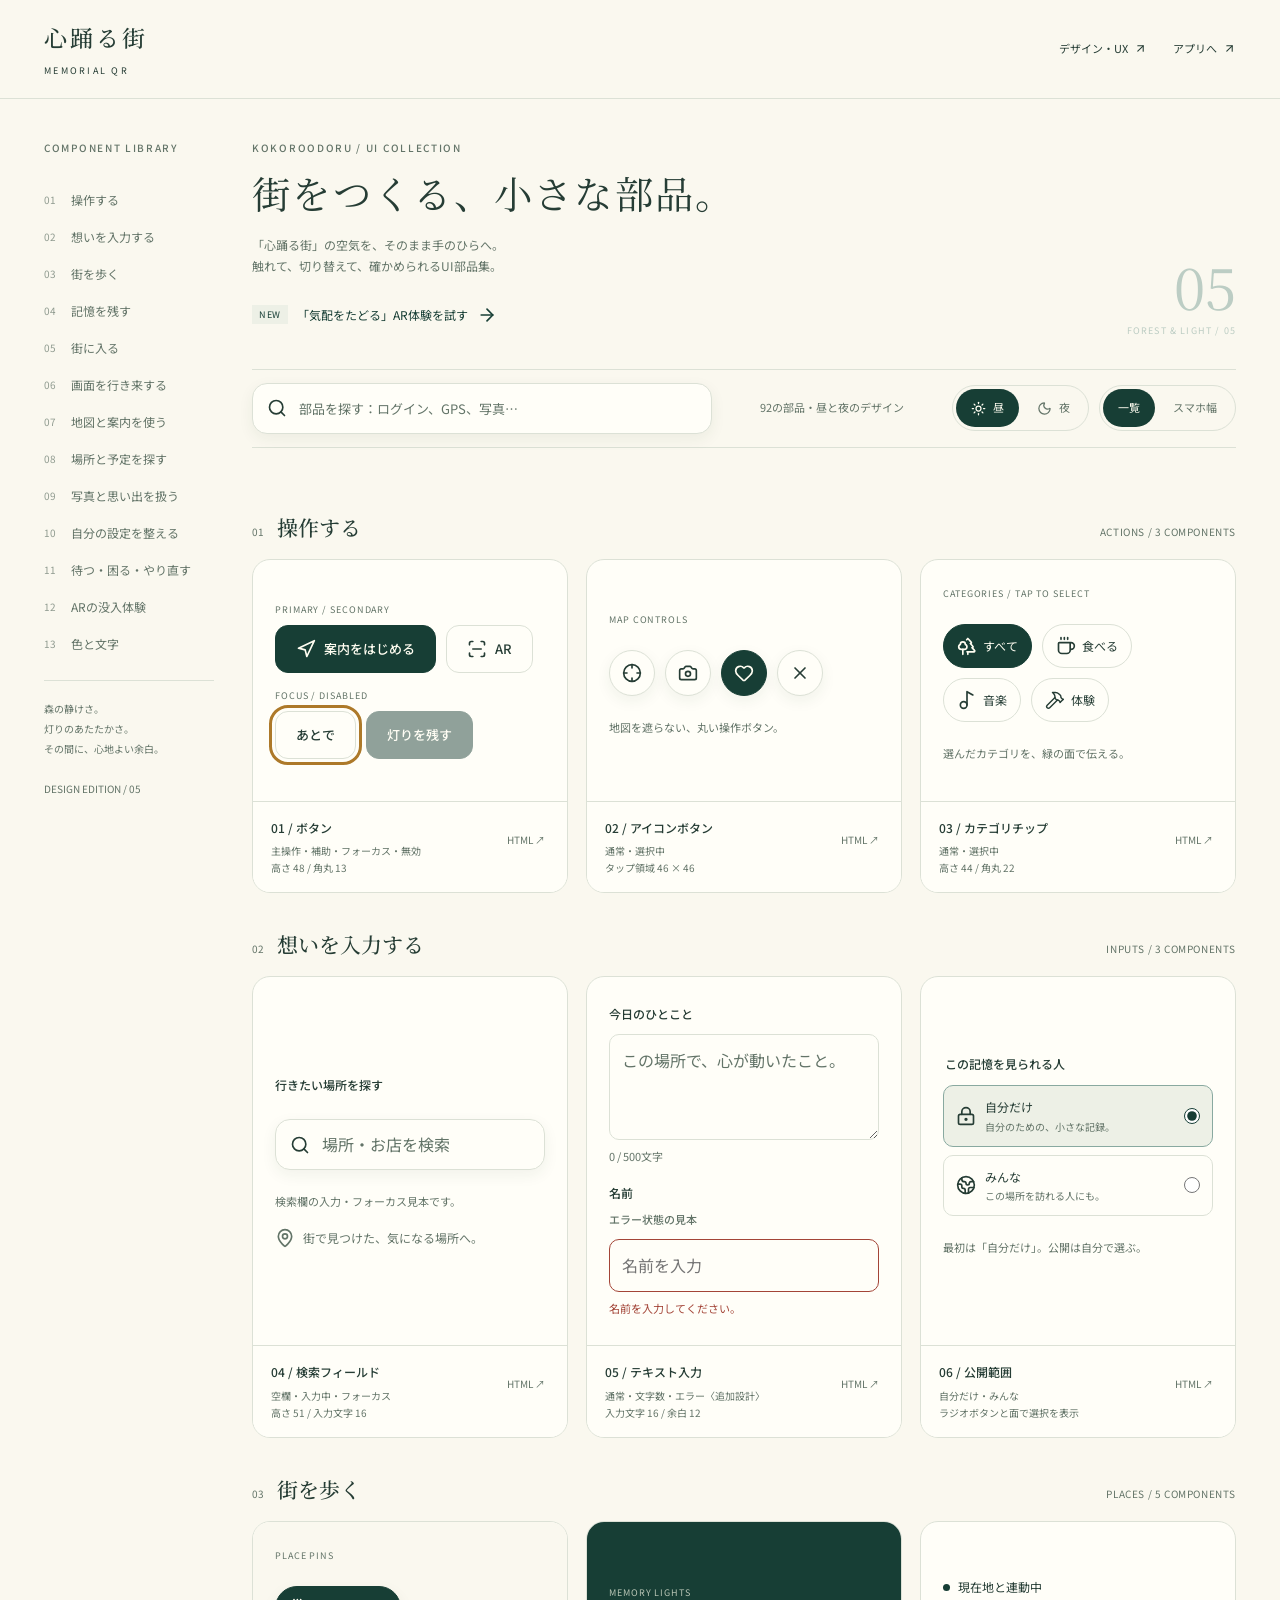
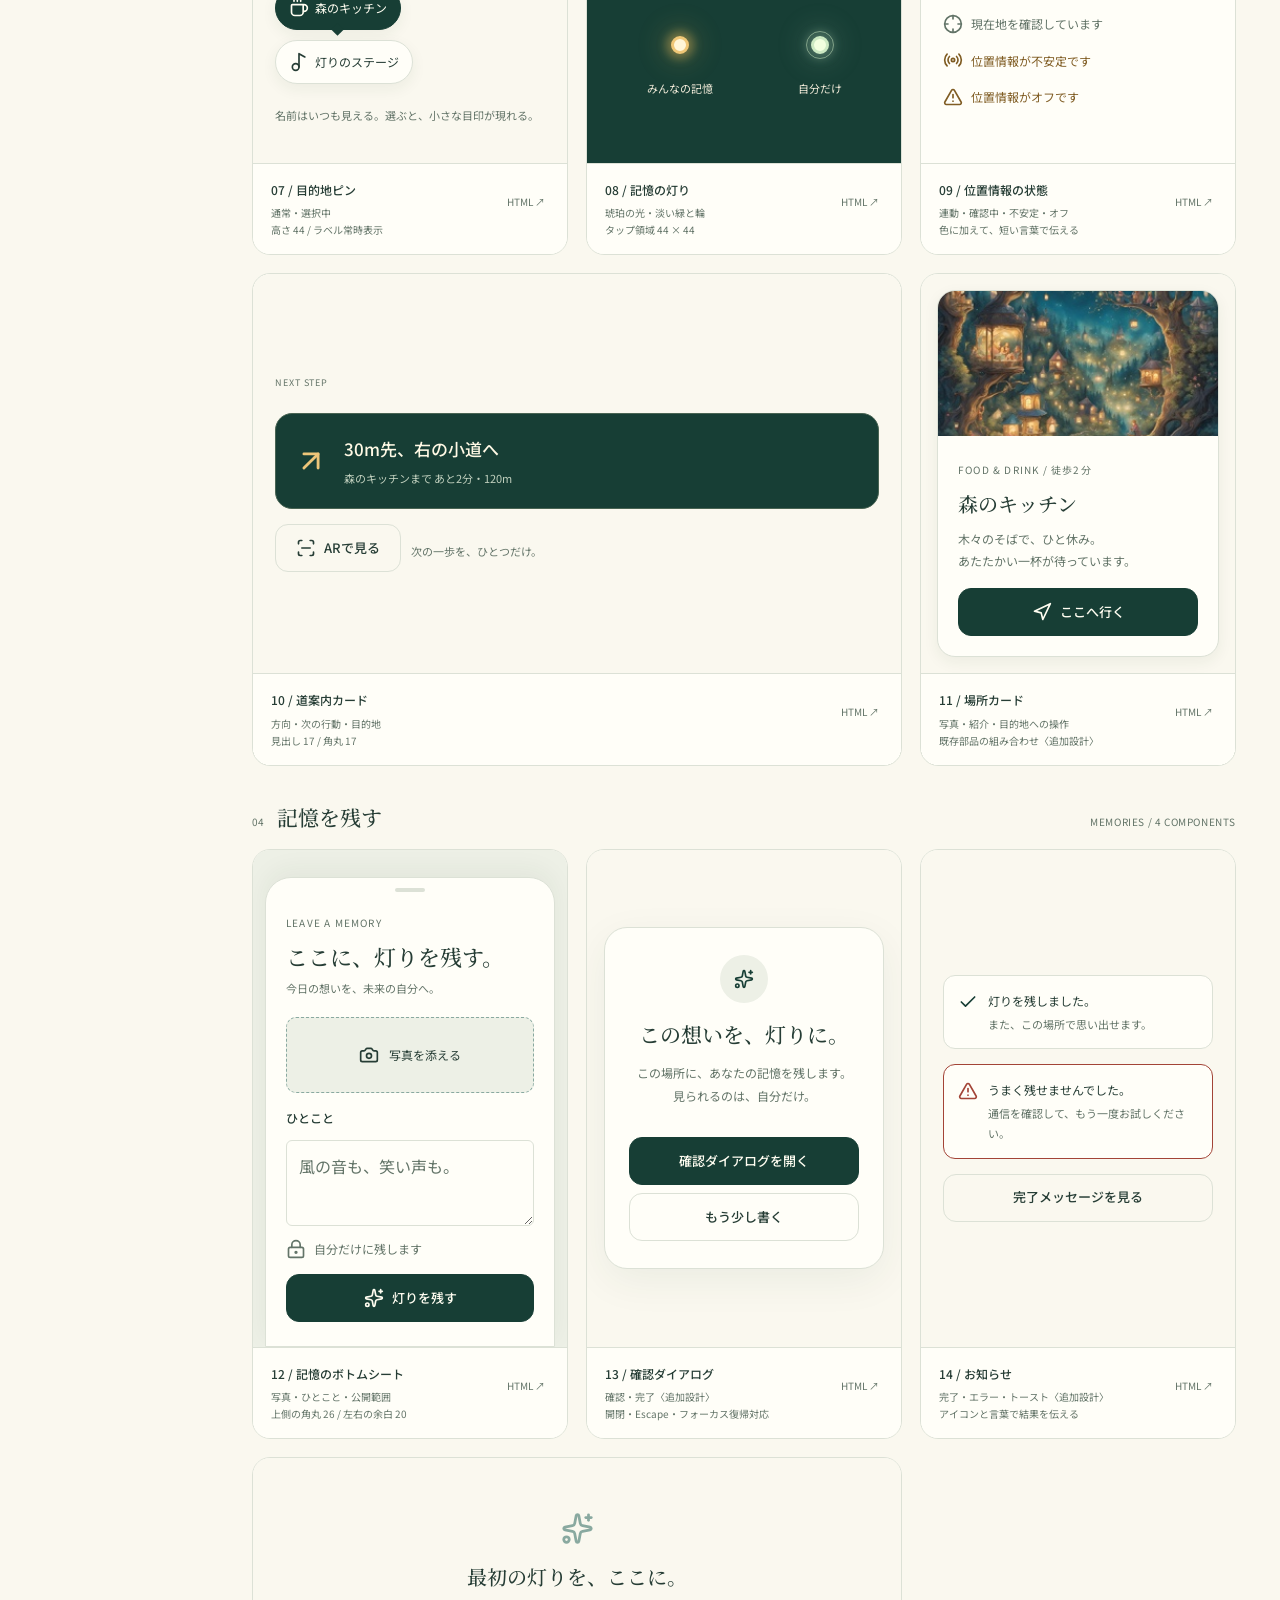
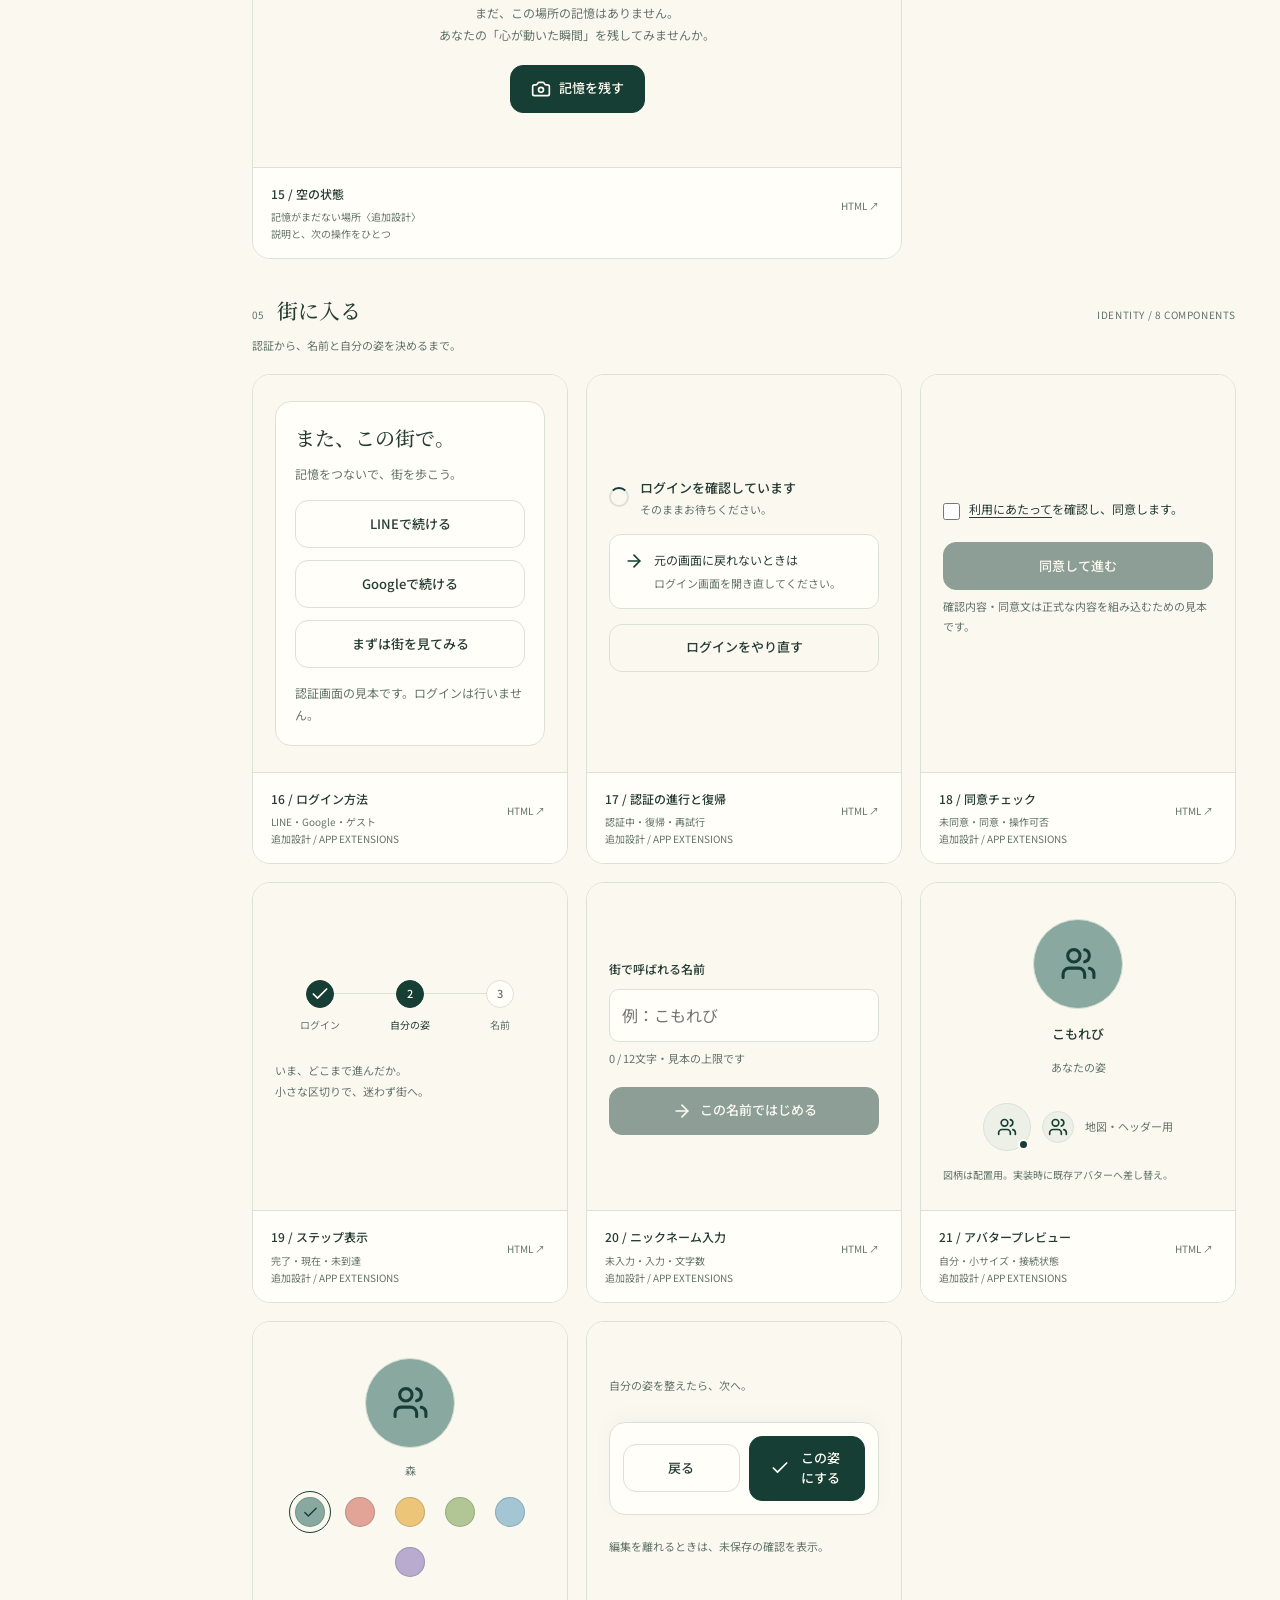
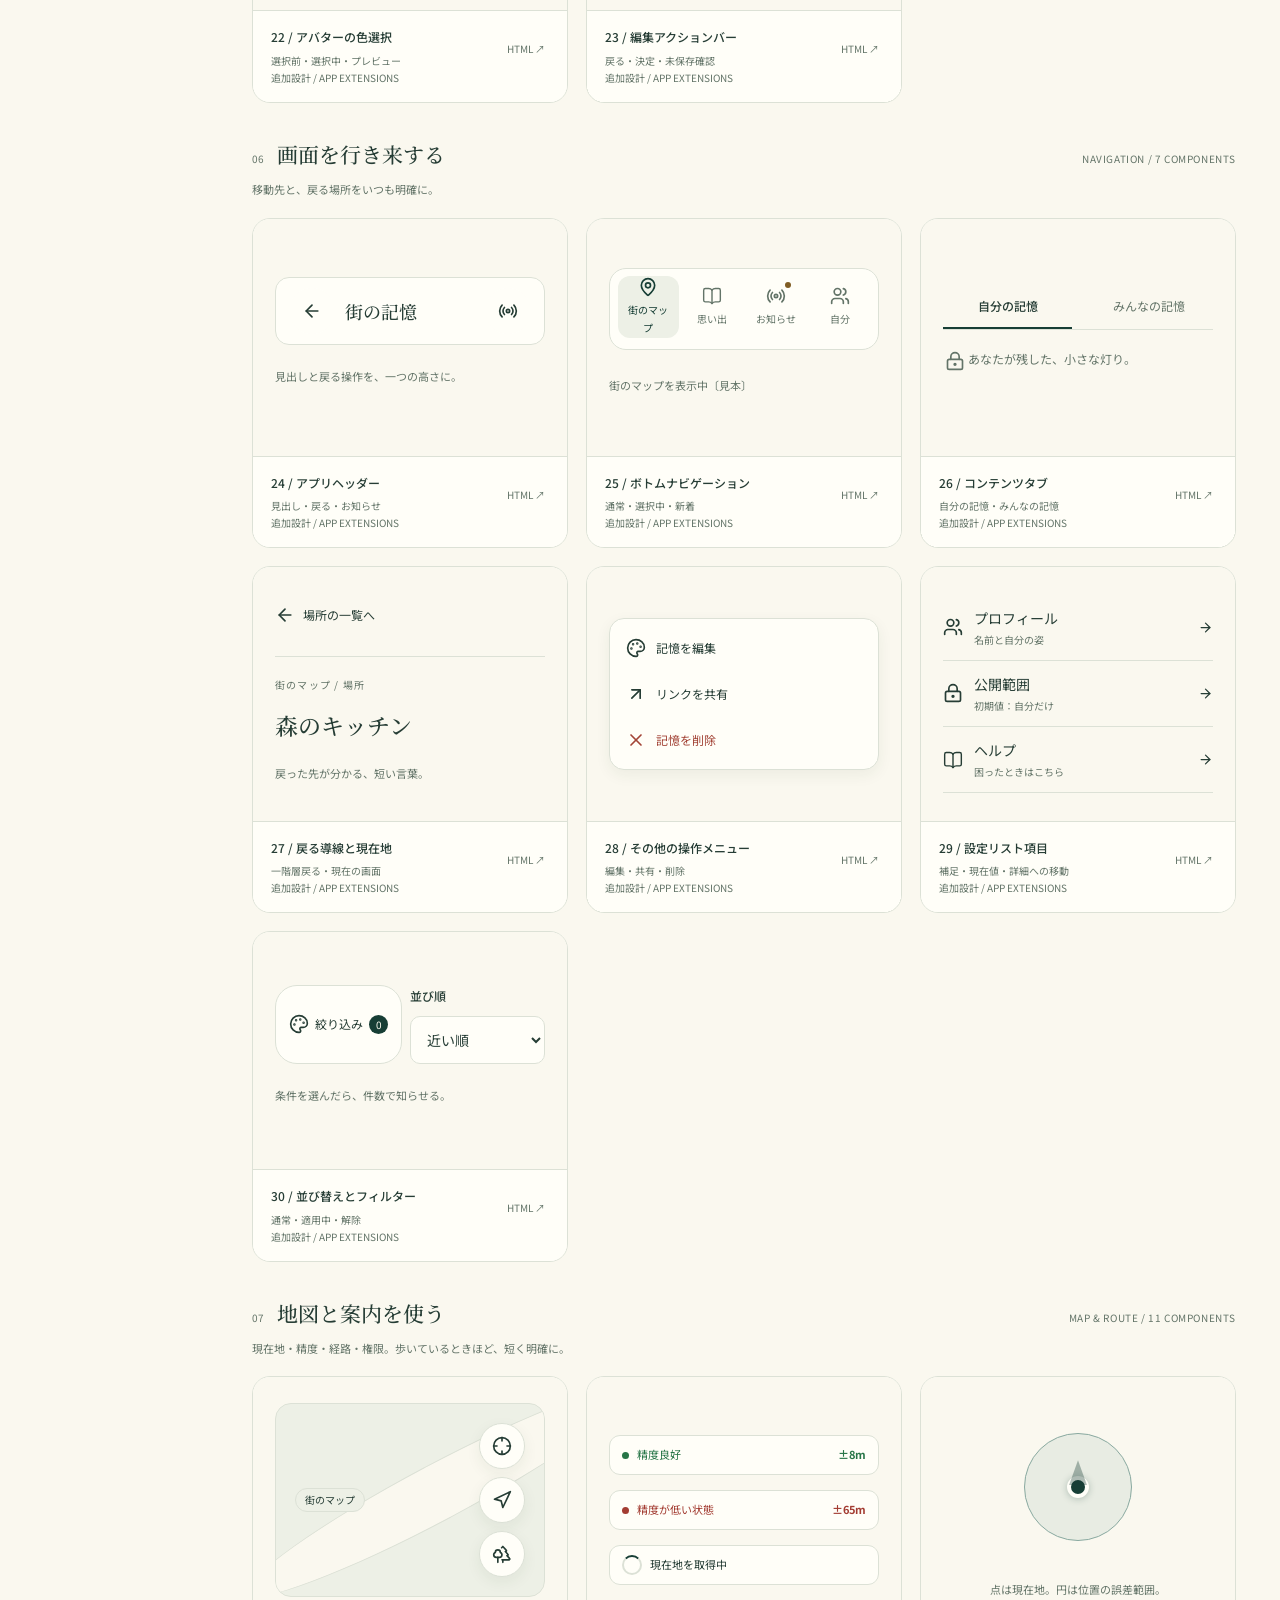
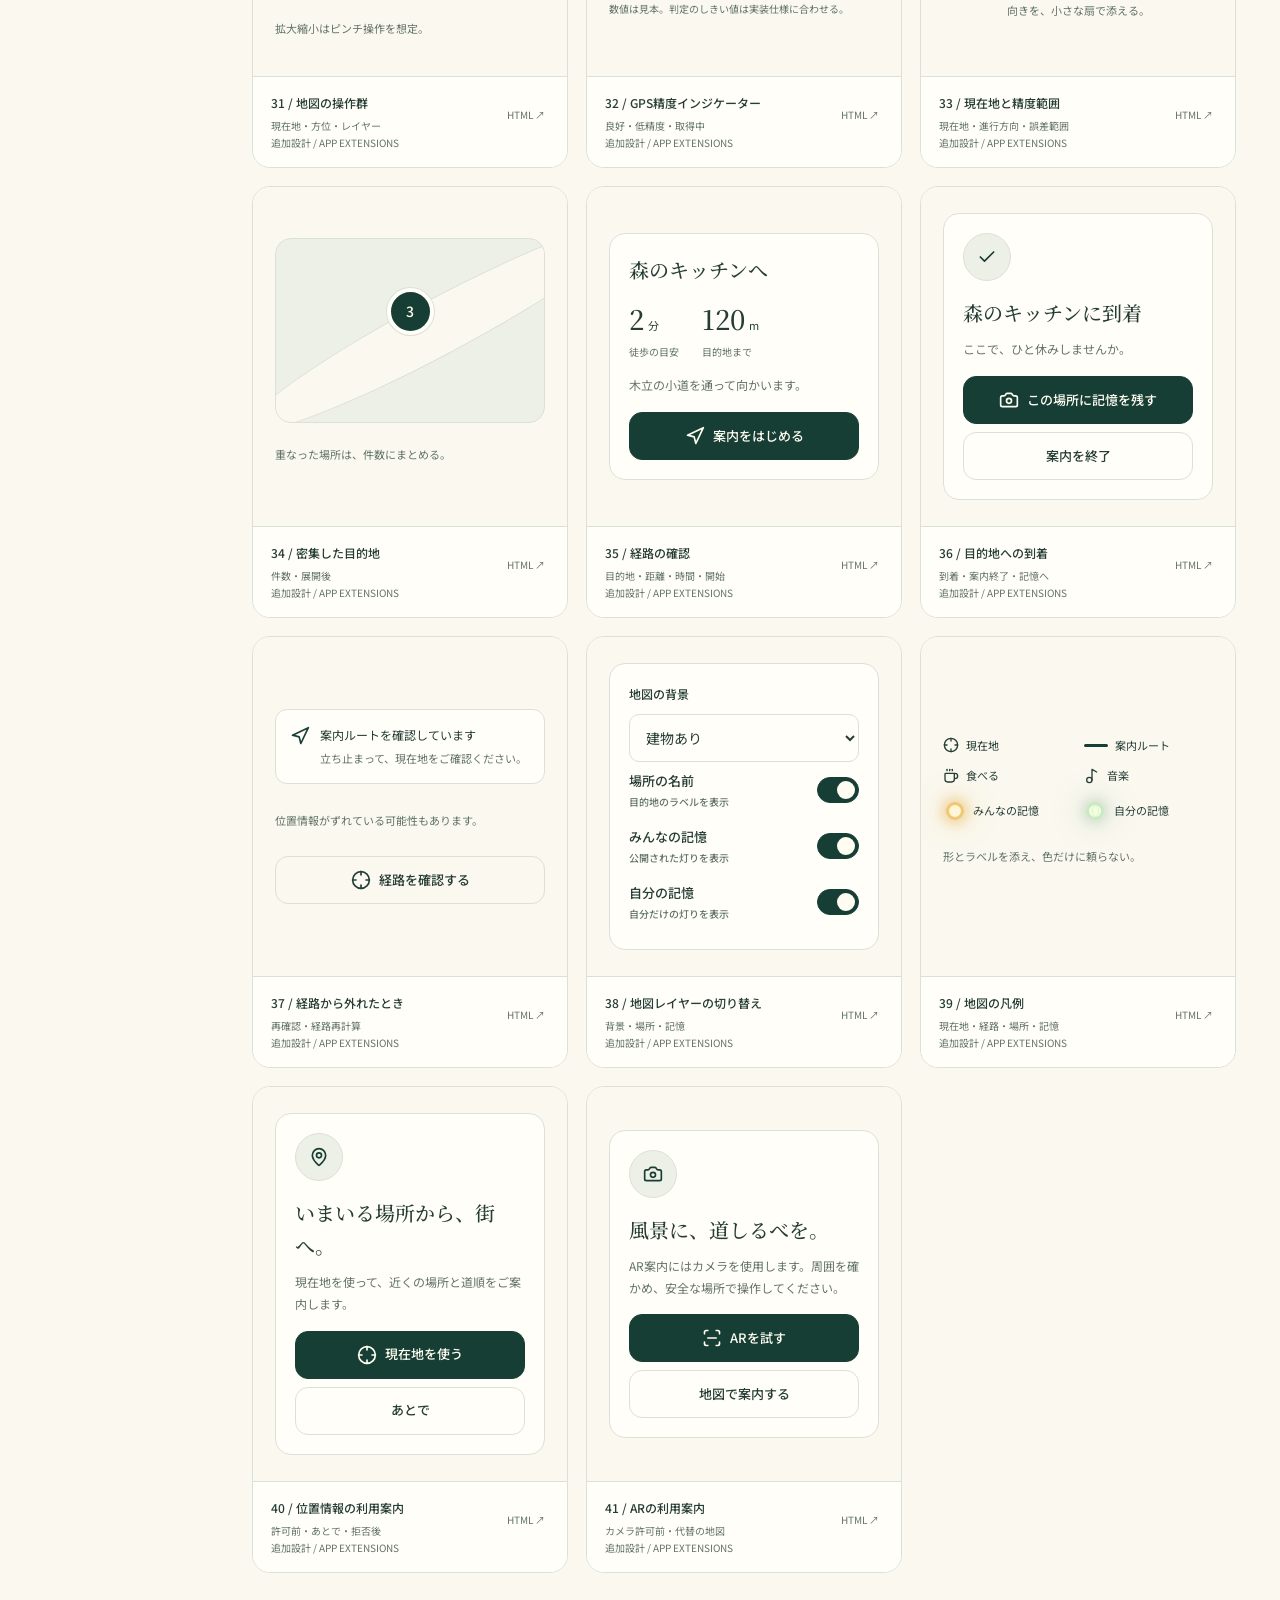
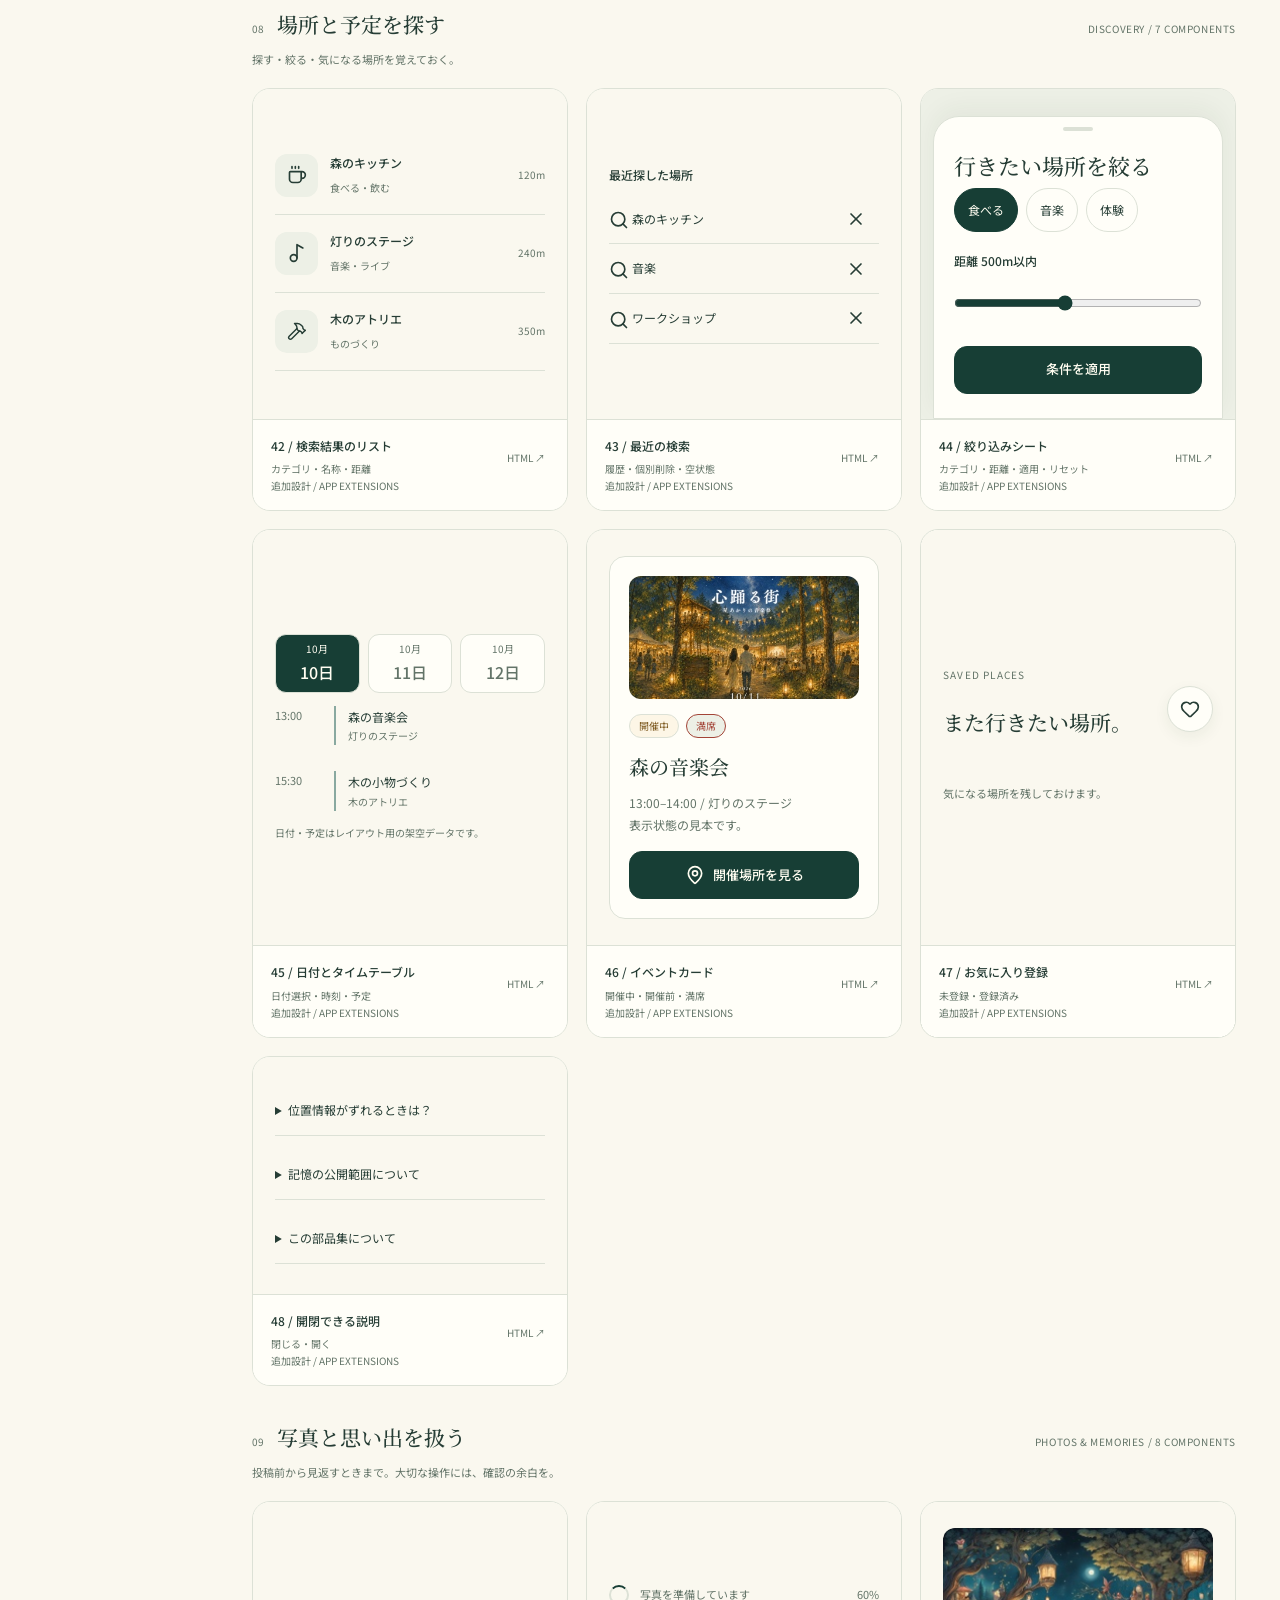
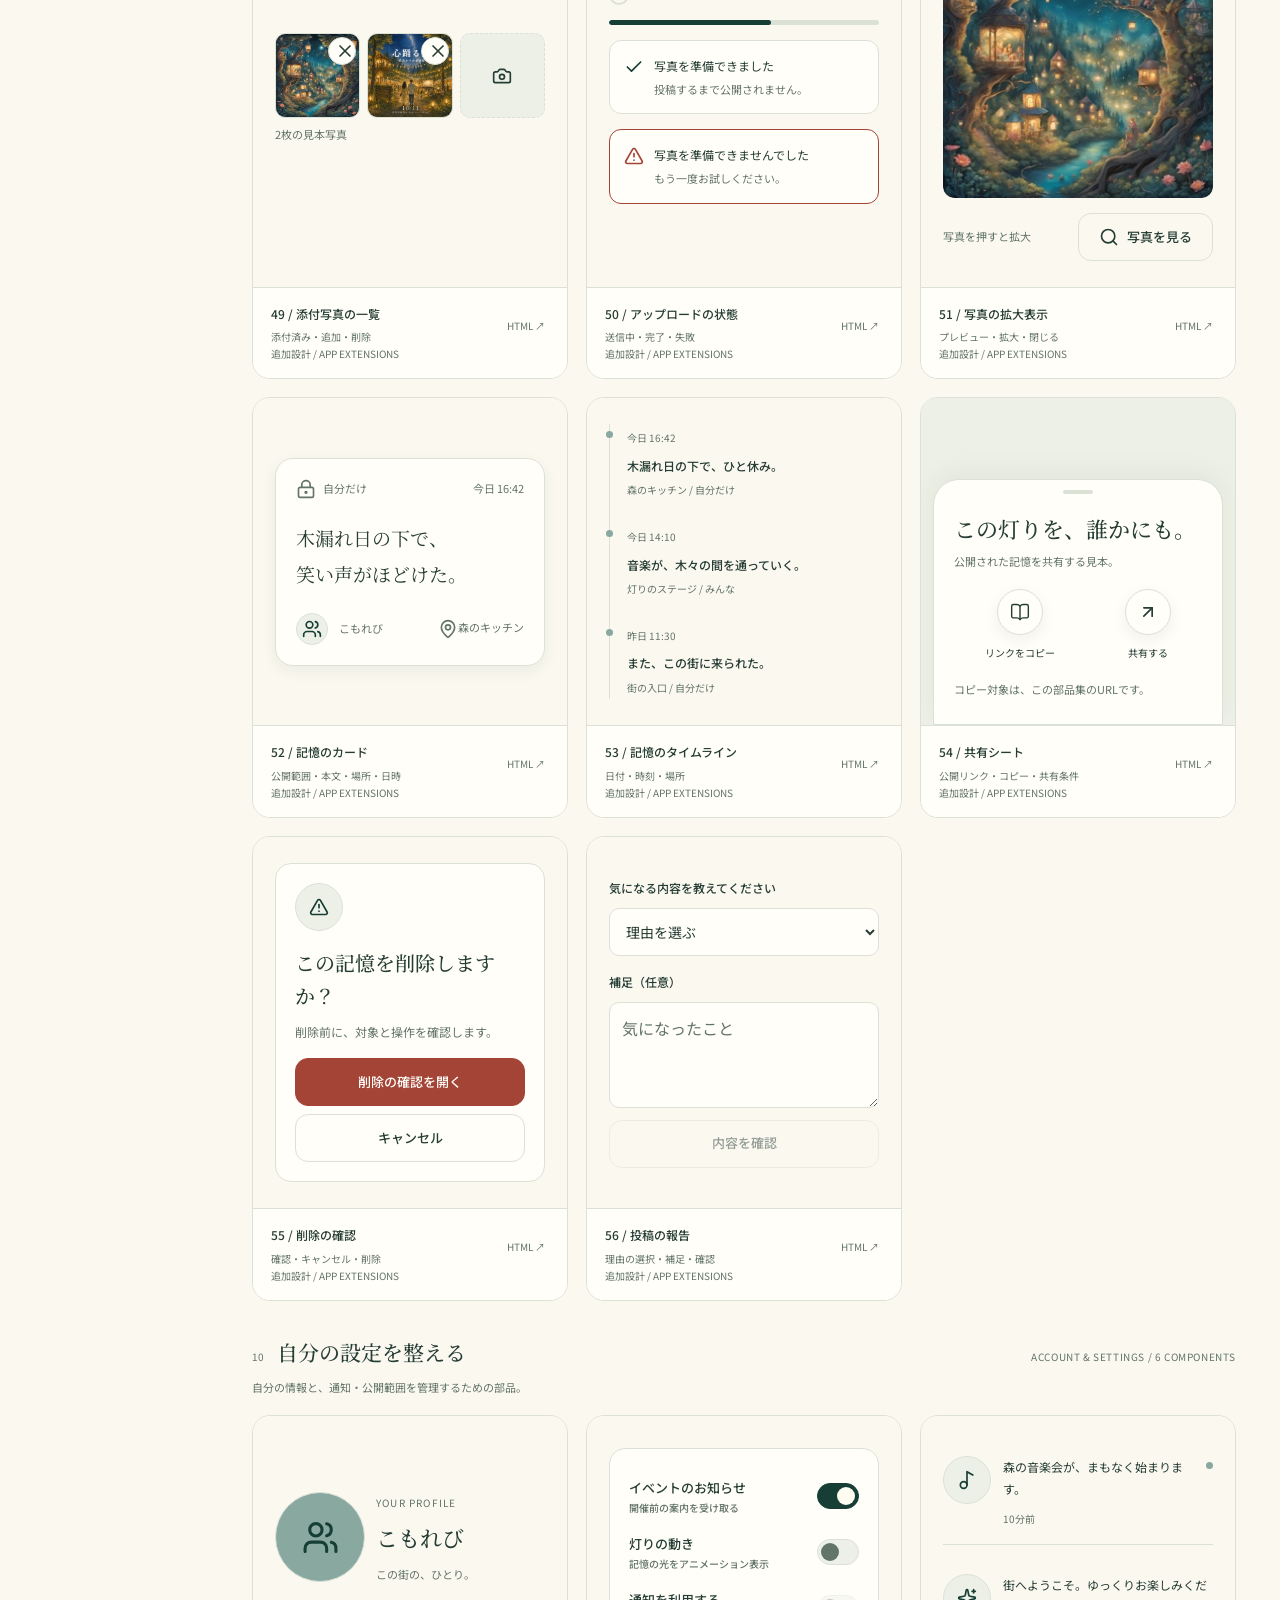
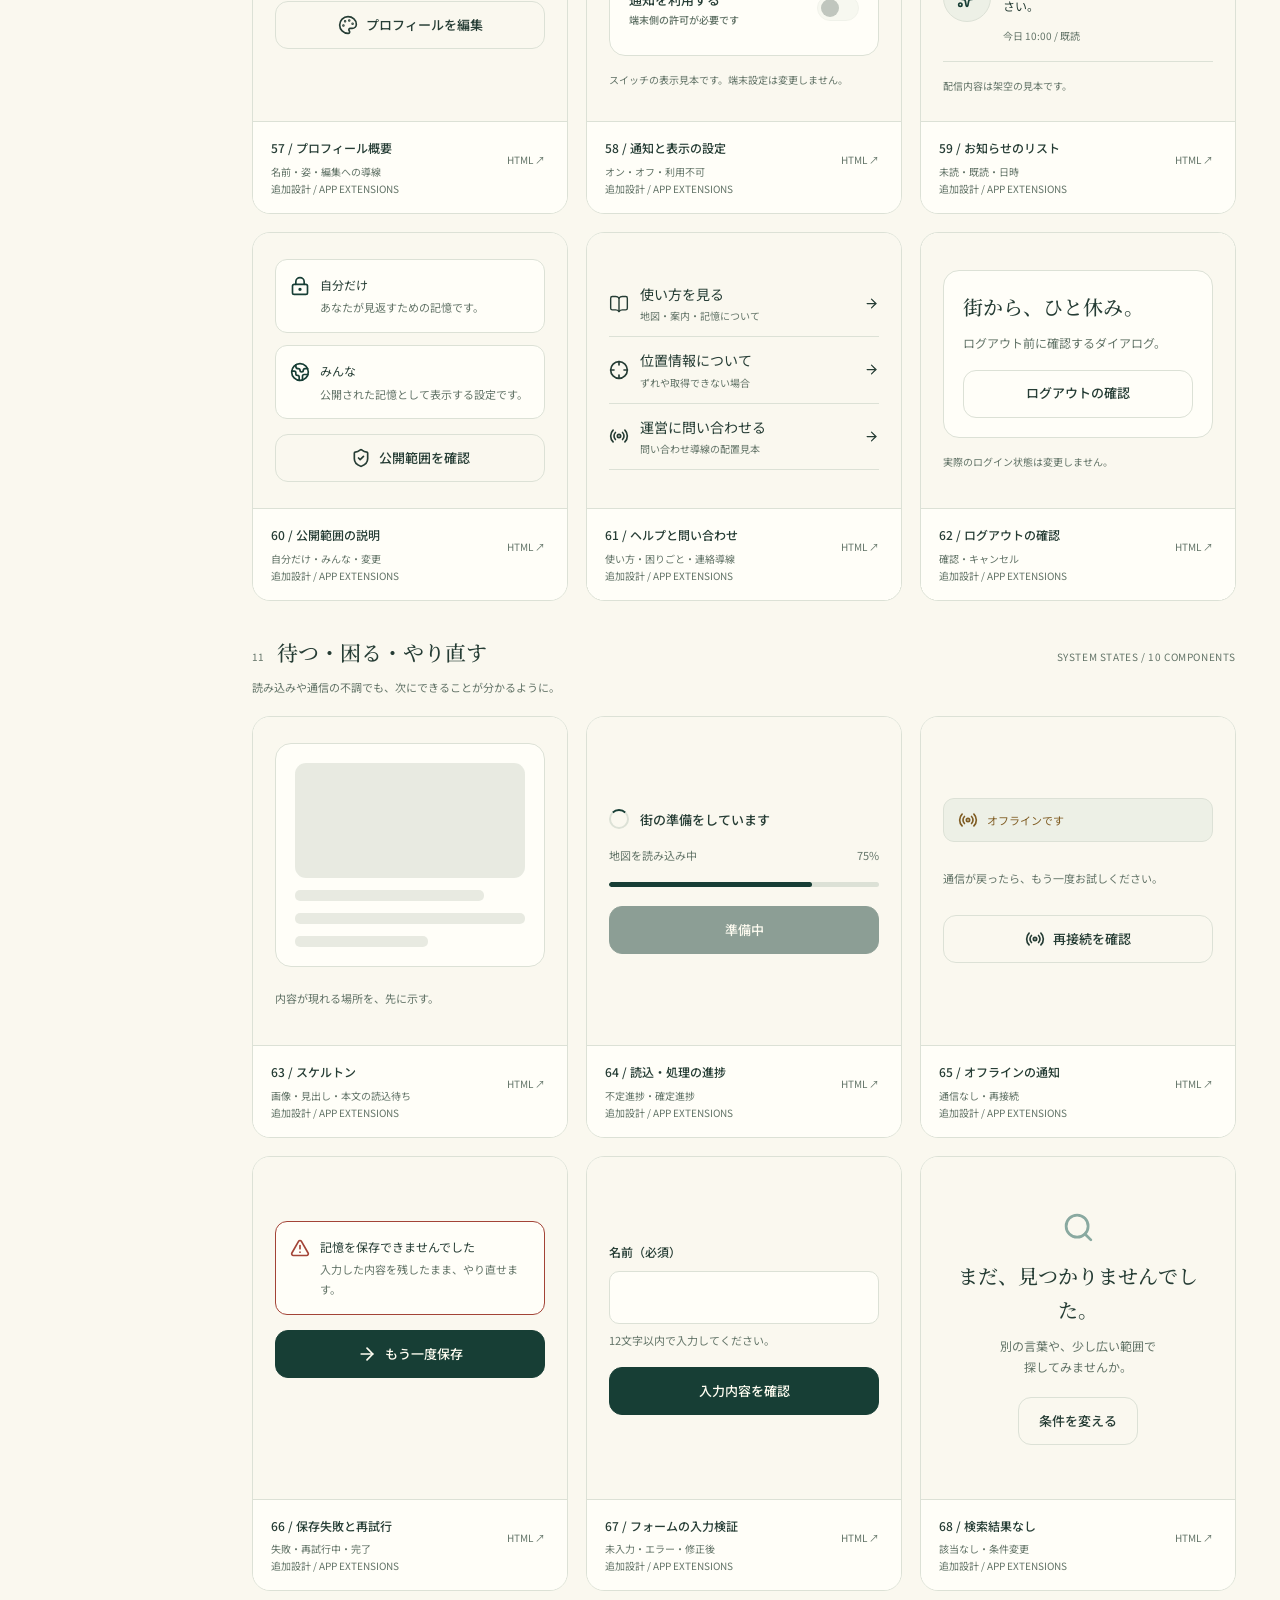
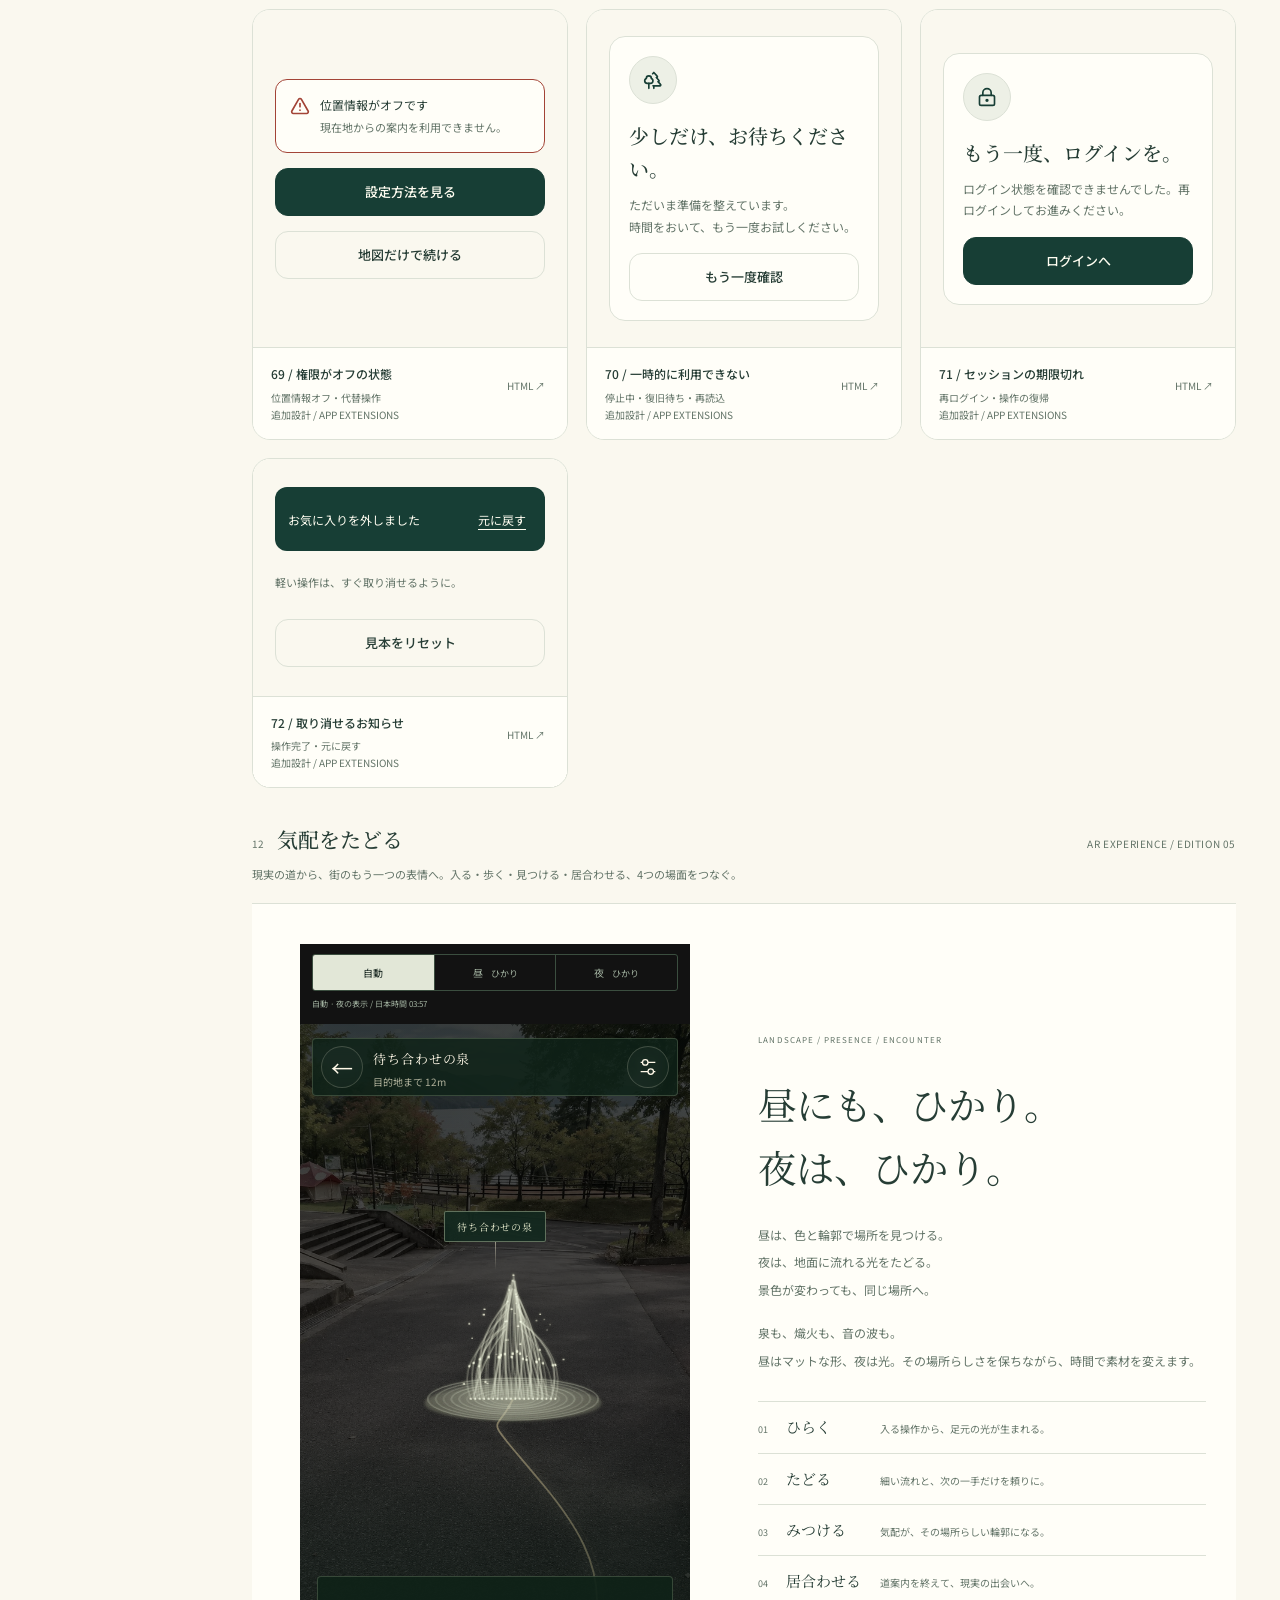
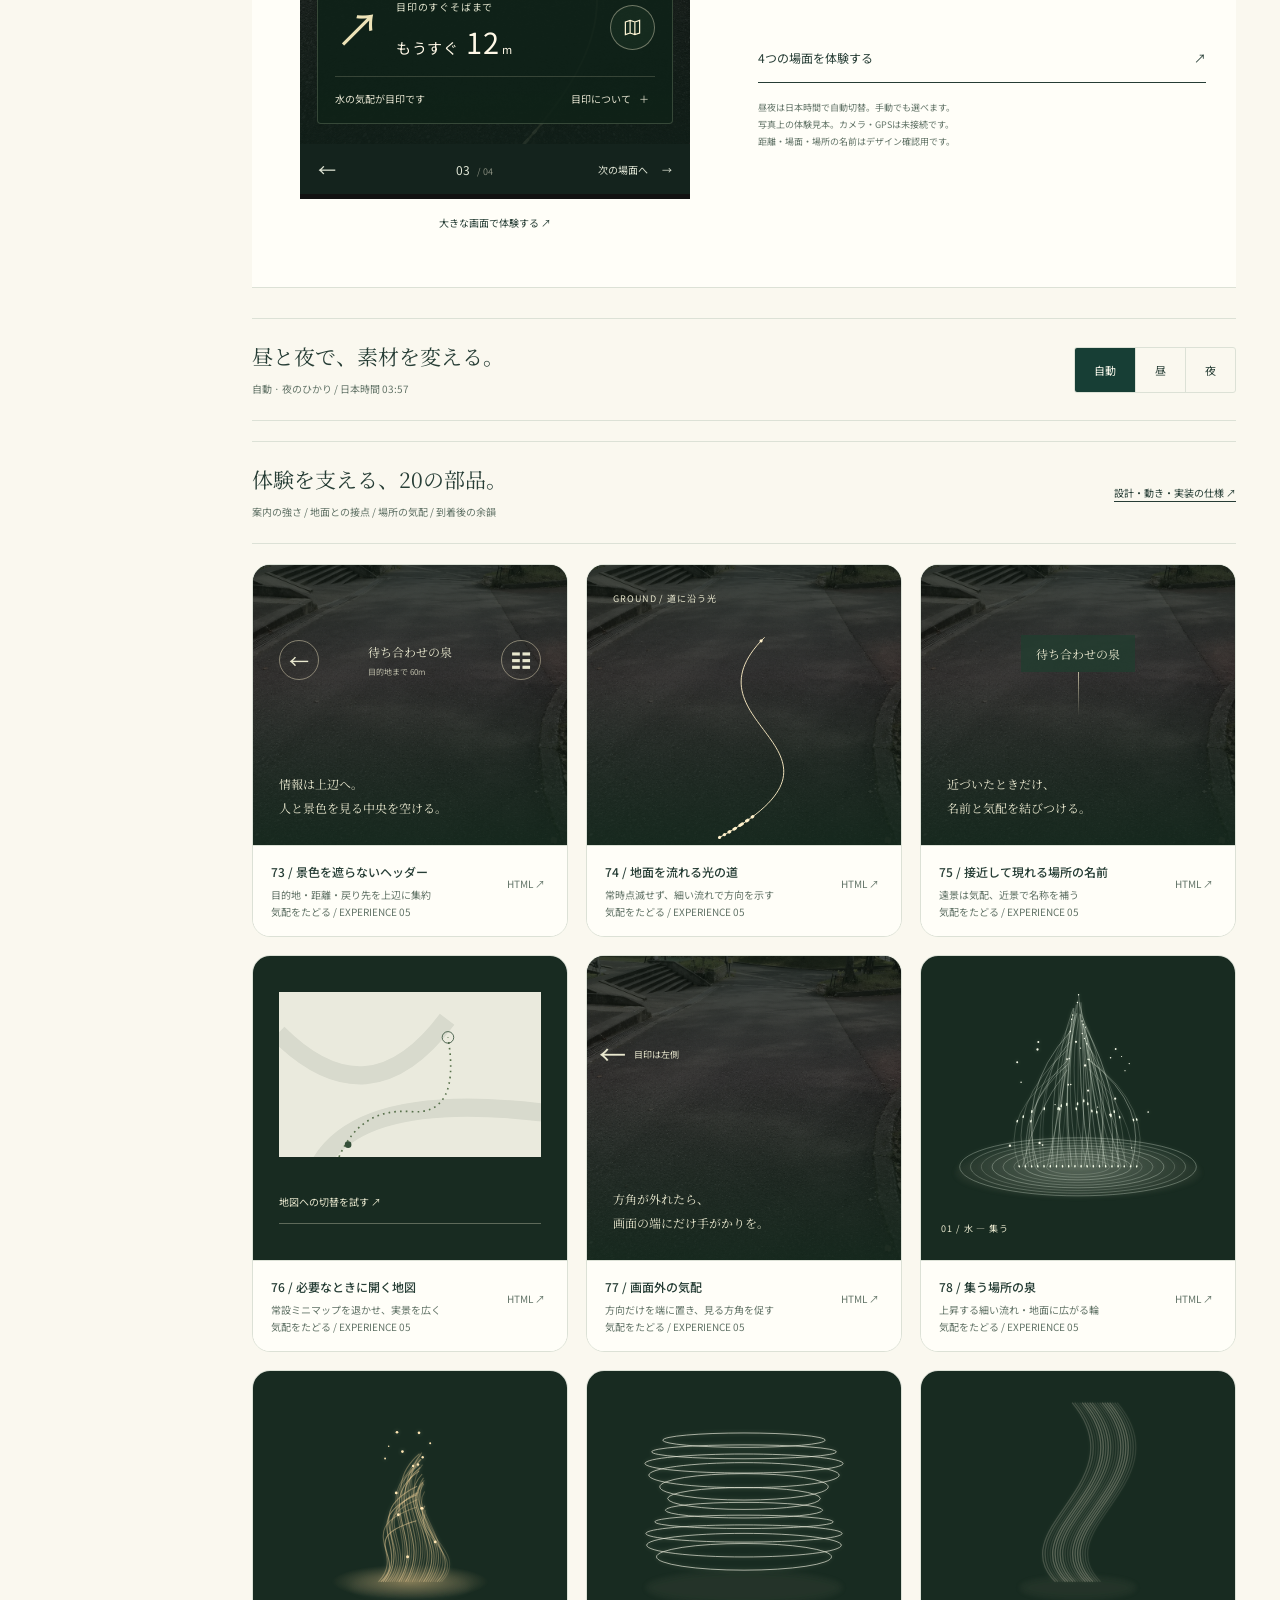
<file: components/index.html>
<!doctype html>
<html lang="ja" data-theme="day">
<head><meta charset="utf-8"><meta name="viewport" content="width=device-width,initial-scale=1"><meta name="theme-color" content="#faf8ef"><title>UI部品集 | 心踊る街</title><meta name="description" content="心踊る街のUI部品集。ログイン、アバター、地図、経路、写真、記憶、設定とエラーまで。92種類の部品を昼と夜のデザインで。"><link rel="icon" href="../favicon.svg"><link rel="stylesheet" href="./components.css"><link rel="stylesheet" href="./extended.css?v=2"><link rel="stylesheet" href="./ar-world.css?v=6.2"><link rel="stylesheet" href="./ar.css?v=5"><script src="./components.js?v=5" defer></script><script src="./extended.js?v=3" defer></script><script src="./lighting.js?v=5" defer></script><script src="./ar.js?v=6.2" defer></script></head>
<body>
<a class="skip" href="#main">部品集へスキップ</a>
<header class="site-header"><a class="brand" href="../">心踊る街<small>MEMORIAL QR</small></a><nav class="header-links" aria-label="関連ページ"><a class="reference-link" href="https://notic2025-lab.github.io/kokoroodoru-design/?fix=dialog8">デザイン・UX <svg xmlns="http://www.w3.org/2000/svg" width="20" height="20" viewBox="0 0 24 24" fill="none" stroke="currentColor" stroke-width="2" stroke-linecap="round" stroke-linejoin="round" class="lucide lucide-arrow-up-right" aria-hidden="true"><path d="M7 7h10v10"></path><path d="M7 17 17 7"></path></svg></a><a href="../">アプリへ <svg xmlns="http://www.w3.org/2000/svg" width="20" height="20" viewBox="0 0 24 24" fill="none" stroke="currentColor" stroke-width="2" stroke-linecap="round" stroke-linejoin="round" class="lucide lucide-arrow-up-right" aria-hidden="true"><path d="M7 7h10v10"></path><path d="M7 17 17 7"></path></svg></a></nav></header>
<div class="layout"><nav class="sidebar" aria-label="部品のカテゴリ"><div class="overline">COMPONENT LIBRARY</div><a href="#actions"><span>01</span>操作する</a><a href="#inputs"><span>02</span>想いを入力する</a><a href="#places"><span>03</span>街を歩く</a><a href="#overlays"><span>04</span>記憶を残す</a><a href="#identity"><span>05</span>街に入る</a><a href="#navigation"><span>06</span>画面を行き来する</a><a href="#map-tools"><span>07</span>地図と案内を使う</a><a href="#discovery"><span>08</span>場所と予定を探す</a><a href="#media"><span>09</span>写真と思い出を扱う</a><a href="#account"><span>10</span>自分の設定を整える</a><a href="#system-states"><span>11</span>待つ・困る・やり直す</a><a href="#ar-navigation"><span>12</span>ARの没入体験</a><a href="#foundations"><span>13</span>色と文字</a><p class="sidebar-note">森の静けさ。<br>灯りのあたたかさ。<br>その間に、心地よい余白。<br><br>DESIGN EDITION / 05</p></nav>
<main id="main"><div class="intro"><div><div class="overline">KOKOROODORU / UI COLLECTION</div><h1>街をつくる、小さな部品。</h1><p>「心踊る街」の空気を、そのまま手のひらへ。<br>触れて、切り替えて、確かめられるUI部品集。</p><a class="ar-jump" href="#ar-navigation"><span>NEW</span>「気配をたどる」AR体験を試す <svg xmlns="http://www.w3.org/2000/svg" width="20" height="20" viewBox="0 0 24 24" fill="none" stroke="currentColor" stroke-width="2" stroke-linecap="round" stroke-linejoin="round" class="lucide lucide-arrow-right" aria-hidden="true"><path d="M5 12h14"></path><path d="m12 5 7 7-7 7"></path></svg></a></div><div class="edition" aria-hidden="true">05<small>FOREST & LIGHT / 05</small></div></div>
<div class="toolbar"><label class="ui-search library-search" for="library-search"><svg xmlns="http://www.w3.org/2000/svg" width="20" height="20" viewBox="0 0 24 24" fill="none" stroke="currentColor" stroke-width="2" stroke-linecap="round" stroke-linejoin="round" class="lucide lucide-search" aria-hidden="true"><path d="m21 21-4.34-4.34"></path><circle cx="11" cy="11" r="8"></circle></svg><input type="search" id="library-search" placeholder="部品を探す：ログイン、GPS、写真…" aria-label="部品を検索" aria-describedby="catalog-count"></label><span class="toolbar-note"><span class="catalog-count" id="catalog-count">92の部品・昼と夜のデザイン</span></span><div class="toolbar-controls"><div class="switch-group" role="group" aria-label="カラーテーマ"><button type="button" data-theme-choice="day" aria-pressed="true"><svg xmlns="http://www.w3.org/2000/svg" width="20" height="20" viewBox="0 0 24 24" fill="none" stroke="currentColor" stroke-width="2" stroke-linecap="round" stroke-linejoin="round" class="lucide lucide-sun" aria-hidden="true"><circle cx="12" cy="12" r="4"></circle><path d="M12 2v2"></path><path d="M12 20v2"></path><path d="m4.93 4.93 1.41 1.41"></path><path d="m17.66 17.66 1.41 1.41"></path><path d="M2 12h2"></path><path d="M20 12h2"></path><path d="m6.34 17.66-1.41 1.41"></path><path d="m19.07 4.93-1.41 1.41"></path></svg>昼</button><button type="button" data-theme-choice="night" aria-pressed="false"><svg xmlns="http://www.w3.org/2000/svg" width="20" height="20" viewBox="0 0 24 24" fill="none" stroke="currentColor" stroke-width="2" stroke-linecap="round" stroke-linejoin="round" class="lucide lucide-moon" aria-hidden="true"><path d="M20.985 12.486a9 9 0 1 1-9.473-9.472c.405-.022.617.46.402.803a6 6 0 0 0 8.268 8.268c.344-.215.825-.004.803.401"></path></svg>夜</button></div><div class="switch-group" role="group" aria-label="部品集の表示幅"><button type="button" data-width="fluid" aria-pressed="true">一覧</button><button type="button" data-width="mobile" aria-pressed="false">スマホ幅</button></div></div></div>
<div class="catalog">
<section aria-labelledby="actions"><div class="section-title"><h2 id="actions"><span>01</span>操作する</h2><span>ACTIONS / 3 COMPONENTS</span></div><div class="grid">
<article class="specimen"><div class="sample"><div><p class="state">PRIMARY / SECONDARY</p><div class="row"><button class="ui-button" data-feedback="案内ボタンのデザイン見本です"><svg xmlns="http://www.w3.org/2000/svg" width="20" height="20" viewBox="0 0 24 24" fill="none" stroke="currentColor" stroke-width="2" stroke-linecap="round" stroke-linejoin="round" class="lucide lucide-navigation" aria-hidden="true"><polygon points="3 11 22 2 13 21 11 13 3 11"></polygon></svg>案内をはじめる</button><button class="ui-button secondary" data-feedback="ARボタンのデザイン見本です"><svg xmlns="http://www.w3.org/2000/svg" width="20" height="20" viewBox="0 0 24 24" fill="none" stroke="currentColor" stroke-width="2" stroke-linecap="round" stroke-linejoin="round" class="lucide lucide-scan-line" aria-hidden="true"><path d="M3 7V5a2 2 0 0 1 2-2h2"></path><path d="M17 3h2a2 2 0 0 1 2 2v2"></path><path d="M21 17v2a2 2 0 0 1-2 2h-2"></path><path d="M7 21H5a2 2 0 0 1-2-2v-2"></path><path d="M7 12h10"></path></svg>AR</button></div></div><div><p class="state">FOCUS / DISABLED</p><div class="row"><button class="ui-button secondary is-focus" data-feedback="キーボード操作時のフォーカスです">あとで</button><button class="ui-button" disabled>灯りを残す</button></div></div></div><div class="spec-meta"><div><h3>01 / ボタン</h3><p>主操作・補助・フォーカス・無効<br>高さ 48 / 角丸 13</p></div><button class="copy" aria-label="ボタンのHTMLをコピー">HTML ↗</button></div></article>
<article class="specimen"><div class="sample"><p class="state">MAP CONTROLS</p><div class="row"><button class="ui-icon" aria-label="現在地の見本" data-feedback="現在地ボタンのデザイン見本です"><svg xmlns="http://www.w3.org/2000/svg" width="20" height="20" viewBox="0 0 24 24" fill="none" stroke="currentColor" stroke-width="2" stroke-linecap="round" stroke-linejoin="round" class="lucide lucide-crosshair" aria-hidden="true"><circle cx="12" cy="12" r="10"></circle><line x1="22" x2="18" y1="12" y2="12"></line><line x1="6" x2="2" y1="12" y2="12"></line><line x1="12" x2="12" y1="6" y2="2"></line><line x1="12" x2="12" y1="22" y2="18"></line></svg></button><button class="ui-icon" aria-label="記憶を残す見本" data-feedback="撮影ボタンのデザイン見本です"><svg xmlns="http://www.w3.org/2000/svg" width="20" height="20" viewBox="0 0 24 24" fill="none" stroke="currentColor" stroke-width="2" stroke-linecap="round" stroke-linejoin="round" class="lucide lucide-camera" aria-hidden="true"><path d="M13.997 4a2 2 0 0 1 1.76 1.05l.486.9A2 2 0 0 0 18.003 7H20a2 2 0 0 1 2 2v9a2 2 0 0 1-2 2H4a2 2 0 0 1-2-2V9a2 2 0 0 1 2-2h1.997a2 2 0 0 0 1.759-1.048l.489-.904A2 2 0 0 1 10.004 4z"></path><circle cx="12" cy="13" r="3"></circle></svg></button><button class="ui-icon" aria-label="お気に入り" aria-pressed="true" data-toggle><svg xmlns="http://www.w3.org/2000/svg" width="20" height="20" viewBox="0 0 24 24" fill="none" stroke="currentColor" stroke-width="2" stroke-linecap="round" stroke-linejoin="round" class="lucide lucide-heart" aria-hidden="true"><path d="M2 9.5a5.5 5.5 0 0 1 9.591-3.676.56.56 0 0 0 .818 0A5.49 5.49 0 0 1 22 9.5c0 2.29-1.5 4-3 5.5l-5.492 5.313a2 2 0 0 1-3 .019L5 15c-1.5-1.5-3-3.2-3-5.5"></path></svg></button><button class="ui-icon" aria-label="閉じる見本" data-feedback="閉じるボタンのデザイン見本です"><svg xmlns="http://www.w3.org/2000/svg" width="20" height="20" viewBox="0 0 24 24" fill="none" stroke="currentColor" stroke-width="2" stroke-linecap="round" stroke-linejoin="round" class="lucide lucide-x" aria-hidden="true"><path d="M18 6 6 18"></path><path d="m6 6 12 12"></path></svg></button></div><p class="ui-help">地図を遮らない、丸い操作ボタン。</p></div><div class="spec-meta"><div><h3>02 / アイコンボタン</h3><p>通常・選択中<br>タップ領域 46 × 46</p></div><button class="copy" aria-label="アイコンボタンのHTMLをコピー">HTML ↗</button></div></article>
<article class="specimen"><div class="sample"><p class="state">CATEGORIES / TAP TO SELECT</p><div class="row" role="group" aria-label="カテゴリ見本"><button class="ui-chip" aria-pressed="true" data-category><svg xmlns="http://www.w3.org/2000/svg" width="20" height="20" viewBox="0 0 24 24" fill="none" stroke="currentColor" stroke-width="2" stroke-linecap="round" stroke-linejoin="round" class="lucide lucide-trees" aria-hidden="true"><path d="M10 10v.2A3 3 0 0 1 8.9 16H5a3 3 0 0 1-1-5.8V10a3 3 0 0 1 6 0Z"></path><path d="M7 16v6"></path><path d="M13 19v3"></path><path d="M12 19h8.3a1 1 0 0 0 .7-1.7L18 14h.3a1 1 0 0 0 .7-1.7L16 9h.2a1 1 0 0 0 .8-1.7L13 3l-1.4 1.5"></path></svg>すべて</button><button class="ui-chip" aria-pressed="false" data-category><svg xmlns="http://www.w3.org/2000/svg" width="20" height="20" viewBox="0 0 24 24" fill="none" stroke="currentColor" stroke-width="2" stroke-linecap="round" stroke-linejoin="round" class="lucide lucide-coffee" aria-hidden="true"><path d="M10 2v2"></path><path d="M14 2v2"></path><path d="M16 8a1 1 0 0 1 1 1v8a4 4 0 0 1-4 4H7a4 4 0 0 1-4-4V9a1 1 0 0 1 1-1h14a4 4 0 1 1 0 8h-1"></path><path d="M6 2v2"></path></svg>食べる</button><button class="ui-chip" aria-pressed="false" data-category><svg xmlns="http://www.w3.org/2000/svg" width="20" height="20" viewBox="0 0 24 24" fill="none" stroke="currentColor" stroke-width="2" stroke-linecap="round" stroke-linejoin="round" class="lucide lucide-music-2" aria-hidden="true"><circle cx="8" cy="18" r="4"></circle><path d="M12 18V2l7 4"></path></svg>音楽</button><button class="ui-chip" aria-pressed="false" data-category><svg xmlns="http://www.w3.org/2000/svg" width="20" height="20" viewBox="0 0 24 24" fill="none" stroke="currentColor" stroke-width="1.7" stroke-linecap="round" stroke-linejoin="round" class="lucide lucide-hammer" aria-hidden="true"><path d="m15 12-9.373 9.373a1 1 0 0 1-3.001-3L12 9"></path><path d="m18 15 4-4"></path><path d="m21.5 11.5-1.914-1.914A2 2 0 0 1 19 8.172v-.344a2 2 0 0 0-.586-1.414l-1.657-1.657A6 6 0 0 0 12.516 3H9l1.243 1.243A6 6 0 0 1 12 8.485V10l2 2h1.172a2 2 0 0 1 1.414.586L18.5 14.5"></path></svg>体験</button></div><p class="ui-help">選んだカテゴリを、緑の面で伝える。</p></div><div class="spec-meta"><div><h3>03 / カテゴリチップ</h3><p>通常・選択中<br>高さ 44 / 角丸 22</p></div><button class="copy" aria-label="カテゴリチップのHTMLをコピー">HTML ↗</button></div></article>
</div></section>
<section aria-labelledby="inputs"><div class="section-title"><h2 id="inputs"><span>02</span>想いを入力する</h2><span>INPUTS / 3 COMPONENTS</span></div><div class="grid">
<article class="specimen"><div class="sample"><label class="ui-label" for="place-search">行きたい場所を探す</label><div class="ui-search"><svg xmlns="http://www.w3.org/2000/svg" width="20" height="20" viewBox="0 0 24 24" fill="none" stroke="currentColor" stroke-width="2" stroke-linecap="round" stroke-linejoin="round" class="lucide lucide-search" aria-hidden="true"><path d="m21 21-4.34-4.34"></path><circle cx="11" cy="11" r="8"></circle></svg><input id="place-search" type="search" placeholder="場所・お店を検索" autocomplete="off" aria-describedby="search-help"></div><span class="ui-help" id="search-help">検索欄の入力・フォーカス見本です。</span><div class="ui-location"><svg xmlns="http://www.w3.org/2000/svg" width="20" height="20" viewBox="0 0 24 24" fill="none" stroke="currentColor" stroke-width="2" stroke-linecap="round" stroke-linejoin="round" class="lucide lucide-map-pin" aria-hidden="true"><path d="M20 10c0 4.993-5.539 10.193-7.399 11.799a1 1 0 0 1-1.202 0C9.539 20.193 4 14.993 4 10a8 8 0 0 1 16 0"></path><circle cx="12" cy="10" r="3"></circle></svg>街で見つけた、気になる場所へ。</div></div><div class="spec-meta"><div><h3>04 / 検索フィールド</h3><p>空欄・入力中・フォーカス<br>高さ 51 / 入力文字 16</p></div><button class="copy" aria-label="検索フィールドのHTMLをコピー">HTML ↗</button></div></article>
<article class="specimen"><div class="sample"><div><label class="ui-label" for="memory-text">今日のひとこと</label><textarea id="memory-text" class="ui-textarea" maxlength="500" placeholder="この場所で、心が動いたこと。" aria-describedby="memory-count"></textarea><span class="ui-help" id="memory-count">0 / 500文字</span></div><div><label class="ui-label" for="name-error">名前 <span class="ui-help">エラー状態の見本</span></label><input class="ui-input" id="name-error" value="" placeholder="名前を入力" aria-invalid="true" aria-describedby="name-help"><span class="ui-help ui-error" id="name-help">名前を入力してください。</span></div></div><div class="spec-meta"><div><h3>05 / テキスト入力</h3><p>通常・文字数・エラー〈追加設計〉<br>入力文字 16 / 余白 12</p></div><button class="copy" aria-label="テキスト入力のHTMLをコピー">HTML ↗</button></div></article>
<article class="specimen"><div class="sample"><fieldset class="ui-privacy"><legend>この記憶を見られる人</legend><label class="ui-option"><svg xmlns="http://www.w3.org/2000/svg" width="20" height="20" viewBox="0 0 24 24" fill="none" stroke="currentColor" stroke-width="2" stroke-linecap="round" stroke-linejoin="round" class="lucide lucide-lock-keyhole firefly-private-key" aria-hidden="true"><circle cx="12" cy="16" r="1"></circle><rect x="3" y="10" width="18" height="12" rx="2"></rect><path d="M7 10V7a5 5 0 0 1 10 0v3"></path></svg><span>自分だけ<small>自分のための、小さな記録。</small></span><input type="radio" name="privacy" value="private" checked></label><label class="ui-option"><svg xmlns="http://www.w3.org/2000/svg" width="20" height="20" viewBox="0 0 24 24" fill="none" stroke="currentColor" stroke-width="2" stroke-linecap="round" stroke-linejoin="round" class="lucide lucide-earth lucide-globe-2" aria-hidden="true"><path d="M21.54 15H17a2 2 0 0 0-2 2v4.54"></path><path d="M7 3.34V5a3 3 0 0 0 3 3a2 2 0 0 1 2 2c0 1.1.9 2 2 2a2 2 0 0 0 2-2c0-1.1.9-2 2-2h3.17"></path><path d="M11 21.95V18a2 2 0 0 0-2-2a2 2 0 0 1-2-2v-1a2 2 0 0 0-2-2H2.05"></path><circle cx="12" cy="12" r="10"></circle></svg><span>みんな<small>この場所を訪れる人にも。</small></span><input type="radio" name="privacy" value="public"></label></fieldset><p class="ui-help">最初は「自分だけ」。公開は自分で選ぶ。</p></div><div class="spec-meta"><div><h3>06 / 公開範囲</h3><p>自分だけ・みんな<br>ラジオボタンと面で選択を表示</p></div><button class="copy" aria-label="公開範囲のHTMLをコピー">HTML ↗</button></div></article>
</div></section>
<section aria-labelledby="places"><div class="section-title"><h2 id="places"><span>03</span>街を歩く</h2><span>PLACES / 5 COMPONENTS</span></div><div class="grid">
<article class="specimen"><div class="sample plain"><p class="state">PLACE PINS</p><div class="row" role="group" aria-label="場所のピン見本"><button class="ui-pin" aria-pressed="true" data-pin><svg xmlns="http://www.w3.org/2000/svg" width="20" height="20" viewBox="0 0 24 24" fill="none" stroke="currentColor" stroke-width="2" stroke-linecap="round" stroke-linejoin="round" class="lucide lucide-coffee" aria-hidden="true"><path d="M10 2v2"></path><path d="M14 2v2"></path><path d="M16 8a1 1 0 0 1 1 1v8a4 4 0 0 1-4 4H7a4 4 0 0 1-4-4V9a1 1 0 0 1 1-1h14a4 4 0 1 1 0 8h-1"></path><path d="M6 2v2"></path></svg>森のキッチン</button><button class="ui-pin" aria-pressed="false" data-pin><svg xmlns="http://www.w3.org/2000/svg" width="20" height="20" viewBox="0 0 24 24" fill="none" stroke="currentColor" stroke-width="2" stroke-linecap="round" stroke-linejoin="round" class="lucide lucide-music-2" aria-hidden="true"><circle cx="8" cy="18" r="4"></circle><path d="M12 18V2l7 4"></path></svg>灯りのステージ</button></div><p class="ui-help">名前はいつも見える。選ぶと、小さな目印が現れる。</p></div><div class="spec-meta"><div><h3>07 / 目的地ピン</h3><p>通常・選択中<br>高さ 44 / ラベル常時表示</p></div><button class="copy" aria-label="目的地ピンのHTMLをコピー">HTML ↗</button></div></article>
<article class="specimen"><div class="sample dark-stage"><p class="state">MEMORY LIGHTS</p><div class="row" style="justify-content:space-around"><div style="text-align:center"><button class="ui-light" aria-label="みんなの記憶の灯り" data-feedback="琥珀色は、みんなの記憶です"></button><div style="font-size:11px;margin-top:12px">みんなの記憶</div></div><div style="text-align:center"><button class="ui-light private" aria-label="自分だけの記憶の灯り" data-feedback="淡い緑と輪は、自分だけの記憶です"></button><div style="font-size:11px;margin-top:12px">自分だけ</div></div></div></div><div class="spec-meta"><div><h3>08 / 記憶の灯り</h3><p>琥珀の光・淡い緑と輪<br>タップ領域 44 × 44</p></div><button class="copy" aria-label="記憶の灯りのHTMLをコピー">HTML ↗</button></div></article>
<article class="specimen"><div class="sample"><div class="ui-location ready"><span class="ui-dot"></span>現在地と連動中</div><div class="ui-location"><svg xmlns="http://www.w3.org/2000/svg" width="20" height="20" viewBox="0 0 24 24" fill="none" stroke="currentColor" stroke-width="2" stroke-linecap="round" stroke-linejoin="round" class="lucide lucide-crosshair" aria-hidden="true"><circle cx="12" cy="12" r="10"></circle><line x1="22" x2="18" y1="12" y2="12"></line><line x1="6" x2="2" y1="12" y2="12"></line><line x1="12" x2="12" y1="6" y2="2"></line><line x1="12" x2="12" y1="22" y2="18"></line></svg>現在地を確認しています</div><div class="ui-location warning"><svg xmlns="http://www.w3.org/2000/svg" width="20" height="20" viewBox="0 0 24 24" fill="none" stroke="currentColor" stroke-width="2" stroke-linecap="round" stroke-linejoin="round" class="lucide lucide-radio" aria-hidden="true"><path d="M16.247 7.761a6 6 0 0 1 0 8.478"></path><path d="M19.075 4.933a10 10 0 0 1 0 14.134"></path><path d="M4.925 19.067a10 10 0 0 1 0-14.134"></path><path d="M7.753 16.239a6 6 0 0 1 0-8.478"></path><circle cx="12" cy="12" r="2"></circle></svg>位置情報が不安定です</div><div class="ui-location warning"><svg xmlns="http://www.w3.org/2000/svg" width="20" height="20" viewBox="0 0 24 24" fill="none" stroke="currentColor" stroke-width="2" stroke-linecap="round" stroke-linejoin="round" class="lucide lucide-triangle-alert lucide-alert-triangle" aria-hidden="true"><path d="m21.73 18-8-14a2 2 0 0 0-3.48 0l-8 14A2 2 0 0 0 4 21h16a2 2 0 0 0 1.73-3"></path><path d="M12 9v4"></path><path d="M12 17h.01"></path></svg>位置情報がオフです</div></div><div class="spec-meta"><div><h3>09 / 位置情報の状態</h3><p>連動・確認中・不安定・オフ<br>色に加えて、短い言葉で伝える</p></div><button class="copy" aria-label="位置情報の状態のHTMLをコピー">HTML ↗</button></div></article>
<article class="specimen wide"><div class="sample plain"><p class="state">NEXT STEP</p><div class="ui-direction"><svg xmlns="http://www.w3.org/2000/svg" width="20" height="20" viewBox="0 0 24 24" fill="none" stroke="currentColor" stroke-width="2" stroke-linecap="round" stroke-linejoin="round" class="lucide lucide-arrow-up-right" aria-hidden="true"><path d="M7 7h10v10"></path><path d="M7 17 17 7"></path></svg><div><strong>30m先、右の小道へ</strong><small>森のキッチンまで あと2分・120m</small></div></div><div class="row"><button class="ui-button secondary" data-feedback="AR表示への切り替えボタンの見本です"><svg xmlns="http://www.w3.org/2000/svg" width="20" height="20" viewBox="0 0 24 24" fill="none" stroke="currentColor" stroke-width="2" stroke-linecap="round" stroke-linejoin="round" class="lucide lucide-scan-line" aria-hidden="true"><path d="M3 7V5a2 2 0 0 1 2-2h2"></path><path d="M17 3h2a2 2 0 0 1 2 2v2"></path><path d="M21 17v2a2 2 0 0 1-2 2h-2"></path><path d="M7 21H5a2 2 0 0 1-2-2v-2"></path><path d="M7 12h10"></path></svg>ARで見る</button><span class="ui-help">次の一歩を、ひとつだけ。</span></div></div><div class="spec-meta"><div><h3>10 / 道案内カード</h3><p>方向・次の行動・目的地<br>見出し 17 / 角丸 17</p></div><button class="copy" aria-label="道案内カードのHTMLをコピー">HTML ↗</button></div></article>
<article class="specimen"><div class="sample plain" style="padding:16px"><div class="ui-place"><img src="../forest-reference.jpeg" alt="森の中にあたたかな灯りがともる風景" loading="lazy"><div class="ui-place-body"><span class="ui-eyebrow">FOOD & DRINK / 徒歩2分</span><h3>森のキッチン</h3><p>木々のそばで、ひと休み。<br>あたたかい一杯が待っています。</p><button class="ui-button full" data-feedback="場所カードの案内ボタンの見本です"><svg xmlns="http://www.w3.org/2000/svg" width="20" height="20" viewBox="0 0 24 24" fill="none" stroke="currentColor" stroke-width="2" stroke-linecap="round" stroke-linejoin="round" class="lucide lucide-navigation" aria-hidden="true"><polygon points="3 11 22 2 13 21 11 13 3 11"></polygon></svg>ここへ行く</button></div></div></div><div class="spec-meta"><div><h3>11 / 場所カード</h3><p>写真・紹介・目的地への操作<br>既存部品の組み合わせ〈追加設計〉</p></div><button class="copy" aria-label="場所カードのHTMLをコピー">HTML ↗</button></div></article>
</div></section>
<section aria-labelledby="overlays"><div class="section-title"><h2 id="overlays"><span>04</span>記憶を残す</h2><span>MEMORIES / 4 COMPONENTS</span></div><div class="grid">
<article class="specimen"><div class="sample sheet-stage"><div class="ui-sheet"><div class="ui-handle" aria-hidden="true"></div><span class="ui-eyebrow">LEAVE A MEMORY</span><h3>ここに、灯りを残す。</h3><p class="ui-help">今日の想いを、未来の自分へ。</p><button class="ui-photo" data-feedback="写真選択欄のデザイン見本です"><svg xmlns="http://www.w3.org/2000/svg" width="20" height="20" viewBox="0 0 24 24" fill="none" stroke="currentColor" stroke-width="2" stroke-linecap="round" stroke-linejoin="round" class="lucide lucide-camera" aria-hidden="true"><path d="M13.997 4a2 2 0 0 1 1.76 1.05l.486.9A2 2 0 0 0 18.003 7H20a2 2 0 0 1 2 2v9a2 2 0 0 1-2 2H4a2 2 0 0 1-2-2V9a2 2 0 0 1 2-2h1.997a2 2 0 0 0 1.759-1.048l.489-.904A2 2 0 0 1 10.004 4z"></path><circle cx="12" cy="13" r="3"></circle></svg>写真を添える</button><label class="ui-label" for="sheet-memory" style="margin-top:14px">ひとこと</label><textarea class="ui-textarea" id="sheet-memory" maxlength="500" placeholder="風の音も、笑い声も。"></textarea><div class="ui-location"><svg xmlns="http://www.w3.org/2000/svg" width="20" height="20" viewBox="0 0 24 24" fill="none" stroke="currentColor" stroke-width="2" stroke-linecap="round" stroke-linejoin="round" class="lucide lucide-lock-keyhole firefly-private-key" aria-hidden="true"><circle cx="12" cy="16" r="1"></circle><rect x="3" y="10" width="18" height="12" rx="2"></rect><path d="M7 10V7a5 5 0 0 1 10 0v3"></path></svg>自分だけに残します</div><button class="ui-button full" data-open-dialog><svg xmlns="http://www.w3.org/2000/svg" width="20" height="20" viewBox="0 0 24 24" fill="none" stroke="currentColor" stroke-width="2" stroke-linecap="round" stroke-linejoin="round" class="lucide lucide-sparkles lucide-stars" aria-hidden="true"><path d="M11.017 2.814a1 1 0 0 1 1.966 0l1.051 5.558a2 2 0 0 0 1.594 1.594l5.558 1.051a1 1 0 0 1 0 1.966l-5.558 1.051a2 2 0 0 0-1.594 1.594l-1.051 5.558a1 1 0 0 1-1.966 0l-1.051-5.558a2 2 0 0 0-1.594-1.594l-5.558-1.051a1 1 0 0 1 0-1.966l5.558-1.051a2 2 0 0 0 1.594-1.594z"></path><path d="M20 2v4"></path><path d="M22 4h-4"></path><circle cx="4" cy="20" r="2"></circle></svg>灯りを残す</button></div></div><div class="spec-meta"><div><h3>12 / 記憶のボトムシート</h3><p>写真・ひとこと・公開範囲<br>上側の角丸 26 / 左右の余白 20</p></div><button class="copy" aria-label="ボトムシートのHTMLをコピー">HTML ↗</button></div></article>
<article class="specimen"><div class="sample plain tall" style="padding:17px"><div class="ui-dialog"><div class="dialog-mark"><svg xmlns="http://www.w3.org/2000/svg" width="20" height="20" viewBox="0 0 24 24" fill="none" stroke="currentColor" stroke-width="2" stroke-linecap="round" stroke-linejoin="round" class="lucide lucide-sparkles lucide-stars" aria-hidden="true"><path d="M11.017 2.814a1 1 0 0 1 1.966 0l1.051 5.558a2 2 0 0 0 1.594 1.594l5.558 1.051a1 1 0 0 1 0 1.966l-5.558 1.051a2 2 0 0 0-1.594 1.594l-1.051 5.558a1 1 0 0 1-1.966 0l-1.051-5.558a2 2 0 0 0-1.594-1.594l-5.558-1.051a1 1 0 0 1 0-1.966l5.558-1.051a2 2 0 0 0 1.594-1.594z"></path><path d="M20 2v4"></path><path d="M22 4h-4"></path><circle cx="4" cy="20" r="2"></circle></svg></div><h3>この想いを、灯りに。</h3><p>この場所に、あなたの記憶を残します。<br>見られるのは、自分だけ。</p><button class="ui-button" data-open-dialog>確認ダイアログを開く</button><button class="ui-button secondary" data-feedback="編集に戻るボタンのデザイン見本です">もう少し書く</button></div></div><div class="spec-meta"><div><h3>13 / 確認ダイアログ</h3><p>確認・完了〈追加設計〉<br>開閉・Escape・フォーカス復帰対応</p></div><button class="copy" aria-label="確認ダイアログのHTMLをコピー">HTML ↗</button></div></article>
<article class="specimen"><div class="sample plain tall"><div class="ui-notice"><svg xmlns="http://www.w3.org/2000/svg" width="20" height="20" viewBox="0 0 24 24" fill="none" stroke="currentColor" stroke-width="2" stroke-linecap="round" stroke-linejoin="round" class="lucide lucide-check" aria-hidden="true"><path d="M20 6 9 17l-5-5"></path></svg><div>灯りを残しました。<small>また、この場所で思い出せます。</small></div></div><div class="ui-notice error"><svg xmlns="http://www.w3.org/2000/svg" width="20" height="20" viewBox="0 0 24 24" fill="none" stroke="currentColor" stroke-width="2" stroke-linecap="round" stroke-linejoin="round" class="lucide lucide-triangle-alert lucide-alert-triangle" aria-hidden="true"><path d="m21.73 18-8-14a2 2 0 0 0-3.48 0l-8 14A2 2 0 0 0 4 21h16a2 2 0 0 0 1.73-3"></path><path d="M12 9v4"></path><path d="M12 17h.01"></path></svg><div>うまく残せませんでした。<small>通信を確認して、もう一度お試しください。</small></div></div><button class="ui-button secondary" data-feedback="灯りを残しました。〔表示見本〕">完了メッセージを見る</button></div><div class="spec-meta"><div><h3>14 / お知らせ</h3><p>完了・エラー・トースト〈追加設計〉<br>アイコンと言葉で結果を伝える</p></div><button class="copy" aria-label="お知らせのHTMLをコピー">HTML ↗</button></div></article>
<article class="specimen wide"><div class="sample plain"><div class="ui-empty"><svg xmlns="http://www.w3.org/2000/svg" width="20" height="20" viewBox="0 0 24 24" fill="none" stroke="currentColor" stroke-width="2" stroke-linecap="round" stroke-linejoin="round" class="lucide lucide-sparkles lucide-stars" aria-hidden="true"><path d="M11.017 2.814a1 1 0 0 1 1.966 0l1.051 5.558a2 2 0 0 0 1.594 1.594l5.558 1.051a1 1 0 0 1 0 1.966l-5.558 1.051a2 2 0 0 0-1.594 1.594l-1.051 5.558a1 1 0 0 1-1.966 0l-1.051-5.558a2 2 0 0 0-1.594-1.594l-5.558-1.051a1 1 0 0 1 0-1.966l5.558-1.051a2 2 0 0 0 1.594-1.594z"></path><path d="M20 2v4"></path><path d="M22 4h-4"></path><circle cx="4" cy="20" r="2"></circle></svg><h3>最初の灯りを、ここに。</h3><p>まだ、この場所の記憶はありません。<br>あなたの「心が動いた瞬間」を残してみませんか。</p><button class="ui-button" data-open-dialog><svg xmlns="http://www.w3.org/2000/svg" width="20" height="20" viewBox="0 0 24 24" fill="none" stroke="currentColor" stroke-width="2" stroke-linecap="round" stroke-linejoin="round" class="lucide lucide-camera" aria-hidden="true"><path d="M13.997 4a2 2 0 0 1 1.76 1.05l.486.9A2 2 0 0 0 18.003 7H20a2 2 0 0 1 2 2v9a2 2 0 0 1-2 2H4a2 2 0 0 1-2-2V9a2 2 0 0 1 2-2h1.997a2 2 0 0 0 1.759-1.048l.489-.904A2 2 0 0 1 10.004 4z"></path><circle cx="12" cy="13" r="3"></circle></svg>記憶を残す</button></div></div><div class="spec-meta"><div><h3>15 / 空の状態</h3><p>記憶がまだない場所〈追加設計〉<br>説明と、次の操作をひとつ</p></div><button class="copy" aria-label="空の状態のHTMLをコピー">HTML ↗</button></div></article>
</div></section>
<section aria-labelledby="identity" data-library-section><div class="section-title"><h2 id="identity"><span>05</span>街に入る</h2><span>IDENTITY / 8 COMPONENTS</span></div><p class="section-description">認証から、名前と自分の姿を決めるまで。</p><div class="grid"><article class="specimen" data-keywords="ログイン サインイン OAuth"><div class="sample plain"><div class="ui-panel"><h3>また、この街で。</h3><p>記憶をつないで、街を歩こう。</p><div class="ui-column"><button type="button" class="ui-button provider full" data-auth="LINE">LINEで続ける</button><button type="button" class="ui-button provider full" data-auth="Google">Googleで続ける</button><button type="button" class="ui-button secondary full" data-feedback="ゲストで街を見る導線の見本です。">まずは街を見てみる</button></div><p class="ui-help" style="margin:14px 0 0">認証画面の見本です。ログインは行いません。</p></div></div><div class="spec-meta"><div><h3>16 / ログイン方法</h3><p>LINE・Google・ゲスト<br>追加設計 / APP EXTENSIONS</p></div><button type="button" class="copy" aria-label="ログイン方法のHTMLをコピー">HTML ↗</button></div></article><article class="specimen" data-keywords="LINE 復帰 callback"><div class="sample plain"><div class="ui-row"><span class="ui-spinner" aria-hidden="true"></span><div><strong class="ui-title">ログインを確認しています</strong><div class="ui-small">そのままお待ちください。</div></div></div><div class="ui-notice "><svg xmlns="http://www.w3.org/2000/svg" width="20" height="20" viewBox="0 0 24 24" fill="none" stroke="currentColor" stroke-width="2" stroke-linecap="round" stroke-linejoin="round" class="lucide lucide-arrow-right" aria-hidden="true"><path d="M5 12h14"></path><path d="m12 5 7 7-7 7"></path></svg><div>元の画面に戻れないときは<small>ログイン画面を開き直してください。</small></div></div><button type="button" class="ui-button secondary" data-auth="ログイン">ログインをやり直す</button></div><div class="spec-meta"><div><h3>17 / 認証の進行と復帰</h3><p>認証中・復帰・再試行<br>追加設計 / APP EXTENSIONS</p></div><button type="button" class="copy" aria-label="認証の進行と復帰のHTMLをコピー">HTML ↗</button></div></article><article class="specimen" data-keywords="規約 プライバシーポリシー チェックボックス"><div class="sample plain"><div data-consent><label class="ui-check"><input type="checkbox" data-consent-check><span><button type="button" class="ui-inline-link" data-demo-dialog="terms">利用にあたって</button>を確認し、同意します。</span></label><button type="button" class="ui-button full" data-consent-next disabled data-feedback="同意後に進める状態の見本です。">同意して進む</button><p class="ui-help">確認内容・同意文は正式な内容を組み込むための見本です。</p></div></div><div class="spec-meta"><div><h3>18 / 同意チェック</h3><p>未同意・同意・操作可否<br>追加設計 / APP EXTENSIONS</p></div><button type="button" class="copy" aria-label="同意チェックのHTMLをコピー">HTML ↗</button></div></article><article class="specimen" data-keywords="オンボーディング 進捗"><div class="sample plain"><ol class="ui-steps"><li class="complete"><b><svg xmlns="http://www.w3.org/2000/svg" width="20" height="20" viewBox="0 0 24 24" fill="none" stroke="currentColor" stroke-width="2" stroke-linecap="round" stroke-linejoin="round" class="lucide lucide-check" aria-hidden="true"><path d="M20 6 9 17l-5-5"></path></svg></b>ログイン</li><li aria-current="step"><b>2</b>自分の姿</li><li><b>3</b>名前</li></ol><p class="ui-summary">いま、どこまで進んだか。<br>小さな区切りで、迷わず街へ。</p></div><div class="spec-meta"><div><h3>19 / ステップ表示</h3><p>完了・現在・未到達<br>追加設計 / APP EXTENSIONS</p></div><button type="button" class="copy" aria-label="ステップ表示のHTMLをコピー">HTML ↗</button></div></article><article class="specimen" data-keywords="プロフィール 名前"><div class="sample plain"><div data-nickname><label class="ui-label" for="nickname-demo">街で呼ばれる名前</label><input class="ui-input" id="nickname-demo" maxlength="12" placeholder="例：こもれび" autocomplete="off" aria-describedby="nickname-help"><span class="ui-help" id="nickname-help">0 / 12文字・見本の上限です</span><button type="button" class="ui-button full" style="margin-top:18px" data-nickname-next disabled data-feedback="名前を決めた後の操作見本です。"><svg xmlns="http://www.w3.org/2000/svg" width="20" height="20" viewBox="0 0 24 24" fill="none" stroke="currentColor" stroke-width="2" stroke-linecap="round" stroke-linejoin="round" class="lucide lucide-arrow-right" aria-hidden="true"><path d="M5 12h14"></path><path d="m12 5 7 7-7 7"></path></svg>この名前ではじめる</button></div></div><div class="spec-meta"><div><h3>20 / ニックネーム入力</h3><p>未入力・入力・文字数<br>追加設計 / APP EXTENSIONS</p></div><button type="button" class="copy" aria-label="ニックネーム入力のHTMLをコピー">HTML ↗</button></div></article><article class="specimen" data-keywords="ユーザー キャラクター アイコン"><div class="sample plain"><div class="ui-avatar-stage"><span class="ui-avatar large" aria-label="アバター配置用の仮アイコン"><svg xmlns="http://www.w3.org/2000/svg" width="20" height="20" viewBox="0 0 24 24" fill="none" stroke="currentColor" stroke-width="2" stroke-linecap="round" stroke-linejoin="round" class="lucide lucide-users" aria-hidden="true"><path d="M16 21v-2a4 4 0 0 0-4-4H6a4 4 0 0 0-4 4v2"></path><path d="M16 3.128a4 4 0 0 1 0 7.744"></path><path d="M22 21v-2a4 4 0 0 0-3-3.87"></path><circle cx="9" cy="7" r="4"></circle></svg></span><strong class="ui-title">こもれび</strong><span class="ui-small">あなたの姿</span></div><div class="ui-row" style="justify-content:center"><span class="ui-avatar"><svg xmlns="http://www.w3.org/2000/svg" width="20" height="20" viewBox="0 0 24 24" fill="none" stroke="currentColor" stroke-width="2" stroke-linecap="round" stroke-linejoin="round" class="lucide lucide-users" aria-hidden="true"><path d="M16 21v-2a4 4 0 0 0-4-4H6a4 4 0 0 0-4 4v2"></path><path d="M16 3.128a4 4 0 0 1 0 7.744"></path><path d="M22 21v-2a4 4 0 0 0-3-3.87"></path><circle cx="9" cy="7" r="4"></circle></svg><i class="ui-presence" aria-hidden="true"></i></span><span class="ui-avatar small"><svg xmlns="http://www.w3.org/2000/svg" width="20" height="20" viewBox="0 0 24 24" fill="none" stroke="currentColor" stroke-width="2" stroke-linecap="round" stroke-linejoin="round" class="lucide lucide-users" aria-hidden="true"><path d="M16 21v-2a4 4 0 0 0-4-4H6a4 4 0 0 0-4 4v2"></path><path d="M16 3.128a4 4 0 0 1 0 7.744"></path><path d="M22 21v-2a4 4 0 0 0-3-3.87"></path><circle cx="9" cy="7" r="4"></circle></svg></span><span class="ui-small">地図・ヘッダー用</span></div><p class="state-note">図柄は配置用。実装時に既存アバターへ差し替え。</p></div><div class="spec-meta"><div><h3>21 / アバタープレビュー</h3><p>自分・小サイズ・接続状態<br>追加設計 / APP EXTENSIONS</p></div><button type="button" class="copy" aria-label="アバタープレビューのHTMLをコピー">HTML ↗</button></div></article><article class="specimen" data-keywords="カラーパレット hue"><div class="sample plain"><div data-color-picker><div class="ui-avatar-stage"><span class="ui-avatar large ui-color-preview"><svg xmlns="http://www.w3.org/2000/svg" width="20" height="20" viewBox="0 0 24 24" fill="none" stroke="currentColor" stroke-width="2" stroke-linecap="round" stroke-linejoin="round" class="lucide lucide-users" aria-hidden="true"><path d="M16 21v-2a4 4 0 0 0-4-4H6a4 4 0 0 0-4 4v2"></path><path d="M16 3.128a4 4 0 0 1 0 7.744"></path><path d="M22 21v-2a4 4 0 0 0-3-3.87"></path><circle cx="9" cy="7" r="4"></circle></svg></span><span class="ui-small" data-color-name>森</span></div><div class="ui-color-options" role="group" aria-label="アバターの色"><button type="button" class="ui-color" style="--color:#89a9a0" aria-label="森" aria-pressed="true" data-color="#89a9a0" data-color-label="森"><svg xmlns="http://www.w3.org/2000/svg" width="20" height="20" viewBox="0 0 24 24" fill="none" stroke="currentColor" stroke-width="2" stroke-linecap="round" stroke-linejoin="round" class="lucide lucide-check" aria-hidden="true"><path d="M20 6 9 17l-5-5"></path></svg></button><button type="button" class="ui-color" style="--color:#e1a497" aria-label="珊瑚" aria-pressed="false" data-color="#e1a497" data-color-label="珊瑚"><svg xmlns="http://www.w3.org/2000/svg" width="20" height="20" viewBox="0 0 24 24" fill="none" stroke="currentColor" stroke-width="2" stroke-linecap="round" stroke-linejoin="round" class="lucide lucide-check" aria-hidden="true"><path d="M20 6 9 17l-5-5"></path></svg></button><button type="button" class="ui-color" style="--color:#edc579" aria-label="琥珀" aria-pressed="false" data-color="#edc579" data-color-label="琥珀"><svg xmlns="http://www.w3.org/2000/svg" width="20" height="20" viewBox="0 0 24 24" fill="none" stroke="currentColor" stroke-width="2" stroke-linecap="round" stroke-linejoin="round" class="lucide lucide-check" aria-hidden="true"><path d="M20 6 9 17l-5-5"></path></svg></button><button type="button" class="ui-color" style="--color:#b2c695" aria-label="若葉" aria-pressed="false" data-color="#b2c695" data-color-label="若葉"><svg xmlns="http://www.w3.org/2000/svg" width="20" height="20" viewBox="0 0 24 24" fill="none" stroke="currentColor" stroke-width="2" stroke-linecap="round" stroke-linejoin="round" class="lucide lucide-check" aria-hidden="true"><path d="M20 6 9 17l-5-5"></path></svg></button><button type="button" class="ui-color" style="--color:#a4c5d4" aria-label="空" aria-pressed="false" data-color="#a4c5d4" data-color-label="空"><svg xmlns="http://www.w3.org/2000/svg" width="20" height="20" viewBox="0 0 24 24" fill="none" stroke="currentColor" stroke-width="2" stroke-linecap="round" stroke-linejoin="round" class="lucide lucide-check" aria-hidden="true"><path d="M20 6 9 17l-5-5"></path></svg></button><button type="button" class="ui-color" style="--color:#b9aad0" aria-label="藤" aria-pressed="false" data-color="#b9aad0" data-color-label="藤"><svg xmlns="http://www.w3.org/2000/svg" width="20" height="20" viewBox="0 0 24 24" fill="none" stroke="currentColor" stroke-width="2" stroke-linecap="round" stroke-linejoin="round" class="lucide lucide-check" aria-hidden="true"><path d="M20 6 9 17l-5-5"></path></svg></button></div></div></div><div class="spec-meta"><div><h3>22 / アバターの色選択</h3><p>選択前・選択中・プレビュー<br>追加設計 / APP EXTENSIONS</p></div><button type="button" class="copy" aria-label="アバターの色選択のHTMLをコピー">HTML ↗</button></div></article><article class="specimen" data-keywords="フッター sticky 保存"><div class="sample plain"><p class="ui-summary">自分の姿を整えたら、次へ。</p><div class="ui-sticky-actions"><button type="button" class="ui-button secondary" data-demo-dialog="discard">戻る</button><button type="button" class="ui-button " data-feedback="アバター決定のデザイン見本です。"><svg xmlns="http://www.w3.org/2000/svg" width="20" height="20" viewBox="0 0 24 24" fill="none" stroke="currentColor" stroke-width="2" stroke-linecap="round" stroke-linejoin="round" class="lucide lucide-check" aria-hidden="true"><path d="M20 6 9 17l-5-5"></path></svg>この姿にする</button></div><p class="ui-help">編集を離れるときは、未保存の確認を表示。</p></div><div class="spec-meta"><div><h3>23 / 編集アクションバー</h3><p>戻る・決定・未保存確認<br>追加設計 / APP EXTENSIONS</p></div><button type="button" class="copy" aria-label="編集アクションバーのHTMLをコピー">HTML ↗</button></div></article></div></section><section aria-labelledby="navigation" data-library-section><div class="section-title"><h2 id="navigation"><span>06</span>画面を行き来する</h2><span>NAVIGATION / 7 COMPONENTS</span></div><p class="section-description">移動先と、戻る場所をいつも明確に。</p><div class="grid"><article class="specimen" data-keywords=""><div class="sample plain"><div class="ui-appbar"><button type="button" class="ui-icon" aria-label="前の画面に戻る見本" data-feedback="戻る操作の見本です。"><svg style="transform:rotate(180deg)" xmlns="http://www.w3.org/2000/svg" width="20" height="20" viewBox="0 0 24 24" fill="none" stroke="currentColor" stroke-width="2" stroke-linecap="round" stroke-linejoin="round" class="lucide lucide-arrow-right" aria-hidden="true"><path d="M5 12h14"></path><path d="m12 5 7 7-7 7"></path></svg></button><h3>街の記憶</h3><button type="button" class="ui-icon" aria-label="お知らせを開く見本" data-demo-dialog="notifications"><svg xmlns="http://www.w3.org/2000/svg" width="20" height="20" viewBox="0 0 24 24" fill="none" stroke="currentColor" stroke-width="2" stroke-linecap="round" stroke-linejoin="round" class="lucide lucide-radio" aria-hidden="true"><path d="M16.247 7.761a6 6 0 0 1 0 8.478"></path><path d="M19.075 4.933a10 10 0 0 1 0 14.134"></path><path d="M4.925 19.067a10 10 0 0 1 0-14.134"></path><path d="M7.753 16.239a6 6 0 0 1 0-8.478"></path><circle cx="12" cy="12" r="2"></circle></svg></button></div><p class="ui-help">見出しと戻る操作を、一つの高さに。</p></div><div class="spec-meta"><div><h3>24 / アプリヘッダー</h3><p>見出し・戻る・お知らせ<br>追加設計 / APP EXTENSIONS</p></div><button type="button" class="copy" aria-label="アプリヘッダーのHTMLをコピー">HTML ↗</button></div></article><article class="specimen" data-keywords="下部ナビ メニュー タブバー"><div class="sample plain"><nav class="ui-bottom-nav" aria-label="アプリ内移動の見本"><button type="button" data-nav-choice aria-pressed="true"><svg xmlns="http://www.w3.org/2000/svg" width="20" height="20" viewBox="0 0 24 24" fill="none" stroke="currentColor" stroke-width="2" stroke-linecap="round" stroke-linejoin="round" class="lucide lucide-map-pin" aria-hidden="true"><path d="M20 10c0 4.993-5.539 10.193-7.399 11.799a1 1 0 0 1-1.202 0C9.539 20.193 4 14.993 4 10a8 8 0 0 1 16 0"></path><circle cx="12" cy="10" r="3"></circle></svg>街のマップ</button><button type="button" data-nav-choice aria-pressed="false"><svg xmlns="http://www.w3.org/2000/svg" width="20" height="20" viewBox="0 0 24 24" fill="none" stroke="currentColor" stroke-width="1.7" stroke-linecap="round" stroke-linejoin="round" class="lucide lucide-book-open" aria-hidden="true"><path d="M12 5v16"></path><path d="M20.001 19A2 2 0 0022 17V5a2 2 0 00-1.999-2L16 3.002A5 5 0 0012 5a5 5 0 00-4-2H4a2 2 0 00-2 2v12a2 2 0 001.999 2H8a5 5 0 014 2 5 5 0 014-2z"></path></svg>思い出</button><button type="button" data-nav-choice aria-pressed="false"><svg xmlns="http://www.w3.org/2000/svg" width="20" height="20" viewBox="0 0 24 24" fill="none" stroke="currentColor" stroke-width="2" stroke-linecap="round" stroke-linejoin="round" class="lucide lucide-radio" aria-hidden="true"><path d="M16.247 7.761a6 6 0 0 1 0 8.478"></path><path d="M19.075 4.933a10 10 0 0 1 0 14.134"></path><path d="M4.925 19.067a10 10 0 0 1 0-14.134"></path><path d="M7.753 16.239a6 6 0 0 1 0-8.478"></path><circle cx="12" cy="12" r="2"></circle></svg>お知らせ<span class="ui-nav-dot" aria-label="新着あり"></span></button><button type="button" data-nav-choice aria-pressed="false"><svg xmlns="http://www.w3.org/2000/svg" width="20" height="20" viewBox="0 0 24 24" fill="none" stroke="currentColor" stroke-width="2" stroke-linecap="round" stroke-linejoin="round" class="lucide lucide-users" aria-hidden="true"><path d="M16 21v-2a4 4 0 0 0-4-4H6a4 4 0 0 0-4 4v2"></path><path d="M16 3.128a4 4 0 0 1 0 7.744"></path><path d="M22 21v-2a4 4 0 0 0-3-3.87"></path><circle cx="9" cy="7" r="4"></circle></svg>自分</button></nav><p class="ui-inline-status" data-nav-status>街のマップを表示中〔見本〕</p></div><div class="spec-meta"><div><h3>25 / ボトムナビゲーション</h3><p>通常・選択中・新着<br>追加設計 / APP EXTENSIONS</p></div><button type="button" class="copy" aria-label="ボトムナビゲーションのHTMLをコピー">HTML ↗</button></div></article><article class="specimen" data-keywords="タブ 切り替え キーボード"><div class="sample plain"><div data-tabs><div class="ui-tabs" role="tablist" aria-label="記憶の表示"><button type="button" role="tab" id="tab-private" aria-selected="true" aria-controls="panel-private" tabindex="0">自分の記憶</button><button type="button" role="tab" id="tab-public" aria-selected="false" aria-controls="panel-public" tabindex="-1">みんなの記憶</button></div><div class="ui-tab-content" role="tabpanel" id="panel-private" aria-labelledby="tab-private" tabindex="0"><svg xmlns="http://www.w3.org/2000/svg" width="20" height="20" viewBox="0 0 24 24" fill="none" stroke="currentColor" stroke-width="2" stroke-linecap="round" stroke-linejoin="round" class="lucide lucide-lock-keyhole firefly-private-key" aria-hidden="true"><circle cx="12" cy="16" r="1"></circle><rect x="3" y="10" width="18" height="12" rx="2"></rect><path d="M7 10V7a5 5 0 0 1 10 0v3"></path></svg> あなたが残した、小さな灯り。</div><div class="ui-tab-content" role="tabpanel" id="panel-public" aria-labelledby="tab-public" tabindex="0" hidden><svg xmlns="http://www.w3.org/2000/svg" width="20" height="20" viewBox="0 0 24 24" fill="none" stroke="currentColor" stroke-width="2" stroke-linecap="round" stroke-linejoin="round" class="lucide lucide-earth lucide-globe-2" aria-hidden="true"><path d="M21.54 15H17a2 2 0 0 0-2 2v4.54"></path><path d="M7 3.34V5a3 3 0 0 0 3 3a2 2 0 0 1 2 2c0 1.1.9 2 2 2a2 2 0 0 0 2-2c0-1.1.9-2 2-2h3.17"></path><path d="M11 21.95V18a2 2 0 0 0-2-2a2 2 0 0 1-2-2v-1a2 2 0 0 0-2-2H2.05"></path><circle cx="12" cy="12" r="10"></circle></svg> この街を訪れた人たちの記憶。</div></div></div><div class="spec-meta"><div><h3>26 / コンテンツタブ</h3><p>自分の記憶・みんなの記憶<br>追加設計 / APP EXTENSIONS</p></div><button type="button" class="copy" aria-label="コンテンツタブのHTMLをコピー">HTML ↗</button></div></article><article class="specimen" data-keywords="パンくず back"><div class="sample plain"><button type="button" class="ui-back" data-feedback="場所の一覧に戻る導線の見本です。"><svg xmlns="http://www.w3.org/2000/svg" width="20" height="20" viewBox="0 0 24 24" fill="none" stroke="currentColor" stroke-width="2" stroke-linecap="round" stroke-linejoin="round" class="lucide lucide-arrow-right" aria-hidden="true"><path d="M5 12h14"></path><path d="m12 5 7 7-7 7"></path></svg>場所の一覧へ</button><div class="ui-divider"></div><span class="ui-eyebrow">街のマップ / 場所</span><h3 style="font:500 23px var(--ui-serif);margin:0">森のキッチン</h3><p class="ui-help">戻った先が分かる、短い言葉。</p></div><div class="spec-meta"><div><h3>27 / 戻る導線と現在地</h3><p>一階層戻る・現在の画面<br>追加設計 / APP EXTENSIONS</p></div><button type="button" class="copy" aria-label="戻る導線と現在地のHTMLをコピー">HTML ↗</button></div></article><article class="specimen" data-keywords="ポップオーバー アクションメニュー"><div class="sample plain"><div class="ui-menu" aria-label="記憶の操作"><button type="button" data-feedback="記憶の編集を開く見本です。"><svg xmlns="http://www.w3.org/2000/svg" width="20" height="20" viewBox="0 0 24 24" fill="none" stroke="currentColor" stroke-width="2" stroke-linecap="round" stroke-linejoin="round" class="lucide lucide-palette" aria-hidden="true"><path d="M12 22a1 1 0 0 1 0-20 10 9 0 0 1 10 9 5 5 0 0 1-5 5h-2.25a1.75 1.75 0 0 0-1.4 2.8l.3.4a1.75 1.75 0 0 1-1.4 2.8z"></path><circle cx="13.5" cy="6.5" r=".5" fill="currentColor"></circle><circle cx="17.5" cy="10.5" r=".5" fill="currentColor"></circle><circle cx="6.5" cy="12.5" r=".5" fill="currentColor"></circle><circle cx="8.5" cy="7.5" r=".5" fill="currentColor"></circle></svg>記憶を編集</button><button type="button" data-demo-dialog="share"><svg xmlns="http://www.w3.org/2000/svg" width="20" height="20" viewBox="0 0 24 24" fill="none" stroke="currentColor" stroke-width="2" stroke-linecap="round" stroke-linejoin="round" class="lucide lucide-arrow-up-right" aria-hidden="true"><path d="M7 7h10v10"></path><path d="M7 17 17 7"></path></svg>リンクを共有</button><button type="button" class="destructive" data-demo-dialog="delete"><svg xmlns="http://www.w3.org/2000/svg" width="20" height="20" viewBox="0 0 24 24" fill="none" stroke="currentColor" stroke-width="2" stroke-linecap="round" stroke-linejoin="round" class="lucide lucide-x" aria-hidden="true"><path d="M18 6 6 18"></path><path d="m6 6 12 12"></path></svg>記憶を削除</button></div></div><div class="spec-meta"><div><h3>28 / その他の操作メニュー</h3><p>編集・共有・削除<br>追加設計 / APP EXTENSIONS</p></div><button type="button" class="copy" aria-label="その他の操作メニューのHTMLをコピー">HTML ↗</button></div></article><article class="specimen" data-keywords=""><div class="sample plain"><div class="ui-list"><button type="button" class="ui-settings-row" data-demo-dialog="profile"><svg xmlns="http://www.w3.org/2000/svg" width="20" height="20" viewBox="0 0 24 24" fill="none" stroke="currentColor" stroke-width="2" stroke-linecap="round" stroke-linejoin="round" class="lucide lucide-users" aria-hidden="true"><path d="M16 21v-2a4 4 0 0 0-4-4H6a4 4 0 0 0-4 4v2"></path><path d="M16 3.128a4 4 0 0 1 0 7.744"></path><path d="M22 21v-2a4 4 0 0 0-3-3.87"></path><circle cx="9" cy="7" r="4"></circle></svg><span>プロフィール<small>名前と自分の姿</small></span><svg xmlns="http://www.w3.org/2000/svg" width="20" height="20" viewBox="0 0 24 24" fill="none" stroke="currentColor" stroke-width="2" stroke-linecap="round" stroke-linejoin="round" class="lucide lucide-arrow-right" aria-hidden="true"><path d="M5 12h14"></path><path d="m12 5 7 7-7 7"></path></svg></button><button type="button" class="ui-settings-row" data-demo-dialog="privacy"><svg xmlns="http://www.w3.org/2000/svg" width="20" height="20" viewBox="0 0 24 24" fill="none" stroke="currentColor" stroke-width="2" stroke-linecap="round" stroke-linejoin="round" class="lucide lucide-lock-keyhole firefly-private-key" aria-hidden="true"><circle cx="12" cy="16" r="1"></circle><rect x="3" y="10" width="18" height="12" rx="2"></rect><path d="M7 10V7a5 5 0 0 1 10 0v3"></path></svg><span>公開範囲<small>初期値：自分だけ</small></span><svg xmlns="http://www.w3.org/2000/svg" width="20" height="20" viewBox="0 0 24 24" fill="none" stroke="currentColor" stroke-width="2" stroke-linecap="round" stroke-linejoin="round" class="lucide lucide-arrow-right" aria-hidden="true"><path d="M5 12h14"></path><path d="m12 5 7 7-7 7"></path></svg></button><button type="button" class="ui-settings-row" data-demo-dialog="help"><svg xmlns="http://www.w3.org/2000/svg" width="20" height="20" viewBox="0 0 24 24" fill="none" stroke="currentColor" stroke-width="1.7" stroke-linecap="round" stroke-linejoin="round" class="lucide lucide-book-open" aria-hidden="true"><path d="M12 5v16"></path><path d="M20.001 19A2 2 0 0022 17V5a2 2 0 00-1.999-2L16 3.002A5 5 0 0012 5a5 5 0 00-4-2H4a2 2 0 00-2 2v12a2 2 0 001.999 2H8a5 5 0 014 2 5 5 0 014-2z"></path></svg><span>ヘルプ<small>困ったときはこちら</small></span><svg xmlns="http://www.w3.org/2000/svg" width="20" height="20" viewBox="0 0 24 24" fill="none" stroke="currentColor" stroke-width="2" stroke-linecap="round" stroke-linejoin="round" class="lucide lucide-arrow-right" aria-hidden="true"><path d="M5 12h14"></path><path d="m12 5 7 7-7 7"></path></svg></button></div></div><div class="spec-meta"><div><h3>29 / 設定リスト項目</h3><p>補足・現在値・詳細への移動<br>追加設計 / APP EXTENSIONS</p></div><button type="button" class="copy" aria-label="設定リスト項目のHTMLをコピー">HTML ↗</button></div></article><article class="specimen" data-keywords="ソート セレクト"><div class="sample plain"><div class="ui-filterbar"><button type="button" class="ui-chip" data-demo-dialog="filters"><svg xmlns="http://www.w3.org/2000/svg" width="20" height="20" viewBox="0 0 24 24" fill="none" stroke="currentColor" stroke-width="2" stroke-linecap="round" stroke-linejoin="round" class="lucide lucide-palette" aria-hidden="true"><path d="M12 22a1 1 0 0 1 0-20 10 9 0 0 1 10 9 5 5 0 0 1-5 5h-2.25a1.75 1.75 0 0 0-1.4 2.8l.3.4a1.75 1.75 0 0 1-1.4 2.8z"></path><circle cx="13.5" cy="6.5" r=".5" fill="currentColor"></circle><circle cx="17.5" cy="10.5" r=".5" fill="currentColor"></circle><circle cx="6.5" cy="12.5" r=".5" fill="currentColor"></circle><circle cx="8.5" cy="7.5" r=".5" fill="currentColor"></circle></svg>絞り込み <span class="ui-count" data-filter-count>0</span></button><label class="ui-grow"><span class="ui-label">並び順</span><select class="ui-select" aria-label="並び順"><option>近い順</option><option>新しい順</option><option>名前順</option></select></label></div><p class="ui-help">条件を選んだら、件数で知らせる。</p></div><div class="spec-meta"><div><h3>30 / 並び替えとフィルター</h3><p>通常・適用中・解除<br>追加設計 / APP EXTENSIONS</p></div><button type="button" class="copy" aria-label="並び替えとフィルターのHTMLをコピー">HTML ↗</button></div></article></div></section><section aria-labelledby="map-tools" data-library-section><div class="section-title"><h2 id="map-tools"><span>07</span>地図と案内を使う</h2><span>MAP & ROUTE / 11 COMPONENTS</span></div><p class="section-description">現在地・精度・経路・権限。歩いているときほど、短く明確に。</p><div class="grid"><article class="specimen" data-keywords="マップ コントロール コンパス"><div class="sample plain"><div class="ui-map-stage"><div class="ui-map-controls"><span class="ui-badge">街のマップ</span><div class="ui-column"><button type="button" class="ui-icon" aria-label="現在地に戻る見本" data-feedback="現在地へ戻る見本です。"><svg xmlns="http://www.w3.org/2000/svg" width="20" height="20" viewBox="0 0 24 24" fill="none" stroke="currentColor" stroke-width="2" stroke-linecap="round" stroke-linejoin="round" class="lucide lucide-crosshair" aria-hidden="true"><circle cx="12" cy="12" r="10"></circle><line x1="22" x2="18" y1="12" y2="12"></line><line x1="6" x2="2" y1="12" y2="12"></line><line x1="12" x2="12" y1="6" y2="2"></line><line x1="12" x2="12" y1="22" y2="18"></line></svg></button><button type="button" class="ui-icon" aria-label="北向きに戻す見本" data-feedback="地図の方位を戻す見本です。"><svg xmlns="http://www.w3.org/2000/svg" width="20" height="20" viewBox="0 0 24 24" fill="none" stroke="currentColor" stroke-width="2" stroke-linecap="round" stroke-linejoin="round" class="lucide lucide-navigation" aria-hidden="true"><polygon points="3 11 22 2 13 21 11 13 3 11"></polygon></svg></button><button type="button" class="ui-icon" aria-label="地図の表示を選ぶ見本" data-demo-dialog="layers"><svg xmlns="http://www.w3.org/2000/svg" width="20" height="20" viewBox="0 0 24 24" fill="none" stroke="currentColor" stroke-width="2" stroke-linecap="round" stroke-linejoin="round" class="lucide lucide-trees" aria-hidden="true"><path d="M10 10v.2A3 3 0 0 1 8.9 16H5a3 3 0 0 1-1-5.8V10a3 3 0 0 1 6 0Z"></path><path d="M7 16v6"></path><path d="M13 19v3"></path><path d="M12 19h8.3a1 1 0 0 0 .7-1.7L18 14h.3a1 1 0 0 0 .7-1.7L16 9h.2a1 1 0 0 0 .8-1.7L13 3l-1.4 1.5"></path></svg></button></div></div></div><p class="ui-help">拡大縮小はピンチ操作を想定。</p></div><div class="spec-meta"><div><h3>31 / 地図の操作群</h3><p>現在地・方位・レイヤー<br>追加設計 / APP EXTENSIONS</p></div><button type="button" class="copy" aria-label="地図の操作群のHTMLをコピー">HTML ↗</button></div></article><article class="specimen" data-keywords="位置情報 赤 緑 accuracy"><div class="sample plain"><div class="ui-gps good"><span class="signal"></span><span>精度良好</span><strong style="margin-left:auto">±8m</strong></div><div class="ui-gps poor"><span class="signal"></span><span>精度が低い状態</span><strong style="margin-left:auto">±65m</strong></div><div class="ui-gps"><span class="ui-spinner" aria-hidden="true"></span>現在地を取得中</div><p class="state-note">数値は見本。判定のしきい値は実装仕様に合わせる。</p></div><div class="spec-meta"><div><h3>32 / GPS精度インジケーター</h3><p>良好・低精度・取得中<br>追加設計 / APP EXTENSIONS</p></div><button type="button" class="copy" aria-label="GPS精度インジケーターのHTMLをコピー">HTML ↗</button></div></article><article class="specimen" data-keywords=""><div class="sample plain"><div class="ui-location-area" role="img" aria-label="現在地の点、進行方向と精度範囲の見本"><span class="ui-location-point"></span></div><p class="ui-summary" style="text-align:center">点は現在地。円は位置の誤差範囲。<br>向きを、小さな扇で添える。</p></div><div class="spec-meta"><div><h3>33 / 現在地と精度範囲</h3><p>現在地・進行方向・誤差範囲<br>追加設計 / APP EXTENSIONS</p></div><button type="button" class="copy" aria-label="現在地と精度範囲のHTMLをコピー">HTML ↗</button></div></article><article class="specimen" data-keywords="クラスタ クラスター ピン"><div class="sample plain"><div class="ui-map-stage"><div class="ui-row" style="justify-content:center;margin-top:30px"><button type="button" class="ui-cluster" data-cluster aria-label="この付近の3件を表示">3</button></div><div class="ui-column" data-cluster-list hidden style="margin-top:16px"><span class="ui-chip"><svg xmlns="http://www.w3.org/2000/svg" width="20" height="20" viewBox="0 0 24 24" fill="none" stroke="currentColor" stroke-width="2" stroke-linecap="round" stroke-linejoin="round" class="lucide lucide-coffee" aria-hidden="true"><path d="M10 2v2"></path><path d="M14 2v2"></path><path d="M16 8a1 1 0 0 1 1 1v8a4 4 0 0 1-4 4H7a4 4 0 0 1-4-4V9a1 1 0 0 1 1-1h14a4 4 0 1 1 0 8h-1"></path><path d="M6 2v2"></path></svg>森のキッチン</span><span class="ui-chip"><svg xmlns="http://www.w3.org/2000/svg" width="20" height="20" viewBox="0 0 24 24" fill="none" stroke="currentColor" stroke-width="2" stroke-linecap="round" stroke-linejoin="round" class="lucide lucide-music-2" aria-hidden="true"><circle cx="8" cy="18" r="4"></circle><path d="M12 18V2l7 4"></path></svg>灯りのステージ</span><span class="ui-chip"><svg xmlns="http://www.w3.org/2000/svg" width="20" height="20" viewBox="0 0 24 24" fill="none" stroke="currentColor" stroke-width="1.7" stroke-linecap="round" stroke-linejoin="round" class="lucide lucide-hammer" aria-hidden="true"><path d="m15 12-9.373 9.373a1 1 0 0 1-3.001-3L12 9"></path><path d="m18 15 4-4"></path><path d="m21.5 11.5-1.914-1.914A2 2 0 0 1 19 8.172v-.344a2 2 0 0 0-.586-1.414l-1.657-1.657A6 6 0 0 0 12.516 3H9l1.243 1.243A6 6 0 0 1 12 8.485V10l2 2h1.172a2 2 0 0 1 1.414.586L18.5 14.5"></path></svg>木のアトリエ</span></div></div><p class="ui-help">重なった場所は、件数にまとめる。</p></div><div class="spec-meta"><div><h3>34 / 密集した目的地</h3><p>件数・展開後<br>追加設計 / APP EXTENSIONS</p></div><button type="button" class="copy" aria-label="密集した目的地のHTMLをコピー">HTML ↗</button></div></article><article class="specimen" data-keywords="ルートサマリー ナビ"><div class="sample plain"><div class="ui-panel"><h3>森のキッチンへ</h3><div class="ui-route-stats"><div><strong>2</strong><small>分</small><span>徒歩の目安</span></div><div><strong>120</strong><small>m</small><span>目的地まで</span></div></div><p>木立の小道を通って向かいます。</p><button type="button" class="ui-button full" data-demo-dialog="route"><svg xmlns="http://www.w3.org/2000/svg" width="20" height="20" viewBox="0 0 24 24" fill="none" stroke="currentColor" stroke-width="2" stroke-linecap="round" stroke-linejoin="round" class="lucide lucide-navigation" aria-hidden="true"><polygon points="3 11 22 2 13 21 11 13 3 11"></polygon></svg>案内をはじめる</button></div></div><div class="spec-meta"><div><h3>35 / 経路の確認</h3><p>目的地・距離・時間・開始<br>追加設計 / APP EXTENSIONS</p></div><button type="button" class="copy" aria-label="経路の確認のHTMLをコピー">HTML ↗</button></div></article><article class="specimen" data-keywords=""><div class="sample plain"><div class="ui-panel"><div class="ui-avatar" style="margin-bottom:15px"><svg xmlns="http://www.w3.org/2000/svg" width="20" height="20" viewBox="0 0 24 24" fill="none" stroke="currentColor" stroke-width="2" stroke-linecap="round" stroke-linejoin="round" class="lucide lucide-check" aria-hidden="true"><path d="M20 6 9 17l-5-5"></path></svg></div><h3>森のキッチンに到着</h3><p>ここで、ひと休みしませんか。</p><button type="button" class="ui-button full" data-open-dialog><svg xmlns="http://www.w3.org/2000/svg" width="20" height="20" viewBox="0 0 24 24" fill="none" stroke="currentColor" stroke-width="2" stroke-linecap="round" stroke-linejoin="round" class="lucide lucide-camera" aria-hidden="true"><path d="M13.997 4a2 2 0 0 1 1.76 1.05l.486.9A2 2 0 0 0 18.003 7H20a2 2 0 0 1 2 2v9a2 2 0 0 1-2 2H4a2 2 0 0 1-2-2V9a2 2 0 0 1 2-2h1.997a2 2 0 0 0 1.759-1.048l.489-.904A2 2 0 0 1 10.004 4z"></path><circle cx="12" cy="13" r="3"></circle></svg>この場所に記憶を残す</button><button type="button" class="ui-button secondary full" style="margin-top:8px" data-feedback="案内終了の見本です。">案内を終了</button></div></div><div class="spec-meta"><div><h3>36 / 目的地への到着</h3><p>到着・案内終了・記憶へ<br>追加設計 / APP EXTENSIONS</p></div><button type="button" class="copy" aria-label="目的地への到着のHTMLをコピー">HTML ↗</button></div></article><article class="specimen" data-keywords="リルート 逸脱"><div class="sample plain"><div class="ui-notice "><svg xmlns="http://www.w3.org/2000/svg" width="20" height="20" viewBox="0 0 24 24" fill="none" stroke="currentColor" stroke-width="2" stroke-linecap="round" stroke-linejoin="round" class="lucide lucide-navigation" aria-hidden="true"><polygon points="3 11 22 2 13 21 11 13 3 11"></polygon></svg><div>案内ルートを確認しています<small>立ち止まって、現在地をご確認ください。</small></div></div><p class="ui-summary">位置情報がずれている可能性もあります。</p><button type="button" class="ui-button secondary" data-demo-dialog="route"><svg xmlns="http://www.w3.org/2000/svg" width="20" height="20" viewBox="0 0 24 24" fill="none" stroke="currentColor" stroke-width="2" stroke-linecap="round" stroke-linejoin="round" class="lucide lucide-crosshair" aria-hidden="true"><circle cx="12" cy="12" r="10"></circle><line x1="22" x2="18" y1="12" y2="12"></line><line x1="6" x2="2" y1="12" y2="12"></line><line x1="12" x2="12" y1="6" y2="2"></line><line x1="12" x2="12" y1="22" y2="18"></line></svg>経路を確認する</button></div><div class="spec-meta"><div><h3>37 / 経路から外れたとき</h3><p>再確認・経路再計算<br>追加設計 / APP EXTENSIONS</p></div><button type="button" class="copy" aria-label="経路から外れたときのHTMLをコピー">HTML ↗</button></div></article><article class="specimen" data-keywords="レイヤー 背景 表示"><div class="sample plain"><div class="ui-panel"><label class="ui-label" for="map-background">地図の背景</label><select id="map-background" class="ui-select"><option>建物あり</option><option>建物なし</option></select><label class="ui-switch"><span class="ui-title">場所の名前<small>目的地のラベルを表示</small></span><input type="checkbox" role="switch" checked ></label><label class="ui-switch"><span class="ui-title">みんなの記憶<small>公開された灯りを表示</small></span><input type="checkbox" role="switch" checked ></label><label class="ui-switch"><span class="ui-title">自分の記憶<small>自分だけの灯りを表示</small></span><input type="checkbox" role="switch" checked ></label></div></div><div class="spec-meta"><div><h3>38 / 地図レイヤーの切り替え</h3><p>背景・場所・記憶<br>追加設計 / APP EXTENSIONS</p></div><button type="button" class="copy" aria-label="地図レイヤーの切り替えのHTMLをコピー">HTML ↗</button></div></article><article class="specimen" data-keywords=""><div class="sample plain"><div class="ui-legend"><div><svg xmlns="http://www.w3.org/2000/svg" width="20" height="20" viewBox="0 0 24 24" fill="none" stroke="currentColor" stroke-width="2" stroke-linecap="round" stroke-linejoin="round" class="lucide lucide-crosshair" aria-hidden="true"><circle cx="12" cy="12" r="10"></circle><line x1="22" x2="18" y1="12" y2="12"></line><line x1="6" x2="2" y1="12" y2="12"></line><line x1="12" x2="12" y1="6" y2="2"></line><line x1="12" x2="12" y1="22" y2="18"></line></svg>現在地</div><div><span class="ui-route-line"></span>案内ルート</div><div><svg xmlns="http://www.w3.org/2000/svg" width="20" height="20" viewBox="0 0 24 24" fill="none" stroke="currentColor" stroke-width="2" stroke-linecap="round" stroke-linejoin="round" class="lucide lucide-coffee" aria-hidden="true"><path d="M10 2v2"></path><path d="M14 2v2"></path><path d="M16 8a1 1 0 0 1 1 1v8a4 4 0 0 1-4 4H7a4 4 0 0 1-4-4V9a1 1 0 0 1 1-1h14a4 4 0 1 1 0 8h-1"></path><path d="M6 2v2"></path></svg>食べる</div><div><svg xmlns="http://www.w3.org/2000/svg" width="20" height="20" viewBox="0 0 24 24" fill="none" stroke="currentColor" stroke-width="2" stroke-linecap="round" stroke-linejoin="round" class="lucide lucide-music-2" aria-hidden="true"><circle cx="8" cy="18" r="4"></circle><path d="M12 18V2l7 4"></path></svg>音楽</div><div><span class="ui-light" aria-hidden="true"></span>みんなの記憶</div><div><span class="ui-light private" aria-hidden="true"></span>自分の記憶</div></div><p class="ui-help">形とラベルを添え、色だけに頼らない。</p></div><div class="spec-meta"><div><h3>39 / 地図の凡例</h3><p>現在地・経路・場所・記憶<br>追加設計 / APP EXTENSIONS</p></div><button type="button" class="copy" aria-label="地図の凡例のHTMLをコピー">HTML ↗</button></div></article><article class="specimen" data-keywords="GPS 権限 許可"><div class="sample plain"><div class="ui-panel"><div class="ui-avatar" style="margin-bottom:15px"><svg xmlns="http://www.w3.org/2000/svg" width="20" height="20" viewBox="0 0 24 24" fill="none" stroke="currentColor" stroke-width="2" stroke-linecap="round" stroke-linejoin="round" class="lucide lucide-map-pin" aria-hidden="true"><path d="M20 10c0 4.993-5.539 10.193-7.399 11.799a1 1 0 0 1-1.202 0C9.539 20.193 4 14.993 4 10a8 8 0 0 1 16 0"></path><circle cx="12" cy="10" r="3"></circle></svg></div><h3>いまいる場所から、街へ。</h3><p>現在地を使って、近くの場所と道順をご案内します。</p><button type="button" class="ui-button full" data-demo-dialog="location"><svg xmlns="http://www.w3.org/2000/svg" width="20" height="20" viewBox="0 0 24 24" fill="none" stroke="currentColor" stroke-width="2" stroke-linecap="round" stroke-linejoin="round" class="lucide lucide-crosshair" aria-hidden="true"><circle cx="12" cy="12" r="10"></circle><line x1="22" x2="18" y1="12" y2="12"></line><line x1="6" x2="2" y1="12" y2="12"></line><line x1="12" x2="12" y1="6" y2="2"></line><line x1="12" x2="12" y1="22" y2="18"></line></svg>現在地を使う</button><button type="button" class="ui-button secondary full" style="margin-top:8px" data-feedback="位置情報なしで続ける導線の見本です。">あとで</button></div></div><div class="spec-meta"><div><h3>40 / 位置情報の利用案内</h3><p>許可前・あとで・拒否後<br>追加設計 / APP EXTENSIONS</p></div><button type="button" class="copy" aria-label="位置情報の利用案内のHTMLをコピー">HTML ↗</button></div></article><article class="specimen" data-keywords="カメラ パーミッション"><div class="sample plain"><div class="ui-panel"><div class="ui-avatar" style="margin-bottom:15px"><svg xmlns="http://www.w3.org/2000/svg" width="20" height="20" viewBox="0 0 24 24" fill="none" stroke="currentColor" stroke-width="2" stroke-linecap="round" stroke-linejoin="round" class="lucide lucide-camera" aria-hidden="true"><path d="M13.997 4a2 2 0 0 1 1.76 1.05l.486.9A2 2 0 0 0 18.003 7H20a2 2 0 0 1 2 2v9a2 2 0 0 1-2 2H4a2 2 0 0 1-2-2V9a2 2 0 0 1 2-2h1.997a2 2 0 0 0 1.759-1.048l.489-.904A2 2 0 0 1 10.004 4z"></path><circle cx="12" cy="13" r="3"></circle></svg></div><h3>風景に、道しるべを。</h3><p>AR案内にはカメラを使用します。周囲を確かめ、安全な場所で操作してください。</p><button type="button" class="ui-button full" data-demo-dialog="camera"><svg xmlns="http://www.w3.org/2000/svg" width="20" height="20" viewBox="0 0 24 24" fill="none" stroke="currentColor" stroke-width="2" stroke-linecap="round" stroke-linejoin="round" class="lucide lucide-scan-line" aria-hidden="true"><path d="M3 7V5a2 2 0 0 1 2-2h2"></path><path d="M17 3h2a2 2 0 0 1 2 2v2"></path><path d="M21 17v2a2 2 0 0 1-2 2h-2"></path><path d="M7 21H5a2 2 0 0 1-2-2v-2"></path><path d="M7 12h10"></path></svg>ARを試す</button><button type="button" class="ui-button secondary full" style="margin-top:8px" data-demo-dialog="route">地図で案内する</button></div></div><div class="spec-meta"><div><h3>41 / ARの利用案内</h3><p>カメラ許可前・代替の地図<br>追加設計 / APP EXTENSIONS</p></div><button type="button" class="copy" aria-label="ARの利用案内のHTMLをコピー">HTML ↗</button></div></article></div></section><section aria-labelledby="discovery" data-library-section><div class="section-title"><h2 id="discovery"><span>08</span>場所と予定を探す</h2><span>DISCOVERY / 7 COMPONENTS</span></div><p class="section-description">探す・絞る・気になる場所を覚えておく。</p><div class="grid"><article class="specimen" data-keywords=""><div class="sample plain"><div class="ui-list"><button type="button" class="ui-result" data-feedback="森のキッチンの詳細を開く見本です。"><span class="result-icon"><svg xmlns="http://www.w3.org/2000/svg" width="20" height="20" viewBox="0 0 24 24" fill="none" stroke="currentColor" stroke-width="2" stroke-linecap="round" stroke-linejoin="round" class="lucide lucide-coffee" aria-hidden="true"><path d="M10 2v2"></path><path d="M14 2v2"></path><path d="M16 8a1 1 0 0 1 1 1v8a4 4 0 0 1-4 4H7a4 4 0 0 1-4-4V9a1 1 0 0 1 1-1h14a4 4 0 1 1 0 8h-1"></path><path d="M6 2v2"></path></svg></span><span><strong>森のキッチン</strong><small>食べる・飲む</small></span><span class="distance">120m</span></button><button type="button" class="ui-result" data-feedback="灯りのステージの詳細を開く見本です。"><span class="result-icon"><svg xmlns="http://www.w3.org/2000/svg" width="20" height="20" viewBox="0 0 24 24" fill="none" stroke="currentColor" stroke-width="2" stroke-linecap="round" stroke-linejoin="round" class="lucide lucide-music-2" aria-hidden="true"><circle cx="8" cy="18" r="4"></circle><path d="M12 18V2l7 4"></path></svg></span><span><strong>灯りのステージ</strong><small>音楽・ライブ</small></span><span class="distance">240m</span></button><button type="button" class="ui-result" data-feedback="木のアトリエの詳細を開く見本です。"><span class="result-icon"><svg xmlns="http://www.w3.org/2000/svg" width="20" height="20" viewBox="0 0 24 24" fill="none" stroke="currentColor" stroke-width="1.7" stroke-linecap="round" stroke-linejoin="round" class="lucide lucide-hammer" aria-hidden="true"><path d="m15 12-9.373 9.373a1 1 0 0 1-3.001-3L12 9"></path><path d="m18 15 4-4"></path><path d="m21.5 11.5-1.914-1.914A2 2 0 0 1 19 8.172v-.344a2 2 0 0 0-.586-1.414l-1.657-1.657A6 6 0 0 0 12.516 3H9l1.243 1.243A6 6 0 0 1 12 8.485V10l2 2h1.172a2 2 0 0 1 1.414.586L18.5 14.5"></path></svg></span><span><strong>木のアトリエ</strong><small>ものづくり</small></span><span class="distance">350m</span></button></div></div><div class="spec-meta"><div><h3>42 / 検索結果のリスト</h3><p>カテゴリ・名称・距離<br>追加設計 / APP EXTENSIONS</p></div><button type="button" class="copy" aria-label="検索結果のリストのHTMLをコピー">HTML ↗</button></div></article><article class="specimen" data-keywords="検索履歴"><div class="sample plain"><div data-recent><span class="ui-label">最近探した場所</span><div class="ui-recent"><button type="button" data-feedback="「森のキッチン」をもう一度検索する見本です。"><svg xmlns="http://www.w3.org/2000/svg" width="20" height="20" viewBox="0 0 24 24" fill="none" stroke="currentColor" stroke-width="2" stroke-linecap="round" stroke-linejoin="round" class="lucide lucide-search" aria-hidden="true"><path d="m21 21-4.34-4.34"></path><circle cx="11" cy="11" r="8"></circle></svg> 森のキッチン</button><button type="button" class="ui-icon" aria-label="森のキッチンを履歴から削除" data-remove-recent><svg xmlns="http://www.w3.org/2000/svg" width="20" height="20" viewBox="0 0 24 24" fill="none" stroke="currentColor" stroke-width="2" stroke-linecap="round" stroke-linejoin="round" class="lucide lucide-x" aria-hidden="true"><path d="M18 6 6 18"></path><path d="m6 6 12 12"></path></svg></button></div><div class="ui-recent"><button type="button" data-feedback="「音楽」をもう一度検索する見本です。"><svg xmlns="http://www.w3.org/2000/svg" width="20" height="20" viewBox="0 0 24 24" fill="none" stroke="currentColor" stroke-width="2" stroke-linecap="round" stroke-linejoin="round" class="lucide lucide-search" aria-hidden="true"><path d="m21 21-4.34-4.34"></path><circle cx="11" cy="11" r="8"></circle></svg> 音楽</button><button type="button" class="ui-icon" aria-label="音楽を履歴から削除" data-remove-recent><svg xmlns="http://www.w3.org/2000/svg" width="20" height="20" viewBox="0 0 24 24" fill="none" stroke="currentColor" stroke-width="2" stroke-linecap="round" stroke-linejoin="round" class="lucide lucide-x" aria-hidden="true"><path d="M18 6 6 18"></path><path d="m6 6 12 12"></path></svg></button></div><div class="ui-recent"><button type="button" data-feedback="「ワークショップ」をもう一度検索する見本です。"><svg xmlns="http://www.w3.org/2000/svg" width="20" height="20" viewBox="0 0 24 24" fill="none" stroke="currentColor" stroke-width="2" stroke-linecap="round" stroke-linejoin="round" class="lucide lucide-search" aria-hidden="true"><path d="m21 21-4.34-4.34"></path><circle cx="11" cy="11" r="8"></circle></svg> ワークショップ</button><button type="button" class="ui-icon" aria-label="ワークショップを履歴から削除" data-remove-recent><svg xmlns="http://www.w3.org/2000/svg" width="20" height="20" viewBox="0 0 24 24" fill="none" stroke="currentColor" stroke-width="2" stroke-linecap="round" stroke-linejoin="round" class="lucide lucide-x" aria-hidden="true"><path d="M18 6 6 18"></path><path d="m6 6 12 12"></path></svg></button></div><p class="ui-help" data-recent-empty hidden>検索履歴はありません。</p></div></div><div class="spec-meta"><div><h3>43 / 最近の検索</h3><p>履歴・個別削除・空状態<br>追加設計 / APP EXTENSIONS</p></div><button type="button" class="copy" aria-label="最近の検索のHTMLをコピー">HTML ↗</button></div></article><article class="specimen" data-keywords="フィルター スライダー"><div class="sample sheet-stage"><div class="ui-sheet"><div class="ui-handle"></div><h3>行きたい場所を絞る</h3><div class="ui-filterbar" role="group" aria-label="絞り込み見本"><button type="button" class="ui-chip" data-filter-chip aria-pressed="true">食べる</button><button type="button" class="ui-chip" data-filter-chip aria-pressed="false">音楽</button><button type="button" class="ui-chip" data-filter-chip aria-pressed="false">体験</button></div><label class="ui-label" for="distance-range" style="margin-top:18px">距離 <output id="distance-label" for="distance-range">500m以内</output></label><input class="ui-range" type="range" id="distance-range" min="100" max="1000" step="100" value="500"><button type="button" class="ui-button full" data-apply-inline-filter>条件を適用</button></div></div><div class="spec-meta"><div><h3>44 / 絞り込みシート</h3><p>カテゴリ・距離・適用・リセット<br>追加設計 / APP EXTENSIONS</p></div><button type="button" class="copy" aria-label="絞り込みシートのHTMLをコピー">HTML ↗</button></div></article><article class="specimen" data-keywords="イベント スケジュール 時間割"><div class="sample plain"><div data-schedule><div class="ui-day-picker" role="group" aria-label="予定の日付"><button type="button" data-schedule-day="10/10" aria-pressed="true">10月<b>10日</b></button><button type="button" data-schedule-day="10/11" aria-pressed="false">10月<b>11日</b></button><button type="button" data-schedule-day="10/12" aria-pressed="false">10月<b>12日</b></button></div><div class="ui-schedule"><time>13:00</time><div data-schedule-title>森の音楽会<small>灯りのステージ</small></div></div><div class="ui-schedule"><time>15:30</time><div>木の小物づくり<small>木のアトリエ</small></div></div><p class="state-note">日付・予定はレイアウト用の架空データです。</p></div></div><div class="spec-meta"><div><h3>45 / 日付とタイムテーブル</h3><p>日付選択・時刻・予定<br>追加設計 / APP EXTENSIONS</p></div><button type="button" class="copy" aria-label="日付とタイムテーブルのHTMLをコピー">HTML ↗</button></div></article><article class="specimen" data-keywords="開催 ステータス イベント"><div class="sample plain"><div class="ui-panel"><img class="ui-event-image" src="../event-reference.jpeg" alt="イベントの雰囲気を伝える参考写真" loading="lazy"><div class="ui-badge-row"><span class="ui-badge warm">開催中</span><span class="ui-badge danger">満席</span></div><h3 style="margin-top:12px">森の音楽会</h3><p>13:00–14:00 / 灯りのステージ<br>表示状態の見本です。</p><button type="button" class="ui-button full" data-feedback="開催場所を見るのデザイン見本です。"><svg xmlns="http://www.w3.org/2000/svg" width="20" height="20" viewBox="0 0 24 24" fill="none" stroke="currentColor" stroke-width="2" stroke-linecap="round" stroke-linejoin="round" class="lucide lucide-map-pin" aria-hidden="true"><path d="M20 10c0 4.993-5.539 10.193-7.399 11.799a1 1 0 0 1-1.202 0C9.539 20.193 4 14.993 4 10a8 8 0 0 1 16 0"></path><circle cx="12" cy="10" r="3"></circle></svg>開催場所を見る</button></div></div><div class="spec-meta"><div><h3>46 / イベントカード</h3><p>開催中・開催前・満席<br>追加設計 / APP EXTENSIONS</p></div><button type="button" class="copy" aria-label="イベントカードのHTMLをコピー">HTML ↗</button></div></article><article class="specimen" data-keywords="ブックマーク 保存"><div class="sample plain"><div class="ui-row"><div class="ui-grow"><span class="ui-eyebrow">SAVED PLACES</span><h3 style="font:500 21px var(--ui-serif)">また行きたい場所。</h3></div><button type="button" class="ui-icon" aria-label="場所をお気に入りに登録" aria-pressed="false" data-bookmark><svg xmlns="http://www.w3.org/2000/svg" width="20" height="20" viewBox="0 0 24 24" fill="none" stroke="currentColor" stroke-width="2" stroke-linecap="round" stroke-linejoin="round" class="lucide lucide-heart" aria-hidden="true"><path d="M2 9.5a5.5 5.5 0 0 1 9.591-3.676.56.56 0 0 0 .818 0A5.49 5.49 0 0 1 22 9.5c0 2.29-1.5 4-3 5.5l-5.492 5.313a2 2 0 0 1-3 .019L5 15c-1.5-1.5-3-3.2-3-5.5"></path></svg></button></div><p class="ui-inline-status" data-bookmark-status>気になる場所を残しておけます。</p></div><div class="spec-meta"><div><h3>47 / お気に入り登録</h3><p>未登録・登録済み<br>追加設計 / APP EXTENSIONS</p></div><button type="button" class="copy" aria-label="お気に入り登録のHTMLをコピー">HTML ↗</button></div></article><article class="specimen" data-keywords="FAQ アコーディオン details"><div class="sample plain"><details class="ui-disclosure"><summary>位置情報がずれるときは？</summary><p>周囲の状況によって誤差が生じます。地図と周囲の目印を確かめてください。</p></details><details class="ui-disclosure"><summary>記憶の公開範囲について</summary><p>「自分だけ」は本人用。「みんな」は公開された記憶の表示に使う見本です。</p></details><details class="ui-disclosure"><summary>この部品集について</summary><p>画面と操作のデザインを確認するための見本です。データの送信・保存は行いません。</p></details></div><div class="spec-meta"><div><h3>48 / 開閉できる説明</h3><p>閉じる・開く<br>追加設計 / APP EXTENSIONS</p></div><button type="button" class="copy" aria-label="開閉できる説明のHTMLをコピー">HTML ↗</button></div></article></div></section><section aria-labelledby="media" data-library-section><div class="section-title"><h2 id="media"><span>09</span>写真と思い出を扱う</h2><span>PHOTOS & MEMORIES / 8 COMPONENTS</span></div><p class="section-description">投稿前から見返すときまで。大切な操作には、確認の余白を。</p><div class="grid"><article class="specimen" data-keywords="画像 ギャラリー 添付"><div class="sample plain"><div data-photo-grid><div class="ui-photo-grid"><div class="ui-thumbnail"><img src="../forest-reference.jpeg" alt="添付写真の見本：森の灯り" loading="lazy"><button type="button" class="ui-icon" aria-label="添付写真を外す" data-remove-photo><svg xmlns="http://www.w3.org/2000/svg" width="20" height="20" viewBox="0 0 24 24" fill="none" stroke="currentColor" stroke-width="2" stroke-linecap="round" stroke-linejoin="round" class="lucide lucide-x" aria-hidden="true"><path d="M18 6 6 18"></path><path d="m6 6 12 12"></path></svg></button></div><div class="ui-thumbnail"><img src="../event-reference.jpeg" alt="添付写真の見本：イベント" loading="lazy"><button type="button" class="ui-icon" aria-label="イベントの添付写真を外す" data-remove-photo><svg xmlns="http://www.w3.org/2000/svg" width="20" height="20" viewBox="0 0 24 24" fill="none" stroke="currentColor" stroke-width="2" stroke-linecap="round" stroke-linejoin="round" class="lucide lucide-x" aria-hidden="true"><path d="M18 6 6 18"></path><path d="m6 6 12 12"></path></svg></button></div><button type="button" class="ui-thumbnail add" aria-label="見本写真を追加" data-add-photo><svg xmlns="http://www.w3.org/2000/svg" width="20" height="20" viewBox="0 0 24 24" fill="none" stroke="currentColor" stroke-width="2" stroke-linecap="round" stroke-linejoin="round" class="lucide lucide-camera" aria-hidden="true"><path d="M13.997 4a2 2 0 0 1 1.76 1.05l.486.9A2 2 0 0 0 18.003 7H20a2 2 0 0 1 2 2v9a2 2 0 0 1-2 2H4a2 2 0 0 1-2-2V9a2 2 0 0 1 2-2h1.997a2 2 0 0 0 1.759-1.048l.489-.904A2 2 0 0 1 10.004 4z"></path><circle cx="12" cy="13" r="3"></circle></svg></button></div><p class="ui-help" data-photo-count>2枚の見本写真</p></div></div><div class="spec-meta"><div><h3>49 / 添付写真の一覧</h3><p>添付済み・追加・削除<br>追加設計 / APP EXTENSIONS</p></div><button type="button" class="copy" aria-label="添付写真の一覧のHTMLをコピー">HTML ↗</button></div></article><article class="specimen" data-keywords="ローディング プログレス"><div class="sample plain"><div class="ui-row"><span class="ui-spinner" aria-hidden="true"></span><span class="ui-small">写真を準備しています</span><span class="ui-small" style="margin-left:auto">60%</span></div><progress class="ui-progress" max="100" value="60" aria-label="写真の準備進捗">60%</progress><div class="ui-notice "><svg xmlns="http://www.w3.org/2000/svg" width="20" height="20" viewBox="0 0 24 24" fill="none" stroke="currentColor" stroke-width="2" stroke-linecap="round" stroke-linejoin="round" class="lucide lucide-check" aria-hidden="true"><path d="M20 6 9 17l-5-5"></path></svg><div>写真を準備できました<small>投稿するまで公開されません。</small></div></div><div class="ui-notice error"><svg xmlns="http://www.w3.org/2000/svg" width="20" height="20" viewBox="0 0 24 24" fill="none" stroke="currentColor" stroke-width="2" stroke-linecap="round" stroke-linejoin="round" class="lucide lucide-triangle-alert lucide-alert-triangle" aria-hidden="true"><path d="m21.73 18-8-14a2 2 0 0 0-3.48 0l-8 14A2 2 0 0 0 4 21h16a2 2 0 0 0 1.73-3"></path><path d="M12 9v4"></path><path d="M12 17h.01"></path></svg><div>写真を準備できませんでした<small>もう一度お試しください。</small></div></div></div><div class="spec-meta"><div><h3>50 / アップロードの状態</h3><p>送信中・完了・失敗<br>追加設計 / APP EXTENSIONS</p></div><button type="button" class="copy" aria-label="アップロードの状態のHTMLをコピー">HTML ↗</button></div></article><article class="specimen" data-keywords="画像ビューア ライトボックス"><div class="sample plain"><button type="button" class="ui-thumbnail" style="aspect-ratio:auto;border:0" data-demo-dialog="photo" aria-label="森の写真を拡大"><img class="ui-photo-full" src="../forest-reference.jpeg" alt="森にともる灯り" loading="lazy"></button><div class="ui-row between"><span class="ui-small">写真を押すと拡大</span><button type="button" class="ui-button secondary" data-demo-dialog="photo"><svg xmlns="http://www.w3.org/2000/svg" width="20" height="20" viewBox="0 0 24 24" fill="none" stroke="currentColor" stroke-width="2" stroke-linecap="round" stroke-linejoin="round" class="lucide lucide-search" aria-hidden="true"><path d="m21 21-4.34-4.34"></path><circle cx="11" cy="11" r="8"></circle></svg>写真を見る</button></div></div><div class="spec-meta"><div><h3>51 / 写真の拡大表示</h3><p>プレビュー・拡大・閉じる<br>追加設計 / APP EXTENSIONS</p></div><button type="button" class="copy" aria-label="写真の拡大表示のHTMLをコピー">HTML ↗</button></div></article><article class="specimen" data-keywords="投稿 思い出"><div class="sample plain"><article class="ui-memory"><div class="memory-meta"><svg xmlns="http://www.w3.org/2000/svg" width="20" height="20" viewBox="0 0 24 24" fill="none" stroke="currentColor" stroke-width="2" stroke-linecap="round" stroke-linejoin="round" class="lucide lucide-lock-keyhole firefly-private-key" aria-hidden="true"><circle cx="12" cy="16" r="1"></circle><rect x="3" y="10" width="18" height="12" rx="2"></rect><path d="M7 10V7a5 5 0 0 1 10 0v3"></path></svg>自分だけ<span style="margin-left:auto">今日 16:42</span></div><blockquote>木漏れ日の下で、<br>笑い声がほどけた。</blockquote><div class="ui-row"><span class="ui-avatar small"><svg xmlns="http://www.w3.org/2000/svg" width="20" height="20" viewBox="0 0 24 24" fill="none" stroke="currentColor" stroke-width="2" stroke-linecap="round" stroke-linejoin="round" class="lucide lucide-users" aria-hidden="true"><path d="M16 21v-2a4 4 0 0 0-4-4H6a4 4 0 0 0-4 4v2"></path><path d="M16 3.128a4 4 0 0 1 0 7.744"></path><path d="M22 21v-2a4 4 0 0 0-3-3.87"></path><circle cx="9" cy="7" r="4"></circle></svg></span><span class="ui-small">こもれび</span><span class="ui-small" style="margin-left:auto"><svg xmlns="http://www.w3.org/2000/svg" width="20" height="20" viewBox="0 0 24 24" fill="none" stroke="currentColor" stroke-width="2" stroke-linecap="round" stroke-linejoin="round" class="lucide lucide-map-pin" aria-hidden="true"><path d="M20 10c0 4.993-5.539 10.193-7.399 11.799a1 1 0 0 1-1.202 0C9.539 20.193 4 14.993 4 10a8 8 0 0 1 16 0"></path><circle cx="12" cy="10" r="3"></circle></svg>森のキッチン</span></div></article></div><div class="spec-meta"><div><h3>52 / 記憶のカード</h3><p>公開範囲・本文・場所・日時<br>追加設計 / APP EXTENSIONS</p></div><button type="button" class="copy" aria-label="記憶のカードのHTMLをコピー">HTML ↗</button></div></article><article class="specimen" data-keywords="履歴 日記 フィード"><div class="sample plain"><ol class="ui-timeline"><li><time>今日 16:42</time><strong>木漏れ日の下で、ひと休み。</strong><small>森のキッチン / 自分だけ</small></li><li><time>今日 14:10</time><strong>音楽が、木々の間を通っていく。</strong><small>灯りのステージ / みんな</small></li><li><time>昨日 11:30</time><strong>また、この街に来られた。</strong><small>街の入口 / 自分だけ</small></li></ol></div><div class="spec-meta"><div><h3>53 / 記憶のタイムライン</h3><p>日付・時刻・場所<br>追加設計 / APP EXTENSIONS</p></div><button type="button" class="copy" aria-label="記憶のタイムラインのHTMLをコピー">HTML ↗</button></div></article><article class="specimen" data-keywords="シェア URL"><div class="sample sheet-stage"><div class="ui-sheet"><div class="ui-handle"></div><h3>この灯りを、誰かにも。</h3><p class="ui-help">公開された記憶を共有する見本。</p><div class="ui-share-grid"><div class="ui-share-item"><button type="button" class="ui-icon" aria-label="部品集のURLをコピー" data-copy-link><svg xmlns="http://www.w3.org/2000/svg" width="20" height="20" viewBox="0 0 24 24" fill="none" stroke="currentColor" stroke-width="1.7" stroke-linecap="round" stroke-linejoin="round" class="lucide lucide-book-open" aria-hidden="true"><path d="M12 5v16"></path><path d="M20.001 19A2 2 0 0022 17V5a2 2 0 00-1.999-2L16 3.002A5 5 0 0012 5a5 5 0 00-4-2H4a2 2 0 00-2 2v12a2 2 0 001.999 2H8a5 5 0 014 2 5 5 0 014-2z"></path></svg></button>リンクをコピー</div><div class="ui-share-item"><button type="button" class="ui-icon" aria-label="共有する見本" data-demo-dialog="share"><svg xmlns="http://www.w3.org/2000/svg" width="20" height="20" viewBox="0 0 24 24" fill="none" stroke="currentColor" stroke-width="2" stroke-linecap="round" stroke-linejoin="round" class="lucide lucide-arrow-up-right" aria-hidden="true"><path d="M7 7h10v10"></path><path d="M7 17 17 7"></path></svg></button>共有する</div></div><p class="ui-help" style="margin:18px 0 0">コピー対象は、この部品集のURLです。</p></div></div><div class="spec-meta"><div><h3>54 / 共有シート</h3><p>公開リンク・コピー・共有条件<br>追加設計 / APP EXTENSIONS</p></div><button type="button" class="copy" aria-label="共有シートのHTMLをコピー">HTML ↗</button></div></article><article class="specimen" data-keywords="破壊的操作 ダイアログ"><div class="sample plain"><div class="ui-panel"><div class="ui-avatar" style="margin-bottom:15px"><svg xmlns="http://www.w3.org/2000/svg" width="20" height="20" viewBox="0 0 24 24" fill="none" stroke="currentColor" stroke-width="2" stroke-linecap="round" stroke-linejoin="round" class="lucide lucide-triangle-alert lucide-alert-triangle" aria-hidden="true"><path d="m21.73 18-8-14a2 2 0 0 0-3.48 0l-8 14A2 2 0 0 0 4 21h16a2 2 0 0 0 1.73-3"></path><path d="M12 9v4"></path><path d="M12 17h.01"></path></svg></div><h3>この記憶を削除しますか？</h3><p>削除前に、対象と操作を確認します。</p><button type="button" class="ui-button danger full" data-demo-dialog="delete">削除の確認を開く</button><button type="button" class="ui-button secondary full" style="margin-top:8px" data-feedback="キャンセルして編集へ戻る見本です。">キャンセル</button></div></div><div class="spec-meta"><div><h3>55 / 削除の確認</h3><p>確認・キャンセル・削除<br>追加設計 / APP EXTENSIONS</p></div><button type="button" class="copy" aria-label="削除の確認のHTMLをコピー">HTML ↗</button></div></article><article class="specimen" data-keywords="通報 モデレーション"><div class="sample plain"><div data-report><label class="ui-label" for="report-reason">気になる内容を教えてください</label><select class="ui-select" id="report-reason"><option value="">理由を選ぶ</option><option>不適切な内容</option><option>個人情報が含まれる</option><option>その他</option></select><label class="ui-label" for="report-note" style="margin-top:15px">補足（任意）</label><textarea id="report-note" class="ui-textarea" placeholder="気になったこと" maxlength="500"></textarea><button type="button" class="ui-button secondary full" style="margin-top:12px" data-report-next disabled>内容を確認</button></div></div><div class="spec-meta"><div><h3>56 / 投稿の報告</h3><p>理由の選択・補足・確認<br>追加設計 / APP EXTENSIONS</p></div><button type="button" class="copy" aria-label="投稿の報告のHTMLをコピー">HTML ↗</button></div></article></div></section><section aria-labelledby="account" data-library-section><div class="section-title"><h2 id="account"><span>10</span>自分の設定を整える</h2><span>ACCOUNT & SETTINGS / 6 COMPONENTS</span></div><p class="section-description">自分の情報と、通知・公開範囲を管理するための部品。</p><div class="grid"><article class="specimen" data-keywords=""><div class="sample plain"><div class="ui-row"><span class="ui-avatar large"><svg xmlns="http://www.w3.org/2000/svg" width="20" height="20" viewBox="0 0 24 24" fill="none" stroke="currentColor" stroke-width="2" stroke-linecap="round" stroke-linejoin="round" class="lucide lucide-users" aria-hidden="true"><path d="M16 21v-2a4 4 0 0 0-4-4H6a4 4 0 0 0-4 4v2"></path><path d="M16 3.128a4 4 0 0 1 0 7.744"></path><path d="M22 21v-2a4 4 0 0 0-3-3.87"></path><circle cx="9" cy="7" r="4"></circle></svg></span><div><span class="ui-eyebrow">YOUR PROFILE</span><h3 style="font:500 22px var(--ui-serif);margin:8px 0">こもれび</h3><span class="ui-small">この街の、ひとり。</span></div></div><button type="button" class="ui-button secondary full" data-demo-dialog="profile"><svg xmlns="http://www.w3.org/2000/svg" width="20" height="20" viewBox="0 0 24 24" fill="none" stroke="currentColor" stroke-width="2" stroke-linecap="round" stroke-linejoin="round" class="lucide lucide-palette" aria-hidden="true"><path d="M12 22a1 1 0 0 1 0-20 10 9 0 0 1 10 9 5 5 0 0 1-5 5h-2.25a1.75 1.75 0 0 0-1.4 2.8l.3.4a1.75 1.75 0 0 1-1.4 2.8z"></path><circle cx="13.5" cy="6.5" r=".5" fill="currentColor"></circle><circle cx="17.5" cy="10.5" r=".5" fill="currentColor"></circle><circle cx="6.5" cy="12.5" r=".5" fill="currentColor"></circle><circle cx="8.5" cy="7.5" r=".5" fill="currentColor"></circle></svg>プロフィールを編集</button></div><div class="spec-meta"><div><h3>57 / プロフィール概要</h3><p>名前・姿・編集への導線<br>追加設計 / APP EXTENSIONS</p></div><button type="button" class="copy" aria-label="プロフィール概要のHTMLをコピー">HTML ↗</button></div></article><article class="specimen" data-keywords="トグル switch 設定"><div class="sample plain"><div class="ui-panel"><label class="ui-switch"><span class="ui-title">イベントのお知らせ<small>開催前の案内を受け取る</small></span><input type="checkbox" role="switch" checked ></label><label class="ui-switch"><span class="ui-title">灯りの動き<small>記憶の光をアニメーション表示</small></span><input type="checkbox" role="switch"  ></label><label class="ui-switch"><span class="ui-title">通知を利用する<small>端末側の許可が必要です</small></span><input type="checkbox" role="switch"  disabled></label></div><p class="state-note">スイッチの表示見本です。端末設定は変更しません。</p></div><div class="spec-meta"><div><h3>58 / 通知と表示の設定</h3><p>オン・オフ・利用不可<br>追加設計 / APP EXTENSIONS</p></div><button type="button" class="copy" aria-label="通知と表示の設定のHTMLをコピー">HTML ↗</button></div></article><article class="specimen" data-keywords="通知 未読"><div class="sample plain"><div class="ui-notification"><span class="ui-avatar"><svg xmlns="http://www.w3.org/2000/svg" width="20" height="20" viewBox="0 0 24 24" fill="none" stroke="currentColor" stroke-width="2" stroke-linecap="round" stroke-linejoin="round" class="lucide lucide-music-2" aria-hidden="true"><circle cx="8" cy="18" r="4"></circle><path d="M12 18V2l7 4"></path></svg></span><div><p>森の音楽会が、まもなく始まります。</p><time>10分前</time></div><span class="ui-dot" aria-label="未読" style="flex:none;margin-top:6px"></span></div><div class="ui-notification"><span class="ui-avatar"><svg xmlns="http://www.w3.org/2000/svg" width="20" height="20" viewBox="0 0 24 24" fill="none" stroke="currentColor" stroke-width="2" stroke-linecap="round" stroke-linejoin="round" class="lucide lucide-sparkles lucide-stars" aria-hidden="true"><path d="M11.017 2.814a1 1 0 0 1 1.966 0l1.051 5.558a2 2 0 0 0 1.594 1.594l5.558 1.051a1 1 0 0 1 0 1.966l-5.558 1.051a2 2 0 0 0-1.594 1.594l-1.051 5.558a1 1 0 0 1-1.966 0l-1.051-5.558a2 2 0 0 0-1.594-1.594l-5.558-1.051a1 1 0 0 1 0-1.966l5.558-1.051a2 2 0 0 0 1.594-1.594z"></path><path d="M20 2v4"></path><path d="M22 4h-4"></path><circle cx="4" cy="20" r="2"></circle></svg></span><div><p>街へようこそ。ゆっくりお楽しみください。</p><time>今日 10:00 / 既読</time></div></div><p class="state-note">配信内容は架空の見本です。</p></div><div class="spec-meta"><div><h3>59 / お知らせのリスト</h3><p>未読・既読・日時<br>追加設計 / APP EXTENSIONS</p></div><button type="button" class="copy" aria-label="お知らせのリストのHTMLをコピー">HTML ↗</button></div></article><article class="specimen" data-keywords="プライバシー 説明"><div class="sample plain"><div class="ui-column"><div class="ui-notice "><svg xmlns="http://www.w3.org/2000/svg" width="20" height="20" viewBox="0 0 24 24" fill="none" stroke="currentColor" stroke-width="2" stroke-linecap="round" stroke-linejoin="round" class="lucide lucide-lock-keyhole firefly-private-key" aria-hidden="true"><circle cx="12" cy="16" r="1"></circle><rect x="3" y="10" width="18" height="12" rx="2"></rect><path d="M7 10V7a5 5 0 0 1 10 0v3"></path></svg><div>自分だけ<small>あなたが見返すための記憶です。</small></div></div><div class="ui-notice "><svg xmlns="http://www.w3.org/2000/svg" width="20" height="20" viewBox="0 0 24 24" fill="none" stroke="currentColor" stroke-width="2" stroke-linecap="round" stroke-linejoin="round" class="lucide lucide-earth lucide-globe-2" aria-hidden="true"><path d="M21.54 15H17a2 2 0 0 0-2 2v4.54"></path><path d="M7 3.34V5a3 3 0 0 0 3 3a2 2 0 0 1 2 2c0 1.1.9 2 2 2a2 2 0 0 0 2-2c0-1.1.9-2 2-2h3.17"></path><path d="M11 21.95V18a2 2 0 0 0-2-2a2 2 0 0 1-2-2v-1a2 2 0 0 0-2-2H2.05"></path><circle cx="12" cy="12" r="10"></circle></svg><div>みんな<small>公開された記憶として表示する設定です。</small></div></div></div><button type="button" class="ui-button secondary" data-demo-dialog="privacy"><svg xmlns="http://www.w3.org/2000/svg" width="20" height="20" viewBox="0 0 24 24" fill="none" stroke="currentColor" stroke-width="2" stroke-linecap="round" stroke-linejoin="round" class="lucide lucide-shield-check" aria-hidden="true"><path d="M20 13c0 5-3.5 7.5-7.66 8.95a1 1 0 0 1-.67-.01C7.5 20.5 4 18 4 13V6a1 1 0 0 1 1-1c2 0 4.5-1.2 6.24-2.72a1.17 1.17 0 0 1 1.52 0C14.51 3.81 17 5 19 5a1 1 0 0 1 1 1z"></path><path d="m9 12 2 2 4-4"></path></svg>公開範囲を確認</button></div><div class="spec-meta"><div><h3>60 / 公開範囲の説明</h3><p>自分だけ・みんな・変更<br>追加設計 / APP EXTENSIONS</p></div><button type="button" class="copy" aria-label="公開範囲の説明のHTMLをコピー">HTML ↗</button></div></article><article class="specimen" data-keywords="サポート FAQ"><div class="sample plain"><div class="ui-list"><button type="button" class="ui-settings-row" data-demo-dialog="help"><svg xmlns="http://www.w3.org/2000/svg" width="20" height="20" viewBox="0 0 24 24" fill="none" stroke="currentColor" stroke-width="1.7" stroke-linecap="round" stroke-linejoin="round" class="lucide lucide-book-open" aria-hidden="true"><path d="M12 5v16"></path><path d="M20.001 19A2 2 0 0022 17V5a2 2 0 00-1.999-2L16 3.002A5 5 0 0012 5a5 5 0 00-4-2H4a2 2 0 00-2 2v12a2 2 0 001.999 2H8a5 5 0 014 2 5 5 0 014-2z"></path></svg><span>使い方を見る<small>地図・案内・記憶について</small></span><svg xmlns="http://www.w3.org/2000/svg" width="20" height="20" viewBox="0 0 24 24" fill="none" stroke="currentColor" stroke-width="2" stroke-linecap="round" stroke-linejoin="round" class="lucide lucide-arrow-right" aria-hidden="true"><path d="M5 12h14"></path><path d="m12 5 7 7-7 7"></path></svg></button><button type="button" class="ui-settings-row" data-demo-dialog="location"><svg xmlns="http://www.w3.org/2000/svg" width="20" height="20" viewBox="0 0 24 24" fill="none" stroke="currentColor" stroke-width="2" stroke-linecap="round" stroke-linejoin="round" class="lucide lucide-crosshair" aria-hidden="true"><circle cx="12" cy="12" r="10"></circle><line x1="22" x2="18" y1="12" y2="12"></line><line x1="6" x2="2" y1="12" y2="12"></line><line x1="12" x2="12" y1="6" y2="2"></line><line x1="12" x2="12" y1="22" y2="18"></line></svg><span>位置情報について<small>ずれや取得できない場合</small></span><svg xmlns="http://www.w3.org/2000/svg" width="20" height="20" viewBox="0 0 24 24" fill="none" stroke="currentColor" stroke-width="2" stroke-linecap="round" stroke-linejoin="round" class="lucide lucide-arrow-right" aria-hidden="true"><path d="M5 12h14"></path><path d="m12 5 7 7-7 7"></path></svg></button><button type="button" class="ui-settings-row" data-demo-dialog="contact"><svg xmlns="http://www.w3.org/2000/svg" width="20" height="20" viewBox="0 0 24 24" fill="none" stroke="currentColor" stroke-width="2" stroke-linecap="round" stroke-linejoin="round" class="lucide lucide-radio" aria-hidden="true"><path d="M16.247 7.761a6 6 0 0 1 0 8.478"></path><path d="M19.075 4.933a10 10 0 0 1 0 14.134"></path><path d="M4.925 19.067a10 10 0 0 1 0-14.134"></path><path d="M7.753 16.239a6 6 0 0 1 0-8.478"></path><circle cx="12" cy="12" r="2"></circle></svg><span>運営に問い合わせる<small>問い合わせ導線の配置見本</small></span><svg xmlns="http://www.w3.org/2000/svg" width="20" height="20" viewBox="0 0 24 24" fill="none" stroke="currentColor" stroke-width="2" stroke-linecap="round" stroke-linejoin="round" class="lucide lucide-arrow-right" aria-hidden="true"><path d="M5 12h14"></path><path d="m12 5 7 7-7 7"></path></svg></button></div></div><div class="spec-meta"><div><h3>61 / ヘルプと問い合わせ</h3><p>使い方・困りごと・連絡導線<br>追加設計 / APP EXTENSIONS</p></div><button type="button" class="copy" aria-label="ヘルプと問い合わせのHTMLをコピー">HTML ↗</button></div></article><article class="specimen" data-keywords="サインアウト"><div class="sample plain"><div class="ui-panel"><h3>街から、ひと休み。</h3><p>ログアウト前に確認するダイアログ。</p><button type="button" class="ui-button secondary full" data-demo-dialog="logout">ログアウトの確認</button></div><p class="state-note">実際のログイン状態は変更しません。</p></div><div class="spec-meta"><div><h3>62 / ログアウトの確認</h3><p>確認・キャンセル<br>追加設計 / APP EXTENSIONS</p></div><button type="button" class="copy" aria-label="ログアウトの確認のHTMLをコピー">HTML ↗</button></div></article></div></section><section aria-labelledby="system-states" data-library-section><div class="section-title"><h2 id="system-states"><span>11</span>待つ・困る・やり直す</h2><span>SYSTEM STATES / 10 COMPONENTS</span></div><p class="section-description">読み込みや通信の不調でも、次にできることが分かるように。</p><div class="grid"><article class="specimen" data-keywords="ローディング loading"><div class="sample plain"><div class="ui-panel" role="img" aria-label="カードの読み込み中表示"><div class="ui-column"><div class="ui-skeleton picture"></div><div class="ui-skeleton medium"></div><div class="ui-skeleton"></div><div class="ui-skeleton short"></div></div></div><p class="ui-help">内容が現れる場所を、先に示す。</p></div><div class="spec-meta"><div><h3>63 / スケルトン</h3><p>画像・見出し・本文の読込待ち<br>追加設計 / APP EXTENSIONS</p></div><button type="button" class="copy" aria-label="スケルトンのHTMLをコピー">HTML ↗</button></div></article><article class="specimen" data-keywords="spinner progress 待機"><div class="sample plain"><div class="ui-row"><span class="ui-spinner" aria-hidden="true"></span><span class="ui-title">街の準備をしています</span></div><div><div class="ui-row between"><span class="ui-small">地図を読み込み中</span><span class="ui-small">75%</span></div><progress class="ui-progress" value="75" max="100" aria-label="地図の読み込み">75%</progress></div><button type="button" class="ui-button full" disabled>準備中</button></div><div class="spec-meta"><div><h3>64 / 読込・処理の進捗</h3><p>不定進捗・確定進捗<br>追加設計 / APP EXTENSIONS</p></div><button type="button" class="copy" aria-label="読込・処理の進捗のHTMLをコピー">HTML ↗</button></div></article><article class="specimen" data-keywords="ネットワーク 接続切れ"><div class="sample plain"><div class="ui-offline"><svg xmlns="http://www.w3.org/2000/svg" width="20" height="20" viewBox="0 0 24 24" fill="none" stroke="currentColor" stroke-width="2" stroke-linecap="round" stroke-linejoin="round" class="lucide lucide-radio" aria-hidden="true"><path d="M16.247 7.761a6 6 0 0 1 0 8.478"></path><path d="M19.075 4.933a10 10 0 0 1 0 14.134"></path><path d="M4.925 19.067a10 10 0 0 1 0-14.134"></path><path d="M7.753 16.239a6 6 0 0 1 0-8.478"></path><circle cx="12" cy="12" r="2"></circle></svg>オフラインです</div><p class="ui-summary">通信が戻ったら、もう一度お試しください。</p><button type="button" class="ui-button secondary" data-retry="接続を確認しました〔見本〕"><svg xmlns="http://www.w3.org/2000/svg" width="20" height="20" viewBox="0 0 24 24" fill="none" stroke="currentColor" stroke-width="2" stroke-linecap="round" stroke-linejoin="round" class="lucide lucide-radio" aria-hidden="true"><path d="M16.247 7.761a6 6 0 0 1 0 8.478"></path><path d="M19.075 4.933a10 10 0 0 1 0 14.134"></path><path d="M4.925 19.067a10 10 0 0 1 0-14.134"></path><path d="M7.753 16.239a6 6 0 0 1 0-8.478"></path><circle cx="12" cy="12" r="2"></circle></svg>再接続を確認</button></div><div class="spec-meta"><div><h3>65 / オフラインの通知</h3><p>通信なし・再接続<br>追加設計 / APP EXTENSIONS</p></div><button type="button" class="copy" aria-label="オフラインの通知のHTMLをコピー">HTML ↗</button></div></article><article class="specimen" data-keywords="リトライ 投稿エラー"><div class="sample plain"><div class="ui-notice error"><svg xmlns="http://www.w3.org/2000/svg" width="20" height="20" viewBox="0 0 24 24" fill="none" stroke="currentColor" stroke-width="2" stroke-linecap="round" stroke-linejoin="round" class="lucide lucide-triangle-alert lucide-alert-triangle" aria-hidden="true"><path d="m21.73 18-8-14a2 2 0 0 0-3.48 0l-8 14A2 2 0 0 0 4 21h16a2 2 0 0 0 1.73-3"></path><path d="M12 9v4"></path><path d="M12 17h.01"></path></svg><div>記憶を保存できませんでした<small>入力した内容を残したまま、やり直せます。</small></div></div><button type="button" class="ui-button full" data-retry="保存できました〔デザイン見本・実際の保存は行いません〕"><svg xmlns="http://www.w3.org/2000/svg" width="20" height="20" viewBox="0 0 24 24" fill="none" stroke="currentColor" stroke-width="2" stroke-linecap="round" stroke-linejoin="round" class="lucide lucide-arrow-right" aria-hidden="true"><path d="M5 12h14"></path><path d="m12 5 7 7-7 7"></path></svg>もう一度保存</button><p class="ui-inline-status" data-retry-status></p></div><div class="spec-meta"><div><h3>66 / 保存失敗と再試行</h3><p>失敗・再試行中・完了<br>追加設計 / APP EXTENSIONS</p></div><button type="button" class="copy" aria-label="保存失敗と再試行のHTMLをコピー">HTML ↗</button></div></article><article class="specimen" data-keywords="バリデーション 必須"><div class="sample plain"><form data-validation novalidate><label class="ui-label" for="validation-name">名前（必須）</label><input class="ui-input" id="validation-name" maxlength="12" aria-describedby="validation-help"><span class="ui-help" id="validation-help">12文字以内で入力してください。</span><button type="submit" class="ui-button full" style="margin-top:16px">入力内容を確認</button></form></div><div class="spec-meta"><div><h3>67 / フォームの入力検証</h3><p>未入力・エラー・修正後<br>追加設計 / APP EXTENSIONS</p></div><button type="button" class="copy" aria-label="フォームの入力検証のHTMLをコピー">HTML ↗</button></div></article><article class="specimen" data-keywords="ゼロ件 empty state"><div class="sample plain"><div class="ui-empty"><svg xmlns="http://www.w3.org/2000/svg" width="20" height="20" viewBox="0 0 24 24" fill="none" stroke="currentColor" stroke-width="2" stroke-linecap="round" stroke-linejoin="round" class="lucide lucide-search" aria-hidden="true"><path d="m21 21-4.34-4.34"></path><circle cx="11" cy="11" r="8"></circle></svg><h3>まだ、見つかりませんでした。</h3><p>別の言葉や、少し広い範囲で<br>探してみませんか。</p><button type="button" class="ui-button secondary" data-demo-dialog="filters">条件を変える</button></div></div><div class="spec-meta"><div><h3>68 / 検索結果なし</h3><p>該当なし・条件変更<br>追加設計 / APP EXTENSIONS</p></div><button type="button" class="copy" aria-label="検索結果なしのHTMLをコピー">HTML ↗</button></div></article><article class="specimen" data-keywords="拒否 permission denied"><div class="sample plain"><div class="ui-notice error"><svg xmlns="http://www.w3.org/2000/svg" width="20" height="20" viewBox="0 0 24 24" fill="none" stroke="currentColor" stroke-width="2" stroke-linecap="round" stroke-linejoin="round" class="lucide lucide-triangle-alert lucide-alert-triangle" aria-hidden="true"><path d="m21.73 18-8-14a2 2 0 0 0-3.48 0l-8 14A2 2 0 0 0 4 21h16a2 2 0 0 0 1.73-3"></path><path d="M12 9v4"></path><path d="M12 17h.01"></path></svg><div>位置情報がオフです<small>現在地からの案内を利用できません。</small></div></div><button type="button" class="ui-button full" data-demo-dialog="location">設定方法を見る</button><button type="button" class="ui-button secondary full" data-feedback="位置情報を使わない地図の見本です。">地図だけで続ける</button></div><div class="spec-meta"><div><h3>69 / 権限がオフの状態</h3><p>位置情報オフ・代替操作<br>追加設計 / APP EXTENSIONS</p></div><button type="button" class="copy" aria-label="権限がオフの状態のHTMLをコピー">HTML ↗</button></div></article><article class="specimen" data-keywords="メンテナンス サーバーエラー"><div class="sample plain"><div class="ui-panel"><div class="ui-avatar" style="margin-bottom:15px"><svg xmlns="http://www.w3.org/2000/svg" width="20" height="20" viewBox="0 0 24 24" fill="none" stroke="currentColor" stroke-width="2" stroke-linecap="round" stroke-linejoin="round" class="lucide lucide-trees" aria-hidden="true"><path d="M10 10v.2A3 3 0 0 1 8.9 16H5a3 3 0 0 1-1-5.8V10a3 3 0 0 1 6 0Z"></path><path d="M7 16v6"></path><path d="M13 19v3"></path><path d="M12 19h8.3a1 1 0 0 0 .7-1.7L18 14h.3a1 1 0 0 0 .7-1.7L16 9h.2a1 1 0 0 0 .8-1.7L13 3l-1.4 1.5"></path></svg></div><h3>少しだけ、お待ちください。</h3><p>ただいま準備を整えています。<br>時間をおいて、もう一度お試しください。</p><button type="button" class="ui-button secondary full" data-retry="状態を確認しました〔見本〕">もう一度確認</button></div></div><div class="spec-meta"><div><h3>70 / 一時的に利用できない</h3><p>停止中・復旧待ち・再読込<br>追加設計 / APP EXTENSIONS</p></div><button type="button" class="copy" aria-label="一時的に利用できないのHTMLをコピー">HTML ↗</button></div></article><article class="specimen" data-keywords="認証切れ token session"><div class="sample plain"><div class="ui-panel"><div class="ui-avatar" style="margin-bottom:15px"><svg xmlns="http://www.w3.org/2000/svg" width="20" height="20" viewBox="0 0 24 24" fill="none" stroke="currentColor" stroke-width="2" stroke-linecap="round" stroke-linejoin="round" class="lucide lucide-lock-keyhole firefly-private-key" aria-hidden="true"><circle cx="12" cy="16" r="1"></circle><rect x="3" y="10" width="18" height="12" rx="2"></rect><path d="M7 10V7a5 5 0 0 1 10 0v3"></path></svg></div><h3>もう一度、ログインを。</h3><p>ログイン状態を確認できませんでした。再ログインしてお進みください。</p><button type="button" class="ui-button full" data-auth="再ログイン">ログインへ</button></div></div><div class="spec-meta"><div><h3>71 / セッションの期限切れ</h3><p>再ログイン・操作の復帰<br>追加設計 / APP EXTENSIONS</p></div><button type="button" class="copy" aria-label="セッションの期限切れのHTMLをコピー">HTML ↗</button></div></article><article class="specimen" data-keywords="undo トースト snackbar"><div class="sample plain"><div class="ui-undo"><span data-undo-text>お気に入りを外しました</span><button type="button" data-undo>元に戻す</button></div><p class="ui-help">軽い操作は、すぐ取り消せるように。</p><button type="button" class="ui-button secondary" data-feedback="リセットしました。">見本をリセット</button></div><div class="spec-meta"><div><h3>72 / 取り消せるお知らせ</h3><p>操作完了・元に戻す<br>追加設計 / APP EXTENSIONS</p></div><button type="button" class="copy" aria-label="取り消せるお知らせのHTMLをコピー">HTML ↗</button></div></article></div></section><section aria-labelledby="ar-navigation" data-library-section data-lighting="day"><div class="section-title"><h2 id="ar-navigation"><span>12</span>気配をたどる</h2><span>AR EXPERIENCE / EDITION 05</span></div><p class="section-description">現実の道から、街のもう一つの表情へ。入る・歩く・見つける・居合わせる、4つの場面をつなぐ。</p>
<div class="ar-lab" data-ar-lab><div class="ar4-preview"><iframe src="./experience/?embed=1&amp;v=6.2" title="気配をたどるAR体験。次の場面へボタンで操作できます" loading="lazy"></iframe><a href="./experience/?v=5.1">大きな画面で体験する ↗</a></div><div class="ar4-concept"><span class="ar4-overline">LANDSCAPE / PRESENCE / ENCOUNTER</span><h3>昼にも、ひかり。<br>夜は、ひかり。</h3><p>昼は、色と輪郭で場所を見つける。<br>夜は、地面に流れる光をたどる。<br>景色が変わっても、同じ場所へ。</p><p>泉も、熾火も、音の波も。<br>昼はマットな形、夜は光。その場所らしさを保ちながら、時間で素材を変えます。</p><ol class="ar4-sequence"><li><span>01</span><b>ひらく</b><small>入る操作から、足元の光が生まれる。</small></li><li><span>02</span><b>たどる</b><small>細い流れと、次の一手だけを頼りに。</small></li><li><span>03</span><b>みつける</b><small>気配が、その場所らしい輪郭になる。</small></li><li><span>04</span><b>居合わせる</b><small>道案内を終えて、現実の出会いへ。</small></li></ol><a class="ar4-open" href="./experience/?v=5.1">4つの場面を体験する <span>↗</span></a><p class="ar4-disclosure">昼夜は日本時間で自動切替。手動でも選べます。<br>写真上の体験見本。カメラ・GPSは未接続です。<br>距離・場面・場所の名前はデザイン確認用です。</p></div></div>
<div class="ar-light-controls ar-banner"><div><h3>昼と夜で、素材を変える。</h3><p data-ar-light-status>日本時間で自動判定</p></div><div role="group" aria-label="AR部品の昼夜表示"><button type="button" data-ar-light-mode="auto" aria-pressed="true">自動</button><button type="button" data-ar-light-mode="day" aria-pressed="false">昼</button><button type="button" data-ar-light-mode="night" aria-pressed="false">夜</button></div></div><div class="ar-banner"><div><h3>体験を支える、20の部品。</h3><p>案内の強さ / 地面との接点 / 場所の気配 / 到着後の余韻</p></div><a href="./ar-design.md">設計・動き・実装の仕様 ↗</a></div><div class="grid"><article class="specimen" data-keywords="AR HUD 固定 ステータス"><div class="sample ar4-sample lighting-day ar4-scene"><img class="ar4-photo" src="./assets/ar-park.webp" alt="" loading="lazy"><div class="ar4-header"><span class="ar4-circle">←</span><span>待ち合わせの泉<small>目的地まで 60m</small></span><span class="ar4-circle">☷</span></div><p class="ar4-bottom-copy">情報は上辺へ。<br>人と景色を見る中央を空ける。</p></div><div class="spec-meta"><div><h3>73 / 景色を遮らないヘッダー</h3><p>目的地・距離・戻り先を上辺に集約<br>気配をたどる / EXPERIENCE 05</p></div><button type="button" class="copy" aria-label="景色を遮らないヘッダーのHTMLをコピー">HTML ↗</button></div></article><article class="specimen" data-keywords="AR 地面 ルート 道順"><div class="sample ar4-sample lighting-day ar4-scene"><img class="ar4-photo" src="./assets/ar-park.webp" alt="" loading="lazy"><svg class="ar4-path" viewBox="0 0 320 250" aria-hidden="true"><path class="path-day-base" d="M135 260C300 170 90 146 181 56"/><path class="path-day-edge" d="M135 260C300 170 90 146 181 56"/><path class="path-day-core" d="M135 260C300 170 90 146 181 56"/><path d="M135 260C300 170 90 146 181 56" fill="none" stroke="#f0e2bc" stroke-width="1"/><path class="path-pulse" pathLength="100" d="M135 260C300 170 90 146 181 56"/></svg><span class="ar4-kicker">GROUND / 道に沿う光</span></div><div class="spec-meta"><div><h3>74 / 地面を流れる光の道</h3><p>常時点滅せず、細い流れで方向を示す<br>気配をたどる / EXPERIENCE 05</p></div><button type="button" class="copy" aria-label="地面を流れる光の道のHTMLをコピー">HTML ↗</button></div></article><article class="specimen" data-keywords="AR ラベル 目的地 接近"><div class="sample ar4-sample lighting-day ar4-scene"><img class="ar4-photo" src="./assets/ar-park.webp" alt="" loading="lazy"><div class="ar4-place-label">待ち合わせの泉<span></span></div><p class="ar4-bottom-copy">近づいたときだけ、<br>名前と気配を結びつける。</p></div><div class="spec-meta"><div><h3>75 / 接近して現れる場所の名前</h3><p>遠景は気配、近景で名称を補う<br>気配をたどる / EXPERIENCE 05</p></div><button type="button" class="copy" aria-label="接近して現れる場所の名前のHTMLをコピー">HTML ↗</button></div></article><article class="specimen" data-keywords="AR 地図 ミニマップ 切り替え"><div class="sample ar4-sample lighting-day ar4-plain"><div class="ar4-map"><svg viewBox="0 0 300 200" role="img" aria-label="概念的な道順"><path d="M-10 50Q100 160 195 33M40 210Q90 120 310 146" stroke="#d8dacd" stroke-width="22" fill="none"/><path d="M64 200Q90 140 151 145T196 55" stroke="#57704b" stroke-width="2" stroke-dasharray="2 5" fill="none"/><circle cx="196" cy="55" r="7" fill="none" stroke="#344e38"/><circle cx="75" cy="185" r="4" fill="#344e38"/></svg></div><a class="ar4-inline-link" href="./experience/?v=5.1">地図への切替を試す ↗</a></div><div class="spec-meta"><div><h3>76 / 必要なときに開く地図</h3><p>常設ミニマップを退かせ、実景を広く<br>気配をたどる / EXPERIENCE 05</p></div><button type="button" class="copy" aria-label="必要なときに開く地図のHTMLをコピー">HTML ↗</button></div></article><article class="specimen" data-keywords="AR オフスクリーン エッジ 方位"><div class="sample ar4-sample lighting-day ar4-scene"><img class="ar4-photo" src="./assets/ar-park.webp" alt="" loading="lazy"><span class="ar4-edge">←<small>目印は左側</small></span><p class="ar4-bottom-copy">方角が外れたら、<br>画面の端にだけ手がかりを。</p></div><div class="spec-meta"><div><h3>77 / 画面外の気配</h3><p>方向だけを端に置き、見る方角を促す<br>気配をたどる / EXPERIENCE 05</p></div><button type="button" class="copy" aria-label="画面外の気配のHTMLをコピー">HTML ↗</button></div></article><article class="specimen" data-keywords="AR 泉 ゴール fountain 水"><div class="sample ar4-sample lighting-day ar4-dark"><div class="ar4-material"><svg viewBox="0 0 320 300" aria-hidden="true"><defs><radialGradient id="spec78-pool"><stop stop-color="#e4f0df" stop-opacity=".23"/><stop offset=".62" stop-color="#dfebe0" stop-opacity=".09"/><stop offset="1" stop-color="#dfebe0" stop-opacity="0"/></radialGradient><radialGradient id="spec78-ember-pool"><stop stop-color="#f1c580" stop-opacity=".4"/><stop offset="1" stop-color="#e2b97c" stop-opacity="0"/></radialGradient><linearGradient id="spec78-thread-fade" x1="0" y1="1" x2="0" y2="0"><stop stop-color="#fff4d6" stop-opacity=".7"/><stop offset="1" stop-color="#f1e9ce" stop-opacity=".15"/></linearGradient></defs><g transform="translate(160 253)"><g class="day-form"><ellipse class="day-contact-shadow" cy="9" rx="137" ry="30"/><ellipse class="day-contact" rx="145" ry="34"/><ellipse rx="120" ry="25" fill="#80a99e" stroke="#254e46" stroke-width="2"/><ellipse rx="84" ry="15" fill="#aec5b6" stroke="#254e46" stroke-width="2"/><path d="M-105 -2 C-114 -66 -70 -131 -14 -34 C-63 -89 -89 -74 -90 -1Z" fill="#4f9188" stroke="#fff8e7" stroke-width="6" stroke-linejoin="round" paint-order="stroke fill" /><path d="M105 -2 C114 -66 70 -131 14 -34 C63 -89 89 -74 90 -1Z" fill="#39796f" stroke="#fff8e7" stroke-width="6" stroke-linejoin="round" paint-order="stroke fill" /><path d="M-59 0 C-86 -143 -38 -188 -3 -35 C-40 -131 -64 -113 -45 0Z" fill="#81b7a7" stroke="#fff8e7" stroke-width="6" stroke-linejoin="round" paint-order="stroke fill" /><path d="M59 0 C86 -143 38 -188 3 -35 C40 -131 64 -113 45 0Z" fill="#3d8d83" stroke="#fff8e7" stroke-width="6" stroke-linejoin="round" paint-order="stroke fill" /><path d="M-10 0 C-36 -84 -21 -183 0 -207 C21 -183 36 -84 10 0 L0 -113Z" fill="#21685f" stroke="#fff8e7" stroke-width="6" stroke-linejoin="round" paint-order="stroke fill" /><path d="M0 -182V-133" stroke="#f5f0d8" stroke-width="3" stroke-linecap="round"/><ellipse cy="1" rx="31" ry="8" fill="#b4cabc" stroke="#234d42" stroke-width="2"/></g><g class="night-form"><ellipse class="presence-shadow" cx="0" cy="7" rx="147" ry="29"/><ellipse cx="0" cy="0" rx="146" ry="37" fill="url(#spec78-pool)"/><ellipse class="water-ring" style="--i:0" cx="0" cy="0" rx="38" ry="9.3" stroke-width="0.6"/><ellipse class="water-ring" style="--i:1" cx="0" cy="0" rx="51" ry="12.5" stroke-width="0.8"/><ellipse class="water-ring" style="--i:2" cx="0" cy="0" rx="64" ry="15.7" stroke-width="1.0"/><ellipse class="water-ring" style="--i:3" cx="0" cy="0" rx="77" ry="18.9" stroke-width="0.6"/><ellipse class="water-ring" style="--i:4" cx="0" cy="0" rx="90" ry="22.1" stroke-width="0.8"/><ellipse class="water-ring" style="--i:5" cx="0" cy="0" rx="103" ry="25.2" stroke-width="1.0"/><ellipse class="water-ring" style="--i:6" cx="0" cy="0" rx="116" ry="28.4" stroke-width="0.6"/><ellipse class="water-ring" style="--i:7" cx="0" cy="0" rx="129" ry="31.6" stroke-width="0.8"/><ellipse class="water-ring" style="--i:8" cx="0" cy="0" rx="142" ry="34.8" stroke-width="1.0"/><path class="water-thread" style="--i:0" d="M-70.3 0 Q-96.9 -66.7 -13.4 -121.3" opacity="0.25"/><path class="water-bead" style="--i:0" d="M-70.3 0 Q-96.9 -66.7 -13.4 -121.3" pathLength="100"/><path class="water-thread" style="--i:1" d="M-66.6 0 Q-53.4 -64.1 -12.7 -116.5" opacity="0.40"/><path class="water-thread" style="--i:2" d="M-62.9 0 Q-86.0 -77.5 -12.0 -141.0" opacity="0.31"/><path class="water-bead" style="--i:2" d="M-62.9 0 Q-86.0 -77.5 -12.0 -141.0" pathLength="100"/><path class="water-thread" style="--i:3" d="M-59.2 0 Q-75.0 -68.2 -11.2 -123.9" opacity="0.34"/><path class="water-thread" style="--i:4" d="M-55.5 0 Q-72.4 -71.5 -10.5 -130.0" opacity="0.39"/><path class="water-bead" style="--i:4" d="M-55.5 0 Q-72.4 -71.5 -10.5 -130.0" pathLength="100"/><path class="water-thread" style="--i:5" d="M-51.8 0 Q-67.5 -82.4 -9.8 -149.8" opacity="0.37"/><path class="water-thread" style="--i:6" d="M-48.1 0 Q-75.7 -89.4 -9.1 -162.6" opacity="0.45"/><path class="water-bead" style="--i:6" d="M-48.1 0 Q-75.7 -89.4 -9.1 -162.6" pathLength="100"/><path class="water-thread" style="--i:7" d="M-44.4 0 Q-53.3 -90.8 -8.4 -165.0" opacity="0.21"/><path class="water-thread" style="--i:8" d="M-40.7 0 Q-49.9 -97.4 -7.7 -177.1" opacity="0.18"/><path class="water-bead" style="--i:8" d="M-40.7 0 Q-49.9 -97.4 -7.7 -177.1" pathLength="100"/><path class="water-thread" style="--i:9" d="M-37.0 0 Q-17.5 -87.2 -7.0 -158.6" opacity="0.37"/><path class="water-thread" style="--i:10" d="M-33.3 0 Q-20.4 -100.2 -6.3 -182.1" opacity="0.35"/><path class="water-bead" style="--i:10" d="M-33.3 0 Q-20.4 -100.2 -6.3 -182.1" pathLength="100"/><path class="water-thread" style="--i:11" d="M-29.6 0 Q-36.4 -104.8 -5.6 -190.6" opacity="0.35"/><path class="water-thread" style="--i:12" d="M-25.9 0 Q-19.3 -104.7 -4.9 -190.3" opacity="0.47"/><path class="water-bead" style="--i:12" d="M-25.9 0 Q-19.3 -104.7 -4.9 -190.3" pathLength="100"/><path class="water-thread" style="--i:13" d="M-22.2 0 Q-10.7 -102.7 -4.2 -186.7" opacity="0.17"/><path class="water-thread" style="--i:14" d="M-18.5 0 Q-30.3 -99.0 -3.5 -179.9" opacity="0.18"/><path class="water-bead" style="--i:14" d="M-18.5 0 Q-30.3 -99.0 -3.5 -179.9" pathLength="100"/><path class="water-thread" style="--i:15" d="M-14.8 0 Q-37.1 -100.3 -2.8 -182.3" opacity="0.25"/><path class="water-thread" style="--i:16" d="M-11.1 0 Q-18.7 -107.2 -2.1 -194.9" opacity="0.29"/><path class="water-bead" style="--i:16" d="M-11.1 0 Q-18.7 -107.2 -2.1 -194.9" pathLength="100"/><path class="water-thread" style="--i:17" d="M-7.4 0 Q-20.4 -101.6 -1.4 -184.6" opacity="0.50"/><path class="water-thread" style="--i:18" d="M-3.7 0 Q2.4 -108.5 -0.7 -197.2" opacity="0.21"/><path class="water-bead" style="--i:18" d="M-3.7 0 Q2.4 -108.5 -0.7 -197.2" pathLength="100"/><path class="water-thread" style="--i:19" d="M0.0 0 Q-18.8 -109.8 0.0 -199.7" opacity="0.29"/><path class="water-thread" style="--i:20" d="M3.7 0 Q11.5 -113.6 0.7 -206.5" opacity="0.36"/><path class="water-bead" style="--i:20" d="M3.7 0 Q11.5 -113.6 0.7 -206.5" pathLength="100"/><path class="water-thread" style="--i:21" d="M7.4 0 Q26.6 -108.6 1.4 -197.5" opacity="0.44"/><path class="water-thread" style="--i:22" d="M11.1 0 Q-15.1 -101.2 2.1 -183.9" opacity="0.27"/><path class="water-bead" style="--i:22" d="M11.1 0 Q-15.1 -101.2 2.1 -183.9" pathLength="100"/><path class="water-thread" style="--i:23" d="M14.8 0 Q-1.4 -100.8 2.8 -183.2" opacity="0.50"/><path class="water-thread" style="--i:24" d="M18.5 0 Q8.1 -108.6 3.5 -197.4" opacity="0.39"/><path class="water-bead" style="--i:24" d="M18.5 0 Q8.1 -108.6 3.5 -197.4" pathLength="100"/><path class="water-thread" style="--i:25" d="M22.2 0 Q45.4 -100.0 4.2 -181.8" opacity="0.32"/><path class="water-thread" style="--i:26" d="M25.9 0 Q11.7 -96.3 4.9 -175.1" opacity="0.36"/><path class="water-bead" style="--i:26" d="M25.9 0 Q11.7 -96.3 4.9 -175.1" pathLength="100"/><path class="water-thread" style="--i:27" d="M29.6 0 Q34.3 -94.3 5.6 -171.4" opacity="0.48"/><path class="water-thread" style="--i:28" d="M33.3 0 Q17.6 -94.1 6.3 -171.1" opacity="0.52"/><path class="water-bead" style="--i:28" d="M33.3 0 Q17.6 -94.1 6.3 -171.1" pathLength="100"/><path class="water-thread" style="--i:29" d="M37.0 0 Q14.1 -93.4 7.0 -169.7" opacity="0.17"/><path class="water-thread" style="--i:30" d="M40.7 0 Q47.8 -84.8 7.7 -154.2" opacity="0.44"/><path class="water-bead" style="--i:30" d="M40.7 0 Q47.8 -84.8 7.7 -154.2" pathLength="100"/><path class="water-thread" style="--i:31" d="M44.4 0 Q20.0 -86.7 8.4 -157.6" opacity="0.29"/><path class="water-thread" style="--i:32" d="M48.1 0 Q49.7 -92.2 9.1 -167.7" opacity="0.51"/><path class="water-bead" style="--i:32" d="M48.1 0 Q49.7 -92.2 9.1 -167.7" pathLength="100"/><path class="water-thread" style="--i:33" d="M51.8 0 Q24.4 -87.1 9.8 -158.4" opacity="0.42"/><path class="water-thread" style="--i:34" d="M55.5 0 Q57.6 -81.2 10.5 -147.6" opacity="0.25"/><path class="water-bead" style="--i:34" d="M55.5 0 Q57.6 -81.2 10.5 -147.6" pathLength="100"/><path class="water-thread" style="--i:35" d="M59.2 0 Q37.4 -77.2 11.2 -140.4" opacity="0.31"/><path class="water-thread" style="--i:36" d="M62.9 0 Q88.3 -71.0 12.0 -129.1" opacity="0.47"/><path class="water-bead" style="--i:36" d="M62.9 0 Q88.3 -71.0 12.0 -129.1" pathLength="100"/><path class="water-thread" style="--i:37" d="M66.6 0 Q66.6 -64.7 12.7 -117.6" opacity="0.22"/><path class="water-thread" style="--i:38" d="M70.3 0 Q91.0 -70.8 13.4 -128.7" opacity="0.26"/><path class="water-bead" style="--i:38" d="M70.3 0 Q91.0 -70.8 13.4 -128.7" pathLength="100"/><circle class="presence-dust" style="--i:0" cx="23.6" cy="-71.7" r="0.8"/><circle class="presence-dust" style="--i:1" cx="44.6" cy="-81.8" r="1.3"/><circle class="presence-dust" style="--i:2" cx="5.2" cy="-159.9" r="0.9"/><circle class="presence-dust" style="--i:3" cx="-81.7" cy="-25.3" r="1.4"/><circle class="presence-dust" style="--i:4" cx="56.4" cy="-115.4" r="0.7"/><circle class="presence-dust" style="--i:5" cx="64.3" cy="-22.7" r="0.7"/><circle class="presence-dust" style="--i:6" cx="-2.4" cy="-150.0" r="1.3"/><circle class="presence-dust" style="--i:7" cx="45.2" cy="-141.4" r="1.1"/><circle class="presence-dust" style="--i:8" cx="8.5" cy="-121.6" r="1.4"/><circle class="presence-dust" style="--i:9" cx="-13.1" cy="-129.3" r="1.1"/><circle class="presence-dust" style="--i:10" cx="39.1" cy="-130.8" r="0.9"/><circle class="presence-dust" style="--i:11" cx="84.2" cy="-65.8" r="1.0"/><circle class="presence-dust" style="--i:12" cx="3.0" cy="-142.5" r="0.8"/><circle class="presence-dust" style="--i:13" cx="-27.5" cy="-74.7" r="0.8"/><circle class="presence-dust" style="--i:14" cx="-47.6" cy="-149.7" r="1.2"/><circle class="presence-dust" style="--i:15" cx="-46.1" cy="-28.7" r="1.4"/><circle class="presence-dust" style="--i:16" cx="-73.0" cy="-125.5" r="1.2"/><circle class="presence-dust" style="--i:17" cx="-48.6" cy="-140.8" r="1.4"/><circle class="presence-dust" style="--i:18" cx="12.1" cy="-91.5" r="1.3"/><circle class="presence-dust" style="--i:19" cx="52.3" cy="-132.4" r="0.7"/><circle class="presence-dust" style="--i:20" cx="-11.7" cy="-98.6" r="1.0"/><circle class="presence-dust" style="--i:21" cx="38.9" cy="-62.4" r="1.5"/><circle class="presence-dust" style="--i:22" cx="-68.3" cy="-101.6" r="0.9"/><circle class="presence-dust" style="--i:23" cx="61.5" cy="-123.9" r="0.8"/><circle class="presence-dust" style="--i:24" cx="-8.7" cy="-98.8" r="0.9"/><circle class="presence-dust" style="--i:25" cx="-42.5" cy="-26.1" r="1.0"/></g></g></svg></div><span class="ar4-kicker">01 / 水 ― 集う</span></div><div class="spec-meta"><div><h3>78 / 集う場所の泉</h3><p>上昇する細い流れ・地面に広がる輪<br>気配をたどる / EXPERIENCE 05</p></div><button type="button" class="copy" aria-label="集う場所の泉のHTMLをコピー">HTML ↗</button></div></article><article class="specimen" data-keywords="AR 火 炎 喫煙所 ember"><div class="sample ar4-sample lighting-day ar4-dark"><div class="ar4-material"><svg viewBox="0 0 320 300" aria-hidden="true"><defs><radialGradient id="spec79-pool"><stop stop-color="#e4f0df" stop-opacity=".23"/><stop offset=".62" stop-color="#dfebe0" stop-opacity=".09"/><stop offset="1" stop-color="#dfebe0" stop-opacity="0"/></radialGradient><radialGradient id="spec79-ember-pool"><stop stop-color="#f1c580" stop-opacity=".4"/><stop offset="1" stop-color="#e2b97c" stop-opacity="0"/></radialGradient><linearGradient id="spec79-thread-fade" x1="0" y1="1" x2="0" y2="0"><stop stop-color="#fff4d6" stop-opacity=".7"/><stop offset="1" stop-color="#f1e9ce" stop-opacity=".15"/></linearGradient></defs><g transform="translate(160 253)"><g class="day-form"><ellipse class="day-contact-shadow" cy="9" rx="75" ry="20"/><ellipse class="day-contact" rx="84" ry="21"/><path d="M-47 -8 C-74 -51 -21 -88 -27 -121 C-9 -111 -8 -92 -6 -85 C27 -115 1 -144 27 -168 C21 -118 76 -72 47 -16 C28 14 -25 14 -47 -8Z" fill="#ae4d2e" stroke="#fff8e7" stroke-width="6" stroke-linejoin="round" paint-order="stroke fill" class="day-flame"/><path d="M-23 -4 C-45 -34 6 -66 5 -99 C38 -63 43 -25 23 -5 C13 9 -13 11 -23 -4Z" fill="#e0ab60" stroke="#fff8e7" stroke-width="6" stroke-linejoin="round" paint-order="stroke fill" class="day-flame-core"/></g><g class="night-form"><ellipse class="presence-shadow" cx="0" cy="6" rx="72" ry="15"/><ellipse cx="0" cy="0" rx="95" ry="21" fill="url(#spec79-ember-pool)"/><path class="ember-thread" style="--i:0" d="M-37.8 0 C-3.8 -35.8 -69.8 -62.7 7.3 -89.6" opacity="0.34"/><path class="ember-thread" style="--i:1" d="M-35.1 0 C-1.1 -29.3 -67.1 -51.3 7.7 -73.3" opacity="0.50"/><path class="ember-thread" style="--i:2" d="M-32.4 0 C1.6 -41.8 -64.4 -73.2 8.1 -104.5" opacity="0.49"/><path class="ember-thread" style="--i:3" d="M-29.7 0 C4.3 -45.8 -61.7 -80.2 8.5 -114.6" opacity="0.45"/><path class="ember-thread" style="--i:4" d="M-27.0 0 C7.0 -39.5 -59.0 -69.1 8.9 -98.7" opacity="0.32"/><path class="ember-thread" style="--i:5" d="M-24.3 0 C9.7 -42.6 -56.3 -74.6 9.4 -106.6" opacity="0.29"/><path class="ember-thread" style="--i:6" d="M-21.6 0 C12.4 -43.2 -53.6 -75.5 9.8 -107.9" opacity="0.28"/><path class="ember-thread" style="--i:7" d="M-18.9 0 C15.1 -56.4 -50.9 -98.8 10.2 -141.1" opacity="0.24"/><path class="ember-thread" style="--i:8" d="M-16.2 0 C17.8 -55.9 -48.2 -97.9 10.6 -139.8" opacity="0.31"/><path class="ember-thread" style="--i:9" d="M-13.5 0 C20.5 -53.2 -45.5 -93.2 11.0 -133.1" opacity="0.49"/><path class="ember-thread" style="--i:10" d="M-10.8 0 C23.2 -61.5 -42.8 -107.6 11.4 -153.7" opacity="0.34"/><path class="ember-thread" style="--i:11" d="M-8.1 0 C25.9 -59.2 -40.1 -103.6 11.8 -148.1" opacity="0.20"/><path class="ember-thread" style="--i:12" d="M-5.4 0 C28.6 -54.9 -37.4 -96.1 12.2 -137.3" opacity="0.49"/><path class="ember-thread" style="--i:13" d="M-2.7 0 C31.3 -58.8 -34.7 -102.9 12.6 -147.0" opacity="0.34"/><path class="ember-thread" style="--i:14" d="M0.0 0 C34.0 -61.0 -32.0 -106.7 13.0 -152.4" opacity="0.17"/><path class="ember-thread" style="--i:15" d="M2.7 0 C36.7 -58.9 -29.3 -103.0 13.4 -147.1" opacity="0.33"/><path class="ember-thread" style="--i:16" d="M5.4 0 C39.4 -61.6 -26.6 -107.8 13.8 -154.0" opacity="0.21"/><path class="ember-thread" style="--i:17" d="M8.1 0 C42.1 -62.1 -23.9 -108.7 14.2 -155.3" opacity="0.18"/><path class="ember-thread" style="--i:18" d="M10.8 0 C44.8 -51.8 -21.2 -90.6 14.6 -129.4" opacity="0.36"/><path class="ember-thread" style="--i:19" d="M13.5 0 C47.5 -56.3 -18.5 -98.5 15.0 -140.7" opacity="0.23"/><path class="ember-thread" style="--i:20" d="M16.2 0 C50.2 -48.0 -15.8 -83.9 15.4 -119.9" opacity="0.46"/><path class="ember-thread" style="--i:21" d="M18.9 0 C52.9 -47.6 -13.1 -83.3 15.8 -118.9" opacity="0.36"/><path class="ember-thread" style="--i:22" d="M21.6 0 C55.6 -49.9 -10.4 -87.3 16.2 -124.7" opacity="0.30"/><path class="ember-thread" style="--i:23" d="M24.3 0 C58.3 -47.1 -7.7 -82.4 16.6 -117.7" opacity="0.33"/><path class="ember-thread" style="--i:24" d="M27.0 0 C61.0 -48.7 -5.0 -85.2 17.1 -121.8" opacity="0.22"/><path class="ember-thread" style="--i:25" d="M29.7 0 C63.7 -43.3 -2.3 -75.8 17.5 -108.3" opacity="0.23"/><path class="ember-thread" style="--i:26" d="M32.4 0 C66.4 -36.5 0.4 -63.9 17.9 -91.3" opacity="0.39"/><path class="ember-thread" style="--i:27" d="M35.1 0 C69.1 -32.3 3.1 -56.5 18.3 -80.7" opacity="0.26"/><path class="ember-thread" style="--i:28" d="M37.8 0 C71.8 -34.5 5.8 -60.4 18.7 -86.3" opacity="0.18"/><circle class="ember-dust" style="--i:0" cx="-2.9" cy="-30.2" r="1.8"/><circle class="ember-dust" style="--i:1" cx="-29.9" cy="-148.0" r="1.1"/><circle class="ember-dust" style="--i:2" cx="30.3" cy="-47.9" r="1.7"/><circle class="ember-dust" style="--i:3" cx="-9.1" cy="-156.3" r="1.6"/><circle class="ember-dust" style="--i:4" cx="14.2" cy="-88.2" r="1.8"/><circle class="ember-dust" style="--i:5" cx="10.8" cy="-178.8" r="1.6"/><circle class="ember-dust" style="--i:6" cx="-14.0" cy="-80.5" r="1.7"/><circle class="ember-dust" style="--i:7" cx="-25.6" cy="-162.7" r="0.9"/><circle class="ember-dust" style="--i:8" cx="3.7" cy="-139.1" r="1.4"/><circle class="ember-dust" style="--i:9" cx="15.2" cy="-149.5" r="1.4"/><circle class="ember-dust" style="--i:10" cx="-16.5" cy="-106.7" r="1.7"/><circle class="ember-dust" style="--i:11" cx="24.2" cy="-166.2" r="1.2"/><circle class="ember-dust" style="--i:12" cx="-15.6" cy="-179.5" r="1.6"/><circle class="ember-dust" style="--i:13" cx="9.6" cy="-140.7" r="1.5"/></g></g></svg></div><span class="ar4-kicker">02 / 火 ― ひと息</span></div><div class="spec-meta"><div><h3>79 / ひと息つく場所の熾火</h3><p>低く揺らぐ光・狭い接地面<br>気配をたどる / EXPERIENCE 05</p></div><button type="button" class="copy" aria-label="ひと息つく場所の熾火のHTMLをコピー">HTML ↗</button></div></article><article class="specimen" data-keywords="AR ステージ 音楽 音 波紋"><div class="sample ar4-sample lighting-day ar4-dark"><div class="ar4-material"><svg viewBox="0 0 320 300" aria-hidden="true"><defs><radialGradient id="spec80-pool"><stop stop-color="#e4f0df" stop-opacity=".23"/><stop offset=".62" stop-color="#dfebe0" stop-opacity=".09"/><stop offset="1" stop-color="#dfebe0" stop-opacity="0"/></radialGradient><radialGradient id="spec80-ember-pool"><stop stop-color="#f1c580" stop-opacity=".4"/><stop offset="1" stop-color="#e2b97c" stop-opacity="0"/></radialGradient><linearGradient id="spec80-thread-fade" x1="0" y1="1" x2="0" y2="0"><stop stop-color="#fff4d6" stop-opacity=".7"/><stop offset="1" stop-color="#f1e9ce" stop-opacity=".15"/></linearGradient></defs><g transform="translate(160 253)"><g class="day-form"><ellipse class="day-contact-shadow" cy="9" rx="137" ry="30"/><ellipse class="day-contact" rx="145" ry="34"/><ellipse cx="0" cy="-15" rx="100" ry="20" fill="#ccc5ad" stroke="#fff8e7" stroke-width="8"/><ellipse cx="0" cy="-15" rx="100" ry="20" fill="none" stroke="#56515f" stroke-width="4"/><path d="M-100 -15a100 20 0 0 0 200 0" fill="none" stroke="#302f3b" stroke-width="6"/><ellipse cx="0" cy="-49" rx="93" ry="20" fill="#ccc5ad" stroke="#fff8e7" stroke-width="8"/><ellipse cx="0" cy="-49" rx="93" ry="20" fill="none" stroke="#56515f" stroke-width="4"/><path d="M-93 -49a93 20 0 0 0 186 0" fill="none" stroke="#302f3b" stroke-width="6"/><ellipse cx="0" cy="-83" rx="86" ry="20" fill="#ccc5ad" stroke="#fff8e7" stroke-width="8"/><ellipse cx="0" cy="-83" rx="86" ry="20" fill="none" stroke="#56515f" stroke-width="4"/><path d="M-86 -83a86 20 0 0 0 172 0" fill="none" stroke="#302f3b" stroke-width="6"/><ellipse cx="0" cy="-117" rx="79" ry="20" fill="#ccc5ad" stroke="#fff8e7" stroke-width="8"/><ellipse cx="0" cy="-117" rx="79" ry="20" fill="none" stroke="#56515f" stroke-width="4"/><path d="M-79 -117a79 20 0 0 0 158 0" fill="none" stroke="#302f3b" stroke-width="6"/><ellipse cx="0" cy="-151" rx="72" ry="20" fill="#ccc5ad" stroke="#fff8e7" stroke-width="8"/><ellipse cx="0" cy="-151" rx="72" ry="20" fill="none" stroke="#56515f" stroke-width="4"/><path d="M-72 -151a72 20 0 0 0 144 0" fill="none" stroke="#302f3b" stroke-width="6"/></g><g class="night-form"><ellipse class="presence-shadow" cx="0" cy="7" rx="118" ry="20"/><ellipse class="sound-wave" style="--i:0" cx="0" cy="-30" rx="105.0" ry="16.0"/><ellipse class="sound-wave" style="--i:1" cx="0" cy="-44" rx="116.78059378731055" ry="14.161209223472559"/><ellipse class="sound-wave" style="--i:2" cx="0" cy="-58" rx="117.73016397555955" ry="10.33541265381143"/><ellipse class="sound-wave" style="--i:3" cx="0" cy="-72" rx="106.97568011283813" ry="8.04003001359822"/><ellipse class="sound-wave" style="--i:4" cx="0" cy="-86" rx="94.404765065689" ry="9.385425516545553"/><ellipse class="sound-wave" style="--i:5" cx="0" cy="-100" rx="91.57506015471606" ry="13.134648741852905"/><ellipse class="sound-wave" style="--i:6" cx="0" cy="-114" rx="101.08818302521505" ry="15.840681146601463"/><ellipse class="sound-wave" style="--i:7" cx="0" cy="-128" rx="114.19781238206305" ry="15.015609017373219"/><ellipse class="sound-wave" style="--i:8" cx="0" cy="-142" rx="118.85101545272735" ry="11.417999864765546"/><ellipse class="sound-wave" style="--i:9" cx="0" cy="-156" rx="110.7696587933846" ry="8.355478952461292"/><ellipse class="sound-wave" style="--i:10" cx="0" cy="-170" rx="97.38370444754882" ry="8.64371388369419"/></g></g></svg></div><span class="ar4-kicker">03 / 波 ― 共鳴</span></div><div class="spec-meta"><div><h3>80 / 音が広がる場所の共鳴</h3><p>水平の薄い波・ゆっくりと広がる<br>気配をたどる / EXPERIENCE 05</p></div><button type="button" class="copy" aria-label="音が広がる場所の共鳴のHTMLをコピー">HTML ↗</button></div></article><article class="specimen" data-keywords="AR キッチン 飲食 湯気"><div class="sample ar4-sample lighting-day ar4-dark"><div class="ar4-material"><svg viewBox="0 0 320 300" aria-hidden="true"><defs><radialGradient id="spec81-pool"><stop stop-color="#e4f0df" stop-opacity=".23"/><stop offset=".62" stop-color="#dfebe0" stop-opacity=".09"/><stop offset="1" stop-color="#dfebe0" stop-opacity="0"/></radialGradient><radialGradient id="spec81-ember-pool"><stop stop-color="#f1c580" stop-opacity=".4"/><stop offset="1" stop-color="#e2b97c" stop-opacity="0"/></radialGradient><linearGradient id="spec81-thread-fade" x1="0" y1="1" x2="0" y2="0"><stop stop-color="#fff4d6" stop-opacity=".7"/><stop offset="1" stop-color="#f1e9ce" stop-opacity=".15"/></linearGradient></defs><g transform="translate(160 253)"><g class="day-form"><ellipse class="day-contact-shadow" cy="9" rx="78" ry="20"/><ellipse class="day-contact" rx="83" ry="22"/><g transform="translate(-36 0)"><path d="M-8 0 C-52 -58 42 -78 -5 -133 C-17 -148 -17 -162 -8 -180 C-35 -152 -27 -130 -9 -112 C22 -77 -64 -55 -8 0Z" fill="#97723d" stroke="#fff8e7" stroke-width="6" stroke-linejoin="round" paint-order="stroke fill" /></g><g transform="translate(0 -17)"><path d="M-8 0 C-52 -58 42 -78 -5 -133 C-17 -148 -17 -162 -8 -180 C-35 -152 -27 -130 -9 -112 C22 -77 -64 -55 -8 0Z" fill="#97723d" stroke="#fff8e7" stroke-width="6" stroke-linejoin="round" paint-order="stroke fill" /></g><g transform="translate(36 -3)"><path d="M-8 0 C-52 -58 42 -78 -5 -133 C-17 -148 -17 -162 -8 -180 C-35 -152 -27 -130 -9 -112 C22 -77 -64 -55 -8 0Z" fill="#97723d" stroke="#fff8e7" stroke-width="6" stroke-linejoin="round" paint-order="stroke fill" /></g></g><g class="night-form"><ellipse class="presence-shadow" cx="0" cy="7" rx="70" ry="14"/><path class="steam-thread" style="--i:0" d="M-27 0 C-92 -65 73 -120 -7 -215" opacity="0.19"/><path class="steam-thread" style="--i:1" d="M-24 0 C-89 -65 76 -120 -4 -215" opacity="0.17"/><path class="steam-thread" style="--i:2" d="M-21 0 C-86 -65 79 -120 -1 -215" opacity="0.08"/><path class="steam-thread" style="--i:3" d="M-18 0 C-83 -65 82 -120 2 -215" opacity="0.10"/><path class="steam-thread" style="--i:4" d="M-15 0 C-80 -65 85 -120 5 -215" opacity="0.26"/><path class="steam-thread" style="--i:5" d="M-12 0 C-77 -65 88 -120 8 -215" opacity="0.26"/><path class="steam-thread" style="--i:6" d="M-9 0 C-74 -65 91 -120 11 -215" opacity="0.19"/><path class="steam-thread" style="--i:7" d="M-6 0 C-71 -65 94 -120 14 -215" opacity="0.25"/><path class="steam-thread" style="--i:8" d="M-3 0 C-68 -65 97 -120 17 -215" opacity="0.20"/><path class="steam-thread" style="--i:9" d="M0 0 C-65 -65 100 -120 20 -215" opacity="0.11"/><path class="steam-thread" style="--i:10" d="M3 0 C-62 -65 103 -120 23 -215" opacity="0.11"/><path class="steam-thread" style="--i:11" d="M6 0 C-59 -65 106 -120 26 -215" opacity="0.14"/><path class="steam-thread" style="--i:12" d="M9 0 C-56 -65 109 -120 29 -215" opacity="0.26"/><path class="steam-thread" style="--i:13" d="M12 0 C-53 -65 112 -120 32 -215" opacity="0.24"/><path class="steam-thread" style="--i:14" d="M15 0 C-50 -65 115 -120 35 -215" opacity="0.25"/><path class="steam-thread" style="--i:15" d="M18 0 C-47 -65 118 -120 38 -215" opacity="0.26"/><path class="steam-thread" style="--i:16" d="M21 0 C-44 -65 121 -120 41 -215" opacity="0.12"/><path class="steam-thread" style="--i:17" d="M24 0 C-41 -65 124 -120 44 -215" opacity="0.13"/><path class="steam-thread" style="--i:18" d="M27 0 C-38 -65 127 -120 47 -215" opacity="0.10"/></g></g></svg></div><span class="ar4-kicker">04 / 気 ― ほどける</span></div><div class="spec-meta"><div><h3>81 / 食の場所にほどける湯気</h3><p>上方向へほどける線・淡いぬくもり<br>気配をたどる / EXPERIENCE 05</p></div><button type="button" class="copy" aria-label="食の場所にほどける湯気のHTMLをコピー">HTML ↗</button></div></article><article class="specimen" data-keywords="AR 入口 門 portal"><div class="sample ar4-sample lighting-day ar4-dark"><div class="ar4-material"><svg viewBox="0 0 320 300" aria-hidden="true"><defs><radialGradient id="spec82-pool"><stop stop-color="#e4f0df" stop-opacity=".23"/><stop offset=".62" stop-color="#dfebe0" stop-opacity=".09"/><stop offset="1" stop-color="#dfebe0" stop-opacity="0"/></radialGradient><radialGradient id="spec82-ember-pool"><stop stop-color="#f1c580" stop-opacity=".4"/><stop offset="1" stop-color="#e2b97c" stop-opacity="0"/></radialGradient><linearGradient id="spec82-thread-fade" x1="0" y1="1" x2="0" y2="0"><stop stop-color="#fff4d6" stop-opacity=".7"/><stop offset="1" stop-color="#f1e9ce" stop-opacity=".15"/></linearGradient></defs><g transform="translate(160 253)"><g class="day-form"><ellipse class="day-contact-shadow" cy="9" rx="145" ry="25"/><ellipse class="day-contact" rx="146" ry="26"/><path d="M-118 0V-141 C-118 -210 -64 -260 0 -260 C64 -260 118 -210 118 -141V0H102V-141 C102 -200 57 -241 0 -241 C-57 -241 -102 -200 -102 -141V0Z" fill="#345b48" stroke="#fff8e7" stroke-width="6" stroke-linejoin="round" paint-order="stroke fill" /><path d="M-110 -15V-140C-110 -202 -59 -251 0 -251C59 -251 110 -202 110 -140V-15" fill="none" stroke="#b6be93" stroke-width="3"/></g><g class="night-form"><ellipse cx="0" cy="0" rx="146" ry="24" fill="url(#spec82-pool)"/><path class="portal-thread" style="--i:0" d="M-100 0 Q-145 -245 0 -257 Q145 -245 100 0"/><path class="portal-thread" style="--i:1" d="M-104 0 Q-148 -245 0 -257 Q148 -245 104 0"/><path class="portal-thread" style="--i:2" d="M-108 0 Q-151 -245 0 -257 Q151 -245 108 0"/><path class="portal-thread" style="--i:3" d="M-112 0 Q-154 -245 0 -257 Q154 -245 112 0"/><path class="portal-thread" style="--i:4" d="M-116 0 Q-157 -245 0 -257 Q157 -245 116 0"/><path class="portal-thread" style="--i:5" d="M-120 0 Q-160 -245 0 -257 Q160 -245 120 0"/><path class="portal-thread" style="--i:6" d="M-124 0 Q-163 -245 0 -257 Q163 -245 124 0"/><path class="portal-thread" style="--i:7" d="M-128 0 Q-166 -245 0 -257 Q166 -245 128 0"/><path class="portal-thread" style="--i:8" d="M-132 0 Q-169 -245 0 -257 Q169 -245 132 0"/></g></g></svg></div><span class="ar4-kicker">05 / 境 ― 切り替わる</span></div><div class="spec-meta"><div><h3>82 / 街への光の境界</h3><p>実景を透かす薄い輪郭・入口に接地<br>気配をたどる / EXPERIENCE 05</p></div><button type="button" class="copy" aria-label="街への光の境界のHTMLをコピー">HTML ↗</button></div></article><article class="specimen" data-keywords="AR 記憶 蛍 パーティクル"><div class="sample ar4-sample lighting-day ar4-dark"><div class="ar4-material"><svg viewBox="0 0 320 300" aria-hidden="true"><defs><radialGradient id="spec83-pool"><stop stop-color="#e4f0df" stop-opacity=".23"/><stop offset=".62" stop-color="#dfebe0" stop-opacity=".09"/><stop offset="1" stop-color="#dfebe0" stop-opacity="0"/></radialGradient><radialGradient id="spec83-ember-pool"><stop stop-color="#f1c580" stop-opacity=".4"/><stop offset="1" stop-color="#e2b97c" stop-opacity="0"/></radialGradient><linearGradient id="spec83-thread-fade" x1="0" y1="1" x2="0" y2="0"><stop stop-color="#fff4d6" stop-opacity=".7"/><stop offset="1" stop-color="#f1e9ce" stop-opacity=".15"/></linearGradient></defs><g transform="translate(160 253)"><g class="day-form"><ellipse class="day-contact-shadow" cy="8" rx="100" ry="21"/><g class="day-memory" style="--i:0" transform="translate(-60 -67)"><path d="M0 -14Q17 0 0 14Q-17 0 0 -14Z" fill="#345d4e" stroke="#fff8e7" stroke-width="4"/><circle r="2" fill="#fff8e7"/></g><g class="day-memory" style="--i:1" transform="translate(-22 -157)"><path d="M0 -14Q17 0 0 14Q-17 0 0 -14Z" fill="#b47138" stroke="#fff8e7" stroke-width="4"/><circle r="2" fill="#fff8e7"/></g><g class="day-memory" style="--i:2" transform="translate(36 -121)"><path d="M0 -14Q17 0 0 14Q-17 0 0 -14Z" fill="#345d4e" stroke="#fff8e7" stroke-width="4"/><circle r="2" fill="#fff8e7"/></g><g class="day-memory" style="--i:3" transform="translate(77 -187)"><path d="M0 -14Q17 0 0 14Q-17 0 0 -14Z" fill="#b47138" stroke="#fff8e7" stroke-width="4"/><circle r="2" fill="#fff8e7"/></g><g class="day-memory" style="--i:4" transform="translate(0 -40)"><path d="M0 -14Q17 0 0 14Q-17 0 0 -14Z" fill="#345d4e" stroke="#fff8e7" stroke-width="4"/><circle r="2" fill="#fff8e7"/></g><g class="day-memory" style="--i:5" transform="translate(-74 -199)"><path d="M0 -14Q17 0 0 14Q-17 0 0 -14Z" fill="#b47138" stroke="#fff8e7" stroke-width="4"/><circle r="2" fill="#fff8e7"/></g><g class="day-memory" style="--i:6" transform="translate(67 -35)"><path d="M0 -14Q17 0 0 14Q-17 0 0 -14Z" fill="#345d4e" stroke="#fff8e7" stroke-width="4"/><circle r="2" fill="#fff8e7"/></g></g><g class="night-form"><ellipse cx="0" cy="0" rx="115" ry="24" fill="url(#spec83-ember-pool)"/><g class="memory-mote" style="--i:0" transform="translate(56.0 -33.2)"><circle r="9" fill="#f0d6a4" opacity=".08"/><circle r="2" fill="#fff7df"/></g><g class="memory-mote" style="--i:1" transform="translate(-18.7 -85.9)"><circle r="9" fill="#f0d6a4" opacity=".08"/><circle r="2" fill="#fff7df"/></g><g class="memory-mote" style="--i:2" transform="translate(-69.1 -24.0)"><circle r="9" fill="#f0d6a4" opacity=".08"/><circle r="2" fill="#fff7df"/></g><g class="memory-mote" style="--i:3" transform="translate(72.9 -14.8)"><circle r="9" fill="#f0d6a4" opacity=".08"/><circle r="2" fill="#fff7df"/></g><g class="memory-mote" style="--i:4" transform="translate(62.2 -33.7)"><circle r="9" fill="#f0d6a4" opacity=".08"/><circle r="2" fill="#fff7df"/></g><g class="memory-mote" style="--i:5" transform="translate(-95.0 -62.7)"><circle r="9" fill="#f0d6a4" opacity=".08"/><circle r="2" fill="#fff7df"/></g><g class="memory-mote" style="--i:6" transform="translate(-33.6 -23.8)"><circle r="9" fill="#f0d6a4" opacity=".08"/><circle r="2" fill="#fff7df"/></g><g class="memory-mote" style="--i:7" transform="translate(60.4 -37.2)"><circle r="9" fill="#f0d6a4" opacity=".08"/><circle r="2" fill="#fff7df"/></g><g class="memory-mote" style="--i:8" transform="translate(62.1 -156.6)"><circle r="9" fill="#f0d6a4" opacity=".08"/><circle r="2" fill="#fff7df"/></g><g class="memory-mote" style="--i:9" transform="translate(57.5 -188.4)"><circle r="9" fill="#f0d6a4" opacity=".08"/><circle r="2" fill="#fff7df"/></g><g class="memory-mote" style="--i:10" transform="translate(74.4 -38.3)"><circle r="9" fill="#f0d6a4" opacity=".08"/><circle r="2" fill="#fff7df"/></g><g class="memory-mote" style="--i:11" transform="translate(-55.5 -46.7)"><circle r="9" fill="#f0d6a4" opacity=".08"/><circle r="2" fill="#fff7df"/></g><g class="memory-mote" style="--i:12" transform="translate(-7.9 -149.0)"><circle r="9" fill="#f0d6a4" opacity=".08"/><circle r="2" fill="#fff7df"/></g><g class="memory-mote" style="--i:13" transform="translate(59.1 -164.5)"><circle r="9" fill="#f0d6a4" opacity=".08"/><circle r="2" fill="#fff7df"/></g><g class="memory-mote" style="--i:14" transform="translate(-95.3 -171.4)"><circle r="9" fill="#f0d6a4" opacity=".08"/><circle r="2" fill="#fff7df"/></g><g class="memory-mote" style="--i:15" transform="translate(-34.3 -37.1)"><circle r="9" fill="#f0d6a4" opacity=".08"/><circle r="2" fill="#fff7df"/></g><g class="memory-mote" style="--i:16" transform="translate(93.4 -154.2)"><circle r="9" fill="#f0d6a4" opacity=".08"/><circle r="2" fill="#fff7df"/></g><g class="memory-mote" style="--i:17" transform="translate(28.3 -130.1)"><circle r="9" fill="#f0d6a4" opacity=".08"/><circle r="2" fill="#fff7df"/></g><g class="memory-mote" style="--i:18" transform="translate(96.2 -102.8)"><circle r="9" fill="#f0d6a4" opacity=".08"/><circle r="2" fill="#fff7df"/></g><g class="memory-mote" style="--i:19" transform="translate(87.8 -186.9)"><circle r="9" fill="#f0d6a4" opacity=".08"/><circle r="2" fill="#fff7df"/></g><g class="memory-mote" style="--i:20" transform="translate(94.1 -174.3)"><circle r="9" fill="#f0d6a4" opacity=".08"/><circle r="2" fill="#fff7df"/></g><g class="memory-mote" style="--i:21" transform="translate(92.5 -156.9)"><circle r="9" fill="#f0d6a4" opacity=".08"/><circle r="2" fill="#fff7df"/></g><g class="memory-mote" style="--i:22" transform="translate(-78.3 -123.1)"><circle r="9" fill="#f0d6a4" opacity=".08"/><circle r="2" fill="#fff7df"/></g></g></g></svg></div><span class="ar4-kicker">06 / 灯 ― 留まる</span></div><div class="spec-meta"><div><h3>83 / 誰かがいた場所の残り灯</h3><p>留まる光・密度を抑えた記憶<br>気配をたどる / EXPERIENCE 05</p></div><button type="button" class="copy" aria-label="誰かがいた場所の残り灯のHTMLをコピー">HTML ↗</button></div></article><article class="specimen" data-keywords="AR 案内 ナビ HUD"><div class="sample ar4-sample lighting-day ar4-scene"><img class="ar4-photo" src="./assets/ar-park.webp" alt="" loading="lazy"><div class="ar4-guidance"><span class="ar4-direction">↑</span><div><small>次の曲がり角まで</small><p>まっすぐ <b>20<small>m</small></b></p></div><a class="ar4-circle" href="./experience/?v=5.1" aria-label="道案内の体験を開く">↗</a></div><div class="ar4-divider"></div><span class="ar4-guidance-next">その先、左の小道へ</span></div><div class="spec-meta"><div><h3>84 / 次の一手だけを伝える案内</h3><p>曲がり角までの距離・地図を開く<br>気配をたどる / EXPERIENCE 05</p></div><button type="button" class="copy" aria-label="次の一手だけを伝える案内のHTMLをコピー">HTML ↗</button></div></article><article class="specimen" data-keywords="AR 到着 余韻"><div class="sample ar4-sample lighting-day ar4-scene"><img class="ar4-photo" src="./assets/ar-park.webp" alt="" loading="lazy"><span class="ar4-kicker">この場所で、ひと息。</span><h4 class="ar4-title">待ち合わせの泉</h4><p class="ar4-copy">画面を下ろして、<br>待っている人を見つけよう。</p><a class="ar4-inline-link" href="./experience/?v=5.1">到着の場面を見る ↗</a></div><div class="spec-meta"><div><h3>85 / 到着して、景色へ返す</h3><p>距離と経路の退場・次の体験へ<br>気配をたどる / EXPERIENCE 05</p></div><button type="button" class="copy" aria-label="到着して、景色へ返すのHTMLをコピー">HTML ↗</button></div></article><article class="specimen" data-keywords="AR tracking 精度 位置合わせ"><div class="sample ar4-sample lighting-day ar4-dark"><div class="ar4-status">位置が合っています<span>●</span></div><div class="ar4-status">位置を確認しています<span>◌</span></div><div class="ar4-status ar4-weak">地図で確かめてください<span>↗</span></div><p class="ar4-caption">不確かなときは、地面の光を消す。</p></div><div class="spec-meta"><div><h3>86 / 位置の確かさを伝える</h3><p>空間一致・確認中・不一致を区別<br>気配をたどる / EXPERIENCE 05</p></div><button type="button" class="copy" aria-label="位置の確かさを伝えるのHTMLをコピー">HTML ↗</button></div></article><article class="specimen" data-keywords="AR GPS 測位不良 ドリフト"><div class="sample ar4-sample lighting-day ar4-scene"><img class="ar4-photo" src="./assets/ar-park.webp" alt="" loading="lazy"><span class="ar4-crosshair">⌖</span><h4 class="ar4-title">道を、確かめています。</h4><p class="ar4-copy">立ち止まって、<br>周りの目印と地図を確認してください。</p><a class="ar4-inline-link" href="./experience/?v=5.1">設定から測位不良を試す ↗</a></div><div class="spec-meta"><div><h3>87 / 位置がずれたら実景へ戻す</h3><p>仮想の道を消す・地図へつなぐ<br>気配をたどる / EXPERIENCE 05</p></div><button type="button" class="copy" aria-label="位置がずれたら実景へ戻すのHTMLをコピー">HTML ↗</button></div></article><article class="specimen" data-keywords="AR キャリブレーション 地面 位置合わせ"><div class="sample ar4-sample lighting-day ar4-scene"><img class="ar4-photo" src="./assets/ar-park.webp" alt="" loading="lazy"><div class="ar4-reticle"><span></span></div><h4 class="ar4-title">目の前の景色に、合わせる。</h4><p class="ar4-copy">足元から少し先へ、ゆっくり向けて。</p></div><div class="spec-meta"><div><h3>88 / 景色と重ねる最初の動作</h3><p>現実の目印との一致を促す<br>気配をたどる / EXPERIENCE 05</p></div><button type="button" class="copy" aria-label="景色と重ねる最初の動作のHTMLをコピー">HTML ↗</button></div></article><article class="specimen" data-keywords="AR 接地 シャドウ world anchor"><div class="sample ar4-sample lighting-day ar4-scene"><img class="ar4-photo" src="./assets/ar-park.webp" alt="" loading="lazy"><svg class="ar4-contact" viewBox="0 0 320 210" aria-hidden="true"><ellipse cx="160" cy="150" rx="92" ry="18" fill="#152920" opacity=".16"/><ellipse cx="160" cy="146" rx="100" ry="24" fill="none" stroke="#fff0c8" opacity=".5"/><ellipse cx="160" cy="146" rx="70" ry="16" fill="none" stroke="#fff0c8" opacity=".35"/><path d="M160 144V68" stroke="#fff0c8" stroke-width="1" opacity=".6"/><circle cx="160" cy="65" r="2" fill="#fff0c8"/></svg><p class="ar4-caption">物体の輪郭より先に、接点をつくる。</p></div><div class="spec-meta"><div><h3>89 / 光と地面の接点</h3><p>淡い接地影・細い反射・遠近感<br>気配をたどる / EXPERIENCE 05</p></div><button type="button" class="copy" aria-label="光と地面の接点のHTMLをコピー">HTML ↗</button></div></article><article class="specimen" data-keywords="AR 設定 アクセシビリティ motion"><div class="sample ar4-sample lighting-day ar4-plain"><div class="ar-light-controls"><div role="group" aria-label="昼夜表示の部品見本"><button type="button" data-ar-light-mode="auto" aria-pressed="true">自動</button><button type="button" data-ar-light-mode="day" aria-pressed="false">昼</button><button type="button" data-ar-light-mode="night" aria-pressed="false">夜</button></div><p class="ar4-caption">自動は日本時間 6:00〜18:00が昼</p></div><label class="ui-switch"><span>光の動きを止める<small>道順はそのまま表示</small></span><input type="checkbox" role="switch" data-presence-still></label><label class="ui-switch"><span>案内をくっきり表示<small>文字の背景を濃くする</small></span><input type="checkbox" role="switch" data-presence-contrast></label><div class="ar4-setting-preview">まっすぐ 20m</div></div><div class="spec-meta"><div><h3>90 / 昼夜と見やすさの調整</h3><p>時刻で自動・昼夜の手動切替・静止<br>気配をたどる / EXPERIENCE 05</p></div><button type="button" class="copy" aria-label="昼夜と見やすさの調整のHTMLをコピー">HTML ↗</button></div></article><article class="specimen" data-keywords="AR 実景 比較 カメラ 未対応"><div class="sample ar4-sample lighting-day ar4-scene"><img class="ar4-photo" src="./assets/ar-park.webp" alt="" loading="lazy"><h4 class="ar4-title">景色だけを見る。</h4><p class="ar4-copy">いつでも、光をしまえる。<br>ARを使わない案内にも戻れる。</p><a class="ar4-inline-link" href="./experience/?v=5.1">実景と見比べる ↗</a></div><div class="spec-meta"><div><h3>91 / 実景だけで見る選択</h3><p>仮想表現を退かせて周囲を確認<br>気配をたどる / EXPERIENCE 05</p></div><button type="button" class="copy" aria-label="実景だけで見る選択のHTMLをコピー">HTML ↗</button></div></article><article class="specimen" data-keywords="AR 記憶 到着 余韻 保存"><div class="sample ar4-sample lighting-day ar4-dark"><div class="ar4-memory-dot"><span></span></div><h4 class="ar4-title">あなたも、この場所に。</h4><button type="button" class="ar4-button" data-feedback="灯りを残す操作の見本です。保存はされません。">小さな灯りを残す</button></div><div class="spec-meta"><div><h3>92 / 到着後に残す小さな灯り</h3><p>一つだけ置く・場所との関係を残す<br>気配をたどる / EXPERIENCE 05</p></div><button type="button" class="copy" aria-label="到着後に残す小さな灯りのHTMLをコピー">HTML ↗</button></div></article></div></section><div class="library-empty" id="library-empty" hidden>該当する部品がありません。別の言葉で探してください。</div><section aria-labelledby="foundations" data-foundation><div class="section-title"><h2 id="foundations"><span>13</span>色と文字</h2><span>FOUNDATIONS</span></div><div class="tokens"><div class="token"><div class="swatch" style="background:#173e35"></div><strong>森 / Forest</strong><code>#173E35</code></div><div class="token"><div class="swatch" style="background:#edc579"></div><strong>灯り / Lantern</strong><code>#EDC579</code></div><div class="token"><div class="swatch" style="background:#faf8ef"></div><strong>紙 / Paper</strong><code>#FAF8EF</code></div><div class="token"><div class="swatch" style="background:#89a9a0"></div><strong>記憶 / Mist</strong><code>#89A9A0</code></div></div><div class="foundation-grid"><div class="foundation"><div class="overline">TYPOGRAPHY</div><p class="type-line">この場所、この日、この人と。</p><p class="type-body">見出しは Noto Serif JP。操作と説明は Noto Sans JP。</p><small>情景を伝える明朝体と、読みやすいゴシック体。</small></div><div class="foundation"><div class="overline">SHAPE & SPACE</div><div class="radii"><div class="radius-item" style="border-radius:6px">6</div><div class="radius-item" style="border-radius:13px">13</div><div class="radius-item" style="border-radius:17px">17</div><div class="radius-item" style="border-radius:26px 26px 0 0">26</div></div><small>余白 4・8・12・16・20・24 / 操作領域 44px以上</small></div></div></section>
</div><footer class="footer"><span>心踊る街 / UI部品集 — 表示と操作のデザイン見本です。</span><div><a href="./components.css">基本CSS</a><a href="./extended.css">追加CSS</a><a href="./ar.css">ARのCSS</a><a href="./catalog.json">部品一覧JSON</a><a href="https://github.com/notic2025-lab/kokoroodoru-app/tree/main/components">ソースを見る</a></div></footer></main></div>
<dialog class="live-dialog" id="confirm-dialog" aria-labelledby="confirm-title" aria-describedby="confirm-description"><div class="ui-dialog"><div class="dialog-mark"><svg xmlns="http://www.w3.org/2000/svg" width="20" height="20" viewBox="0 0 24 24" fill="none" stroke="currentColor" stroke-width="2" stroke-linecap="round" stroke-linejoin="round" class="lucide lucide-sparkles lucide-stars" aria-hidden="true"><path d="M11.017 2.814a1 1 0 0 1 1.966 0l1.051 5.558a2 2 0 0 0 1.594 1.594l5.558 1.051a1 1 0 0 1 0 1.966l-5.558 1.051a2 2 0 0 0-1.594 1.594l-1.051 5.558a1 1 0 0 1-1.966 0l-1.051-5.558a2 2 0 0 0-1.594-1.594l-5.558-1.051a1 1 0 0 1 0-1.966l5.558-1.051a2 2 0 0 0 1.594-1.594z"></path><path d="M20 2v4"></path><path d="M22 4h-4"></path><circle cx="4" cy="20" r="2"></circle></svg></div><h3 id="confirm-title">この想いを、灯りに。</h3><p id="confirm-description">自分だけの記憶として残します。<br>これはデザイン見本です。内容は保存されません。</p><button class="ui-button" id="confirm-save">灯りを残す</button><button class="ui-button secondary" id="confirm-cancel" autofocus>編集に戻る</button></div></dialog>
<dialog class="live-dialog wide-dialog" id="extended-dialog" aria-labelledby="extended-dialog-title"><div class="ui-panel"><div class="ui-row between" style="margin-bottom:16px"><span class="ui-eyebrow">DESIGN PREVIEW</span><button type="button" class="ui-icon" aria-label="見本ダイアログを閉じる" data-close-extended><svg xmlns="http://www.w3.org/2000/svg" width="20" height="20" viewBox="0 0 24 24" fill="none" stroke="currentColor" stroke-width="2" stroke-linecap="round" stroke-linejoin="round" class="lucide lucide-x" aria-hidden="true"><path d="M18 6 6 18"></path><path d="m6 6 12 12"></path></svg></button></div><h3 id="extended-dialog-title"></h3><div id="extended-dialog-body"></div><div class="demo-dialog-actions" id="extended-dialog-actions"></div></div></dialog><div class="toast" role="status" aria-live="polite" hidden></div>
</body></html>
</file>
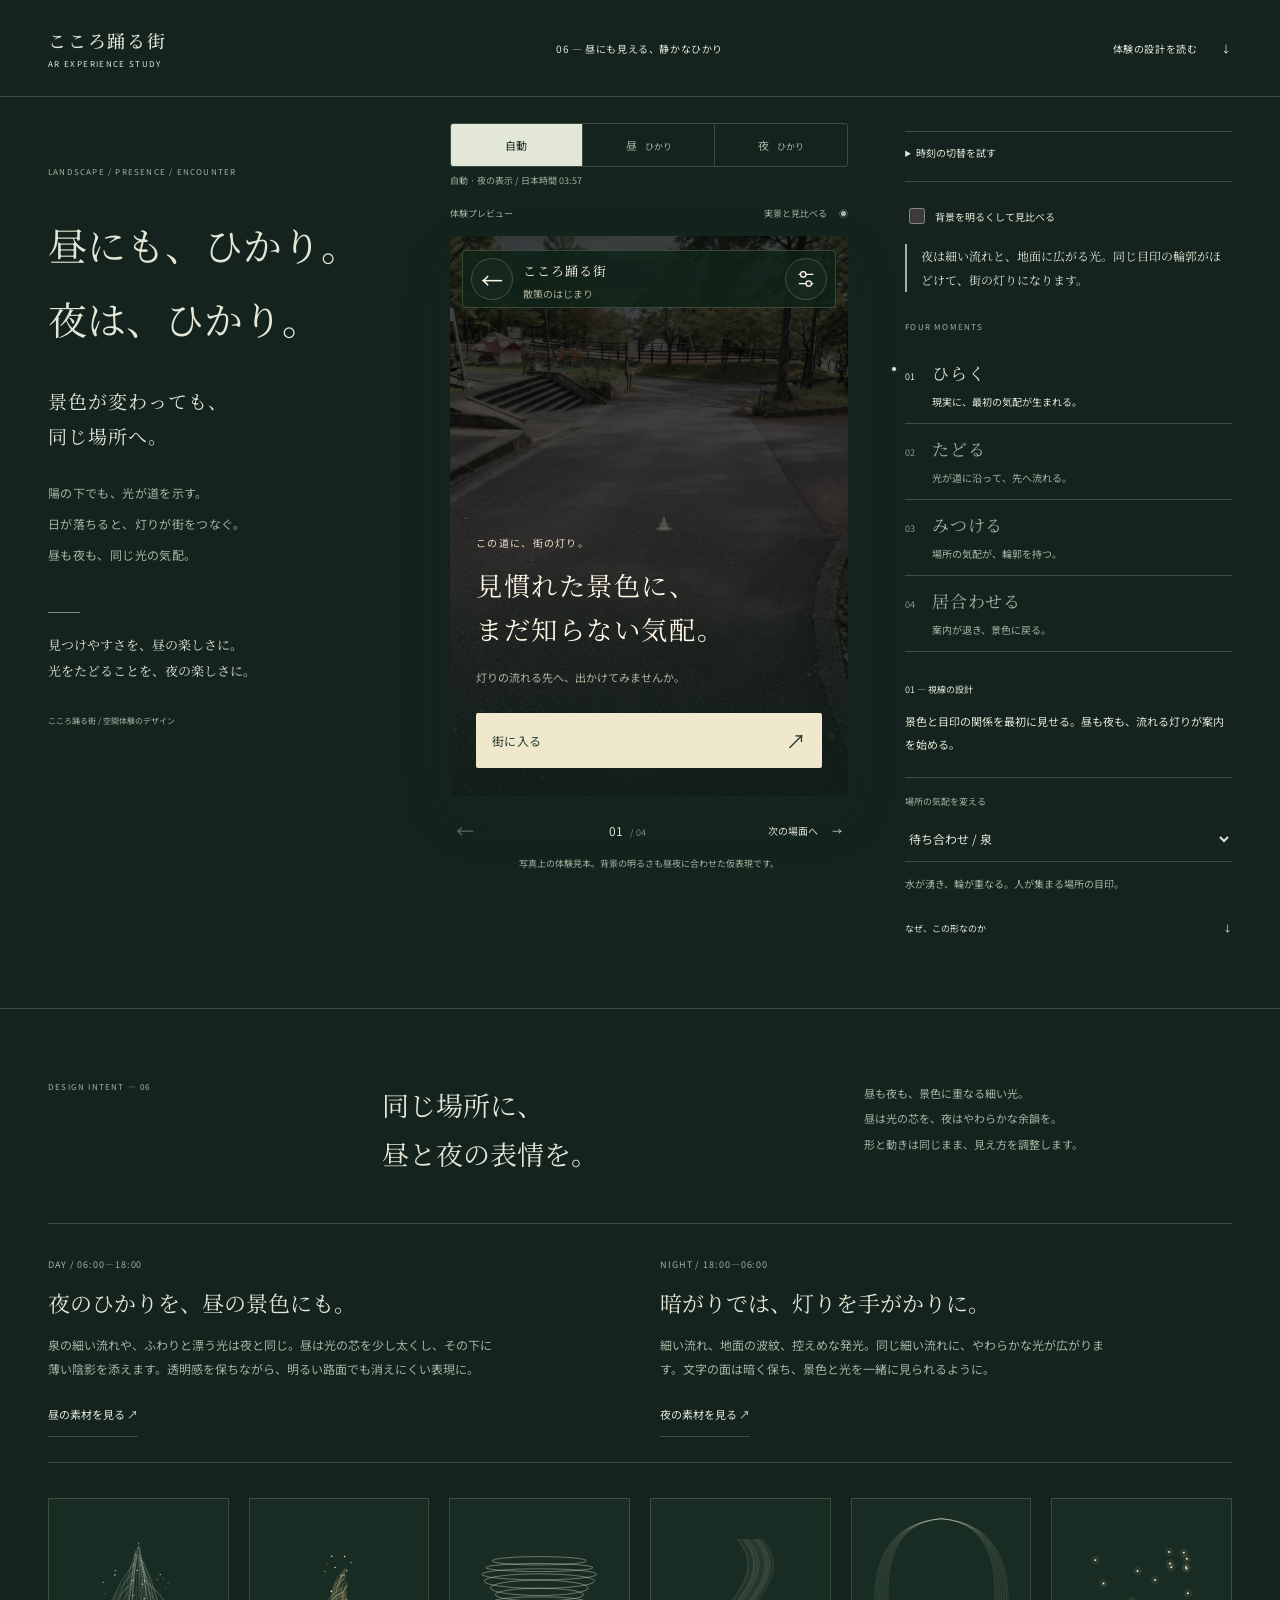
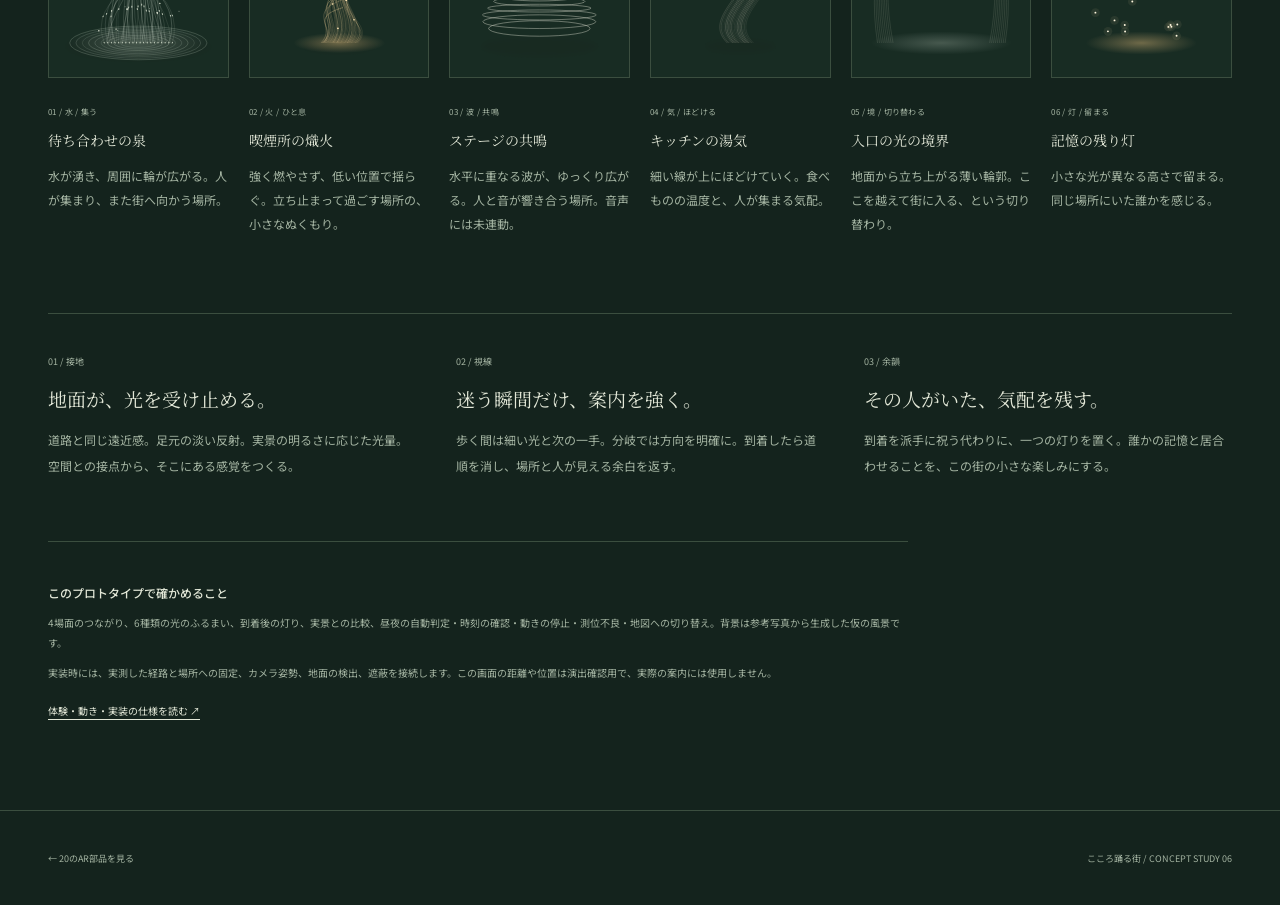
<file: components/experience/index.html>
<!doctype html>
<html lang="ja"><head><meta charset="utf-8"><meta name="viewport" content="width=device-width,initial-scale=1,viewport-fit=cover"><meta name="theme-color" content="#eeeae1"><title>気配をたどる — こころ踊る街 / AR体験</title><meta name="description" content="現実の道と、街に流れる気配をつなぐAR体験。入る・歩く・見つける・居合わせる、4つの場面を操作できるデザインプロトタイプ。"><link rel="icon" href="../../favicon.svg"><link rel="stylesheet" href="../ar-world.css?v=6.2"><link rel="stylesheet" href="./experience.css?v=5.1"><script src="../lighting.js?v=5" defer></script><script src="./experience.js?v=6.2" defer></script></head>
<body><a class="skip-link" href="#experience">体験へ進む</a>
<header class="studio-header"><a href="../#ar-navigation" class="wordmark">こころ踊る街<span>AR EXPERIENCE STUDY</span></a><span class="edition">06 — 昼にも見える、静かなひかり</span><a href="#design-notes" class="text-link">体験の設計を読む <span>↓</span></a></header>
<main><section class="studio" aria-labelledby="concept-title">
<div class="concept"><p class="eyebrow">LANDSCAPE / PRESENCE / ENCOUNTER</p><h1 id="concept-title">昼にも、ひかり。<br>夜は、ひかり。</h1><p class="concept-lead">景色が変わっても、<br>同じ場所へ。</p><p class="concept-copy">陽の下でも、光が道を示す。<br>日が落ちると、灯りが街をつなぐ。<br>昼も夜も、同じ光の気配。</p><div class="concept-bottom"><span class="fine-rule"></span><p>見つけやすさを、昼の楽しさに。<br>光をたどることを、夜の楽しさに。</p><span class="study-label">こころ踊る街 / 空間体験のデザイン</span></div></div>
<div class="experience-column"><div class="light-controls"><div class="light-mode-buttons" role="group" aria-label="昼夜の表示"><button type="button" data-light-mode="auto" aria-pressed="true">自動</button><button type="button" data-light-mode="day" aria-pressed="false">昼 <span>ひかり</span></button><button type="button" data-light-mode="night" aria-pressed="false">夜 <span>ひかり</span></button></div><p class="light-status" data-light-status role="status" aria-live="polite">日本時間で表示を選びます</p></div><div class="frame-label"><span>体験プレビュー</span><button type="button" id="reality-toggle" aria-pressed="false">実景と見比べる <span>◉</span></button></div>
<div class="experience" data-lighting="day" id="experience" data-stage="0" data-material="water" tabindex="-1" aria-label="AR体験のデザイン見本">
<div class="landscape"><svg class="world-scene" viewBox="0 0 800 1200" preserveAspectRatio="xMidYMid slice" aria-hidden="true"><image class="landscape-photo" href="../assets/ar-park.webp" width="800" height="1200"/><defs><radialGradient id="pool"><stop stop-color="#e4f0df" stop-opacity=".23"/><stop offset=".62" stop-color="#dfebe0" stop-opacity=".09"/><stop offset="1" stop-color="#dfebe0" stop-opacity="0"/></radialGradient><radialGradient id="ember-pool"><stop stop-color="#f1c580" stop-opacity=".4"/><stop offset="1" stop-color="#e2b97c" stop-opacity="0"/></radialGradient><linearGradient id="thread-fade" x1="0" y1="1" x2="0" y2="0"><stop stop-color="#fff4d6" stop-opacity=".7"/><stop offset="1" stop-color="#f1e9ce" stop-opacity=".15"/></linearGradient></defs><g class="path-presence"><path class="path-day-base" d="M400 1250 C635 1020 590 901 482 770 S400 690 430 625"/><path class="path-day-edge" d="M400 1250 C635 1020 590 901 482 770 S400 690 430 625"/><path class="path-day-core" d="M400 1250 C635 1020 590 901 482 770 S400 690 430 625"/><path class="path-spill" d="M400 1250 C635 1020 590 901 482 770 S400 690 430 625"/><path class="path-hairline" d="M400 1250 C635 1020 590 901 482 770 S400 690 430 625"/><path class="path-pulse" pathLength="100" d="M400 1250 C635 1020 590 901 482 770 S400 690 430 625"/><path class="path-echo" d="M411 1250 C647 1020 602 901 489 770 S404 690 430 625"/></g><g transform="translate(430 625)"><g class="world-presence"><g class="material material-water"><g class="day-form"><ellipse class="day-contact-shadow" cy="9" rx="137" ry="30"/><ellipse class="day-contact" rx="145" ry="34"/><ellipse rx="120" ry="25" fill="#80a99e" stroke="#254e46" stroke-width="2"/><ellipse rx="84" ry="15" fill="#aec5b6" stroke="#254e46" stroke-width="2"/><path d="M-105 -2 C-114 -66 -70 -131 -14 -34 C-63 -89 -89 -74 -90 -1Z" fill="#4f9188" stroke="#fff8e7" stroke-width="6" stroke-linejoin="round" paint-order="stroke fill" /><path d="M105 -2 C114 -66 70 -131 14 -34 C63 -89 89 -74 90 -1Z" fill="#39796f" stroke="#fff8e7" stroke-width="6" stroke-linejoin="round" paint-order="stroke fill" /><path d="M-59 0 C-86 -143 -38 -188 -3 -35 C-40 -131 -64 -113 -45 0Z" fill="#81b7a7" stroke="#fff8e7" stroke-width="6" stroke-linejoin="round" paint-order="stroke fill" /><path d="M59 0 C86 -143 38 -188 3 -35 C40 -131 64 -113 45 0Z" fill="#3d8d83" stroke="#fff8e7" stroke-width="6" stroke-linejoin="round" paint-order="stroke fill" /><path d="M-10 0 C-36 -84 -21 -183 0 -207 C21 -183 36 -84 10 0 L0 -113Z" fill="#21685f" stroke="#fff8e7" stroke-width="6" stroke-linejoin="round" paint-order="stroke fill" /><path d="M0 -182V-133" stroke="#f5f0d8" stroke-width="3" stroke-linecap="round"/><ellipse cy="1" rx="31" ry="8" fill="#b4cabc" stroke="#234d42" stroke-width="2"/></g><g class="night-form"><ellipse class="presence-shadow" cx="0" cy="7" rx="147" ry="29"/><ellipse cx="0" cy="0" rx="146" ry="37" fill="url(#pool)"/><ellipse class="water-ring" style="--i:0" cx="0" cy="0" rx="38" ry="9.3" stroke-width="0.6"/><ellipse class="water-ring" style="--i:1" cx="0" cy="0" rx="51" ry="12.5" stroke-width="0.8"/><ellipse class="water-ring" style="--i:2" cx="0" cy="0" rx="64" ry="15.7" stroke-width="1.0"/><ellipse class="water-ring" style="--i:3" cx="0" cy="0" rx="77" ry="18.9" stroke-width="0.6"/><ellipse class="water-ring" style="--i:4" cx="0" cy="0" rx="90" ry="22.1" stroke-width="0.8"/><ellipse class="water-ring" style="--i:5" cx="0" cy="0" rx="103" ry="25.2" stroke-width="1.0"/><ellipse class="water-ring" style="--i:6" cx="0" cy="0" rx="116" ry="28.4" stroke-width="0.6"/><ellipse class="water-ring" style="--i:7" cx="0" cy="0" rx="129" ry="31.6" stroke-width="0.8"/><ellipse class="water-ring" style="--i:8" cx="0" cy="0" rx="142" ry="34.8" stroke-width="1.0"/><path class="water-thread" style="--i:0" d="M-70.3 0 Q-96.9 -66.7 -13.4 -121.3" opacity="0.25"/><path class="water-bead" style="--i:0" d="M-70.3 0 Q-96.9 -66.7 -13.4 -121.3" pathLength="100"/><path class="water-thread" style="--i:1" d="M-66.6 0 Q-53.4 -64.1 -12.7 -116.5" opacity="0.40"/><path class="water-thread" style="--i:2" d="M-62.9 0 Q-86.0 -77.5 -12.0 -141.0" opacity="0.31"/><path class="water-bead" style="--i:2" d="M-62.9 0 Q-86.0 -77.5 -12.0 -141.0" pathLength="100"/><path class="water-thread" style="--i:3" d="M-59.2 0 Q-75.0 -68.2 -11.2 -123.9" opacity="0.34"/><path class="water-thread" style="--i:4" d="M-55.5 0 Q-72.4 -71.5 -10.5 -130.0" opacity="0.39"/><path class="water-bead" style="--i:4" d="M-55.5 0 Q-72.4 -71.5 -10.5 -130.0" pathLength="100"/><path class="water-thread" style="--i:5" d="M-51.8 0 Q-67.5 -82.4 -9.8 -149.8" opacity="0.37"/><path class="water-thread" style="--i:6" d="M-48.1 0 Q-75.7 -89.4 -9.1 -162.6" opacity="0.45"/><path class="water-bead" style="--i:6" d="M-48.1 0 Q-75.7 -89.4 -9.1 -162.6" pathLength="100"/><path class="water-thread" style="--i:7" d="M-44.4 0 Q-53.3 -90.8 -8.4 -165.0" opacity="0.21"/><path class="water-thread" style="--i:8" d="M-40.7 0 Q-49.9 -97.4 -7.7 -177.1" opacity="0.18"/><path class="water-bead" style="--i:8" d="M-40.7 0 Q-49.9 -97.4 -7.7 -177.1" pathLength="100"/><path class="water-thread" style="--i:9" d="M-37.0 0 Q-17.5 -87.2 -7.0 -158.6" opacity="0.37"/><path class="water-thread" style="--i:10" d="M-33.3 0 Q-20.4 -100.2 -6.3 -182.1" opacity="0.35"/><path class="water-bead" style="--i:10" d="M-33.3 0 Q-20.4 -100.2 -6.3 -182.1" pathLength="100"/><path class="water-thread" style="--i:11" d="M-29.6 0 Q-36.4 -104.8 -5.6 -190.6" opacity="0.35"/><path class="water-thread" style="--i:12" d="M-25.9 0 Q-19.3 -104.7 -4.9 -190.3" opacity="0.47"/><path class="water-bead" style="--i:12" d="M-25.9 0 Q-19.3 -104.7 -4.9 -190.3" pathLength="100"/><path class="water-thread" style="--i:13" d="M-22.2 0 Q-10.7 -102.7 -4.2 -186.7" opacity="0.17"/><path class="water-thread" style="--i:14" d="M-18.5 0 Q-30.3 -99.0 -3.5 -179.9" opacity="0.18"/><path class="water-bead" style="--i:14" d="M-18.5 0 Q-30.3 -99.0 -3.5 -179.9" pathLength="100"/><path class="water-thread" style="--i:15" d="M-14.8 0 Q-37.1 -100.3 -2.8 -182.3" opacity="0.25"/><path class="water-thread" style="--i:16" d="M-11.1 0 Q-18.7 -107.2 -2.1 -194.9" opacity="0.29"/><path class="water-bead" style="--i:16" d="M-11.1 0 Q-18.7 -107.2 -2.1 -194.9" pathLength="100"/><path class="water-thread" style="--i:17" d="M-7.4 0 Q-20.4 -101.6 -1.4 -184.6" opacity="0.50"/><path class="water-thread" style="--i:18" d="M-3.7 0 Q2.4 -108.5 -0.7 -197.2" opacity="0.21"/><path class="water-bead" style="--i:18" d="M-3.7 0 Q2.4 -108.5 -0.7 -197.2" pathLength="100"/><path class="water-thread" style="--i:19" d="M0.0 0 Q-18.8 -109.8 0.0 -199.7" opacity="0.29"/><path class="water-thread" style="--i:20" d="M3.7 0 Q11.5 -113.6 0.7 -206.5" opacity="0.36"/><path class="water-bead" style="--i:20" d="M3.7 0 Q11.5 -113.6 0.7 -206.5" pathLength="100"/><path class="water-thread" style="--i:21" d="M7.4 0 Q26.6 -108.6 1.4 -197.5" opacity="0.44"/><path class="water-thread" style="--i:22" d="M11.1 0 Q-15.1 -101.2 2.1 -183.9" opacity="0.27"/><path class="water-bead" style="--i:22" d="M11.1 0 Q-15.1 -101.2 2.1 -183.9" pathLength="100"/><path class="water-thread" style="--i:23" d="M14.8 0 Q-1.4 -100.8 2.8 -183.2" opacity="0.50"/><path class="water-thread" style="--i:24" d="M18.5 0 Q8.1 -108.6 3.5 -197.4" opacity="0.39"/><path class="water-bead" style="--i:24" d="M18.5 0 Q8.1 -108.6 3.5 -197.4" pathLength="100"/><path class="water-thread" style="--i:25" d="M22.2 0 Q45.4 -100.0 4.2 -181.8" opacity="0.32"/><path class="water-thread" style="--i:26" d="M25.9 0 Q11.7 -96.3 4.9 -175.1" opacity="0.36"/><path class="water-bead" style="--i:26" d="M25.9 0 Q11.7 -96.3 4.9 -175.1" pathLength="100"/><path class="water-thread" style="--i:27" d="M29.6 0 Q34.3 -94.3 5.6 -171.4" opacity="0.48"/><path class="water-thread" style="--i:28" d="M33.3 0 Q17.6 -94.1 6.3 -171.1" opacity="0.52"/><path class="water-bead" style="--i:28" d="M33.3 0 Q17.6 -94.1 6.3 -171.1" pathLength="100"/><path class="water-thread" style="--i:29" d="M37.0 0 Q14.1 -93.4 7.0 -169.7" opacity="0.17"/><path class="water-thread" style="--i:30" d="M40.7 0 Q47.8 -84.8 7.7 -154.2" opacity="0.44"/><path class="water-bead" style="--i:30" d="M40.7 0 Q47.8 -84.8 7.7 -154.2" pathLength="100"/><path class="water-thread" style="--i:31" d="M44.4 0 Q20.0 -86.7 8.4 -157.6" opacity="0.29"/><path class="water-thread" style="--i:32" d="M48.1 0 Q49.7 -92.2 9.1 -167.7" opacity="0.51"/><path class="water-bead" style="--i:32" d="M48.1 0 Q49.7 -92.2 9.1 -167.7" pathLength="100"/><path class="water-thread" style="--i:33" d="M51.8 0 Q24.4 -87.1 9.8 -158.4" opacity="0.42"/><path class="water-thread" style="--i:34" d="M55.5 0 Q57.6 -81.2 10.5 -147.6" opacity="0.25"/><path class="water-bead" style="--i:34" d="M55.5 0 Q57.6 -81.2 10.5 -147.6" pathLength="100"/><path class="water-thread" style="--i:35" d="M59.2 0 Q37.4 -77.2 11.2 -140.4" opacity="0.31"/><path class="water-thread" style="--i:36" d="M62.9 0 Q88.3 -71.0 12.0 -129.1" opacity="0.47"/><path class="water-bead" style="--i:36" d="M62.9 0 Q88.3 -71.0 12.0 -129.1" pathLength="100"/><path class="water-thread" style="--i:37" d="M66.6 0 Q66.6 -64.7 12.7 -117.6" opacity="0.22"/><path class="water-thread" style="--i:38" d="M70.3 0 Q91.0 -70.8 13.4 -128.7" opacity="0.26"/><path class="water-bead" style="--i:38" d="M70.3 0 Q91.0 -70.8 13.4 -128.7" pathLength="100"/><circle class="presence-dust" style="--i:0" cx="23.6" cy="-71.7" r="0.8"/><circle class="presence-dust" style="--i:1" cx="44.6" cy="-81.8" r="1.3"/><circle class="presence-dust" style="--i:2" cx="5.2" cy="-159.9" r="0.9"/><circle class="presence-dust" style="--i:3" cx="-81.7" cy="-25.3" r="1.4"/><circle class="presence-dust" style="--i:4" cx="56.4" cy="-115.4" r="0.7"/><circle class="presence-dust" style="--i:5" cx="64.3" cy="-22.7" r="0.7"/><circle class="presence-dust" style="--i:6" cx="-2.4" cy="-150.0" r="1.3"/><circle class="presence-dust" style="--i:7" cx="45.2" cy="-141.4" r="1.1"/><circle class="presence-dust" style="--i:8" cx="8.5" cy="-121.6" r="1.4"/><circle class="presence-dust" style="--i:9" cx="-13.1" cy="-129.3" r="1.1"/><circle class="presence-dust" style="--i:10" cx="39.1" cy="-130.8" r="0.9"/><circle class="presence-dust" style="--i:11" cx="84.2" cy="-65.8" r="1.0"/><circle class="presence-dust" style="--i:12" cx="3.0" cy="-142.5" r="0.8"/><circle class="presence-dust" style="--i:13" cx="-27.5" cy="-74.7" r="0.8"/><circle class="presence-dust" style="--i:14" cx="-47.6" cy="-149.7" r="1.2"/><circle class="presence-dust" style="--i:15" cx="-46.1" cy="-28.7" r="1.4"/><circle class="presence-dust" style="--i:16" cx="-73.0" cy="-125.5" r="1.2"/><circle class="presence-dust" style="--i:17" cx="-48.6" cy="-140.8" r="1.4"/><circle class="presence-dust" style="--i:18" cx="12.1" cy="-91.5" r="1.3"/><circle class="presence-dust" style="--i:19" cx="52.3" cy="-132.4" r="0.7"/><circle class="presence-dust" style="--i:20" cx="-11.7" cy="-98.6" r="1.0"/><circle class="presence-dust" style="--i:21" cx="38.9" cy="-62.4" r="1.5"/><circle class="presence-dust" style="--i:22" cx="-68.3" cy="-101.6" r="0.9"/><circle class="presence-dust" style="--i:23" cx="61.5" cy="-123.9" r="0.8"/><circle class="presence-dust" style="--i:24" cx="-8.7" cy="-98.8" r="0.9"/><circle class="presence-dust" style="--i:25" cx="-42.5" cy="-26.1" r="1.0"/></g></g><g class="material material-ember" style="display:none"><g class="day-form"><ellipse class="day-contact-shadow" cy="9" rx="75" ry="20"/><ellipse class="day-contact" rx="84" ry="21"/><path d="M-47 -8 C-74 -51 -21 -88 -27 -121 C-9 -111 -8 -92 -6 -85 C27 -115 1 -144 27 -168 C21 -118 76 -72 47 -16 C28 14 -25 14 -47 -8Z" fill="#ae4d2e" stroke="#fff8e7" stroke-width="6" stroke-linejoin="round" paint-order="stroke fill" class="day-flame"/><path d="M-23 -4 C-45 -34 6 -66 5 -99 C38 -63 43 -25 23 -5 C13 9 -13 11 -23 -4Z" fill="#e0ab60" stroke="#fff8e7" stroke-width="6" stroke-linejoin="round" paint-order="stroke fill" class="day-flame-core"/></g><g class="night-form"><ellipse class="presence-shadow" cx="0" cy="6" rx="72" ry="15"/><ellipse cx="0" cy="0" rx="95" ry="21" fill="url(#ember-pool)"/><path class="ember-thread" style="--i:0" d="M-37.8 0 C-3.8 -35.8 -69.8 -62.7 7.3 -89.6" opacity="0.34"/><path class="ember-thread" style="--i:1" d="M-35.1 0 C-1.1 -29.3 -67.1 -51.3 7.7 -73.3" opacity="0.50"/><path class="ember-thread" style="--i:2" d="M-32.4 0 C1.6 -41.8 -64.4 -73.2 8.1 -104.5" opacity="0.49"/><path class="ember-thread" style="--i:3" d="M-29.7 0 C4.3 -45.8 -61.7 -80.2 8.5 -114.6" opacity="0.45"/><path class="ember-thread" style="--i:4" d="M-27.0 0 C7.0 -39.5 -59.0 -69.1 8.9 -98.7" opacity="0.32"/><path class="ember-thread" style="--i:5" d="M-24.3 0 C9.7 -42.6 -56.3 -74.6 9.4 -106.6" opacity="0.29"/><path class="ember-thread" style="--i:6" d="M-21.6 0 C12.4 -43.2 -53.6 -75.5 9.8 -107.9" opacity="0.28"/><path class="ember-thread" style="--i:7" d="M-18.9 0 C15.1 -56.4 -50.9 -98.8 10.2 -141.1" opacity="0.24"/><path class="ember-thread" style="--i:8" d="M-16.2 0 C17.8 -55.9 -48.2 -97.9 10.6 -139.8" opacity="0.31"/><path class="ember-thread" style="--i:9" d="M-13.5 0 C20.5 -53.2 -45.5 -93.2 11.0 -133.1" opacity="0.49"/><path class="ember-thread" style="--i:10" d="M-10.8 0 C23.2 -61.5 -42.8 -107.6 11.4 -153.7" opacity="0.34"/><path class="ember-thread" style="--i:11" d="M-8.1 0 C25.9 -59.2 -40.1 -103.6 11.8 -148.1" opacity="0.20"/><path class="ember-thread" style="--i:12" d="M-5.4 0 C28.6 -54.9 -37.4 -96.1 12.2 -137.3" opacity="0.49"/><path class="ember-thread" style="--i:13" d="M-2.7 0 C31.3 -58.8 -34.7 -102.9 12.6 -147.0" opacity="0.34"/><path class="ember-thread" style="--i:14" d="M0.0 0 C34.0 -61.0 -32.0 -106.7 13.0 -152.4" opacity="0.17"/><path class="ember-thread" style="--i:15" d="M2.7 0 C36.7 -58.9 -29.3 -103.0 13.4 -147.1" opacity="0.33"/><path class="ember-thread" style="--i:16" d="M5.4 0 C39.4 -61.6 -26.6 -107.8 13.8 -154.0" opacity="0.21"/><path class="ember-thread" style="--i:17" d="M8.1 0 C42.1 -62.1 -23.9 -108.7 14.2 -155.3" opacity="0.18"/><path class="ember-thread" style="--i:18" d="M10.8 0 C44.8 -51.8 -21.2 -90.6 14.6 -129.4" opacity="0.36"/><path class="ember-thread" style="--i:19" d="M13.5 0 C47.5 -56.3 -18.5 -98.5 15.0 -140.7" opacity="0.23"/><path class="ember-thread" style="--i:20" d="M16.2 0 C50.2 -48.0 -15.8 -83.9 15.4 -119.9" opacity="0.46"/><path class="ember-thread" style="--i:21" d="M18.9 0 C52.9 -47.6 -13.1 -83.3 15.8 -118.9" opacity="0.36"/><path class="ember-thread" style="--i:22" d="M21.6 0 C55.6 -49.9 -10.4 -87.3 16.2 -124.7" opacity="0.30"/><path class="ember-thread" style="--i:23" d="M24.3 0 C58.3 -47.1 -7.7 -82.4 16.6 -117.7" opacity="0.33"/><path class="ember-thread" style="--i:24" d="M27.0 0 C61.0 -48.7 -5.0 -85.2 17.1 -121.8" opacity="0.22"/><path class="ember-thread" style="--i:25" d="M29.7 0 C63.7 -43.3 -2.3 -75.8 17.5 -108.3" opacity="0.23"/><path class="ember-thread" style="--i:26" d="M32.4 0 C66.4 -36.5 0.4 -63.9 17.9 -91.3" opacity="0.39"/><path class="ember-thread" style="--i:27" d="M35.1 0 C69.1 -32.3 3.1 -56.5 18.3 -80.7" opacity="0.26"/><path class="ember-thread" style="--i:28" d="M37.8 0 C71.8 -34.5 5.8 -60.4 18.7 -86.3" opacity="0.18"/><circle class="ember-dust" style="--i:0" cx="-2.9" cy="-30.2" r="1.8"/><circle class="ember-dust" style="--i:1" cx="-29.9" cy="-148.0" r="1.1"/><circle class="ember-dust" style="--i:2" cx="30.3" cy="-47.9" r="1.7"/><circle class="ember-dust" style="--i:3" cx="-9.1" cy="-156.3" r="1.6"/><circle class="ember-dust" style="--i:4" cx="14.2" cy="-88.2" r="1.8"/><circle class="ember-dust" style="--i:5" cx="10.8" cy="-178.8" r="1.6"/><circle class="ember-dust" style="--i:6" cx="-14.0" cy="-80.5" r="1.7"/><circle class="ember-dust" style="--i:7" cx="-25.6" cy="-162.7" r="0.9"/><circle class="ember-dust" style="--i:8" cx="3.7" cy="-139.1" r="1.4"/><circle class="ember-dust" style="--i:9" cx="15.2" cy="-149.5" r="1.4"/><circle class="ember-dust" style="--i:10" cx="-16.5" cy="-106.7" r="1.7"/><circle class="ember-dust" style="--i:11" cx="24.2" cy="-166.2" r="1.2"/><circle class="ember-dust" style="--i:12" cx="-15.6" cy="-179.5" r="1.6"/><circle class="ember-dust" style="--i:13" cx="9.6" cy="-140.7" r="1.5"/></g></g><g class="material material-sound" style="display:none"><g class="day-form"><ellipse class="day-contact-shadow" cy="9" rx="137" ry="30"/><ellipse class="day-contact" rx="145" ry="34"/><ellipse cx="0" cy="-15" rx="100" ry="20" fill="#ccc5ad" stroke="#fff8e7" stroke-width="8"/><ellipse cx="0" cy="-15" rx="100" ry="20" fill="none" stroke="#56515f" stroke-width="4"/><path d="M-100 -15a100 20 0 0 0 200 0" fill="none" stroke="#302f3b" stroke-width="6"/><ellipse cx="0" cy="-49" rx="93" ry="20" fill="#ccc5ad" stroke="#fff8e7" stroke-width="8"/><ellipse cx="0" cy="-49" rx="93" ry="20" fill="none" stroke="#56515f" stroke-width="4"/><path d="M-93 -49a93 20 0 0 0 186 0" fill="none" stroke="#302f3b" stroke-width="6"/><ellipse cx="0" cy="-83" rx="86" ry="20" fill="#ccc5ad" stroke="#fff8e7" stroke-width="8"/><ellipse cx="0" cy="-83" rx="86" ry="20" fill="none" stroke="#56515f" stroke-width="4"/><path d="M-86 -83a86 20 0 0 0 172 0" fill="none" stroke="#302f3b" stroke-width="6"/><ellipse cx="0" cy="-117" rx="79" ry="20" fill="#ccc5ad" stroke="#fff8e7" stroke-width="8"/><ellipse cx="0" cy="-117" rx="79" ry="20" fill="none" stroke="#56515f" stroke-width="4"/><path d="M-79 -117a79 20 0 0 0 158 0" fill="none" stroke="#302f3b" stroke-width="6"/><ellipse cx="0" cy="-151" rx="72" ry="20" fill="#ccc5ad" stroke="#fff8e7" stroke-width="8"/><ellipse cx="0" cy="-151" rx="72" ry="20" fill="none" stroke="#56515f" stroke-width="4"/><path d="M-72 -151a72 20 0 0 0 144 0" fill="none" stroke="#302f3b" stroke-width="6"/></g><g class="night-form"><ellipse class="presence-shadow" cx="0" cy="7" rx="118" ry="20"/><ellipse class="sound-wave" style="--i:0" cx="0" cy="-30" rx="105.0" ry="16.0"/><ellipse class="sound-wave" style="--i:1" cx="0" cy="-44" rx="116.78059378731055" ry="14.161209223472559"/><ellipse class="sound-wave" style="--i:2" cx="0" cy="-58" rx="117.73016397555955" ry="10.33541265381143"/><ellipse class="sound-wave" style="--i:3" cx="0" cy="-72" rx="106.97568011283813" ry="8.04003001359822"/><ellipse class="sound-wave" style="--i:4" cx="0" cy="-86" rx="94.404765065689" ry="9.385425516545553"/><ellipse class="sound-wave" style="--i:5" cx="0" cy="-100" rx="91.57506015471606" ry="13.134648741852905"/><ellipse class="sound-wave" style="--i:6" cx="0" cy="-114" rx="101.08818302521505" ry="15.840681146601463"/><ellipse class="sound-wave" style="--i:7" cx="0" cy="-128" rx="114.19781238206305" ry="15.015609017373219"/><ellipse class="sound-wave" style="--i:8" cx="0" cy="-142" rx="118.85101545272735" ry="11.417999864765546"/><ellipse class="sound-wave" style="--i:9" cx="0" cy="-156" rx="110.7696587933846" ry="8.355478952461292"/><ellipse class="sound-wave" style="--i:10" cx="0" cy="-170" rx="97.38370444754882" ry="8.64371388369419"/></g></g><g class="material material-steam" style="display:none"><g class="day-form"><ellipse class="day-contact-shadow" cy="9" rx="78" ry="20"/><ellipse class="day-contact" rx="83" ry="22"/><g transform="translate(-36 0)"><path d="M-8 0 C-52 -58 42 -78 -5 -133 C-17 -148 -17 -162 -8 -180 C-35 -152 -27 -130 -9 -112 C22 -77 -64 -55 -8 0Z" fill="#97723d" stroke="#fff8e7" stroke-width="6" stroke-linejoin="round" paint-order="stroke fill" /></g><g transform="translate(0 -17)"><path d="M-8 0 C-52 -58 42 -78 -5 -133 C-17 -148 -17 -162 -8 -180 C-35 -152 -27 -130 -9 -112 C22 -77 -64 -55 -8 0Z" fill="#97723d" stroke="#fff8e7" stroke-width="6" stroke-linejoin="round" paint-order="stroke fill" /></g><g transform="translate(36 -3)"><path d="M-8 0 C-52 -58 42 -78 -5 -133 C-17 -148 -17 -162 -8 -180 C-35 -152 -27 -130 -9 -112 C22 -77 -64 -55 -8 0Z" fill="#97723d" stroke="#fff8e7" stroke-width="6" stroke-linejoin="round" paint-order="stroke fill" /></g></g><g class="night-form"><ellipse class="presence-shadow" cx="0" cy="7" rx="70" ry="14"/><path class="steam-thread" style="--i:0" d="M-27 0 C-92 -65 73 -120 -7 -215" opacity="0.19"/><path class="steam-thread" style="--i:1" d="M-24 0 C-89 -65 76 -120 -4 -215" opacity="0.17"/><path class="steam-thread" style="--i:2" d="M-21 0 C-86 -65 79 -120 -1 -215" opacity="0.08"/><path class="steam-thread" style="--i:3" d="M-18 0 C-83 -65 82 -120 2 -215" opacity="0.10"/><path class="steam-thread" style="--i:4" d="M-15 0 C-80 -65 85 -120 5 -215" opacity="0.26"/><path class="steam-thread" style="--i:5" d="M-12 0 C-77 -65 88 -120 8 -215" opacity="0.26"/><path class="steam-thread" style="--i:6" d="M-9 0 C-74 -65 91 -120 11 -215" opacity="0.19"/><path class="steam-thread" style="--i:7" d="M-6 0 C-71 -65 94 -120 14 -215" opacity="0.25"/><path class="steam-thread" style="--i:8" d="M-3 0 C-68 -65 97 -120 17 -215" opacity="0.20"/><path class="steam-thread" style="--i:9" d="M0 0 C-65 -65 100 -120 20 -215" opacity="0.11"/><path class="steam-thread" style="--i:10" d="M3 0 C-62 -65 103 -120 23 -215" opacity="0.11"/><path class="steam-thread" style="--i:11" d="M6 0 C-59 -65 106 -120 26 -215" opacity="0.14"/><path class="steam-thread" style="--i:12" d="M9 0 C-56 -65 109 -120 29 -215" opacity="0.26"/><path class="steam-thread" style="--i:13" d="M12 0 C-53 -65 112 -120 32 -215" opacity="0.24"/><path class="steam-thread" style="--i:14" d="M15 0 C-50 -65 115 -120 35 -215" opacity="0.25"/><path class="steam-thread" style="--i:15" d="M18 0 C-47 -65 118 -120 38 -215" opacity="0.26"/><path class="steam-thread" style="--i:16" d="M21 0 C-44 -65 121 -120 41 -215" opacity="0.12"/><path class="steam-thread" style="--i:17" d="M24 0 C-41 -65 124 -120 44 -215" opacity="0.13"/><path class="steam-thread" style="--i:18" d="M27 0 C-38 -65 127 -120 47 -215" opacity="0.10"/></g></g><g class="material material-portal" style="display:none"><g class="day-form"><ellipse class="day-contact-shadow" cy="9" rx="145" ry="25"/><ellipse class="day-contact" rx="146" ry="26"/><path d="M-118 0V-141 C-118 -210 -64 -260 0 -260 C64 -260 118 -210 118 -141V0H102V-141 C102 -200 57 -241 0 -241 C-57 -241 -102 -200 -102 -141V0Z" fill="#345b48" stroke="#fff8e7" stroke-width="6" stroke-linejoin="round" paint-order="stroke fill" /><path d="M-110 -15V-140C-110 -202 -59 -251 0 -251C59 -251 110 -202 110 -140V-15" fill="none" stroke="#b6be93" stroke-width="3"/></g><g class="night-form"><ellipse cx="0" cy="0" rx="146" ry="24" fill="url(#pool)"/><path class="portal-thread" style="--i:0" d="M-100 0 Q-145 -245 0 -257 Q145 -245 100 0"/><path class="portal-thread" style="--i:1" d="M-104 0 Q-148 -245 0 -257 Q148 -245 104 0"/><path class="portal-thread" style="--i:2" d="M-108 0 Q-151 -245 0 -257 Q151 -245 108 0"/><path class="portal-thread" style="--i:3" d="M-112 0 Q-154 -245 0 -257 Q154 -245 112 0"/><path class="portal-thread" style="--i:4" d="M-116 0 Q-157 -245 0 -257 Q157 -245 116 0"/><path class="portal-thread" style="--i:5" d="M-120 0 Q-160 -245 0 -257 Q160 -245 120 0"/><path class="portal-thread" style="--i:6" d="M-124 0 Q-163 -245 0 -257 Q163 -245 124 0"/><path class="portal-thread" style="--i:7" d="M-128 0 Q-166 -245 0 -257 Q166 -245 128 0"/><path class="portal-thread" style="--i:8" d="M-132 0 Q-169 -245 0 -257 Q169 -245 132 0"/></g></g><g class="material material-memory" style="display:none"><g class="day-form"><ellipse class="day-contact-shadow" cy="8" rx="100" ry="21"/><g class="day-memory" style="--i:0" transform="translate(-60 -67)"><path d="M0 -14Q17 0 0 14Q-17 0 0 -14Z" fill="#345d4e" stroke="#fff8e7" stroke-width="4"/><circle r="2" fill="#fff8e7"/></g><g class="day-memory" style="--i:1" transform="translate(-22 -157)"><path d="M0 -14Q17 0 0 14Q-17 0 0 -14Z" fill="#b47138" stroke="#fff8e7" stroke-width="4"/><circle r="2" fill="#fff8e7"/></g><g class="day-memory" style="--i:2" transform="translate(36 -121)"><path d="M0 -14Q17 0 0 14Q-17 0 0 -14Z" fill="#345d4e" stroke="#fff8e7" stroke-width="4"/><circle r="2" fill="#fff8e7"/></g><g class="day-memory" style="--i:3" transform="translate(77 -187)"><path d="M0 -14Q17 0 0 14Q-17 0 0 -14Z" fill="#b47138" stroke="#fff8e7" stroke-width="4"/><circle r="2" fill="#fff8e7"/></g><g class="day-memory" style="--i:4" transform="translate(0 -40)"><path d="M0 -14Q17 0 0 14Q-17 0 0 -14Z" fill="#345d4e" stroke="#fff8e7" stroke-width="4"/><circle r="2" fill="#fff8e7"/></g><g class="day-memory" style="--i:5" transform="translate(-74 -199)"><path d="M0 -14Q17 0 0 14Q-17 0 0 -14Z" fill="#b47138" stroke="#fff8e7" stroke-width="4"/><circle r="2" fill="#fff8e7"/></g><g class="day-memory" style="--i:6" transform="translate(67 -35)"><path d="M0 -14Q17 0 0 14Q-17 0 0 -14Z" fill="#345d4e" stroke="#fff8e7" stroke-width="4"/><circle r="2" fill="#fff8e7"/></g></g><g class="night-form"><ellipse cx="0" cy="0" rx="115" ry="24" fill="url(#ember-pool)"/><g class="memory-mote" style="--i:0" transform="translate(56.0 -33.2)"><circle r="9" fill="#f0d6a4" opacity=".08"/><circle r="2" fill="#fff7df"/></g><g class="memory-mote" style="--i:1" transform="translate(-18.7 -85.9)"><circle r="9" fill="#f0d6a4" opacity=".08"/><circle r="2" fill="#fff7df"/></g><g class="memory-mote" style="--i:2" transform="translate(-69.1 -24.0)"><circle r="9" fill="#f0d6a4" opacity=".08"/><circle r="2" fill="#fff7df"/></g><g class="memory-mote" style="--i:3" transform="translate(72.9 -14.8)"><circle r="9" fill="#f0d6a4" opacity=".08"/><circle r="2" fill="#fff7df"/></g><g class="memory-mote" style="--i:4" transform="translate(62.2 -33.7)"><circle r="9" fill="#f0d6a4" opacity=".08"/><circle r="2" fill="#fff7df"/></g><g class="memory-mote" style="--i:5" transform="translate(-95.0 -62.7)"><circle r="9" fill="#f0d6a4" opacity=".08"/><circle r="2" fill="#fff7df"/></g><g class="memory-mote" style="--i:6" transform="translate(-33.6 -23.8)"><circle r="9" fill="#f0d6a4" opacity=".08"/><circle r="2" fill="#fff7df"/></g><g class="memory-mote" style="--i:7" transform="translate(60.4 -37.2)"><circle r="9" fill="#f0d6a4" opacity=".08"/><circle r="2" fill="#fff7df"/></g><g class="memory-mote" style="--i:8" transform="translate(62.1 -156.6)"><circle r="9" fill="#f0d6a4" opacity=".08"/><circle r="2" fill="#fff7df"/></g><g class="memory-mote" style="--i:9" transform="translate(57.5 -188.4)"><circle r="9" fill="#f0d6a4" opacity=".08"/><circle r="2" fill="#fff7df"/></g><g class="memory-mote" style="--i:10" transform="translate(74.4 -38.3)"><circle r="9" fill="#f0d6a4" opacity=".08"/><circle r="2" fill="#fff7df"/></g><g class="memory-mote" style="--i:11" transform="translate(-55.5 -46.7)"><circle r="9" fill="#f0d6a4" opacity=".08"/><circle r="2" fill="#fff7df"/></g><g class="memory-mote" style="--i:12" transform="translate(-7.9 -149.0)"><circle r="9" fill="#f0d6a4" opacity=".08"/><circle r="2" fill="#fff7df"/></g><g class="memory-mote" style="--i:13" transform="translate(59.1 -164.5)"><circle r="9" fill="#f0d6a4" opacity=".08"/><circle r="2" fill="#fff7df"/></g><g class="memory-mote" style="--i:14" transform="translate(-95.3 -171.4)"><circle r="9" fill="#f0d6a4" opacity=".08"/><circle r="2" fill="#fff7df"/></g><g class="memory-mote" style="--i:15" transform="translate(-34.3 -37.1)"><circle r="9" fill="#f0d6a4" opacity=".08"/><circle r="2" fill="#fff7df"/></g><g class="memory-mote" style="--i:16" transform="translate(93.4 -154.2)"><circle r="9" fill="#f0d6a4" opacity=".08"/><circle r="2" fill="#fff7df"/></g><g class="memory-mote" style="--i:17" transform="translate(28.3 -130.1)"><circle r="9" fill="#f0d6a4" opacity=".08"/><circle r="2" fill="#fff7df"/></g><g class="memory-mote" style="--i:18" transform="translate(96.2 -102.8)"><circle r="9" fill="#f0d6a4" opacity=".08"/><circle r="2" fill="#fff7df"/></g><g class="memory-mote" style="--i:19" transform="translate(87.8 -186.9)"><circle r="9" fill="#f0d6a4" opacity=".08"/><circle r="2" fill="#fff7df"/></g><g class="memory-mote" style="--i:20" transform="translate(94.1 -174.3)"><circle r="9" fill="#f0d6a4" opacity=".08"/><circle r="2" fill="#fff7df"/></g><g class="memory-mote" style="--i:21" transform="translate(92.5 -156.9)"><circle r="9" fill="#f0d6a4" opacity=".08"/><circle r="2" fill="#fff7df"/></g><g class="memory-mote" style="--i:22" transform="translate(-78.3 -123.1)"><circle r="9" fill="#f0d6a4" opacity=".08"/><circle r="2" fill="#fff7df"/></g></g></g></g><g class="arrival-imprint"><ellipse rx="166" ry="43"/><ellipse rx="120" ry="31"/><circle cy="-24" r="3"/></g><g class="left-memory"><path class="day-memory-kept" d="M0 -93Q16 -80 0 -67Q-16 -80 0 -93Z"/><circle cy="-80" r="20" fill="#f3d9a0" opacity=".09"/><circle cy="-80" r="3" fill="#ffedbd"/></g></g></svg></div>
<div class="screen-shade" aria-hidden="true"></div>
<header class="field-header"><a class="field-exit" href="../#ar-navigation" aria-label="部品集に戻る">←</a><div class="field-location"><span id="field-label">こころ踊る街</span><small id="field-meta">散策のはじまり</small></div><button type="button" class="field-tool" id="open-settings" aria-label="表示と案内の設定"><svg viewBox="0 0 24 24" fill="none" stroke="currentColor" stroke-width="1.4" aria-hidden="true"><path d="M4 7h16M4 17h16"/><circle cx="9" cy="7" r="3" fill="#203129"/><circle cx="15" cy="17" r="3" fill="#203129"/></svg></button></header>
<div class="world-caption" aria-hidden="true"><span id="world-name">待ち合わせの泉</span><i></i></div>
<div class="field-entry"><p class="field-kicker">ここから、街がひらく。</p><h2>見慣れた景色に、<br>まだ知らない気配。</h2><p>光の流れる先へ、出かけてみませんか。</p><button type="button" class="field-primary" id="enter">街に入る <span>↗</span></button></div>
<div class="field-guidance" hidden><div class="guidance-line"><span class="direction" aria-hidden="true">↑</span><div><span class="guidance-eyebrow" id="guidance-eyebrow">次の曲がり角まで</span><p id="guidance-main">まっすぐ <b>20<small>m</small></b></p></div><button type="button" class="map-button" id="open-map" aria-label="地図で道順を確認"><svg viewBox="0 0 24 24" fill="none" stroke="currentColor" stroke-width="1.5" aria-hidden="true"><path d="m3 5 6-2 6 2 6-2v16l-6 2-6-2-6 2V5ZM9 3v16M15 5v16"/></svg></button></div><div class="guidance-foot"><span id="guidance-sub">その先、左の小道へ</span><button type="button" id="landmark-info">目印について <span>＋</span></button></div></div>
<div class="field-arrival" hidden><span class="arrival-line"></span><p class="field-kicker">この場所で、ひと息。</p><h2 id="arrival-title">待ち合わせの泉</h2><p id="arrival-copy">画面を下ろして、<br>待っている人を見つけよう。</p><button type="button" class="field-primary" id="leave-memory">ここに、小さな灯りを残す <span>＋</span></button><button type="button" class="quiet-action" id="arrival-map">地図に戻る</button></div>
<div class="tracking-message" hidden><span class="tracking-mark" aria-hidden="true">⌖</span><h2>道を、確かめています。</h2><p>光の道をいったん消しました。<br>立ち止まって、周りの目印と地図を確認してください。</p><button type="button" class="field-primary" id="tracking-map">地図で確かめる <span>↗</span></button><button type="button" class="quiet-action" id="recover">位置が合った場面へ戻す</button></div>
<div class="reality-label" hidden>実景のみ</div>
<p class="field-announcement" role="status" aria-live="polite"></p>
<dialog class="field-sheet" id="settings-dialog" aria-labelledby="settings-title"><form method="dialog"><div class="sheet-heading"><span>表示と案内</span><button class="sheet-close" aria-label="設定を閉じる">×</button></div><h2 id="settings-title">いまの景色に合わせる。</h2><fieldset class="sheet-lighting"><legend>景色に合わせた表示</legend><div class="light-mode-buttons" role="group" aria-label="設定の昼夜表示"><button type="button" data-light-mode="auto" aria-pressed="true">自動</button><button type="button" data-light-mode="day" aria-pressed="false">昼</button><button type="button" data-light-mode="night" aria-pressed="false">夜</button></div><p class="sheet-note" data-light-status>日本時間 6:00〜18:00は昼</p></fieldset><label class="setting"><span>光の動きを止める<small>静止していても道順は表示</small></span><input type="checkbox" id="reduce-motion"></label><label class="setting"><span>案内をくっきり表示<small>文字の後ろに濃い背景を敷く</small></span><input type="checkbox" id="strong-labels"></label><button type="button" class="sheet-row" id="lose-position">位置がずれた場面を見る <span>↗</span></button><p class="sheet-note">写真上の体験見本です。カメラ・GPSは使用しません。</p></form></dialog>
<dialog class="field-sheet map-sheet" id="map-dialog" aria-labelledby="map-title"><form method="dialog"><div class="sheet-heading"><span>道順を確かめる</span><button class="sheet-close" aria-label="地図を閉じる">×</button></div><h2 id="map-title">待ち合わせの泉へ</h2><svg class="sketch-map" viewBox="0 0 320 255" role="img" aria-label="現在地から目的地までの概念的な経路図。実際の会場図ではありません。"><path d="M-20 80Q110 130 190 24T340 30M36 280Q55 143 177 148T323 202" fill="none" stroke="#d3d6c8" stroke-width="26"/><path d="M80 243Q79 167 168 150T232 85" fill="none" stroke="#e4cf9f" stroke-width="4" stroke-dasharray="2 8" stroke-linecap="round"/><circle cx="80" cy="235" r="7" fill="#214735" stroke="#fff" stroke-width="3"/><circle cx="232" cy="84" r="13" fill="none" stroke="#365447"/><circle cx="232" cy="84" r="4" fill="#365447"/><text x="42" y="215">現在地</text><text x="214" y="60">目的地</text><text x="33" y="57" class="map-nature">木立</text><text x="214" y="237" class="map-nature">ひらけた場所</text><text x="290" y="30">N ↑</text></svg><p class="map-guidance">まっすぐ20m。その先の左の小道へ。</p><p class="sheet-note">道順の表示見本。実際の地図・位置ではありません。</p><button class="sheet-primary" id="return-ar">ARの景色へ戻る</button></form></dialog>
<dialog class="field-sheet" id="place-dialog" aria-labelledby="place-title"><form method="dialog"><div class="sheet-heading"><span>この場所の気配</span><button class="sheet-close" aria-label="目印の説明を閉じる">×</button></div><p class="material-index" id="material-index">01 / 水</p><h2 id="place-title">待ち合わせの泉</h2><p class="place-description" id="place-description"></p><button class="sheet-primary">景色に戻る</button></form></dialog>
</div><div class="scene-controls"><button type="button" id="previous" aria-label="前の場面">←</button><p id="scene-position" role="status">01 <span>/ 04</span></p><button type="button" id="next">次の場面へ <span>→</span></button></div><p class="simulation-note">写真上の体験見本。背景の明るさも昼夜に合わせた仮表現です。</p><noscript><p>場面を操作するにはJavaScriptを有効にしてください。</p></noscript></div>
<aside class="direction-notes" aria-label="体験の進み方"><details class="clock-study"><summary>時刻の切替を試す</summary><p>日本時間 06:00〜17:59は昼。<br>18:00〜翌05:59は夜。</p><label for="test-time">確認したい時刻（日本時間）</label><div class="test-time-row"><input id="test-time" type="time" value="12:00" step="60"><button type="button" id="apply-time">この時刻で確認</button></div><button type="button" id="live-time">現在時刻に戻す</button><p id="clock-feedback" role="status">現在時刻で自動判定します。</p></details><label class="background-test"><input type="checkbox" id="bright-background">背景を明るくして見比べる</label><p class="light-principle" id="light-principle">夜と同じ細い光。昼は光の芯と薄い陰影で、明るい景色から消えにくくします。</p><p class="eyebrow">FOUR MOMENTS</p><div class="moments" role="group" aria-label="体験の場面"><button type="button" data-moment="0" aria-pressed="true"><span class="moment-number">01</span><span><strong>ひらく</strong><small>現実に、最初の気配が生まれる。</small></span></button><button type="button" data-moment="1" aria-pressed="false"><span class="moment-number">02</span><span><strong>たどる</strong><small>光が道に沿って、先へ流れる。</small></span></button><button type="button" data-moment="2" aria-pressed="false"><span class="moment-number">03</span><span><strong>みつける</strong><small>場所の気配が、輪郭を持つ。</small></span></button><button type="button" data-moment="3" aria-pressed="false"><span class="moment-number">04</span><span><strong>居合わせる</strong><small>案内が退き、景色に戻る。</small></span></button></div>
<div class="attention-note"><span id="attention-number">01 — 視線の設計</span><p id="attention-copy">最初は景色をそのまま見せる。入る操作をきっかけに、足元から光が伸びる。</p></div><label class="material-select" for="place-select"><span>場所の気配を変える</span><select id="place-select"><option value="water">待ち合わせ / 泉</option><option value="ember">喫煙所 / 熾火</option><option value="sound">ステージ / 共鳴</option><option value="steam">キッチン / 湯気</option><option value="portal">街の入口 / 光の境界</option><option value="memory">記憶の場所 / 残り灯</option></select></label><p class="material-hint" id="material-hint">水が湧き、輪が重なる。人が集まる場所の目印。</p><a href="#design-notes" class="concept-anchor">なぜ、この形なのか <span>↓</span></a></aside>
</section>
<section class="design-notes" id="design-notes" aria-labelledby="notes-title"><div class="notes-intro"><p class="eyebrow">DESIGN INTENT — 06</p><h2 id="notes-title">同じ場所に、<br>昼と夜の表情を。</h2><p>昼も夜も、景色に重なる細い光。<br>昼は光の芯を、夜はやわらかな余韻を。<br>形と動きは同じまま、見え方を調整します。</p></div><div class="lighting-contrast"><article><span>DAY / 06:00—18:00</span><h3>夜のひかりを、昼の景色にも。</h3><p>泉の細い流れや、ふわりと漂う光は夜と同じ。昼は光の芯を少し太くし、その下に薄い陰影を添えます。透明感を保ちながら、明るい路面でも消えにくい表現に。</p><button type="button" data-light-mode="day" aria-pressed="false">昼の素材を見る ↗</button></article><article><span>NIGHT / 18:00—06:00</span><h3>暗がりでは、灯りを手がかりに。</h3><p>細い流れ、地面の波紋、控えめな発光。同じ細い流れに、やわらかな光が広がります。文字の面は暗く保ち、景色と光を一緒に見られるように。</p><button type="button" data-light-mode="night" aria-pressed="false">夜の素材を見る ↗</button></article></div><div class="material-notes"><article><div class="material-study"><svg viewBox="0 0 320 300" aria-hidden="true"><defs><radialGradient id="note1-pool"><stop stop-color="#e4f0df" stop-opacity=".23"/><stop offset=".62" stop-color="#dfebe0" stop-opacity=".09"/><stop offset="1" stop-color="#dfebe0" stop-opacity="0"/></radialGradient><radialGradient id="note1-ember-pool"><stop stop-color="#f1c580" stop-opacity=".4"/><stop offset="1" stop-color="#e2b97c" stop-opacity="0"/></radialGradient><linearGradient id="note1-thread-fade" x1="0" y1="1" x2="0" y2="0"><stop stop-color="#fff4d6" stop-opacity=".7"/><stop offset="1" stop-color="#f1e9ce" stop-opacity=".15"/></linearGradient></defs><g transform="translate(160 263)"><g class="day-form"><ellipse class="day-contact-shadow" cy="9" rx="137" ry="30"/><ellipse class="day-contact" rx="145" ry="34"/><ellipse rx="120" ry="25" fill="#80a99e" stroke="#254e46" stroke-width="2"/><ellipse rx="84" ry="15" fill="#aec5b6" stroke="#254e46" stroke-width="2"/><path d="M-105 -2 C-114 -66 -70 -131 -14 -34 C-63 -89 -89 -74 -90 -1Z" fill="#4f9188" stroke="#fff8e7" stroke-width="6" stroke-linejoin="round" paint-order="stroke fill" /><path d="M105 -2 C114 -66 70 -131 14 -34 C63 -89 89 -74 90 -1Z" fill="#39796f" stroke="#fff8e7" stroke-width="6" stroke-linejoin="round" paint-order="stroke fill" /><path d="M-59 0 C-86 -143 -38 -188 -3 -35 C-40 -131 -64 -113 -45 0Z" fill="#81b7a7" stroke="#fff8e7" stroke-width="6" stroke-linejoin="round" paint-order="stroke fill" /><path d="M59 0 C86 -143 38 -188 3 -35 C40 -131 64 -113 45 0Z" fill="#3d8d83" stroke="#fff8e7" stroke-width="6" stroke-linejoin="round" paint-order="stroke fill" /><path d="M-10 0 C-36 -84 -21 -183 0 -207 C21 -183 36 -84 10 0 L0 -113Z" fill="#21685f" stroke="#fff8e7" stroke-width="6" stroke-linejoin="round" paint-order="stroke fill" /><path d="M0 -182V-133" stroke="#f5f0d8" stroke-width="3" stroke-linecap="round"/><ellipse cy="1" rx="31" ry="8" fill="#b4cabc" stroke="#234d42" stroke-width="2"/></g><g class="night-form"><ellipse class="presence-shadow" cx="0" cy="7" rx="147" ry="29"/><ellipse cx="0" cy="0" rx="146" ry="37" fill="url(#note1-pool)"/><ellipse class="water-ring" style="--i:0" cx="0" cy="0" rx="38" ry="9.3" stroke-width="0.6"/><ellipse class="water-ring" style="--i:1" cx="0" cy="0" rx="51" ry="12.5" stroke-width="0.8"/><ellipse class="water-ring" style="--i:2" cx="0" cy="0" rx="64" ry="15.7" stroke-width="1.0"/><ellipse class="water-ring" style="--i:3" cx="0" cy="0" rx="77" ry="18.9" stroke-width="0.6"/><ellipse class="water-ring" style="--i:4" cx="0" cy="0" rx="90" ry="22.1" stroke-width="0.8"/><ellipse class="water-ring" style="--i:5" cx="0" cy="0" rx="103" ry="25.2" stroke-width="1.0"/><ellipse class="water-ring" style="--i:6" cx="0" cy="0" rx="116" ry="28.4" stroke-width="0.6"/><ellipse class="water-ring" style="--i:7" cx="0" cy="0" rx="129" ry="31.6" stroke-width="0.8"/><ellipse class="water-ring" style="--i:8" cx="0" cy="0" rx="142" ry="34.8" stroke-width="1.0"/><path class="water-thread" style="--i:0" d="M-70.3 0 Q-96.9 -66.7 -13.4 -121.3" opacity="0.25"/><path class="water-bead" style="--i:0" d="M-70.3 0 Q-96.9 -66.7 -13.4 -121.3" pathLength="100"/><path class="water-thread" style="--i:1" d="M-66.6 0 Q-53.4 -64.1 -12.7 -116.5" opacity="0.40"/><path class="water-thread" style="--i:2" d="M-62.9 0 Q-86.0 -77.5 -12.0 -141.0" opacity="0.31"/><path class="water-bead" style="--i:2" d="M-62.9 0 Q-86.0 -77.5 -12.0 -141.0" pathLength="100"/><path class="water-thread" style="--i:3" d="M-59.2 0 Q-75.0 -68.2 -11.2 -123.9" opacity="0.34"/><path class="water-thread" style="--i:4" d="M-55.5 0 Q-72.4 -71.5 -10.5 -130.0" opacity="0.39"/><path class="water-bead" style="--i:4" d="M-55.5 0 Q-72.4 -71.5 -10.5 -130.0" pathLength="100"/><path class="water-thread" style="--i:5" d="M-51.8 0 Q-67.5 -82.4 -9.8 -149.8" opacity="0.37"/><path class="water-thread" style="--i:6" d="M-48.1 0 Q-75.7 -89.4 -9.1 -162.6" opacity="0.45"/><path class="water-bead" style="--i:6" d="M-48.1 0 Q-75.7 -89.4 -9.1 -162.6" pathLength="100"/><path class="water-thread" style="--i:7" d="M-44.4 0 Q-53.3 -90.8 -8.4 -165.0" opacity="0.21"/><path class="water-thread" style="--i:8" d="M-40.7 0 Q-49.9 -97.4 -7.7 -177.1" opacity="0.18"/><path class="water-bead" style="--i:8" d="M-40.7 0 Q-49.9 -97.4 -7.7 -177.1" pathLength="100"/><path class="water-thread" style="--i:9" d="M-37.0 0 Q-17.5 -87.2 -7.0 -158.6" opacity="0.37"/><path class="water-thread" style="--i:10" d="M-33.3 0 Q-20.4 -100.2 -6.3 -182.1" opacity="0.35"/><path class="water-bead" style="--i:10" d="M-33.3 0 Q-20.4 -100.2 -6.3 -182.1" pathLength="100"/><path class="water-thread" style="--i:11" d="M-29.6 0 Q-36.4 -104.8 -5.6 -190.6" opacity="0.35"/><path class="water-thread" style="--i:12" d="M-25.9 0 Q-19.3 -104.7 -4.9 -190.3" opacity="0.47"/><path class="water-bead" style="--i:12" d="M-25.9 0 Q-19.3 -104.7 -4.9 -190.3" pathLength="100"/><path class="water-thread" style="--i:13" d="M-22.2 0 Q-10.7 -102.7 -4.2 -186.7" opacity="0.17"/><path class="water-thread" style="--i:14" d="M-18.5 0 Q-30.3 -99.0 -3.5 -179.9" opacity="0.18"/><path class="water-bead" style="--i:14" d="M-18.5 0 Q-30.3 -99.0 -3.5 -179.9" pathLength="100"/><path class="water-thread" style="--i:15" d="M-14.8 0 Q-37.1 -100.3 -2.8 -182.3" opacity="0.25"/><path class="water-thread" style="--i:16" d="M-11.1 0 Q-18.7 -107.2 -2.1 -194.9" opacity="0.29"/><path class="water-bead" style="--i:16" d="M-11.1 0 Q-18.7 -107.2 -2.1 -194.9" pathLength="100"/><path class="water-thread" style="--i:17" d="M-7.4 0 Q-20.4 -101.6 -1.4 -184.6" opacity="0.50"/><path class="water-thread" style="--i:18" d="M-3.7 0 Q2.4 -108.5 -0.7 -197.2" opacity="0.21"/><path class="water-bead" style="--i:18" d="M-3.7 0 Q2.4 -108.5 -0.7 -197.2" pathLength="100"/><path class="water-thread" style="--i:19" d="M0.0 0 Q-18.8 -109.8 0.0 -199.7" opacity="0.29"/><path class="water-thread" style="--i:20" d="M3.7 0 Q11.5 -113.6 0.7 -206.5" opacity="0.36"/><path class="water-bead" style="--i:20" d="M3.7 0 Q11.5 -113.6 0.7 -206.5" pathLength="100"/><path class="water-thread" style="--i:21" d="M7.4 0 Q26.6 -108.6 1.4 -197.5" opacity="0.44"/><path class="water-thread" style="--i:22" d="M11.1 0 Q-15.1 -101.2 2.1 -183.9" opacity="0.27"/><path class="water-bead" style="--i:22" d="M11.1 0 Q-15.1 -101.2 2.1 -183.9" pathLength="100"/><path class="water-thread" style="--i:23" d="M14.8 0 Q-1.4 -100.8 2.8 -183.2" opacity="0.50"/><path class="water-thread" style="--i:24" d="M18.5 0 Q8.1 -108.6 3.5 -197.4" opacity="0.39"/><path class="water-bead" style="--i:24" d="M18.5 0 Q8.1 -108.6 3.5 -197.4" pathLength="100"/><path class="water-thread" style="--i:25" d="M22.2 0 Q45.4 -100.0 4.2 -181.8" opacity="0.32"/><path class="water-thread" style="--i:26" d="M25.9 0 Q11.7 -96.3 4.9 -175.1" opacity="0.36"/><path class="water-bead" style="--i:26" d="M25.9 0 Q11.7 -96.3 4.9 -175.1" pathLength="100"/><path class="water-thread" style="--i:27" d="M29.6 0 Q34.3 -94.3 5.6 -171.4" opacity="0.48"/><path class="water-thread" style="--i:28" d="M33.3 0 Q17.6 -94.1 6.3 -171.1" opacity="0.52"/><path class="water-bead" style="--i:28" d="M33.3 0 Q17.6 -94.1 6.3 -171.1" pathLength="100"/><path class="water-thread" style="--i:29" d="M37.0 0 Q14.1 -93.4 7.0 -169.7" opacity="0.17"/><path class="water-thread" style="--i:30" d="M40.7 0 Q47.8 -84.8 7.7 -154.2" opacity="0.44"/><path class="water-bead" style="--i:30" d="M40.7 0 Q47.8 -84.8 7.7 -154.2" pathLength="100"/><path class="water-thread" style="--i:31" d="M44.4 0 Q20.0 -86.7 8.4 -157.6" opacity="0.29"/><path class="water-thread" style="--i:32" d="M48.1 0 Q49.7 -92.2 9.1 -167.7" opacity="0.51"/><path class="water-bead" style="--i:32" d="M48.1 0 Q49.7 -92.2 9.1 -167.7" pathLength="100"/><path class="water-thread" style="--i:33" d="M51.8 0 Q24.4 -87.1 9.8 -158.4" opacity="0.42"/><path class="water-thread" style="--i:34" d="M55.5 0 Q57.6 -81.2 10.5 -147.6" opacity="0.25"/><path class="water-bead" style="--i:34" d="M55.5 0 Q57.6 -81.2 10.5 -147.6" pathLength="100"/><path class="water-thread" style="--i:35" d="M59.2 0 Q37.4 -77.2 11.2 -140.4" opacity="0.31"/><path class="water-thread" style="--i:36" d="M62.9 0 Q88.3 -71.0 12.0 -129.1" opacity="0.47"/><path class="water-bead" style="--i:36" d="M62.9 0 Q88.3 -71.0 12.0 -129.1" pathLength="100"/><path class="water-thread" style="--i:37" d="M66.6 0 Q66.6 -64.7 12.7 -117.6" opacity="0.22"/><path class="water-thread" style="--i:38" d="M70.3 0 Q91.0 -70.8 13.4 -128.7" opacity="0.26"/><path class="water-bead" style="--i:38" d="M70.3 0 Q91.0 -70.8 13.4 -128.7" pathLength="100"/><circle class="presence-dust" style="--i:0" cx="23.6" cy="-71.7" r="0.8"/><circle class="presence-dust" style="--i:1" cx="44.6" cy="-81.8" r="1.3"/><circle class="presence-dust" style="--i:2" cx="5.2" cy="-159.9" r="0.9"/><circle class="presence-dust" style="--i:3" cx="-81.7" cy="-25.3" r="1.4"/><circle class="presence-dust" style="--i:4" cx="56.4" cy="-115.4" r="0.7"/><circle class="presence-dust" style="--i:5" cx="64.3" cy="-22.7" r="0.7"/><circle class="presence-dust" style="--i:6" cx="-2.4" cy="-150.0" r="1.3"/><circle class="presence-dust" style="--i:7" cx="45.2" cy="-141.4" r="1.1"/><circle class="presence-dust" style="--i:8" cx="8.5" cy="-121.6" r="1.4"/><circle class="presence-dust" style="--i:9" cx="-13.1" cy="-129.3" r="1.1"/><circle class="presence-dust" style="--i:10" cx="39.1" cy="-130.8" r="0.9"/><circle class="presence-dust" style="--i:11" cx="84.2" cy="-65.8" r="1.0"/><circle class="presence-dust" style="--i:12" cx="3.0" cy="-142.5" r="0.8"/><circle class="presence-dust" style="--i:13" cx="-27.5" cy="-74.7" r="0.8"/><circle class="presence-dust" style="--i:14" cx="-47.6" cy="-149.7" r="1.2"/><circle class="presence-dust" style="--i:15" cx="-46.1" cy="-28.7" r="1.4"/><circle class="presence-dust" style="--i:16" cx="-73.0" cy="-125.5" r="1.2"/><circle class="presence-dust" style="--i:17" cx="-48.6" cy="-140.8" r="1.4"/><circle class="presence-dust" style="--i:18" cx="12.1" cy="-91.5" r="1.3"/><circle class="presence-dust" style="--i:19" cx="52.3" cy="-132.4" r="0.7"/><circle class="presence-dust" style="--i:20" cx="-11.7" cy="-98.6" r="1.0"/><circle class="presence-dust" style="--i:21" cx="38.9" cy="-62.4" r="1.5"/><circle class="presence-dust" style="--i:22" cx="-68.3" cy="-101.6" r="0.9"/><circle class="presence-dust" style="--i:23" cx="61.5" cy="-123.9" r="0.8"/><circle class="presence-dust" style="--i:24" cx="-8.7" cy="-98.8" r="0.9"/><circle class="presence-dust" style="--i:25" cx="-42.5" cy="-26.1" r="1.0"/></g></g></svg></div><span class="material-note-number">01 / 水 / 集う</span><h3>待ち合わせの泉</h3><p>水が湧き、周囲に輪が広がる。人が集まり、また街へ向かう場所。</p></article><article><div class="material-study"><svg viewBox="0 0 320 300" aria-hidden="true"><defs><radialGradient id="note2-pool"><stop stop-color="#e4f0df" stop-opacity=".23"/><stop offset=".62" stop-color="#dfebe0" stop-opacity=".09"/><stop offset="1" stop-color="#dfebe0" stop-opacity="0"/></radialGradient><radialGradient id="note2-ember-pool"><stop stop-color="#f1c580" stop-opacity=".4"/><stop offset="1" stop-color="#e2b97c" stop-opacity="0"/></radialGradient><linearGradient id="note2-thread-fade" x1="0" y1="1" x2="0" y2="0"><stop stop-color="#fff4d6" stop-opacity=".7"/><stop offset="1" stop-color="#f1e9ce" stop-opacity=".15"/></linearGradient></defs><g transform="translate(160 263)"><g class="day-form"><ellipse class="day-contact-shadow" cy="9" rx="75" ry="20"/><ellipse class="day-contact" rx="84" ry="21"/><path d="M-47 -8 C-74 -51 -21 -88 -27 -121 C-9 -111 -8 -92 -6 -85 C27 -115 1 -144 27 -168 C21 -118 76 -72 47 -16 C28 14 -25 14 -47 -8Z" fill="#ae4d2e" stroke="#fff8e7" stroke-width="6" stroke-linejoin="round" paint-order="stroke fill" class="day-flame"/><path d="M-23 -4 C-45 -34 6 -66 5 -99 C38 -63 43 -25 23 -5 C13 9 -13 11 -23 -4Z" fill="#e0ab60" stroke="#fff8e7" stroke-width="6" stroke-linejoin="round" paint-order="stroke fill" class="day-flame-core"/></g><g class="night-form"><ellipse class="presence-shadow" cx="0" cy="6" rx="72" ry="15"/><ellipse cx="0" cy="0" rx="95" ry="21" fill="url(#note2-ember-pool)"/><path class="ember-thread" style="--i:0" d="M-37.8 0 C-3.8 -35.8 -69.8 -62.7 7.3 -89.6" opacity="0.34"/><path class="ember-thread" style="--i:1" d="M-35.1 0 C-1.1 -29.3 -67.1 -51.3 7.7 -73.3" opacity="0.50"/><path class="ember-thread" style="--i:2" d="M-32.4 0 C1.6 -41.8 -64.4 -73.2 8.1 -104.5" opacity="0.49"/><path class="ember-thread" style="--i:3" d="M-29.7 0 C4.3 -45.8 -61.7 -80.2 8.5 -114.6" opacity="0.45"/><path class="ember-thread" style="--i:4" d="M-27.0 0 C7.0 -39.5 -59.0 -69.1 8.9 -98.7" opacity="0.32"/><path class="ember-thread" style="--i:5" d="M-24.3 0 C9.7 -42.6 -56.3 -74.6 9.4 -106.6" opacity="0.29"/><path class="ember-thread" style="--i:6" d="M-21.6 0 C12.4 -43.2 -53.6 -75.5 9.8 -107.9" opacity="0.28"/><path class="ember-thread" style="--i:7" d="M-18.9 0 C15.1 -56.4 -50.9 -98.8 10.2 -141.1" opacity="0.24"/><path class="ember-thread" style="--i:8" d="M-16.2 0 C17.8 -55.9 -48.2 -97.9 10.6 -139.8" opacity="0.31"/><path class="ember-thread" style="--i:9" d="M-13.5 0 C20.5 -53.2 -45.5 -93.2 11.0 -133.1" opacity="0.49"/><path class="ember-thread" style="--i:10" d="M-10.8 0 C23.2 -61.5 -42.8 -107.6 11.4 -153.7" opacity="0.34"/><path class="ember-thread" style="--i:11" d="M-8.1 0 C25.9 -59.2 -40.1 -103.6 11.8 -148.1" opacity="0.20"/><path class="ember-thread" style="--i:12" d="M-5.4 0 C28.6 -54.9 -37.4 -96.1 12.2 -137.3" opacity="0.49"/><path class="ember-thread" style="--i:13" d="M-2.7 0 C31.3 -58.8 -34.7 -102.9 12.6 -147.0" opacity="0.34"/><path class="ember-thread" style="--i:14" d="M0.0 0 C34.0 -61.0 -32.0 -106.7 13.0 -152.4" opacity="0.17"/><path class="ember-thread" style="--i:15" d="M2.7 0 C36.7 -58.9 -29.3 -103.0 13.4 -147.1" opacity="0.33"/><path class="ember-thread" style="--i:16" d="M5.4 0 C39.4 -61.6 -26.6 -107.8 13.8 -154.0" opacity="0.21"/><path class="ember-thread" style="--i:17" d="M8.1 0 C42.1 -62.1 -23.9 -108.7 14.2 -155.3" opacity="0.18"/><path class="ember-thread" style="--i:18" d="M10.8 0 C44.8 -51.8 -21.2 -90.6 14.6 -129.4" opacity="0.36"/><path class="ember-thread" style="--i:19" d="M13.5 0 C47.5 -56.3 -18.5 -98.5 15.0 -140.7" opacity="0.23"/><path class="ember-thread" style="--i:20" d="M16.2 0 C50.2 -48.0 -15.8 -83.9 15.4 -119.9" opacity="0.46"/><path class="ember-thread" style="--i:21" d="M18.9 0 C52.9 -47.6 -13.1 -83.3 15.8 -118.9" opacity="0.36"/><path class="ember-thread" style="--i:22" d="M21.6 0 C55.6 -49.9 -10.4 -87.3 16.2 -124.7" opacity="0.30"/><path class="ember-thread" style="--i:23" d="M24.3 0 C58.3 -47.1 -7.7 -82.4 16.6 -117.7" opacity="0.33"/><path class="ember-thread" style="--i:24" d="M27.0 0 C61.0 -48.7 -5.0 -85.2 17.1 -121.8" opacity="0.22"/><path class="ember-thread" style="--i:25" d="M29.7 0 C63.7 -43.3 -2.3 -75.8 17.5 -108.3" opacity="0.23"/><path class="ember-thread" style="--i:26" d="M32.4 0 C66.4 -36.5 0.4 -63.9 17.9 -91.3" opacity="0.39"/><path class="ember-thread" style="--i:27" d="M35.1 0 C69.1 -32.3 3.1 -56.5 18.3 -80.7" opacity="0.26"/><path class="ember-thread" style="--i:28" d="M37.8 0 C71.8 -34.5 5.8 -60.4 18.7 -86.3" opacity="0.18"/><circle class="ember-dust" style="--i:0" cx="-2.9" cy="-30.2" r="1.8"/><circle class="ember-dust" style="--i:1" cx="-29.9" cy="-148.0" r="1.1"/><circle class="ember-dust" style="--i:2" cx="30.3" cy="-47.9" r="1.7"/><circle class="ember-dust" style="--i:3" cx="-9.1" cy="-156.3" r="1.6"/><circle class="ember-dust" style="--i:4" cx="14.2" cy="-88.2" r="1.8"/><circle class="ember-dust" style="--i:5" cx="10.8" cy="-178.8" r="1.6"/><circle class="ember-dust" style="--i:6" cx="-14.0" cy="-80.5" r="1.7"/><circle class="ember-dust" style="--i:7" cx="-25.6" cy="-162.7" r="0.9"/><circle class="ember-dust" style="--i:8" cx="3.7" cy="-139.1" r="1.4"/><circle class="ember-dust" style="--i:9" cx="15.2" cy="-149.5" r="1.4"/><circle class="ember-dust" style="--i:10" cx="-16.5" cy="-106.7" r="1.7"/><circle class="ember-dust" style="--i:11" cx="24.2" cy="-166.2" r="1.2"/><circle class="ember-dust" style="--i:12" cx="-15.6" cy="-179.5" r="1.6"/><circle class="ember-dust" style="--i:13" cx="9.6" cy="-140.7" r="1.5"/></g></g></svg></div><span class="material-note-number">02 / 火 / ひと息</span><h3>喫煙所の熾火</h3><p>強く燃やさず、低い位置で揺らぐ。立ち止まって過ごす場所の、小さなぬくもり。</p></article><article><div class="material-study"><svg viewBox="0 0 320 300" aria-hidden="true"><defs><radialGradient id="note3-pool"><stop stop-color="#e4f0df" stop-opacity=".23"/><stop offset=".62" stop-color="#dfebe0" stop-opacity=".09"/><stop offset="1" stop-color="#dfebe0" stop-opacity="0"/></radialGradient><radialGradient id="note3-ember-pool"><stop stop-color="#f1c580" stop-opacity=".4"/><stop offset="1" stop-color="#e2b97c" stop-opacity="0"/></radialGradient><linearGradient id="note3-thread-fade" x1="0" y1="1" x2="0" y2="0"><stop stop-color="#fff4d6" stop-opacity=".7"/><stop offset="1" stop-color="#f1e9ce" stop-opacity=".15"/></linearGradient></defs><g transform="translate(160 263)"><g class="day-form"><ellipse class="day-contact-shadow" cy="9" rx="137" ry="30"/><ellipse class="day-contact" rx="145" ry="34"/><ellipse cx="0" cy="-15" rx="100" ry="20" fill="#ccc5ad" stroke="#fff8e7" stroke-width="8"/><ellipse cx="0" cy="-15" rx="100" ry="20" fill="none" stroke="#56515f" stroke-width="4"/><path d="M-100 -15a100 20 0 0 0 200 0" fill="none" stroke="#302f3b" stroke-width="6"/><ellipse cx="0" cy="-49" rx="93" ry="20" fill="#ccc5ad" stroke="#fff8e7" stroke-width="8"/><ellipse cx="0" cy="-49" rx="93" ry="20" fill="none" stroke="#56515f" stroke-width="4"/><path d="M-93 -49a93 20 0 0 0 186 0" fill="none" stroke="#302f3b" stroke-width="6"/><ellipse cx="0" cy="-83" rx="86" ry="20" fill="#ccc5ad" stroke="#fff8e7" stroke-width="8"/><ellipse cx="0" cy="-83" rx="86" ry="20" fill="none" stroke="#56515f" stroke-width="4"/><path d="M-86 -83a86 20 0 0 0 172 0" fill="none" stroke="#302f3b" stroke-width="6"/><ellipse cx="0" cy="-117" rx="79" ry="20" fill="#ccc5ad" stroke="#fff8e7" stroke-width="8"/><ellipse cx="0" cy="-117" rx="79" ry="20" fill="none" stroke="#56515f" stroke-width="4"/><path d="M-79 -117a79 20 0 0 0 158 0" fill="none" stroke="#302f3b" stroke-width="6"/><ellipse cx="0" cy="-151" rx="72" ry="20" fill="#ccc5ad" stroke="#fff8e7" stroke-width="8"/><ellipse cx="0" cy="-151" rx="72" ry="20" fill="none" stroke="#56515f" stroke-width="4"/><path d="M-72 -151a72 20 0 0 0 144 0" fill="none" stroke="#302f3b" stroke-width="6"/></g><g class="night-form"><ellipse class="presence-shadow" cx="0" cy="7" rx="118" ry="20"/><ellipse class="sound-wave" style="--i:0" cx="0" cy="-30" rx="105.0" ry="16.0"/><ellipse class="sound-wave" style="--i:1" cx="0" cy="-44" rx="116.78059378731055" ry="14.161209223472559"/><ellipse class="sound-wave" style="--i:2" cx="0" cy="-58" rx="117.73016397555955" ry="10.33541265381143"/><ellipse class="sound-wave" style="--i:3" cx="0" cy="-72" rx="106.97568011283813" ry="8.04003001359822"/><ellipse class="sound-wave" style="--i:4" cx="0" cy="-86" rx="94.404765065689" ry="9.385425516545553"/><ellipse class="sound-wave" style="--i:5" cx="0" cy="-100" rx="91.57506015471606" ry="13.134648741852905"/><ellipse class="sound-wave" style="--i:6" cx="0" cy="-114" rx="101.08818302521505" ry="15.840681146601463"/><ellipse class="sound-wave" style="--i:7" cx="0" cy="-128" rx="114.19781238206305" ry="15.015609017373219"/><ellipse class="sound-wave" style="--i:8" cx="0" cy="-142" rx="118.85101545272735" ry="11.417999864765546"/><ellipse class="sound-wave" style="--i:9" cx="0" cy="-156" rx="110.7696587933846" ry="8.355478952461292"/><ellipse class="sound-wave" style="--i:10" cx="0" cy="-170" rx="97.38370444754882" ry="8.64371388369419"/></g></g></svg></div><span class="material-note-number">03 / 波 / 共鳴</span><h3>ステージの共鳴</h3><p>水平に重なる波が、ゆっくり広がる。人と音が響き合う場所。音声には未連動。</p></article><article><div class="material-study"><svg viewBox="0 0 320 300" aria-hidden="true"><defs><radialGradient id="note4-pool"><stop stop-color="#e4f0df" stop-opacity=".23"/><stop offset=".62" stop-color="#dfebe0" stop-opacity=".09"/><stop offset="1" stop-color="#dfebe0" stop-opacity="0"/></radialGradient><radialGradient id="note4-ember-pool"><stop stop-color="#f1c580" stop-opacity=".4"/><stop offset="1" stop-color="#e2b97c" stop-opacity="0"/></radialGradient><linearGradient id="note4-thread-fade" x1="0" y1="1" x2="0" y2="0"><stop stop-color="#fff4d6" stop-opacity=".7"/><stop offset="1" stop-color="#f1e9ce" stop-opacity=".15"/></linearGradient></defs><g transform="translate(160 263)"><g class="day-form"><ellipse class="day-contact-shadow" cy="9" rx="78" ry="20"/><ellipse class="day-contact" rx="83" ry="22"/><g transform="translate(-36 0)"><path d="M-8 0 C-52 -58 42 -78 -5 -133 C-17 -148 -17 -162 -8 -180 C-35 -152 -27 -130 -9 -112 C22 -77 -64 -55 -8 0Z" fill="#97723d" stroke="#fff8e7" stroke-width="6" stroke-linejoin="round" paint-order="stroke fill" /></g><g transform="translate(0 -17)"><path d="M-8 0 C-52 -58 42 -78 -5 -133 C-17 -148 -17 -162 -8 -180 C-35 -152 -27 -130 -9 -112 C22 -77 -64 -55 -8 0Z" fill="#97723d" stroke="#fff8e7" stroke-width="6" stroke-linejoin="round" paint-order="stroke fill" /></g><g transform="translate(36 -3)"><path d="M-8 0 C-52 -58 42 -78 -5 -133 C-17 -148 -17 -162 -8 -180 C-35 -152 -27 -130 -9 -112 C22 -77 -64 -55 -8 0Z" fill="#97723d" stroke="#fff8e7" stroke-width="6" stroke-linejoin="round" paint-order="stroke fill" /></g></g><g class="night-form"><ellipse class="presence-shadow" cx="0" cy="7" rx="70" ry="14"/><path class="steam-thread" style="--i:0" d="M-27 0 C-92 -65 73 -120 -7 -215" opacity="0.19"/><path class="steam-thread" style="--i:1" d="M-24 0 C-89 -65 76 -120 -4 -215" opacity="0.17"/><path class="steam-thread" style="--i:2" d="M-21 0 C-86 -65 79 -120 -1 -215" opacity="0.08"/><path class="steam-thread" style="--i:3" d="M-18 0 C-83 -65 82 -120 2 -215" opacity="0.10"/><path class="steam-thread" style="--i:4" d="M-15 0 C-80 -65 85 -120 5 -215" opacity="0.26"/><path class="steam-thread" style="--i:5" d="M-12 0 C-77 -65 88 -120 8 -215" opacity="0.26"/><path class="steam-thread" style="--i:6" d="M-9 0 C-74 -65 91 -120 11 -215" opacity="0.19"/><path class="steam-thread" style="--i:7" d="M-6 0 C-71 -65 94 -120 14 -215" opacity="0.25"/><path class="steam-thread" style="--i:8" d="M-3 0 C-68 -65 97 -120 17 -215" opacity="0.20"/><path class="steam-thread" style="--i:9" d="M0 0 C-65 -65 100 -120 20 -215" opacity="0.11"/><path class="steam-thread" style="--i:10" d="M3 0 C-62 -65 103 -120 23 -215" opacity="0.11"/><path class="steam-thread" style="--i:11" d="M6 0 C-59 -65 106 -120 26 -215" opacity="0.14"/><path class="steam-thread" style="--i:12" d="M9 0 C-56 -65 109 -120 29 -215" opacity="0.26"/><path class="steam-thread" style="--i:13" d="M12 0 C-53 -65 112 -120 32 -215" opacity="0.24"/><path class="steam-thread" style="--i:14" d="M15 0 C-50 -65 115 -120 35 -215" opacity="0.25"/><path class="steam-thread" style="--i:15" d="M18 0 C-47 -65 118 -120 38 -215" opacity="0.26"/><path class="steam-thread" style="--i:16" d="M21 0 C-44 -65 121 -120 41 -215" opacity="0.12"/><path class="steam-thread" style="--i:17" d="M24 0 C-41 -65 124 -120 44 -215" opacity="0.13"/><path class="steam-thread" style="--i:18" d="M27 0 C-38 -65 127 -120 47 -215" opacity="0.10"/></g></g></svg></div><span class="material-note-number">04 / 気 / ほどける</span><h3>キッチンの湯気</h3><p>細い線が上にほどけていく。食べものの温度と、人が集まる気配。</p></article><article><div class="material-study"><svg viewBox="0 0 320 300" aria-hidden="true"><defs><radialGradient id="note5-pool"><stop stop-color="#e4f0df" stop-opacity=".23"/><stop offset=".62" stop-color="#dfebe0" stop-opacity=".09"/><stop offset="1" stop-color="#dfebe0" stop-opacity="0"/></radialGradient><radialGradient id="note5-ember-pool"><stop stop-color="#f1c580" stop-opacity=".4"/><stop offset="1" stop-color="#e2b97c" stop-opacity="0"/></radialGradient><linearGradient id="note5-thread-fade" x1="0" y1="1" x2="0" y2="0"><stop stop-color="#fff4d6" stop-opacity=".7"/><stop offset="1" stop-color="#f1e9ce" stop-opacity=".15"/></linearGradient></defs><g transform="translate(160 263)"><g class="day-form"><ellipse class="day-contact-shadow" cy="9" rx="145" ry="25"/><ellipse class="day-contact" rx="146" ry="26"/><path d="M-118 0V-141 C-118 -210 -64 -260 0 -260 C64 -260 118 -210 118 -141V0H102V-141 C102 -200 57 -241 0 -241 C-57 -241 -102 -200 -102 -141V0Z" fill="#345b48" stroke="#fff8e7" stroke-width="6" stroke-linejoin="round" paint-order="stroke fill" /><path d="M-110 -15V-140C-110 -202 -59 -251 0 -251C59 -251 110 -202 110 -140V-15" fill="none" stroke="#b6be93" stroke-width="3"/></g><g class="night-form"><ellipse cx="0" cy="0" rx="146" ry="24" fill="url(#note5-pool)"/><path class="portal-thread" style="--i:0" d="M-100 0 Q-145 -245 0 -257 Q145 -245 100 0"/><path class="portal-thread" style="--i:1" d="M-104 0 Q-148 -245 0 -257 Q148 -245 104 0"/><path class="portal-thread" style="--i:2" d="M-108 0 Q-151 -245 0 -257 Q151 -245 108 0"/><path class="portal-thread" style="--i:3" d="M-112 0 Q-154 -245 0 -257 Q154 -245 112 0"/><path class="portal-thread" style="--i:4" d="M-116 0 Q-157 -245 0 -257 Q157 -245 116 0"/><path class="portal-thread" style="--i:5" d="M-120 0 Q-160 -245 0 -257 Q160 -245 120 0"/><path class="portal-thread" style="--i:6" d="M-124 0 Q-163 -245 0 -257 Q163 -245 124 0"/><path class="portal-thread" style="--i:7" d="M-128 0 Q-166 -245 0 -257 Q166 -245 128 0"/><path class="portal-thread" style="--i:8" d="M-132 0 Q-169 -245 0 -257 Q169 -245 132 0"/></g></g></svg></div><span class="material-note-number">05 / 境 / 切り替わる</span><h3>入口の光の境界</h3><p>地面から立ち上がる薄い輪郭。ここを越えて街に入る、という切り替わり。</p></article><article><div class="material-study"><svg viewBox="0 0 320 300" aria-hidden="true"><defs><radialGradient id="note6-pool"><stop stop-color="#e4f0df" stop-opacity=".23"/><stop offset=".62" stop-color="#dfebe0" stop-opacity=".09"/><stop offset="1" stop-color="#dfebe0" stop-opacity="0"/></radialGradient><radialGradient id="note6-ember-pool"><stop stop-color="#f1c580" stop-opacity=".4"/><stop offset="1" stop-color="#e2b97c" stop-opacity="0"/></radialGradient><linearGradient id="note6-thread-fade" x1="0" y1="1" x2="0" y2="0"><stop stop-color="#fff4d6" stop-opacity=".7"/><stop offset="1" stop-color="#f1e9ce" stop-opacity=".15"/></linearGradient></defs><g transform="translate(160 263)"><g class="day-form"><ellipse class="day-contact-shadow" cy="8" rx="100" ry="21"/><g class="day-memory" style="--i:0" transform="translate(-60 -67)"><path d="M0 -14Q17 0 0 14Q-17 0 0 -14Z" fill="#345d4e" stroke="#fff8e7" stroke-width="4"/><circle r="2" fill="#fff8e7"/></g><g class="day-memory" style="--i:1" transform="translate(-22 -157)"><path d="M0 -14Q17 0 0 14Q-17 0 0 -14Z" fill="#b47138" stroke="#fff8e7" stroke-width="4"/><circle r="2" fill="#fff8e7"/></g><g class="day-memory" style="--i:2" transform="translate(36 -121)"><path d="M0 -14Q17 0 0 14Q-17 0 0 -14Z" fill="#345d4e" stroke="#fff8e7" stroke-width="4"/><circle r="2" fill="#fff8e7"/></g><g class="day-memory" style="--i:3" transform="translate(77 -187)"><path d="M0 -14Q17 0 0 14Q-17 0 0 -14Z" fill="#b47138" stroke="#fff8e7" stroke-width="4"/><circle r="2" fill="#fff8e7"/></g><g class="day-memory" style="--i:4" transform="translate(0 -40)"><path d="M0 -14Q17 0 0 14Q-17 0 0 -14Z" fill="#345d4e" stroke="#fff8e7" stroke-width="4"/><circle r="2" fill="#fff8e7"/></g><g class="day-memory" style="--i:5" transform="translate(-74 -199)"><path d="M0 -14Q17 0 0 14Q-17 0 0 -14Z" fill="#b47138" stroke="#fff8e7" stroke-width="4"/><circle r="2" fill="#fff8e7"/></g><g class="day-memory" style="--i:6" transform="translate(67 -35)"><path d="M0 -14Q17 0 0 14Q-17 0 0 -14Z" fill="#345d4e" stroke="#fff8e7" stroke-width="4"/><circle r="2" fill="#fff8e7"/></g></g><g class="night-form"><ellipse cx="0" cy="0" rx="115" ry="24" fill="url(#note6-ember-pool)"/><g class="memory-mote" style="--i:0" transform="translate(56.0 -33.2)"><circle r="9" fill="#f0d6a4" opacity=".08"/><circle r="2" fill="#fff7df"/></g><g class="memory-mote" style="--i:1" transform="translate(-18.7 -85.9)"><circle r="9" fill="#f0d6a4" opacity=".08"/><circle r="2" fill="#fff7df"/></g><g class="memory-mote" style="--i:2" transform="translate(-69.1 -24.0)"><circle r="9" fill="#f0d6a4" opacity=".08"/><circle r="2" fill="#fff7df"/></g><g class="memory-mote" style="--i:3" transform="translate(72.9 -14.8)"><circle r="9" fill="#f0d6a4" opacity=".08"/><circle r="2" fill="#fff7df"/></g><g class="memory-mote" style="--i:4" transform="translate(62.2 -33.7)"><circle r="9" fill="#f0d6a4" opacity=".08"/><circle r="2" fill="#fff7df"/></g><g class="memory-mote" style="--i:5" transform="translate(-95.0 -62.7)"><circle r="9" fill="#f0d6a4" opacity=".08"/><circle r="2" fill="#fff7df"/></g><g class="memory-mote" style="--i:6" transform="translate(-33.6 -23.8)"><circle r="9" fill="#f0d6a4" opacity=".08"/><circle r="2" fill="#fff7df"/></g><g class="memory-mote" style="--i:7" transform="translate(60.4 -37.2)"><circle r="9" fill="#f0d6a4" opacity=".08"/><circle r="2" fill="#fff7df"/></g><g class="memory-mote" style="--i:8" transform="translate(62.1 -156.6)"><circle r="9" fill="#f0d6a4" opacity=".08"/><circle r="2" fill="#fff7df"/></g><g class="memory-mote" style="--i:9" transform="translate(57.5 -188.4)"><circle r="9" fill="#f0d6a4" opacity=".08"/><circle r="2" fill="#fff7df"/></g><g class="memory-mote" style="--i:10" transform="translate(74.4 -38.3)"><circle r="9" fill="#f0d6a4" opacity=".08"/><circle r="2" fill="#fff7df"/></g><g class="memory-mote" style="--i:11" transform="translate(-55.5 -46.7)"><circle r="9" fill="#f0d6a4" opacity=".08"/><circle r="2" fill="#fff7df"/></g><g class="memory-mote" style="--i:12" transform="translate(-7.9 -149.0)"><circle r="9" fill="#f0d6a4" opacity=".08"/><circle r="2" fill="#fff7df"/></g><g class="memory-mote" style="--i:13" transform="translate(59.1 -164.5)"><circle r="9" fill="#f0d6a4" opacity=".08"/><circle r="2" fill="#fff7df"/></g><g class="memory-mote" style="--i:14" transform="translate(-95.3 -171.4)"><circle r="9" fill="#f0d6a4" opacity=".08"/><circle r="2" fill="#fff7df"/></g><g class="memory-mote" style="--i:15" transform="translate(-34.3 -37.1)"><circle r="9" fill="#f0d6a4" opacity=".08"/><circle r="2" fill="#fff7df"/></g><g class="memory-mote" style="--i:16" transform="translate(93.4 -154.2)"><circle r="9" fill="#f0d6a4" opacity=".08"/><circle r="2" fill="#fff7df"/></g><g class="memory-mote" style="--i:17" transform="translate(28.3 -130.1)"><circle r="9" fill="#f0d6a4" opacity=".08"/><circle r="2" fill="#fff7df"/></g><g class="memory-mote" style="--i:18" transform="translate(96.2 -102.8)"><circle r="9" fill="#f0d6a4" opacity=".08"/><circle r="2" fill="#fff7df"/></g><g class="memory-mote" style="--i:19" transform="translate(87.8 -186.9)"><circle r="9" fill="#f0d6a4" opacity=".08"/><circle r="2" fill="#fff7df"/></g><g class="memory-mote" style="--i:20" transform="translate(94.1 -174.3)"><circle r="9" fill="#f0d6a4" opacity=".08"/><circle r="2" fill="#fff7df"/></g><g class="memory-mote" style="--i:21" transform="translate(92.5 -156.9)"><circle r="9" fill="#f0d6a4" opacity=".08"/><circle r="2" fill="#fff7df"/></g><g class="memory-mote" style="--i:22" transform="translate(-78.3 -123.1)"><circle r="9" fill="#f0d6a4" opacity=".08"/><circle r="2" fill="#fff7df"/></g></g></g></svg></div><span class="material-note-number">06 / 灯 / 留まる</span><h3>記憶の残り灯</h3><p>小さな光が異なる高さで留まる。同じ場所にいた誰かを感じる。</p></article></div>
<div class="principles"><article><span>01 / 接地</span><h3>地面が、光を受け止める。</h3><p>道路と同じ遠近感。足元の淡い反射。実景の明るさに応じた光量。空間との接点から、そこにある感覚をつくる。</p></article><article><span>02 / 視線</span><h3>迷う瞬間だけ、案内を強く。</h3><p>歩く間は細い光と次の一手。分岐では方向を明確に。到着したら道順を消し、場所と人が見える余白を返す。</p></article><article><span>03 / 余韻</span><h3>その人がいた、気配を残す。</h3><p>到着を派手に祝う代わりに、一つの灯りを置く。誰かの記憶と居合わせることを、この街の小さな楽しみにする。</p></article></div>
<div class="implementation-note"><h3>このプロトタイプで確かめること</h3><p>4場面のつながり、6種類の光のふるまい、到着後の灯り、実景との比較、昼夜の自動判定・時刻の確認・動きの停止・測位不良・地図への切り替え。背景は参考写真から生成した仮の風景です。</p><p>実装時には、実測した経路と場所への固定、カメラ姿勢、地面の検出、遮蔽を接続します。この画面の距離や位置は演出確認用で、実際の案内には使用しません。</p><a href="../ar-design.md">体験・動き・実装の仕様を読む ↗</a></div></section></main>
<footer class="studio-footer"><a href="../#ar-navigation">← 20のAR部品を見る</a><span>こころ踊る街 / CONCEPT STUDY 06</span></footer></body></html>
</file>
<file: components/components.css>
@import url('https://fonts.googleapis.com/css2?family=Noto+Sans+JP:wght@400;500;600;700&family=Noto+Serif+JP:wght@400;500;600&display=swap');

/* Reusable component tokens. Apply data-theme="night" to any ancestor. */
:root {
  color-scheme: light;
  --ui-paper:#faf8ef; --ui-panel:#fffef8; --ui-ink:#263d35;
  --ui-muted:#637468; --ui-line:#dce1d6; --ui-primary:#173e35;
  --ui-on-primary:#fffdf1; --ui-lantern:#edc579; --ui-mist:#89a9a0;
  --ui-soft:#edf0e6; --ui-warning:#805d24; --ui-danger:#a34437;
  --ui-focus:#ad7929; --ui-shadow:0 5px 15px #1c3b2410;
  --ui-sans:'Noto Sans JP',sans-serif; --ui-serif:'Noto Serif JP',serif;
}
[data-theme="night"] {
  color-scheme:dark;
  --ui-paper:#172b24; --ui-panel:#203b32; --ui-ink:#f4eddb;
  --ui-muted:#b8c5b5; --ui-line:#526455; --ui-primary:#edc579;
  --ui-on-primary:#283d2c; --ui-soft:#2a4438; --ui-warning:#edc579;
  --ui-danger:#ffb5a3; --ui-focus:#edc579; --ui-shadow:0 5px 15px #06170e30;
}
*{box-sizing:border-box} body{margin:0;background:var(--ui-paper);color:var(--ui-ink);font:14px/1.8 var(--ui-sans);-webkit-font-smoothing:antialiased}
button,input,textarea{font:inherit} button,a,input,textarea{ -webkit-tap-highlight-color:transparent }
button{cursor:pointer}button:disabled{cursor:not-allowed}a{color:inherit;text-underline-offset:4px}svg{flex:none;vertical-align:middle}button svg,a svg{pointer-events:none}
:focus-visible,.is-focus{outline:3px solid var(--ui-focus);outline-offset:3px} [hidden]{display:none!important}
.ui-button{display:inline-flex;align-items:center;justify-content:center;gap:8px;min-height:48px;padding:11px 20px;border:1px solid var(--ui-primary);border-radius:13px;background:var(--ui-primary);color:var(--ui-on-primary);font-size:13px;font-weight:500;line-height:1.6;text-decoration:none;transition:filter .15s,transform .15s}
.ui-button:hover:not(:disabled){filter:brightness(1.09)}.ui-button:active:not(:disabled){transform:translateY(1px)}.ui-button.secondary{background:transparent;border-color:var(--ui-line);color:var(--ui-ink)}.ui-button:disabled{opacity:.48}.ui-button.full{width:100%}
.ui-icon{width:46px;height:46px;display:inline-grid;place-items:center;border:1px solid var(--ui-line);border-radius:50%;background:var(--ui-panel);color:var(--ui-ink);box-shadow:var(--ui-shadow)}.ui-icon[aria-pressed="true"]{background:var(--ui-primary);border-color:var(--ui-primary);color:var(--ui-on-primary)}
.ui-chip,.ui-pin{display:inline-flex;align-items:center;justify-content:center;gap:6px;min-height:44px;padding:0 13px;border:1px solid var(--ui-line);border-radius:22px;background:var(--ui-panel);color:var(--ui-ink);font-size:12px;line-height:1.5;white-space:nowrap}
.ui-chip[aria-pressed="true"],.ui-pin[aria-pressed="true"]{background:var(--ui-primary);color:var(--ui-on-primary);border-color:var(--ui-primary)}
.ui-pin{box-shadow:var(--ui-shadow);position:relative}.ui-pin[aria-pressed="true"]:after{content:'';position:absolute;width:9px;height:9px;bottom:-5px;left:calc(50% - 5px);background:var(--ui-primary);transform:rotate(45deg)}
.ui-search{height:51px;display:flex;align-items:center;gap:10px;padding:0 14px;border:1px solid var(--ui-line);border-radius:15px;background:var(--ui-panel);box-shadow:var(--ui-shadow)}.ui-search:focus-within{outline:3px solid var(--ui-focus);outline-offset:3px}.ui-search input{width:100%;min-width:0;border:0;outline:none;background:transparent;color:var(--ui-ink);font-size:16px}.ui-search input::placeholder,textarea::placeholder{color:var(--ui-muted);opacity:1}
.ui-label{display:block;font-size:12px;font-weight:500;margin-bottom:9px}.ui-input,.ui-textarea{display:block;width:100%;border:1px solid var(--ui-line);border-radius:10px;background:var(--ui-panel);color:var(--ui-ink);padding:12px;font-size:16px;line-height:1.7}.ui-textarea{min-height:106px;resize:vertical}.ui-input[aria-invalid="true"]{border-color:var(--ui-danger)}.ui-help{display:block;margin-top:7px;color:var(--ui-muted);font-size:11px}.ui-error{color:var(--ui-danger)}
.ui-privacy{margin:0;padding:0;border:0;display:grid;gap:8px}.ui-privacy legend{font-size:12px;font-weight:500;margin-bottom:10px}.ui-option{display:flex;align-items:center;gap:9px;min-height:48px;padding:10px 12px;border:1px solid var(--ui-line);border-radius:10px;background:var(--ui-panel);cursor:pointer}.ui-option:has(input:checked){background:var(--ui-soft);border-color:var(--ui-mist)}.ui-option input{accent-color:var(--ui-primary);width:16px;height:16px;margin:0 0 0 auto}.ui-option span{font-size:12px}.ui-option small{display:block;color:var(--ui-muted);font-size:10px}
.ui-location{display:flex;align-items:center;gap:8px;font-size:12px;color:var(--ui-muted)}.ui-location.ready{color:var(--ui-ink)}.ui-location.warning{color:var(--ui-warning)}.ui-dot{width:7px;height:7px;border-radius:50%;background:var(--ui-mist)}.ui-location.ready .ui-dot{background:var(--ui-primary)}.ui-location.warning .ui-dot{background:var(--ui-warning)}
.ui-light{display:inline-grid;place-items:center;width:44px;height:44px;border:0;background:transparent;border-radius:50%;position:relative}.ui-light:before{content:'';width:12px;height:12px;background:#fff6d8;border:3px solid #efc777;border-radius:50%;box-shadow:0 0 10px 5px #e9b95766,0 0 26px 12px #e9b95720}.ui-light.private:before{background:#f2ffdf;border-color:#cce9c2;box-shadow:0 0 10px 5px #a3c1a950,0 0 26px 12px #a3c1a920}.ui-light.private:after{content:'';position:absolute;inset:8px;border:1px solid #cce9c280;border-radius:50%}
.ui-direction{display:flex;align-items:center;gap:16px;padding:20px 18px;background:#173e35;color:#fff9e5;border:1px solid #496453;border-radius:17px}.ui-direction>svg{width:34px;height:34px;color:#edc579}.ui-direction strong{font-size:17px;font-weight:500}.ui-direction small{display:block;color:#c1d0be;font-size:11px;margin-top:4px}
.ui-place,.ui-memory{overflow:hidden;border:1px solid var(--ui-line);background:var(--ui-panel);border-radius:18px;box-shadow:var(--ui-shadow)}.ui-place img{display:block;width:100%;height:145px;object-fit:cover}.ui-place-body,.ui-memory{padding:20px}.ui-place h3,.ui-memory h3{font:500 20px/1.6 var(--ui-serif);margin:7px 0 8px}.ui-place p,.ui-memory p{font-size:12px;color:var(--ui-muted);margin:0 0 17px}.ui-eyebrow{font-size:10px;letter-spacing:.12em;color:var(--ui-muted)}.ui-memory .memory-meta{display:flex;align-items:center;gap:7px;font-size:11px;color:var(--ui-muted)}.ui-memory blockquote{margin:21px 0;font:400 19px/1.9 var(--ui-serif)}
.ui-sheet{background:var(--ui-panel);padding:10px 20px 24px;border:1px solid var(--ui-line);border-radius:26px 26px 0 0;box-shadow:0 -8px 25px #2943290d}.ui-handle{width:30px;height:4px;border-radius:5px;background:var(--ui-line);margin:0 auto 17px}.ui-sheet h3{font:500 22px/1.6 var(--ui-serif);margin:5px 0 5px}.ui-sheet .ui-help{margin:0 0 18px}.ui-photo{display:flex;width:100%;min-height:76px;align-items:center;justify-content:center;gap:10px;background:var(--ui-soft);color:var(--ui-ink);border:1px dashed var(--ui-mist);border-radius:10px;font-size:12px}.ui-sheet .ui-textarea{margin:12px 0;border-radius:6px;min-height:86px}.ui-sheet .ui-button{margin-top:14px}
.ui-dialog{padding:27px 24px;background:var(--ui-panel);border:1px solid var(--ui-line);border-radius:23px;text-align:center;box-shadow:0 12px 40px #173e3510}.ui-dialog .dialog-mark{width:48px;height:48px;display:grid;place-items:center;margin:0 auto 15px;border-radius:50%;background:var(--ui-soft);color:var(--ui-primary)}.ui-dialog h3{font:500 21px/1.6 var(--ui-serif);margin:0 0 10px}.ui-dialog p{font-size:12px;line-height:1.9;color:var(--ui-muted);margin:0 0 22px}.ui-dialog .ui-button{width:100%;margin-top:8px}
.ui-notice{display:flex;align-items:flex-start;gap:10px;padding:14px;border:1px solid var(--ui-line);border-radius:12px;background:var(--ui-panel);font-size:12px}.ui-notice svg{margin-top:2px;color:var(--ui-primary)}.ui-notice small{display:block;color:var(--ui-muted);font-size:11px;margin-top:3px}.ui-notice.error{border-color:var(--ui-danger)}.ui-notice.error svg{color:var(--ui-danger)}.ui-empty{text-align:center;padding:28px 14px}.ui-empty>svg{color:var(--ui-mist);width:33px;height:33px}.ui-empty h3{font:500 20px/1.7 var(--ui-serif);margin:15px 0 8px}.ui-empty p{font-size:12px;color:var(--ui-muted);margin:0 0 19px}

/* Component collection layout; independent from the application bundle. */
.skip{position:fixed;top:-100px;left:16px;z-index:20;background:var(--ui-panel);padding:12px}.skip:focus{top:12px}
.site-header{max-width:1392px;margin:auto;min-height:96px;padding:21px 44px;display:flex;align-items:center;justify-content:space-between;gap:24px;border-bottom:1px solid var(--ui-line)}.brand{font:500 23px var(--ui-serif);letter-spacing:.13em;text-decoration:none}.brand small{display:block;font:9px var(--ui-sans);letter-spacing:.25em;margin-top:10px}.header-links{display:flex;gap:26px;align-items:center;font-size:11px}.header-links a{text-decoration:none;display:flex;align-items:center;gap:6px}.header-links svg{width:13px;height:13px}
.layout{max-width:1392px;display:grid;grid-template-columns:170px minmax(0,1fr);gap:38px;padding:40px 44px 0;margin:auto}.sidebar{align-self:start;position:sticky;top:30px}.sidebar .overline{margin-bottom:24px}.sidebar a{display:flex;gap:15px;min-height:44px;align-items:center;text-decoration:none;font-size:12px;color:var(--ui-muted)}.sidebar a:hover{color:var(--ui-ink)}.sidebar a span{font-size:10px;opacity:.7}.sidebar-note{margin-top:40px;padding-top:18px;border-top:1px solid var(--ui-line);font-size:10px;line-height:2;color:var(--ui-muted)}.overline{font-size:10px;font-weight:500;letter-spacing:.17em;color:var(--ui-muted)}
.intro{display:flex;align-items:flex-end;justify-content:space-between;gap:25px;margin-bottom:32px}.intro h1{font:400 clamp(30px,3vw,40px)/1.5 var(--ui-serif);letter-spacing:.06em;margin:7px 0 12px}.intro p{font-size:12px;color:var(--ui-muted);margin:0}.edition{font:400 56px/1 var(--ui-serif);color:var(--ui-mist);opacity:.55;text-align:right}.edition small{font:9px var(--ui-sans);display:block;letter-spacing:.13em;margin-top:10px}
.toolbar{display:flex;flex-wrap:wrap;justify-content:space-between;gap:12px;align-items:center;border-top:1px solid var(--ui-line);border-bottom:1px solid var(--ui-line);padding:13px 0;margin-bottom:28px}.toolbar-note{font-size:11px;color:var(--ui-muted)}.switch-group{display:flex;padding:3px;border:1px solid var(--ui-line);border-radius:30px;gap:3px}.switch-group button{min-height:38px;display:flex;align-items:center;justify-content:center;gap:7px;border:0;padding:0 15px;border-radius:24px;font-size:11px;background:transparent;color:var(--ui-muted)}.switch-group button[aria-pressed="true"]{background:var(--ui-primary);color:var(--ui-on-primary)}.switch-group svg{width:15px;height:15px}.toolbar-controls{display:flex;flex-wrap:wrap;gap:10px}
.catalog{container-type:inline-size;container-name:catalog;width:100%;transition:max-width .2s;margin:auto}.catalog.mobile{max-width:390px}.section-title{display:flex;align-items:baseline;justify-content:space-between;gap:14px;margin:36px 0 17px;scroll-margin-top:25px}.section-title h2{font:500 21px var(--ui-serif);margin:0}.section-title h2 span{font:10px var(--ui-sans);color:var(--ui-muted);margin-right:13px}.section-title>span{font-size:10px;color:var(--ui-muted);letter-spacing:.06em}.grid{display:grid;grid-template-columns:repeat(3,minmax(0,1fr));gap:18px}.specimen{min-width:0;border:1px solid var(--ui-line);border-radius:18px;overflow:hidden;background:var(--ui-panel);display:flex;flex-direction:column}.sample{padding:26px 22px;min-height:237px;display:flex;flex-direction:column;justify-content:center;gap:15px;background:radial-gradient(var(--ui-line) .65px,transparent .65px) 0 0/12px 12px}.sample.plain{background:var(--ui-paper)}.sample.tall{min-height:360px}.sample.sheet-stage{padding:27px 12px 0;justify-content:flex-end;background:var(--ui-soft)}.sample.dark-stage{background:#173e35;color:#f4eddb}.sample .row{display:flex;align-items:center;flex-wrap:wrap;gap:10px}.sample .stack{display:grid;gap:12px}.sample .state{font-size:9px;letter-spacing:.1em;color:var(--ui-muted);margin:0 0 7px}.sample.dark-stage .state{color:#b8c5b5}.spec-meta{padding:16px 18px;border-top:1px solid var(--ui-line);display:flex;justify-content:space-between;gap:7px;align-items:flex-start;margin-top:auto;background:var(--ui-panel)}.spec-meta h3{font-size:12px;font-weight:500;margin:0 0 4px}.spec-meta p{font-size:10px;color:var(--ui-muted);margin:0;line-height:1.7}.copy{background:none;border:0;color:var(--ui-muted);min-width:44px;min-height:44px;font-size:10px;white-space:nowrap;padding:0 4px}.copy:hover{color:var(--ui-ink)}.wide{grid-column:span 2}
.tokens{display:grid;grid-template-columns:repeat(4,1fr);border:1px solid var(--ui-line);border-radius:16px;overflow:hidden}.token{padding:17px;border-right:1px solid var(--ui-line)}.token:last-child{border:0}.swatch{height:42px;border-radius:7px;margin-bottom:13px;border:1px solid #63746822}.token strong{font-size:11px;font-weight:500;display:block}.token code{font-size:10px;color:var(--ui-muted)}.foundation-grid{display:grid;grid-template-columns:1fr 1fr;gap:18px;margin-top:18px}.foundation{border:1px solid var(--ui-line);border-radius:16px;padding:23px;background:var(--ui-panel)}.type-line{font:400 25px/1.7 var(--ui-serif);margin:13px 0 7px}.type-body{font-size:12px;margin-bottom:0;color:var(--ui-muted)}.radii{display:flex;align-items:end;gap:16px;margin-top:23px}.radius-item{height:43px;width:55px;border:1px solid var(--ui-mist);background:var(--ui-soft);display:grid;place-items:center;font-size:10px}.foundation small{display:block;font-size:10px;color:var(--ui-muted);margin-top:15px}.footer{margin-top:48px;padding:25px 0 35px;border-top:1px solid var(--ui-line);display:flex;flex-wrap:wrap;justify-content:space-between;gap:15px;color:var(--ui-muted);font-size:10px}.footer a{margin-left:14px}
.toast{position:fixed;bottom:24px;left:50%;transform:translateX(-50%);max-width:calc(100% - 32px);width:max-content;padding:13px 22px;border:1px solid var(--ui-line);border-radius:13px;background:var(--ui-panel);color:var(--ui-ink);box-shadow:0 8px 40px #071b2320;z-index:40;font-size:12px}.live-dialog{padding:0;border:0;width:360px;max-width:calc(100% - 32px);border-radius:23px;background:transparent;color:var(--ui-ink)}.live-dialog::backdrop{background:#10231e80;backdrop-filter:blur(4px)}
@container catalog (max-width:950px){.grid{grid-template-columns:repeat(2,minmax(0,1fr))}.wide{grid-column:auto}}
@container catalog (max-width:560px){.grid,.foundation-grid{grid-template-columns:1fr}.tokens{grid-template-columns:repeat(2,1fr)}.token:nth-child(2){border:0}.token:nth-child(-n+2){border-bottom:1px solid var(--ui-line)}.sample{min-height:220px}.section-title>span{display:none}.sample.tall{min-height:0}}
@media(max-width:900px){.site-header{padding:20px 24px}.layout{padding:28px 24px 0;grid-template-columns:1fr;gap:0}.sidebar{position:static;display:flex;flex-wrap:wrap;gap:0 20px;border-bottom:1px solid var(--ui-line);margin-bottom:25px;padding-bottom:12px}.sidebar a{gap:7px}.sidebar .overline,.sidebar-note{display:none}.intro h1{font-size:34px}}
@media(max-width:520px){.site-header{padding:20px;min-height:86px}.brand{font-size:20px}.header-links{gap:10px;font-size:10px}.header-links .reference-link{display:none}.layout{padding:22px 18px 0}.intro{margin-bottom:24px}.intro h1{font-size:29px}.intro p{font-size:11px}.edition{font-size:40px}.toolbar-note{width:100%}.toolbar-controls{width:100%;justify-content:space-between}.switch-group button{padding:0 12px}.sidebar{gap:0 19px}.sidebar a{font-size:11px}.section-title h2{font-size:20px}}
@media(prefers-reduced-motion:reduce){*{transition:none!important;scroll-behavior:auto!important}}
</file>
<file: components/extended.css>
/* Additional application components. All colors inherit the day/night tokens. */
.sample{flex:1}.sidebar-note{margin-top:18px}.sidebar a{min-height:37px}.library-search{max-width:460px;flex:1;min-width:220px}.library-search input{font-size:13px}.toolbar{gap:16px}.catalog-count{font-variant-numeric:tabular-nums}.section-description{color:var(--ui-muted);font-size:11px;margin:-6px 0 18px}.sample .ui-panel{width:100%}.ui-panel{border:1px solid var(--ui-line);border-radius:16px;padding:19px;background:var(--ui-panel)}.ui-panel h3{font:500 20px/1.65 var(--ui-serif);margin:0 0 9px}.ui-panel p{font-size:12px;color:var(--ui-muted);margin:0 0 16px}.ui-row{display:flex;align-items:center;gap:11px;min-width:0}.ui-row.between{justify-content:space-between}.ui-column{display:flex;flex-direction:column;gap:12px}.ui-grow{flex:1;min-width:0}.ui-small{font-size:11px;color:var(--ui-muted)}.ui-title{font-size:13px;font-weight:500}.ui-divider{width:100%;height:1px;background:var(--ui-line);margin:4px 0}.ui-badge{display:inline-flex;align-items:center;gap:5px;width:max-content;max-width:100%;padding:3px 9px;border:1px solid var(--ui-line);border-radius:20px;background:var(--ui-soft);font-size:10px;line-height:1.6}.ui-badge.warm{background:#edc57924;color:var(--ui-warning)}.ui-badge.danger{color:var(--ui-danger);border-color:var(--ui-danger)}.ui-check{display:flex;align-items:flex-start;gap:9px;min-height:44px;font-size:12px;cursor:pointer}.ui-check input{margin:5px 0 0;width:17px;height:17px;accent-color:var(--ui-primary);flex:none}.ui-inline-link{color:var(--ui-ink);text-decoration:underline;text-underline-offset:3px;border:0;background:none;padding:0;font:inherit}.ui-select{width:100%;min-height:48px;border:1px solid var(--ui-line);border-radius:10px;padding:10px 12px;background:var(--ui-panel);color:var(--ui-ink);font:inherit}.ui-range{width:100%;accent-color:var(--ui-primary);min-height:44px;margin:0}.ui-switch{display:flex;align-items:center;justify-content:space-between;gap:16px;min-height:56px;cursor:pointer}.ui-switch input{appearance:none;flex:none;width:42px;height:26px;border:1px solid var(--ui-line);border-radius:20px;background:var(--ui-soft);position:relative;cursor:pointer;margin:0}.ui-switch input:before{content:'';position:absolute;width:18px;height:18px;left:3px;top:3px;background:var(--ui-muted);border-radius:50%;transition:transform .15s}.ui-switch input:checked{background:var(--ui-primary);border-color:var(--ui-primary)}.ui-switch input:checked:before{background:var(--ui-on-primary);transform:translateX(16px)}.ui-switch input:disabled{opacity:.4;cursor:not-allowed}.ui-switch small{display:block;color:var(--ui-muted);font-size:10px}.ui-button.provider{background:var(--ui-panel);border-color:var(--ui-line);color:var(--ui-ink)}.ui-provider-dot{font-size:9px;border:1px solid var(--ui-line);border-radius:7px;min-width:30px;height:26px;display:grid;place-items:center;letter-spacing:0}.ui-button.danger{background:var(--ui-danger);border-color:var(--ui-danger);color:var(--ui-panel)}[data-theme="night"] .ui-button.danger{color:#402019}
.ui-progress{appearance:none;width:100%;height:5px;border:0;border-radius:6px;overflow:hidden;background:var(--ui-line)}.ui-progress::-webkit-progress-bar{background:var(--ui-line)}.ui-progress::-webkit-progress-value{background:var(--ui-primary);border-radius:6px}.ui-progress::-moz-progress-bar{background:var(--ui-primary)}.ui-spinner{width:20px;height:20px;display:inline-block;flex:none;border:2px solid var(--ui-line);border-top-color:var(--ui-primary);border-radius:50%;animation:ui-spin 1s linear infinite}@keyframes ui-spin{to{transform:rotate(360deg)}}.ui-steps{list-style:none;padding:0;margin:0;display:flex;align-items:flex-start;width:100%}.ui-steps li{flex:1;text-align:center;position:relative;color:var(--ui-muted);font-size:10px}.ui-steps li:before{content:'';position:absolute;left:calc(-50% + 14px);right:calc(50% + 14px);top:13px;height:1px;background:var(--ui-line)}.ui-steps li:first-child:before{display:none}.ui-steps b{display:grid;place-items:center;width:28px;height:28px;margin:0 auto 8px;border:1px solid var(--ui-line);background:var(--ui-panel);border-radius:50%;font-size:11px;font-weight:500}.ui-steps [aria-current="step"]{color:var(--ui-ink)}.ui-steps [aria-current="step"] b,.ui-steps .complete b{background:var(--ui-primary);color:var(--ui-on-primary);border-color:var(--ui-primary)}
.ui-avatar{display:inline-grid;place-items:center;flex:none;width:48px;height:48px;border-radius:50%;background:var(--ui-soft);border:1px solid var(--ui-line);color:var(--ui-primary);position:relative}.ui-avatar.large{width:90px;height:90px;background:var(--avatar-color,#89a9a0);color:#173e35}.ui-avatar.large svg{width:37px;height:37px}.ui-avatar.small{width:32px;height:32px}.ui-avatar .ui-presence{position:absolute;bottom:0;right:1px;width:11px;height:11px;border:2px solid var(--ui-panel);border-radius:50%;background:var(--ui-primary)}.ui-avatar-stage{display:flex;flex-direction:column;align-items:center;gap:13px;padding:10px 0}.ui-color-options{display:flex;flex-wrap:wrap;gap:6px;justify-content:center}.ui-color{width:44px;height:44px;border:0;background:transparent;position:relative;border-radius:50%;display:grid;place-items:center;color:#173e35}.ui-color:before{content:'';position:absolute;inset:7px;border-radius:50%;background:var(--color);border:1px solid #173e3533}.ui-color svg{position:relative;opacity:0;width:17px;height:17px}.ui-color[aria-pressed="true"]{outline:1px solid var(--ui-primary);outline-offset:-2px}.ui-color[aria-pressed="true"] svg{opacity:1}.ui-sticky-actions{display:flex;align-items:center;gap:9px;padding:13px;background:var(--ui-panel);border:1px solid var(--ui-line);border-radius:16px;box-shadow:0 -5px 20px #173e3508}.ui-sticky-actions .ui-button{flex:1}
.ui-appbar{display:flex;align-items:center;gap:10px;padding:10px 13px;background:var(--ui-panel);border:1px solid var(--ui-line);border-radius:14px}.ui-appbar h3{font:500 18px var(--ui-serif);margin:0;flex:1}.ui-appbar .ui-icon{border:0;box-shadow:none}.ui-bottom-nav{display:flex;padding:7px 8px 11px;background:var(--ui-panel);border:1px solid var(--ui-line);border-radius:17px;gap:3px;width:100%}.ui-bottom-nav button{position:relative;flex:1;min-width:0;min-height:55px;display:flex;flex-direction:column;align-items:center;justify-content:center;gap:4px;border:0;background:none;border-radius:12px;color:var(--ui-muted);font-size:10px}.ui-bottom-nav button[aria-pressed="true"]{color:var(--ui-primary);background:var(--ui-soft)}.ui-nav-dot{width:6px;height:6px;background:var(--ui-warning);border-radius:50%;position:absolute;top:6px;left:calc(50% + 9px)}.ui-tabs{display:flex;border-bottom:1px solid var(--ui-line);gap:12px}.ui-tabs button{flex:1;min-height:44px;color:var(--ui-muted);border:0;border-bottom:2px solid transparent;background:none;font-size:12px;padding:8px 3px}.ui-tabs button[aria-selected="true"]{color:var(--ui-ink);border-bottom-color:var(--ui-primary);font-weight:500}.ui-tab-content{padding:18px 2px;font-size:12px;color:var(--ui-muted)}.ui-back{display:flex;align-items:center;gap:8px;min-height:44px;border:0;background:none;color:var(--ui-ink);padding:0;font-size:12px}.ui-back svg{transform:rotate(180deg)}.ui-menu{padding:6px;background:var(--ui-panel);border:1px solid var(--ui-line);border-radius:15px;box-shadow:var(--ui-shadow)}.ui-menu button{display:flex;align-items:center;gap:10px;width:100%;min-height:46px;padding:10px;border:0;border-radius:9px;background:none;text-align:left;font-size:12px;color:var(--ui-ink)}.ui-menu button:hover{background:var(--ui-soft)}.ui-menu button.destructive{color:var(--ui-danger)}.ui-settings-row{width:100%;display:flex;align-items:center;gap:11px;text-align:left;min-height:60px;padding:11px 0;background:none;border:0;border-bottom:1px solid var(--ui-line);color:var(--ui-ink)}.ui-settings-row>svg:last-child{margin-left:auto;width:15px;height:15px}.ui-settings-row small{display:block;color:var(--ui-muted);font-size:10px}.ui-filterbar{display:flex;flex-wrap:wrap;gap:8px}.ui-count{display:inline-grid;place-items:center;min-width:19px;height:19px;border-radius:50%;background:var(--ui-primary);color:var(--ui-on-primary);font-size:10px}
.ui-map-stage{position:relative;min-height:185px;background:var(--ui-soft);border:1px solid var(--ui-line);border-radius:16px;padding:19px;overflow:hidden}.ui-map-stage:before{content:'';position:absolute;width:160%;height:55px;left:-20%;top:60px;transform:rotate(-28deg);background:var(--ui-paper);border:1px solid var(--ui-line);border-radius:50%}.ui-map-stage>*{position:relative}.ui-map-controls{display:flex;align-items:center;justify-content:space-between;gap:10px}.ui-map-controls .ui-column{gap:8px}.ui-map-caption{position:relative;color:var(--ui-muted);font-size:10px;margin-top:22px}.ui-gps{display:flex;align-items:center;gap:8px;padding:9px 12px;border:1px solid var(--ui-line);border-radius:11px;background:var(--ui-panel);font-size:11px}.ui-gps .signal{width:7px;height:7px;flex:none;border-radius:50%;background:#277547}.ui-gps.good{color:#277547}.ui-gps.poor{color:#a33c32}.ui-gps.poor .signal{background:#a33c32}[data-theme="night"] .ui-gps.good{color:#a6d4a5}[data-theme="night"] .ui-gps.good .signal{background:#a6d4a5}[data-theme="night"] .ui-gps.poor{color:#ffb5a3}[data-theme="night"] .ui-gps.poor .signal{background:#ffb5a3}.ui-location-area{position:relative;width:108px;height:108px;border:1px solid var(--ui-mist);border-radius:50%;background:#89a9a028;display:grid;place-items:center;margin:12px auto}.ui-location-point{width:22px;height:22px;background:var(--ui-primary);border:4px solid var(--ui-panel);border-radius:50%;box-shadow:0 1px 7px #173e3544}.ui-location-point:before{content:'';position:absolute;left:44px;top:26px;width:18px;height:25px;clip-path:polygon(50% 0,100% 100%,0 100%);background:var(--ui-primary);opacity:.35}.ui-cluster{width:47px;height:47px;border:4px solid var(--ui-panel);border-radius:50%;background:var(--ui-primary);color:var(--ui-on-primary);font-weight:500;box-shadow:0 0 0 1px var(--ui-line)}.ui-route-stats{display:flex;gap:23px;margin:13px 0}.ui-route-stats strong{font:500 27px var(--ui-serif)}.ui-route-stats small{font-size:11px;margin-left:4px}.ui-route-stats span{display:block;color:var(--ui-muted);font-size:10px;margin-top:5px}.ui-legend{display:grid;grid-template-columns:1fr 1fr;gap:11px;font-size:11px}.ui-legend>div{display:flex;align-items:center;gap:7px}.ui-legend svg{width:16px;height:16px}.ui-legend .ui-light{width:23px;height:28px}.ui-route-line{width:24px;height:3px;border-radius:2px;background:var(--ui-primary)}
.ui-list{display:flex;flex-direction:column;gap:0}.ui-result{display:flex;align-items:center;gap:12px;min-height:78px;padding:13px 0;border-bottom:1px solid var(--ui-line);width:100%;text-align:left;background:none;color:var(--ui-ink)}button.ui-result{border-top:0;border-left:0;border-right:0}.ui-result .result-icon{display:grid;place-items:center;width:43px;height:43px;border-radius:12px;background:var(--ui-soft);flex:none}.ui-result strong{font-size:12px;font-weight:500;display:block}.ui-result small{font-size:10px;color:var(--ui-muted)}.ui-result .distance{margin-left:auto;font-size:10px;color:var(--ui-muted);white-space:nowrap}.ui-recent{display:flex;align-items:center;gap:8px;border-bottom:1px solid var(--ui-line)}.ui-recent>button:first-child{flex:1;text-align:left;background:none;border:0;color:var(--ui-ink);padding:13px 0;font-size:12px}.ui-recent .ui-icon{border:0;box-shadow:none;background:none}.ui-day-picker{display:flex;gap:8px}.ui-day-picker button{flex:1;min-height:56px;padding:5px;border:1px solid var(--ui-line);border-radius:11px;background:var(--ui-panel);color:var(--ui-muted);font-size:10px}.ui-day-picker button b{display:block;font-size:16px;font-weight:500}.ui-day-picker button[aria-pressed="true"]{background:var(--ui-primary);color:var(--ui-on-primary)}.ui-schedule{display:grid;grid-template-columns:45px 1fr;gap:14px;padding:13px 0}.ui-schedule time{font-size:11px;color:var(--ui-muted)}.ui-schedule>div{border-left:2px solid var(--ui-mist);padding-left:12px;font-size:12px}.ui-schedule small{display:block;color:var(--ui-muted);font-size:10px}.ui-event-image{width:100%;height:123px;display:block;object-fit:cover;border-radius:12px;margin-bottom:15px}.ui-disclosure{border-bottom:1px solid var(--ui-line);padding:0}.ui-disclosure summary{cursor:pointer;min-height:48px;padding:12px 0;font-size:12px;color:var(--ui-ink)}.ui-disclosure p{font-size:11px;color:var(--ui-muted);line-height:1.9;padding:0 0 14px;margin:0}
.ui-photo-grid{display:grid;grid-template-columns:repeat(3,minmax(0,1fr));gap:7px}.ui-thumbnail{position:relative;aspect-ratio:1;border-radius:10px;overflow:hidden;border:1px solid var(--ui-line);background:var(--ui-soft);padding:0;color:var(--ui-ink)}.ui-thumbnail img{width:100%;height:100%;object-fit:cover;display:block}.ui-thumbnail .ui-icon{position:absolute;right:3px;top:3px;width:28px;height:28px;background:var(--ui-panel)}.ui-thumbnail.add{display:grid;place-items:center;border-style:dashed;min-height:74px}.ui-photo-full{width:100%;height:185px;object-fit:cover;display:block;border-radius:12px}.ui-timeline{list-style:none;margin:0;padding:0 0 0 17px;border-left:1px solid var(--ui-line)}.ui-timeline li{position:relative;padding:0 0 22px 0}.ui-timeline li:last-child{padding-bottom:0}.ui-timeline li:before{content:'';position:absolute;width:7px;height:7px;border-radius:50%;background:var(--ui-mist);left:-21px;top:7px}.ui-timeline time{font-size:10px;color:var(--ui-muted)}.ui-timeline strong{font-size:12px;font-weight:500;display:block;margin-top:5px}.ui-timeline small{color:var(--ui-muted);font-size:10px}.ui-share-grid{display:flex;justify-content:space-around;gap:8px}.ui-share-item{display:flex;flex-direction:column;align-items:center;gap:9px;font-size:10px}.ui-notification{display:flex;gap:12px;padding:14px 0;border-bottom:1px solid var(--ui-line)}.ui-notification p{font-size:12px;margin:0 0 5px}.ui-notification time{color:var(--ui-muted);font-size:10px}.ui-skeleton{height:11px;border-radius:5px;background:var(--ui-line);opacity:.65;animation:ui-breathe 1.8s ease-in-out infinite}.ui-skeleton.picture{height:115px;border-radius:11px}.ui-skeleton.short{width:58%}.ui-skeleton.medium{width:82%}@keyframes ui-breathe{50%{opacity:.3}}.ui-offline{display:flex;align-items:center;gap:9px;min-height:44px;background:var(--ui-soft);color:var(--ui-warning);padding:11px 14px;border:1px solid var(--ui-line);border-radius:11px;font-size:11px}.ui-undo{display:flex;align-items:center;gap:10px;padding:10px 13px;background:var(--ui-primary);color:var(--ui-on-primary);border-radius:12px;font-size:12px}.ui-undo button{margin-left:auto;min-height:44px;border:0;background:none;color:inherit;text-decoration:underline;text-underline-offset:4px;white-space:nowrap;font-size:12px}.ui-hint{background:var(--ui-soft);border-left:2px solid var(--ui-mist);padding:12px;font-size:11px;color:var(--ui-muted)}
.live-dialog.wide-dialog{width:430px;max-height:calc(100dvh - 32px);overflow:auto}.live-dialog .ui-panel{border-radius:22px;padding:24px}.demo-dialog-actions{display:flex;gap:8px;margin-top:20px}.demo-dialog-actions .ui-button{flex:1}.library-empty{padding:36px;text-align:center;border:1px dashed var(--ui-line);border-radius:16px;color:var(--ui-muted)}.sample .ui-sheet{width:100%}.ui-badge-row{display:flex;gap:7px;flex-wrap:wrap}.ui-summary{font-size:11px;color:var(--ui-muted);line-height:1.9}.state-note{font-size:10px;color:var(--ui-muted);margin:0}.spec-meta{min-height:90px}.spec-meta h3{line-height:1.7}.ui-color-preview{transition:background .15s}.ui-inline-status{font-size:11px;min-height:20px;color:var(--ui-muted)}
@media(max-width:900px){.sidebar{gap:0 19px}.sidebar a{min-height:34px}.toolbar .library-search{max-width:none;flex-basis:100%}.sidebar-note{display:none}}
@container catalog (max-width:560px){.sample{padding:24px 20px}.sample.sheet-stage{padding:25px 12px 0}.ui-route-stats{gap:18px}.ui-photo-full{height:170px}}
@media(prefers-reduced-motion:reduce){.ui-spinner,.ui-skeleton{animation:none}.ui-switch input:before{transition:none}}
</file>
<file: components/ar-world.css>
/* Shared light material. No camera, geo or fabricated spatial tracking. */
.presence-shadow{fill:#1c241d;opacity:.18;filter:blur(3px)}
.water-ring{fill:none;stroke:#e3f0df;opacity:.38;transform-origin:0 0;animation:water-ring 7s ease-out infinite;animation-delay:calc(var(--i)*-.72s)}
.water-thread{fill:none;stroke:#eff8e9;stroke-width:.85}
.water-bead{fill:none;stroke:#f8ffec;stroke-width:1.7;stroke-linecap:round;stroke-dasharray:.7 37 1 61.3;animation:water-rise 3.6s linear infinite;animation-delay:calc(var(--i)*-.23s)}
.presence-dust{fill:#f4f7e7;animation:dust-breathe 4s ease-in-out infinite;animation-delay:calc(var(--i)*-.43s)}
.ember-thread{fill:none;stroke:#f4d39a;stroke-width:1.3;transform-origin:0 0;animation:ember-breathe 4.8s ease-in-out infinite;animation-delay:calc(var(--i)*-.25s)}
.ember-dust{fill:#ffe6b4;animation:ember-rise 5s ease-out infinite;animation-delay:calc(var(--i)*-.36s)}
.sound-wave{fill:none;stroke:#eeeedf;stroke-width:.8;transform-origin:0 0;animation:sound-spread 6s ease-in-out infinite;animation-delay:calc(var(--i)*-.5s)}
.steam-thread{fill:none;stroke:#f5ead3;stroke-width:1.6;animation:steam-drift 6s ease-in-out infinite;animation-delay:calc(var(--i)*-.25s)}
.portal-thread{fill:none;stroke:#eee9d1;stroke-width:1;opacity:.24;animation:dust-breathe 7s ease-in-out infinite;animation-delay:calc(var(--i)*-.45s)}
.memory-mote{animation:memory-breathe 6s ease-in-out infinite;animation-delay:calc(var(--i)*-.43s)}
.path-spill{fill:none;stroke:#eadfc0;stroke-width:24;opacity:.07;filter:blur(8px)}
.path-hairline{fill:none;stroke:url(#thread-fade);stroke-width:1.8;opacity:.9}
.path-echo{fill:none;stroke:#f7e5b6;stroke-width:.6;opacity:.24}
.path-pulse{fill:none;stroke:#fff0ca;stroke-width:3;stroke-linecap:round;stroke-dasharray:.1 2 .2 2 .4 2 .7 2 1.3 2 .7 2 .4 82.2;animation:path-flow 10s linear infinite}
.arrival-imprint{fill:none;stroke:#f1ebd3;stroke-width:1;opacity:0}.left-memory{opacity:0}
@keyframes water-ring{0%{opacity:.05;transform:scale(.7)}35%{opacity:.38}100%{opacity:.04;transform:scale(1.15)}}
@keyframes water-rise{to{stroke-dashoffset:-100}}
@keyframes dust-breathe{0%,100%{opacity:.15}50%{opacity:.65}}
@keyframes ember-breathe{0%,100%{transform:skewX(-3deg) scaleY(.94)}50%{transform:skewX(3deg) scaleY(1.04)}}
@keyframes ember-rise{0%{opacity:0;translate:0 10px}35%{opacity:.7}100%{opacity:0;translate:8px -20px}}
@keyframes sound-spread{0%,100%{opacity:.1;scale:.95 1}50%{opacity:.6;scale:1.06 1}}
@keyframes steam-drift{0%,100%{translate:-4px 3px}50%{translate:7px -5px}}
@keyframes memory-breathe{0%,100%{opacity:.22}50%{opacity:.9}}
@keyframes path-flow{to{stroke-dashoffset:100}}
.is-still :is(.water-ring,.water-bead,.presence-dust,.ember-thread,.ember-dust,.sound-wave,.steam-thread,.portal-thread,.memory-mote,.path-pulse),.is-still .left-memory{animation-play-state:paused!important}
@media(prefers-reduced-motion:reduce){.water-ring,.water-bead,.presence-dust,.ember-thread,.ember-dust,.sound-wave,.steam-thread,.portal-thread,.memory-mote,.path-pulse{animation:none!important}}

/* A paired material system: opaque mineral forms by day; emissive filaments by night. */
[data-lighting="day"],.lighting-day{--ar-day:inline;--ar-night:none;--ar-route-day:1;--ar-route-night:0;--ar-material-surface:#f3eee0;--ar-material-ink:#294d40}
[data-lighting="night"],.lighting-night{--ar-day:none;--ar-night:inline;--ar-route-day:0;--ar-route-night:1;--ar-material-surface:#182c23;--ar-material-ink:#e9e9cd}
.day-form{display:var(--ar-day,none);filter:drop-shadow(0 2px 0 #183a32)}.night-form{display:var(--ar-night,inline)}
.day-contact-shadow{fill:#17392e;opacity:.32;filter:blur(5px)}.day-contact{fill:#eae6d3;stroke:#244c41;stroke-width:3}
.path-day-base,.path-day-edge,.path-day-core{fill:none;stroke-linecap:round;stroke-linejoin:round;opacity:var(--ar-route-day,0)}
.path-day-base{stroke:#193e32;stroke-width:28}.path-day-edge{stroke:#fff6df;stroke-width:21}.path-day-core{stroke:#315f4d;stroke-width:10;stroke-dasharray:30 14}
.path-spill,.path-hairline,.path-echo,.path-pulse{display:var(--ar-night,inline)}
.day-memory-kept{display:var(--ar-day,none);fill:#ad703a;stroke:#fff5de;stroke-width:4}
.day-flame{animation:day-ember 5s ease-in-out infinite;transform-origin:0 0}.day-memory{animation:day-memory 7s ease-in-out infinite;animation-delay:calc(var(--i)*-.6s)}
@keyframes day-ember{0%,100%{transform:skewX(-1deg)}50%{transform:skewX(1deg)}}
@keyframes day-memory{0%,100%{translate:0 0}50%{translate:0 -3px}}
.is-still .day-flame,.is-still .day-memory{animation-play-state:paused!important}
@media(prefers-reduced-motion:reduce){.day-flame,.day-memory{animation:none!important}}

/* Edition 06.2 — the same quiet light, readable in daylight. */
[data-lighting="day"],.lighting-day{--ar-day:none;--ar-night:inline;--ar-route-day:0;--ar-route-night:1;--ar-material-surface:#64725e;--ar-material-ink:#f6f4df;--ar-light-width:2.2;--ar-light-filter:drop-shadow(0 1px .65px #123b33cc) drop-shadow(0 0 .6px #fffce8)}
[data-lighting="night"],.lighting-night{--ar-light-width:.85;--ar-light-filter:none}
.night-form{filter:var(--ar-light-filter)}
.water-thread{stroke-width:var(--ar-light-width,.85)}
[data-lighting="day"] .night-form :is(.water-bead,.ember-thread,.steam-thread),.lighting-day .night-form :is(.water-bead,.ember-thread,.steam-thread){stroke-width:2.6}
[data-lighting="day"] .night-form .water-thread,.lighting-day .night-form .water-thread{stroke:#fbffed;opacity:.9}
[data-lighting="day"] .night-form .sound-wave,.lighting-day .night-form .sound-wave{stroke-width:2.1}
[data-lighting="day"] .night-form .portal-thread,.lighting-day .night-form .portal-thread{stroke-width:1.7}
[data-lighting="day"] .night-form .presence-shadow,.lighting-day .night-form .presence-shadow{opacity:.25}
[data-lighting="day"] .path-spill,.lighting-day .path-spill{stroke:#21473b;stroke-width:9;opacity:.28;filter:blur(2px)}
[data-lighting="day"] .path-hairline,.lighting-day .path-hairline{stroke:#f5edcb;stroke-width:2.5;opacity:.92;filter:drop-shadow(0 1px .5px #1b3934)}
[data-lighting="day"] .path-pulse,.lighting-day .path-pulse{stroke:#ffffe7;stroke-width:4;filter:drop-shadow(0 1px .5px #1b3934)}
</file>
<file: components/ar.css>
/* Catalog composition and reusable AR specimens. Shared spatial materials: ar-world.css. */
.ar-jump{display:inline-flex;align-items:center;gap:9px;min-height:44px;font-size:12px;margin-top:16px;color:var(--ui-primary);text-decoration:none}.ar-jump span{font:9px var(--ui-sans);letter-spacing:.08em;padding:3px 7px;background:var(--ui-soft)}
.ar-lab{display:grid;grid-template-columns:minmax(300px,.95fr) minmax(260px,1fr);gap:clamp(25px,4vw,64px);align-items:center;background:var(--ui-panel);border-block:1px solid var(--ui-line);padding:40px 30px;margin-bottom:30px}.ar4-preview{max-width:390px;width:100%;margin:auto}.ar4-preview iframe{display:block;width:100%;aspect-ratio:390/776;border:0;background:#eeebe3}.ar4-preview>a{display:block;text-align:center;font-size:10px;text-decoration:none;padding:15px 0;min-height:44px}.ar4-overline{font-size:8px;letter-spacing:.13em;color:var(--ui-muted)}.ar4-concept h3{font:400 clamp(27px,3vw,39px)/1.65 var(--ui-serif);margin:22px 0}.ar4-concept>p{font-size:12px;line-height:2.3;color:var(--ui-muted);margin:16px 0}.ar4-sequence{list-style:none;padding:0;margin:27px 0}.ar4-sequence li{display:grid;grid-template-columns:22px 88px 1fr;align-items:baseline;border-top:1px solid var(--ui-line);padding:14px 0;column-gap:6px}.ar4-sequence li>span{font-size:9px;color:var(--ui-muted)}.ar4-sequence b{font:400 15px var(--ui-serif)}.ar4-sequence small{font-size:10px;line-height:1.8;color:var(--ui-muted)}.ar4-open{display:flex;justify-content:space-between;align-items:center;min-height:50px;border-bottom:1px solid var(--ui-ink);text-decoration:none;font-size:12px}.ar4-disclosure{font-size:9px!important;line-height:1.9!important}.ar-banner{display:flex;justify-content:space-between;align-items:center;gap:20px;border-block:1px solid var(--ui-line);padding:22px 0;margin-bottom:20px}.ar-banner h3{font:400 21px var(--ui-serif);margin:0 0 9px}.ar-banner p{font-size:10px;margin:0;color:var(--ui-muted)}.ar-banner a{font-size:10px;min-height:44px;display:flex;align-items:center;text-underline-offset:4px}.ar4-sample{position:relative;min-height:280px;padding:26px;overflow:hidden;isolation:isolate;display:flex;flex-direction:column;justify-content:center;align-items:stretch;color:#f1ead7;background:#2c3d31;border-radius:0!important}.ar4-sample:has(.ar4-material){padding:0;justify-content:flex-end}.ar4-sample.ar4-plain{background:var(--ui-paper);color:var(--ui-ink)}.ar4-photo{position:absolute;inset:0;width:100%;height:100%;object-fit:cover;object-position:50% 70%;filter:saturate(.65) brightness(.63);z-index:-2}.ar4-photo~*{z-index:1}.ar4-sample:has(.ar4-photo):before{content:'';position:absolute;inset:0;z-index:-1;background:linear-gradient(#12291e50,transparent 40%,#14291dd9)}.ar4-kicker{font-size:9px;letter-spacing:.1em;display:block;color:inherit}.ar4-title{font:400 21px/1.7 var(--ui-serif);margin:15px 0 12px;color:inherit}.ar4-copy{font:11px/2 var(--ui-sans);opacity:.84;margin:0 0 15px}.ar4-inline-link{font-size:10px;min-height:44px;display:flex;align-items:center;text-decoration:none;border-bottom:1px solid #b7bba270;margin-top:8px;color:inherit}.ar4-header{display:flex;align-items:center;justify-content:space-between;gap:14px;font:12px var(--ui-serif);margin-top:-90px}.ar4-header small{display:block;font:8px var(--ui-sans);opacity:.75;margin-top:6px}.ar4-circle{width:40px;height:40px;border-radius:50%;border:1px solid #ece2bf77;display:grid;place-items:center;flex:none;font:20px var(--ui-sans);text-decoration:none;color:inherit}.ar4-bottom-copy{position:absolute;bottom:25px;left:26px;font:12px/2 var(--ui-serif);margin:0}.ar4-path{position:absolute;width:100%;height:100%;inset:0}.ar4-sample:has(.ar4-path){justify-content:flex-start}.ar4-place-label{font:12px var(--ui-serif);align-self:center;background:#213d2fcc;padding:10px 15px;position:absolute;top:70px}.ar4-place-label span{position:absolute;height:44px;width:1px;left:50%;top:100%;background:linear-gradient(#fff5cfaa,transparent)}.ar4-map svg{width:100%;height:165px;background:#eaeadd}.ar4-edge{position:absolute;left:12px;top:74px;display:flex;align-items:center;gap:8px;font-size:27px}.ar4-edge small{font-size:9px}.ar4-material{height:250px;width:100%}.ar4-material svg{width:100%;height:100%;display:block}.ar4-material+.ar4-kicker{padding:0 20px 22px}.ar4-guidance{display:flex;align-items:center;gap:15px;margin-top:68px}.ar4-direction{font-size:45px;line-height:1}.ar4-guidance>div{flex:1}.ar4-guidance small{font-size:8px;opacity:.8}.ar4-guidance p{font:14px var(--ui-sans);margin:6px 0 0}.ar4-guidance b{font-size:26px;font-weight:400}.ar4-guidance b small{font-size:10px}.ar4-divider{height:1px;background:#ebdfbe44;margin:15px 0}.ar4-guidance-next{font-size:9px}.ar4-status{display:flex;justify-content:space-between;border-bottom:1px solid #dde4c933;padding:16px 0;font-size:11px}.ar4-status span{color:#bacfaf}.ar4-status.ar4-weak{color:#e6d3a1}.ar4-caption{font:9px/1.9 var(--ui-sans);opacity:.75;text-align:center;margin-top:20px}.ar4-crosshair{font-size:30px;color:#ddcfaa}.ar4-reticle{margin:8px auto 20px;width:75px;height:75px;border:1px solid #e3e9cc99;border-radius:50%;display:grid;place-items:center}.ar4-reticle span{width:32px;height:32px;border:1px solid #e3e9cc88;border-radius:50%}.ar4-contact{width:100%;height:180px}.ar4-setting-preview{margin-top:18px;padding:15px;background:#3d5245;color:#fff6dc;font-size:13px}.ar4-button{display:block;min-height:44px;background:#e7dfc3;color:#2b4433;border:0;padding:12px 15px;border-radius:2px;font-size:11px;margin-top:10px}.ar4-memory-dot{height:55px;display:grid;place-items:center}.ar4-memory-dot span{width:5px;height:5px;border-radius:50%;background:#ffe7ac;box-shadow:0 0 0 8px #e5c99b0b,0 0 24px #efd8a070}.catalog.mobile .ar-lab{grid-template-columns:minmax(0,1fr);padding:18px 0;gap:25px}.catalog.mobile .ar4-concept{padding:0 20px}.catalog.mobile .ar4-sequence li{grid-template-columns:20px 75px 1fr}.catalog.mobile .ar-banner{align-items:flex-start;flex-direction:column;gap:8px}.catalog.mobile .ar4-preview{max-width:390px}.catalog.mobile .ar4-preview iframe{aspect-ratio:390/780}
@media(max-width:900px){.ar-lab{grid-template-columns:minmax(0,1fr);padding:22px 15px;gap:25px}.ar4-concept{max-width:480px;margin:auto;width:100%}.ar4-concept h3{font-size:33px}.ar-banner{align-items:flex-start;flex-direction:column;gap:8px}}
/* Lighting is independent of the catalog paper theme and is copied with each specimen. */
.ar-light-controls>div[role=group]{display:flex;gap:0;border:1px solid var(--ui-line);border-radius:3px;overflow:hidden;flex:none}.ar-light-controls button{background:transparent;color:var(--ui-ink);font:11px var(--ui-sans);padding:10px 19px;min-height:44px;border:0;border-right:1px solid var(--ui-line)}.ar-light-controls button:last-child{border:0}.ar-light-controls button[aria-pressed=true]{background:var(--ui-primary);color:var(--ui-on-primary)}.ar4-preview iframe{aspect-ratio:390/855}.catalog.mobile .ar4-preview iframe{aspect-ratio:390/855}
.ar4-sample.lighting-day{background:#e9e8d9;color:#214833}.ar4-sample.lighting-day .ar4-photo{filter:brightness(1.06) saturate(.96)}.ar4-sample.lighting-day:has(.ar4-photo):before{background:linear-gradient(#eee4c620,transparent 40%,#f7f0e37a)}.ar4-sample.lighting-night{background:#182b21;color:#e9e8cf}.ar4-sample.lighting-night .ar4-photo{filter:brightness(.34) saturate(.5)}.ar4-sample.lighting-day :is(.ar4-header,.ar4-guidance,.ar4-bottom-copy,.ar4-place-label,.ar4-edge){background:#fbf5e6;color:#214833;border:1px solid #315b42;padding:12px;border-radius:3px}.ar4-sample.lighting-day .ar4-header{gap:8px;margin-top:-70px}.ar4-sample.lighting-day .ar4-bottom-copy{left:16px;right:16px;bottom:17px;font-size:11px}.ar4-sample.lighting-day .ar4-place-label span{background:#315b42}.ar4-sample.lighting-day .ar4-circle{border-color:#728e70}.ar4-sample.lighting-day .ar4-guidance{padding:10px;margin-top:50px}.ar4-sample.lighting-day .ar4-guidance-next{background:#fbf5e6;padding:8px}.ar4-sample.lighting-day .ar4-divider{background:#315b42}.ar4-sample.lighting-day .ar4-status{border-color:#95a88c}.ar4-sample.lighting-day .ar4-status span{color:#395e43}.ar4-sample.lighting-day .ar4-weak{color:#6e5127}.ar4-sample.lighting-day .ar4-button{background:#315b42;color:#fff2d2}.ar4-sample.lighting-day .ar4-memory-dot span{width:11px;height:11px;border-radius:1px;transform:rotate(45deg);background:#395e43;border:2px solid #fff7e0;box-shadow:0 0 0 1px #395e43}.ar4-sample.lighting-day .ar4-reticle,.ar4-sample.lighting-day .ar4-reticle span{border-color:#315b42;border-width:2px}.ar4-sample.lighting-day .ar4-crosshair{color:#315b42}.ar4-sample.lighting-day.ar4-scene>.ar4-title,.ar4-sample.lighting-day.ar4-scene>.ar4-copy,.ar4-sample.lighting-day.ar4-scene>.ar4-inline-link,.ar4-sample.lighting-day.ar4-scene>.ar4-kicker{background:#faf4e6;padding:8px 12px;margin-block:0}.ar4-sample.lighting-day .ar4-caption{background:#faf4e6;padding:6px;color:#36563d;opacity:1}.ar4-sample.lighting-day .ar4-contact{filter:drop-shadow(0 1px 0 #214d35)}.ar4-sample.lighting-day .ar4-contact ellipse,.ar4-sample.lighting-day .ar4-contact path{stroke:#315b42}.ar4-sample.lighting-night .ar4-material{filter:drop-shadow(0 0 2px #d7e5bd66)}.ar4-sample .day-form{filter:drop-shadow(0 2px 0 #173a2c)}
</file>
<file: components/experience/experience.css>
@import url('https://fonts.googleapis.com/css2?family=Noto+Sans+JP:wght@400;500;600&family=Noto+Serif+JP:wght@400;500&display=swap');
:root{--paper:#eeebe3;--ink:#303d34;--muted:#737b70;--line:#cdcfc2;--serif:'Noto Serif JP',serif;--sans:'Noto Sans JP',sans-serif;color-scheme:light;font-family:var(--sans);color:var(--ink);background:var(--paper);font-synthesis:none}
*{box-sizing:border-box}body{margin:0}button,a,input,select{-webkit-tap-highlight-color:transparent}button,input,select{font:inherit}button,a{touch-action:manipulation}button{cursor:pointer}a{color:inherit}button:disabled{cursor:default;opacity:.35}[hidden]{display:none!important}button:focus-visible,a:focus-visible,input:focus-visible,select:focus-visible{outline:2px solid #66805c;outline-offset:4px}button{color:inherit}.skip-link{position:fixed;left:20px;top:-100px;z-index:30;background:var(--paper);padding:14px}.skip-link:focus{top:10px}.studio-header{max-width:1440px;margin:auto;padding:26px 48px;display:flex;align-items:center;justify-content:space-between;border-bottom:1px solid var(--line);gap:20px}.wordmark{font:500 18px var(--serif);text-decoration:none;letter-spacing:.1em}.wordmark span{display:block;font:8px var(--sans);letter-spacing:.17em;margin-top:5px}.edition,.text-link{font-size:10px;letter-spacing:.06em}.text-link{text-decoration:none;display:flex;align-items:center;gap:24px;min-height:44px}.studio{max-width:1360px;margin:auto;padding:40px 48px 58px;display:grid;grid-template-columns:minmax(200px,1fr) minmax(320px,398px) minmax(220px,.95fr);column-gap:clamp(28px,4.5vw,72px);align-items:start}.concept{padding-top:42px}.eyebrow{font-size:8px;letter-spacing:.15em;margin:0;color:var(--muted)}.concept h1{font:400 clamp(44px,4.5vw,66px)/1.45 var(--serif);letter-spacing:.07em;margin:32px 0 29px}.concept-lead{font:400 20px/1.8 var(--serif);letter-spacing:.05em}.concept-copy{font-size:11px;line-height:2.6;letter-spacing:.03em;color:var(--muted);margin:24px 0}.concept-bottom{margin-top:70px}.fine-rule{display:block;width:32px;height:1px;background:#7f8879}.concept-bottom p{font:13px/2 var(--serif);margin:19px 0 21px}.study-label{font-size:8px;color:var(--muted)}.experience-column{min-width:0}.frame-label{display:flex;justify-content:space-between;align-items:center;font-size:9px;color:var(--muted);margin-bottom:12px;min-height:30px}.frame-label button{border:0;background:none;font-size:9px;padding:10px 0 10px 12px;min-height:36px}.frame-label button span{margin-left:10px}.frame-label button[aria-pressed=true]{color:#172c20;text-decoration:underline;text-underline-offset:4px}.experience{position:relative;width:100%;aspect-ratio:390/720;overflow:hidden;isolation:isolate;background:#364538;color:#fff8e7;border-radius:3px;box-shadow:0 20px 50px #28382b22;container-type:inline-size}.experience:focus{outline:none}.landscape{position:absolute;inset:0;overflow:hidden}.world-scene{width:100%;height:100%;display:block}.landscape-photo{filter:saturate(.72) brightness(.87);transition:filter .9s}.screen-shade{position:absolute;inset:0;background:linear-gradient(#1423198c 0%,#14231922 18%,transparent 32%,transparent 50%,#18211755 67%,#111f17eb 100%);pointer-events:none;transition:opacity .6s}.field-header{position:absolute;left:18px;right:18px;top:20px;display:flex;align-items:center;gap:13px;z-index:3}.field-exit,.field-tool{width:42px;height:42px;display:grid;place-items:center;text-decoration:none;flex:none;border:1px solid #f3edd733;border-radius:50%;background:#263b3040;color:#fff8e7;backdrop-filter:blur(5px)}.field-exit{font-size:22px}.field-tool svg{width:22px;height:22px}.field-location{flex:1}.field-location>span{font:13px var(--serif);letter-spacing:.07em}.field-location small{display:block;margin-top:5px;font-size:8px;color:#f1ebd0b3}.field-entry,.field-arrival{position:absolute;left:26px;right:26px;bottom:28px;z-index:2}.field-kicker{font-size:9px;letter-spacing:.13em;color:#e9dfc5;margin:0 0 14px}.field-entry h2,.field-arrival h2{font:400 clamp(21px,6.6cqi,29px)/1.65 var(--serif);margin:0 0 15px;letter-spacing:.06em}.field-entry>p:not(.field-kicker),.field-arrival>p:not(.field-kicker){font-size:10px;line-height:2;color:#f0ead7b8}.field-primary{display:flex;align-items:center;justify-content:space-between;width:100%;min-height:49px;padding:12px 15px;border:1px solid #eee5c36b;background:#f0e8cd;color:#233a2d;font-size:11px;letter-spacing:.03em;border-radius:2px;margin-top:25px}.field-primary span{font-size:20px}.quiet-action{min-height:44px;display:block;margin:6px auto 0;border:0;background:none;font-size:10px;color:#e4e2cf}.field-guidance{position:absolute;left:24px;right:24px;bottom:26px;z-index:3}.guidance-line{display:flex;align-items:center;gap:15px}.direction{font-family:var(--sans);font-size:46px;font-weight:400;line-height:1;color:#ede2b7}.guidance-line>div{flex:1}.guidance-eyebrow{font-size:8px;color:#e0e2cc;letter-spacing:.08em}.guidance-line p{font-size:15px;margin:4px 0 0;letter-spacing:.04em}.guidance-line b{font-weight:400;font-size:29px;margin-left:4px;font-variant-numeric:tabular-nums}.guidance-line b small{font-size:11px;margin-left:3px}.map-button{width:45px;height:45px;display:grid;place-items:center;border:1px solid #f4edcc66;border-radius:50%;background:#21372b70;color:#fff5d5}.map-button svg{width:19px;height:19px}.guidance-foot{display:flex;justify-content:space-between;align-items:center;border-top:1px solid #fff7d62b;margin-top:14px;gap:8px;font-size:9px;color:#e4e2cf}.guidance-foot button{border:0;background:none;color:inherit;min-height:43px;font-size:9px}.guidance-foot button span{margin-left:6px}.world-presence{transform-origin:0 0;scale:.12;opacity:.45;transition:scale 1.4s cubic-bezier(.22,.7,.3,1),opacity 1.4s}.path-presence{opacity:0;transition:opacity 1.6s}.world-caption{position:absolute;top:32%;left:0;width:100%;text-align:center;opacity:0;pointer-events:none;transition:opacity .8s}.world-caption span{display:inline-block;font:10px var(--serif);letter-spacing:.08em;padding:7px 12px;background:#1d38278c;border-radius:2px}.world-caption i{display:block;height:28px;width:1px;margin:auto;background:linear-gradient(#fff8db80,transparent)}.experience[data-stage="1"] .world-presence{scale:.34;opacity:.72}.experience[data-stage="1"] .path-presence{opacity:1}.experience[data-stage="2"] .world-presence{scale:1;opacity:1}.experience[data-stage="2"] .path-presence{opacity:.5}.experience[data-stage="2"] .world-caption{opacity:1}.experience[data-stage="3"] .world-presence{scale:.84;opacity:.6}.experience[data-stage="3"] .arrival-imprint{opacity:.4;transition:opacity 1.5s}.arrival-line{display:block;height:1px;width:27px;background:#e7dab8;margin-bottom:22px}.field-arrival h2{font-size:22px}.field-arrival .field-primary{margin-top:20px}.experience.has-memory .left-memory{opacity:1;animation:memory-breathe 5s ease-in-out infinite}.experience.is-dusk .landscape-photo{filter:brightness(.46) saturate(.55) sepia(.13)}.experience.is-dusk .world-presence{filter:drop-shadow(0 0 4px #e6e5c444)}.experience.is-solid .field-guidance,.experience.is-solid .field-header{background:#162c23f5;padding:13px;border-radius:3px}.experience.is-solid .field-header{left:10px;right:10px;top:10px}.experience.is-solid .field-entry,.experience.is-solid .field-arrival{background:#162c23f5;padding:17px;left:15px;right:15px;bottom:15px}.tracking-message{position:absolute;left:24px;right:24px;bottom:30px;z-index:5}.tracking-mark{font-size:32px;font-weight:400;color:#e7d6a9}.tracking-message h2{font:20px/1.5 var(--serif)}.tracking-message p{font-size:11px;line-height:2;color:#ece5cf}.experience.is-lost .world-presence,.experience.is-lost .path-presence,.experience.is-lost .world-caption,.experience.is-lost .arrival-imprint,.experience.is-lost .left-memory{opacity:0!important}.experience.is-lost .screen-shade{background:linear-gradient(#1423198c,transparent 25%,transparent 40%,#142719dd 67%,#142719 100%)}.experience.is-reality .world-presence,.experience.is-reality .path-presence,.experience.is-reality .arrival-imprint,.experience.is-reality .left-memory{opacity:0!important}.experience.is-reality :is(.field-header,.world-caption,.field-entry,.field-guidance,.field-arrival,.tracking-message,.screen-shade,.field-announcement){visibility:hidden}.reality-label{position:absolute;bottom:26px;left:26px;font-size:10px;padding:8px 12px;border:1px solid #eee3c753;background:#1b2d22bb;color:#fff3d8}.field-announcement{position:absolute;left:24px;right:24px;top:100px;font-size:11px;text-align:center;line-height:1.7}.field-announcement:not(:empty){background:#1e3328e8;padding:12px}.field-sheet{position:absolute;inset:auto 0 0;margin:0;width:100%;max-width:none;max-height:88%;border:0;border-top:1px solid #d6dccb66;border-radius:12px 12px 0 0;background:#f1eee5;color:#293c30;padding:24px;box-shadow:0 -14px 50px #12261830;z-index:12}.field-sheet::backdrop{background:#1427198c}.sheet-heading{display:flex;align-items:center;justify-content:space-between;font-size:9px;color:#687364;letter-spacing:.07em}.sheet-close{width:44px;height:44px;flex:none;background:none;border:0;font-size:26px}.field-sheet h2{font:400 21px/1.7 var(--serif);margin:12px 0 25px}.setting{display:flex;align-items:center;justify-content:space-between;border-top:1px solid #d6d6c9;padding:15px 0;gap:12px;font-size:11px;min-height:64px}.setting small{display:block;font-size:9px;color:#6d796a;margin-top:5px}.setting input{width:20px;height:20px;accent-color:#345941}.sheet-row{background:none;border:0;border-top:1px solid #d6d6c9;padding:15px 0;width:100%;display:flex;justify-content:space-between;font-size:11px;min-height:48px}.sheet-note{font-size:9px;line-height:1.9;color:#737c6c}.sheet-primary{display:block;width:100%;padding:14px;background:#2c4b38;color:#fff5da;border:0;border-radius:2px;min-height:46px;font-size:11px;margin:18px 0 4px}.sketch-map{width:100%;max-height:240px;background:#e7e8dc;border:1px solid #d0d5c4;border-radius:3px}.sketch-map text{font:10px var(--sans);fill:#3b4e3c}.sketch-map .map-nature{font:9px var(--serif);fill:#77886c}.map-guidance{font-size:11px;line-height:1.8}.map-sheet h2{margin-bottom:16px}.material-index{font-size:10px;letter-spacing:.08em;color:#71816a}.place-description{font-size:12px;line-height:2.2}.scene-controls{display:flex;align-items:center;justify-content:space-between;padding-top:12px;gap:10px}.scene-controls button{min-height:44px;border:0;background:none;font-size:10px}.scene-controls button:first-child{width:44px;font-size:18px;text-align:left}.scene-controls button span{margin-left:12px}.scene-controls p{font-size:12px;font-variant-numeric:tabular-nums;margin:0}.scene-controls p span{color:#858a7c;font-size:9px;margin-left:4px}.simulation-note{font-size:8px;color:var(--muted);text-align:center;margin:5px 0}.direction-notes{padding-top:42px}.moments{margin:27px 0 30px}.moments button{width:100%;display:flex;align-items:baseline;gap:17px;padding:15px 0;text-align:left;border:0;border-bottom:1px solid var(--line);background:none;color:var(--muted);position:relative}.moment-number{font-size:9px;color:#8e9786;font-variant-numeric:tabular-nums}.moments strong{font:400 17px var(--serif);display:block;letter-spacing:.04em}.moments small{display:block;font-size:9px;margin-top:8px;line-height:1.8}.moments button[aria-pressed=true]{color:#263e2c}.moments button[aria-pressed=true]:before{content:'';position:absolute;left:-13px;top:22px;width:4px;height:4px;border-radius:50%;background:#48643f;box-shadow:0 0 0 3px #64765115}.moments button[aria-pressed=true] .moment-number{color:#263e2c}.attention-note>span{font-size:9px;color:#6f7965}.attention-note p{font-size:10px;line-height:2.1;margin:12px 0 30px;min-height:64px}.material-select{display:block;border-top:1px solid var(--line);padding-top:22px}.material-select>span{display:block;font-size:9px;color:var(--muted);margin-bottom:8px}.material-select select{width:100%;background:transparent;border:0;border-bottom:1px solid var(--line);padding:12px 22px 12px 0;font-size:12px;color:#30422f;min-height:46px;border-radius:0}.material-hint{font-size:9px;line-height:2;color:var(--muted);margin:12px 0 26px}.concept-anchor{font-size:9px;min-height:44px;text-decoration:none;display:flex;justify-content:space-between;align-items:center}.design-notes{border-top:1px solid var(--line);padding:72px 48px;max-width:1360px;margin:auto}.notes-intro{display:grid;grid-template-columns:1fr 1.2fr 1fr;gap:40px;align-items:start;margin-bottom:45px}.notes-intro h2{font:400 27px/1.8 var(--serif);margin:0}.notes-intro>p:last-child{font-size:11px;line-height:2.3;color:var(--muted);margin:0}.material-notes{display:grid;grid-template-columns:repeat(6,minmax(0,1fr));gap:20px}.material-study{background:#27372e;aspect-ratio:1;overflow:hidden;margin-bottom:18px}.material-study svg{display:block;width:100%;height:100%;padding:12px}.material-note-number{font-size:8px;letter-spacing:.04em;color:#66765e}.material-notes h3{font:400 14px/1.6 var(--serif);margin:9px 0}.material-notes p{font-size:10px;line-height:2;color:var(--muted)}.principles{display:grid;grid-template-columns:repeat(3,1fr);gap:40px;margin-top:65px;padding-top:32px;border-top:1px solid var(--line)}.principles article>span{font-size:9px;color:var(--muted)}.principles h3{font:400 19px var(--serif);margin:15px 0}.principles p{font-size:11px;line-height:2.2;color:var(--muted)}.implementation-note{margin-top:50px;padding-top:30px;border-top:1px solid var(--line);max-width:860px}.implementation-note h3{font-size:12px;font-weight:500}.implementation-note p{font-size:10px;line-height:2;color:var(--muted)}.implementation-note a{display:inline-block;font-size:10px;margin-top:10px;min-height:35px;text-underline-offset:4px}.studio-footer{display:flex;justify-content:space-between;gap:20px;padding:25px 48px;border-top:1px solid var(--line);font-size:9px;color:var(--muted);max-width:1440px;margin:auto}.studio-footer a{min-height:44px;display:flex;align-items:center;text-decoration:none}.studio-footer span{align-self:center}
/* Embedded view exposes the exact experience, not a separate noninteractive mock. */
html.is-embedded{background:transparent}.is-embedded .studio-header,.is-embedded .concept,.is-embedded .direction-notes,.is-embedded .design-notes,.is-embedded .studio-footer,.is-embedded .frame-label,.is-embedded .simulation-note{display:none}.is-embedded .studio{display:block;padding:0;max-width:414px}.is-embedded .experience{border-radius:2px;box-shadow:none}.is-embedded .scene-controls{padding:3px 12px}.is-embedded .field-sheet{position:fixed;max-width:414px;left:0;right:auto}.is-embedded .experience-column{width:100%}
@media(min-width:761px){.field-sheet{position:fixed;left:50%;right:auto;bottom:calc((100vh - min(80vh,720px))/2);width:370px;max-width:calc(100vw - 32px);transform:translateX(-50%);max-height:80vh;border-radius:8px}}
@media(max-width:1080px) and (min-width:761px){.studio{padding:30px 28px 40px;column-gap:26px;grid-template-columns:minmax(145px,1fr) minmax(310px,360px) minmax(190px,1fr)}.concept h1{font-size:42px}.concept-copy{font-size:10px}.concept-bottom{margin-top:45px}.studio-header{padding-left:28px;padding-right:28px}.material-notes{grid-template-columns:repeat(3,1fr)}.material-study{max-height:230px}}
@media(max-width:760px){.studio-header{padding:13px 20px;gap:12px}.wordmark{font-size:14px}.wordmark span{font-size:7px}.studio-header .edition{display:none}.text-link{font-size:9px;gap:8px}.studio{padding:24px 20px 40px;display:flex;flex-direction:column;gap:28px}.concept{padding:0;width:100%;display:grid;grid-template-columns:1fr 1fr;column-gap:20px;align-items:end}.concept .eyebrow{grid-column:1/-1;font-size:7px}.concept h1{font-size:38px;line-height:1.4;margin:15px 0 0}.concept-lead{font-size:16px;margin:0 0 4px;line-height:1.9}.concept-copy,.concept-bottom{display:none}.experience-column{width:100%;max-width:414px;align-self:center}.frame-label{margin-bottom:8px}.experience{aspect-ratio:390/720;max-height:780px}.field-sheet{position:fixed;max-height:85dvh;left:0;bottom:0;border-radius:12px 12px 0 0}.direction-notes{padding:6px 0 0;width:100%;max-width:600px;align-self:center}.moments{display:grid;grid-template-columns:repeat(4,1fr);gap:12px;margin:18px 0 22px}.moments button{display:block;padding:12px 0}.moment-number{display:block;margin-bottom:8px}.moments strong{font-size:14px}.moments small{display:none}.moments button[aria-pressed=true]:before{top:16px;left:18px}.attention-note p{min-height:0;margin-bottom:20px}.material-select{padding-top:18px}.material-hint{margin-bottom:12px}.concept-anchor{max-width:180px}.design-notes{padding:40px 20px}.notes-intro{display:block;margin-bottom:26px}.notes-intro h2{font-size:25px;margin:17px 0}.notes-intro>p:last-child{font-size:10px}.material-notes{grid-template-columns:repeat(2,minmax(0,1fr));gap:24px 17px}.material-notes h3{font-size:14px}.material-notes p{font-size:10px}.principles{display:block;margin-top:38px;padding-top:6px}.principles article{margin-top:26px}.principles h3{font-size:19px}.studio-footer{padding:20px;flex-wrap:wrap}.is-embedded .studio{gap:0}.is-embedded .field-sheet{max-height:88dvh;transform:none;bottom:0}.is-embedded .experience-column{max-width:none}}
@media(prefers-reduced-motion:reduce){html{scroll-behavior:auto}*,*:before,*:after{transition-duration:0s!important;animation-duration:0s!important}.world-presence{transition:none}}
/* Keep the scene controls within a typical desktop viewport. */
@media(min-width:761px){html:not(.is-embedded) .experience{max-height:max(580px,calc(100svh - 270px))}}
.field-location small{font-size:10px}.guidance-eyebrow{font-size:10px}.guidance-foot,.guidance-foot button{font-size:10px}.field-primary{font-size:12px}.field-kicker{font-size:10px}.field-entry>p:not(.field-kicker),.field-arrival>p:not(.field-kicker){font-size:11px}.concept-copy{font-size:12px}.moments small{font-size:10px}.attention-note p{font-size:11px}.material-hint{font-size:10px}.material-notes p,.principles p{font-size:12px}.simulation-note{font-size:9px}
.experience.is-lost :is(.world-presence,.path-presence,.world-caption,.arrival-imprint,.left-memory),.experience.is-reality :is(.world-presence,.path-presence,.arrival-imprint,.left-memory){transition:none!important;visibility:hidden}
.experience.is-still :is(.world-presence,.path-presence,.world-caption,.arrival-imprint,.landscape-photo){transition:none}

/* Edition 05 — daylight wayfinding / night light. */
:root[data-lighting="night"]{--paper:#14231d;--ink:#e2e7d7;--muted:#a3b3a1;--line:#3b4e3f;color-scheme:dark}
.concept h1{font-size:clamp(28px,3.05vw,43px);line-height:1.9;letter-spacing:0;margin-top:30px}.concept-lead{font-size:19px}.concept-bottom{margin-top:42px}
.light-controls{margin-bottom:9px}.light-mode-buttons{display:flex;gap:0;border:1px solid var(--line);width:100%;border-radius:3px;overflow:hidden}.light-mode-buttons button{flex:1;min-height:42px;border:0;border-right:1px solid var(--line);background:transparent;color:var(--muted);font-size:11px}.light-mode-buttons button:last-child{border-right:0}.light-mode-buttons button span{font-size:9px;margin-left:6px}.light-mode-buttons button[aria-pressed=true]{background:var(--ink);color:var(--paper)}.light-status{font-size:9px;color:var(--muted);line-height:1.6;margin:7px 0 0;min-height:15px;font-variant-numeric:tabular-nums}.frame-label{margin-bottom:8px;min-height:26px}.frame-label button{min-height:30px;padding-block:6px}.frame-label button[aria-pressed=true]{color:var(--ink)}
.clock-study{border-block:1px solid var(--line);margin-bottom:16px;padding:0 0 5px;font-size:10px}.clock-study summary{cursor:pointer;padding:13px 0;min-height:44px}.clock-study p{font-size:10px;line-height:1.9;color:var(--muted);margin:8px 0 13px}.clock-study label{display:block;margin:9px 0 7px;color:var(--muted)}.test-time-row{display:flex;gap:7px;align-items:center}.test-time-row input{color:var(--ink);background:transparent;border:1px solid var(--line);padding:7px;min-width:0;width:96px;min-height:40px;border-radius:2px;font-size:12px}.test-time-row button,#live-time{font-size:10px;min-height:40px;padding:8px;background:transparent;color:var(--ink);border:1px solid var(--line);border-radius:2px}.test-time-row button{flex:1}#live-time{width:100%;margin-top:8px;border:0;text-decoration:underline;text-underline-offset:4px}.background-test{display:flex;align-items:center;gap:7px;min-height:36px;font-size:10px;color:var(--ink);margin-bottom:10px}.background-test input{width:16px;height:16px;accent-color:#809370}.light-principle{font:12px/2 var(--serif);margin:10px 0 29px;border-left:2px solid var(--muted);padding-left:14px}.moments{margin-top:16px;margin-bottom:22px}.moments button{padding-block:12px}.attention-note p{margin-bottom:21px;min-height:0}.direction-notes{padding-top:8px}.moments button[aria-pressed=true],.moments button[aria-pressed=true] .moment-number{color:var(--ink)}.moments button[aria-pressed=true]:before{background:var(--ink);top:19px}.attention-note>span,.material-select select{color:var(--ink)}.material-select{padding-top:17px}.material-select option{background:var(--paper);color:var(--ink)}.material-hint{margin-bottom:12px}.material-note-number{color:var(--muted)}.material-study{background:var(--ar-material-surface);border:1px solid var(--line)}
.experience[data-lighting="day"]{color:#173b2e;background:#d1d7c3;color-scheme:light}.experience[data-lighting="day"] .landscape-photo{filter:saturate(.96) brightness(1.05)}
.experience[data-lighting="day"].is-bright-background .landscape-photo{filter:saturate(.72) brightness(1.4) contrast(1.06)}
.experience[data-lighting="day"] .screen-shade{background:linear-gradient(#faf4e32b,transparent 24%,transparent 80%,#efe7d638)}
.experience[data-lighting="day"] .field-header{background:#f9f5e8f7;border:1px solid #244c4180;box-shadow:0 2px 5px #1c3c2825;padding:6px 8px;left:12px;right:12px;top:14px;border-radius:4px;gap:10px}
.experience[data-lighting="day"] .field-location>span{font-weight:500}.experience[data-lighting="day"] .field-location small{color:#506452}
.experience[data-lighting="day"] :is(.field-exit,.field-tool,.map-button){color:#224735;background:#f7f2e4;border-color:#7c9180;backdrop-filter:none}.experience[data-lighting="day"] .field-tool svg circle{fill:#f7f2e4}
.experience[data-lighting="day"] .field-guidance{background:#f9f4e6;border:1px solid #224b3b;padding:15px 17px 3px;left:17px;right:17px;bottom:20px;border-radius:4px;box-shadow:0 4px 10px #253e2925}
.experience[data-lighting="day"] .direction{color:#285a43}.experience[data-lighting="day"] .guidance-eyebrow{color:#4e634f}.experience[data-lighting="day"] .guidance-line p{color:#173b2e;font-weight:500}.experience[data-lighting="day"] .guidance-foot{color:#4b614e;border-color:#afbba5}
.experience[data-lighting="day"] :is(.field-entry,.field-arrival,.tracking-message){background:#faf5e8f7;border:1px solid #2b513f;padding:22px;left:17px;right:17px;bottom:20px;border-radius:4px;box-shadow:0 4px 10px #253e2925}
.experience[data-lighting="day"] .field-kicker{color:#536b54}.experience[data-lighting="day"] :is(.field-entry,.field-arrival)>p:not(.field-kicker){color:#4e634f}.experience[data-lighting="day"] .field-primary{background:#2b5943;color:#fff4d9;border-color:#244f39}.experience[data-lighting="day"] .quiet-action{color:#3b5942}.experience[data-lighting="day"] .tracking-message p{color:#466149}.experience[data-lighting="day"] .tracking-mark{color:#5f713e}
.experience[data-lighting="day"] .world-caption span{font:500 11px var(--sans);background:#f9f3e2;border:1px solid #214b3a;color:#214b3a;padding:8px 13px;box-shadow:0 2px 0 #214b3a}.experience[data-lighting="day"] .world-caption i{width:2px;background:#284e3d;height:25px}
.experience[data-lighting="day"] .world-presence{opacity:1}.experience[data-lighting="day"][data-stage="1"] .world-presence{scale:.45}.experience[data-lighting="day"][data-stage="2"] .path-presence{opacity:1}.experience[data-lighting="day"][data-stage="3"] .world-presence{opacity:1;scale:.84}.experience[data-lighting="day"] .arrival-imprint{stroke:#264f3d;stroke-width:3}.experience[data-lighting="day"] .arrival-line{background:#587349}.experience[data-lighting="day"] .field-announcement:not(:empty){background:#faf5e8;color:#244331;border:1px solid #31553f}
.experience[data-lighting="night"]{color-scheme:dark}.experience[data-lighting="night"] .landscape-photo{filter:brightness(.29) saturate(.5)}.experience[data-lighting="night"].is-bright-background .landscape-photo{filter:brightness(.68) saturate(.65)}.experience[data-lighting="night"] .world-presence{filter:drop-shadow(0 0 3px #dce6b777)}.experience[data-lighting="night"] .night-form{filter:drop-shadow(0 0 1px #f0e9cb)}.experience[data-lighting="night"] .path-hairline{stroke:#e9d7a6;stroke-width:3;opacity:.95}.experience[data-lighting="night"] .path-pulse{stroke-width:5}.experience[data-lighting="night"] .field-guidance{background:#102319e8;border:1px solid #a4b29145;padding:15px 17px 3px;left:17px;right:17px;bottom:20px;border-radius:4px}.experience[data-lighting="night"] .field-header{background:#102319dc;border:1px solid #a4b29145;padding:6px 8px;left:12px;right:12px;top:14px;border-radius:4px;gap:10px}.experience[data-lighting="night"] .world-caption span{background:#13291feb;border:1px solid #bfcdaa70;color:#e7ebce}.experience[data-lighting="night"] .water-thread{stroke-width:1.5}.experience[data-lighting="night"] .water-bead{stroke-width:2.3}.experience[data-lighting="night"] .sound-wave{stroke-width:1.5}.experience[data-lighting="night"] .screen-shade{background:linear-gradient(#0d1e1733,transparent 30%,transparent 55%,#0e1e17d9 100%)}
.sheet-lighting{padding:0;border:0;margin:0 0 9px}.sheet-lighting legend{font-size:11px;margin-bottom:10px}.field-sheet{--line:#ccd2c1;--ink:#293c30;--paper:#f1eee5;--muted:#687364;color-scheme:light}.experience[data-lighting="night"] .field-sheet{--line:#4a5b48;--ink:#e1e6d0;--paper:#192b21;--muted:#aebca6;background:var(--paper);color:var(--ink);color-scheme:dark}.experience[data-lighting="night"] .field-sheet :is(.sheet-note,.sheet-heading,.setting small,.material-index){color:#aebca6}.experience[data-lighting="night"] .field-sheet :is(.setting,.sheet-row){border-color:#4a5b48}.experience[data-lighting="night"] .sheet-primary{background:#d9d9b9;color:#233a28}.experience[data-lighting="night"] .sketch-map{filter:brightness(.82)}
.lighting-contrast{display:grid;grid-template-columns:1fr 1fr;gap:40px;margin-bottom:35px;border-block:1px solid var(--line);padding:25px 0}.lighting-contrast article>span{font-size:9px;color:var(--muted);letter-spacing:.1em}.lighting-contrast h3{font:400 22px/1.6 var(--serif);margin:12px 0}.lighting-contrast p{font-size:12px;line-height:2;color:var(--muted);max-width:450px}.lighting-contrast button{color:var(--ink);background:none;border:0;border-bottom:1px solid var(--line);min-height:44px;font-size:11px;padding:0}.lighting-contrast button[aria-pressed=true]{border-color:var(--ink)}
.is-embedded .light-controls{padding:10px 12px 2px}.is-embedded .light-status{font-size:8px;white-space:normal}.is-embedded .light-mode-buttons button{min-height:35px}.is-embedded .experience{aspect-ratio:390/720}.is-embedded .scene-controls{background:var(--paper);color:var(--ink)}
@media(min-width:761px){html:not(.is-embedded) .experience{max-height:max(560px,calc(100svh - 345px))}.studio{padding-top:26px}.concept{padding-top:43px}.notes-intro{grid-template-columns:.8fr 1.2fr 1fr}}
@media(max-width:1080px) and (min-width:761px){.concept h1{font-size:27px}.concept-copy{font-size:10px}.concept-lead{font-size:16px}}
@media(max-width:760px){.concept{display:block}.concept h1{font-size:34px;line-height:1.7;margin:12px 0}.concept-lead{font-size:14px;line-height:1.8}.light-principle{margin-bottom:22px}.moments{margin-top:14px}.lighting-contrast{grid-template-columns:1fr;gap:23px}.lighting-contrast h3{font-size:20px}.direction-notes{padding-top:0}.is-embedded .studio{padding:0}.is-embedded .light-mode-buttons button{font-size:10px}}
@media(prefers-reduced-motion:reduce){.landscape-photo{transition:none}}
@media(max-width:1080px) and (min-width:761px){.concept h1{font-size:clamp(22px,2.5vw,27px)}}
/* Keep the name above the tallest part of the world marker. */
.world-caption{top:26%}
</file>
